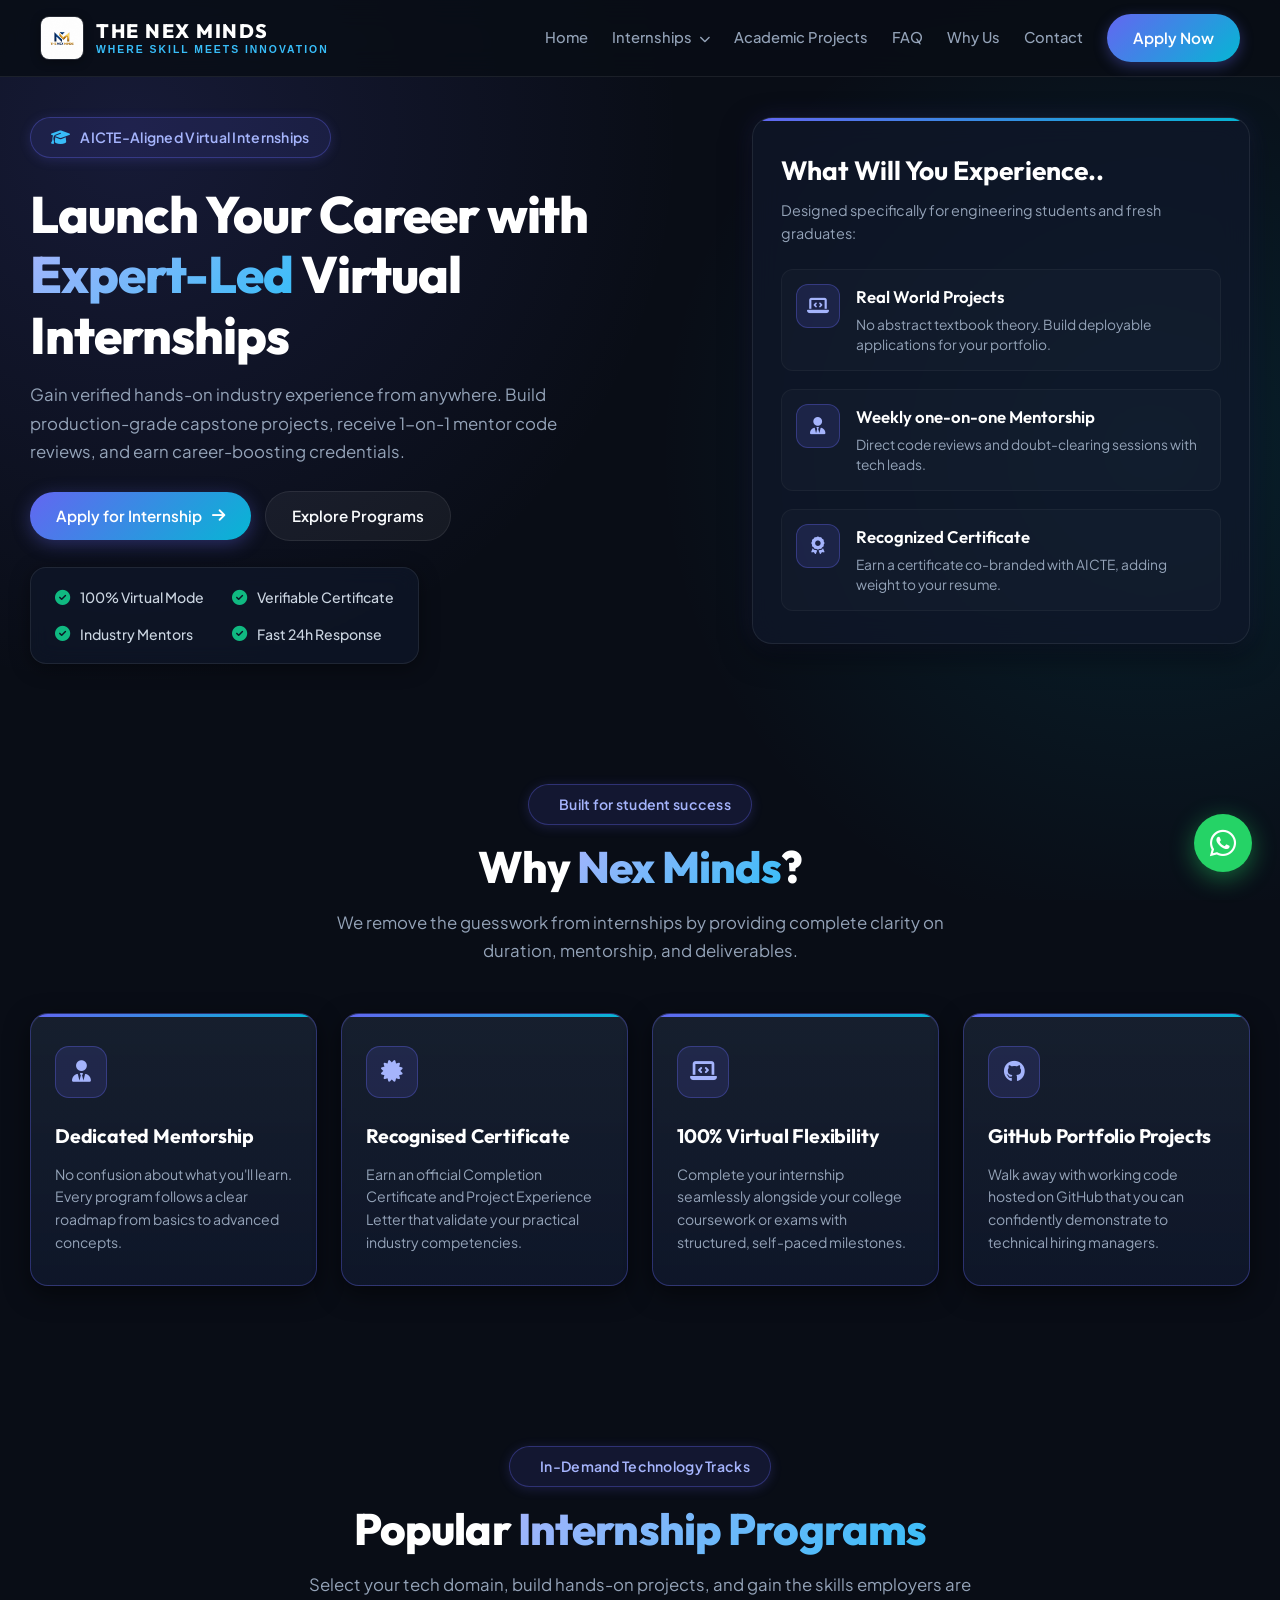
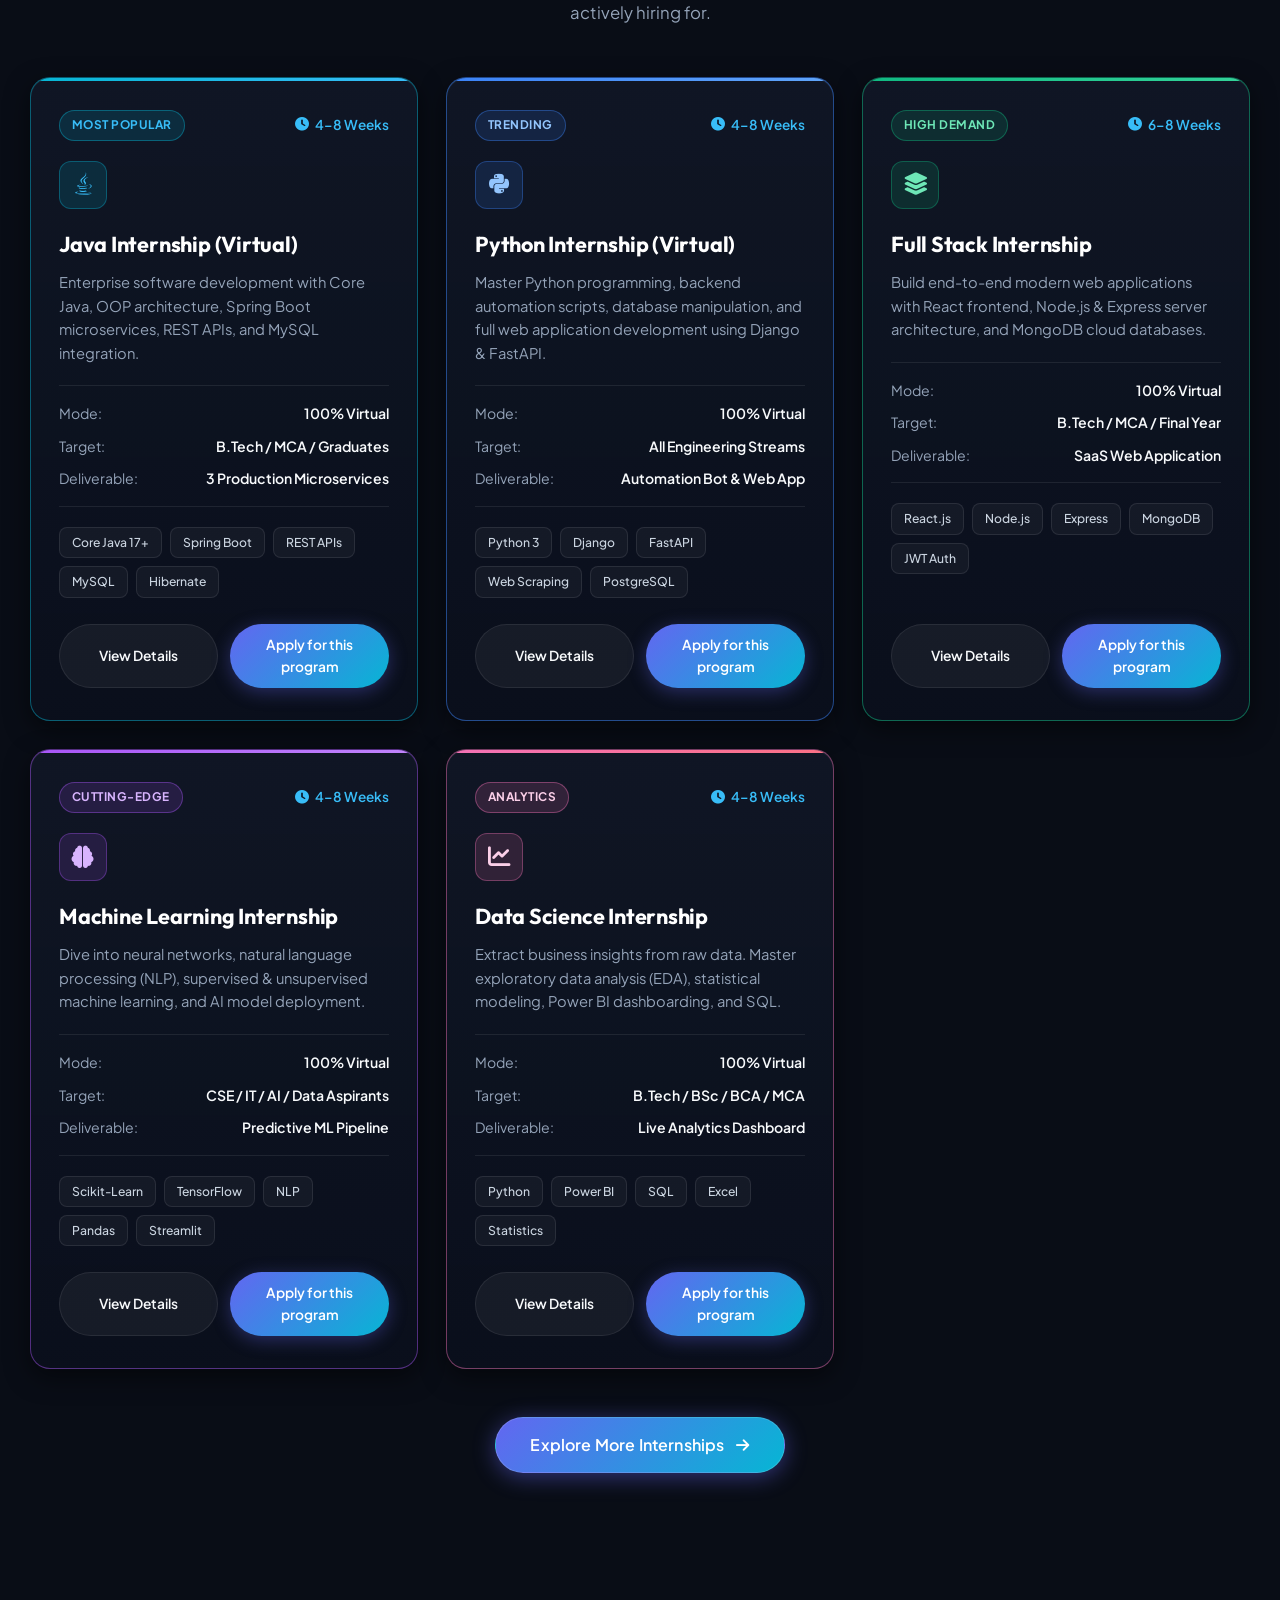
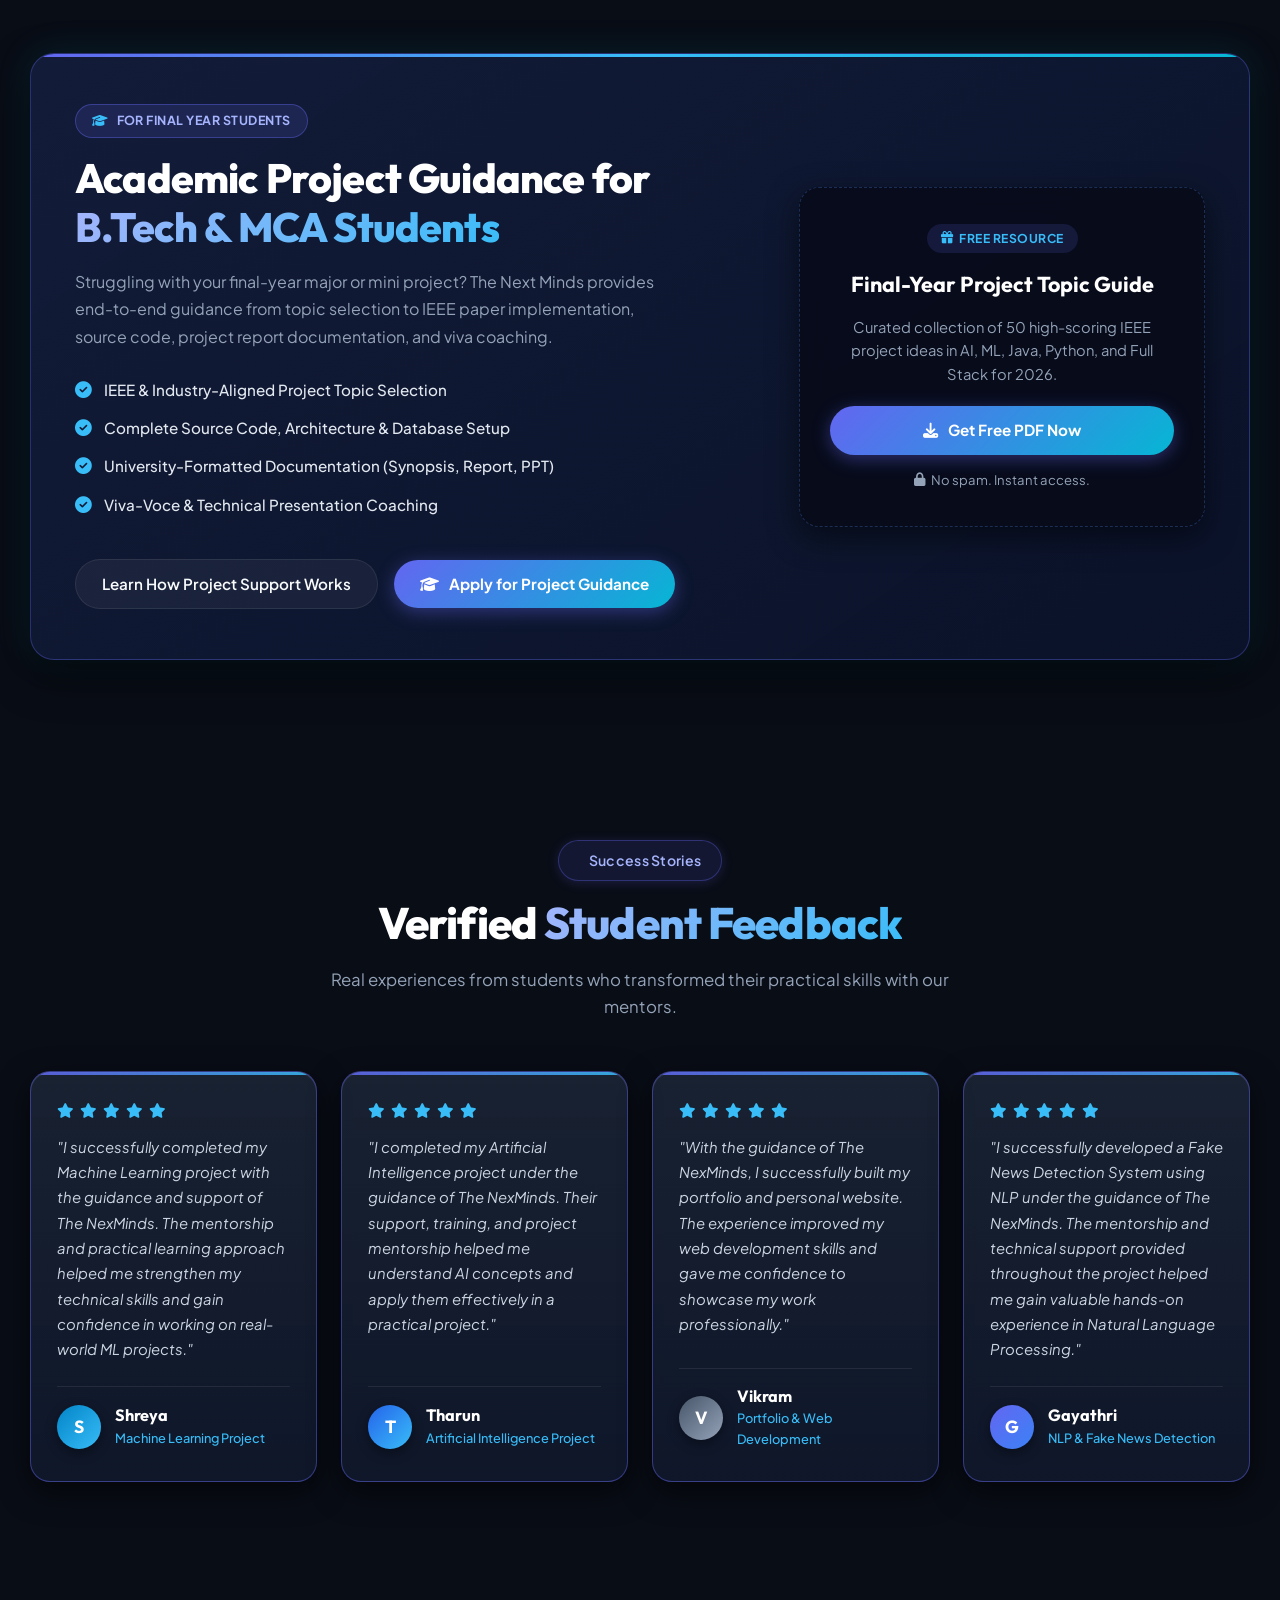
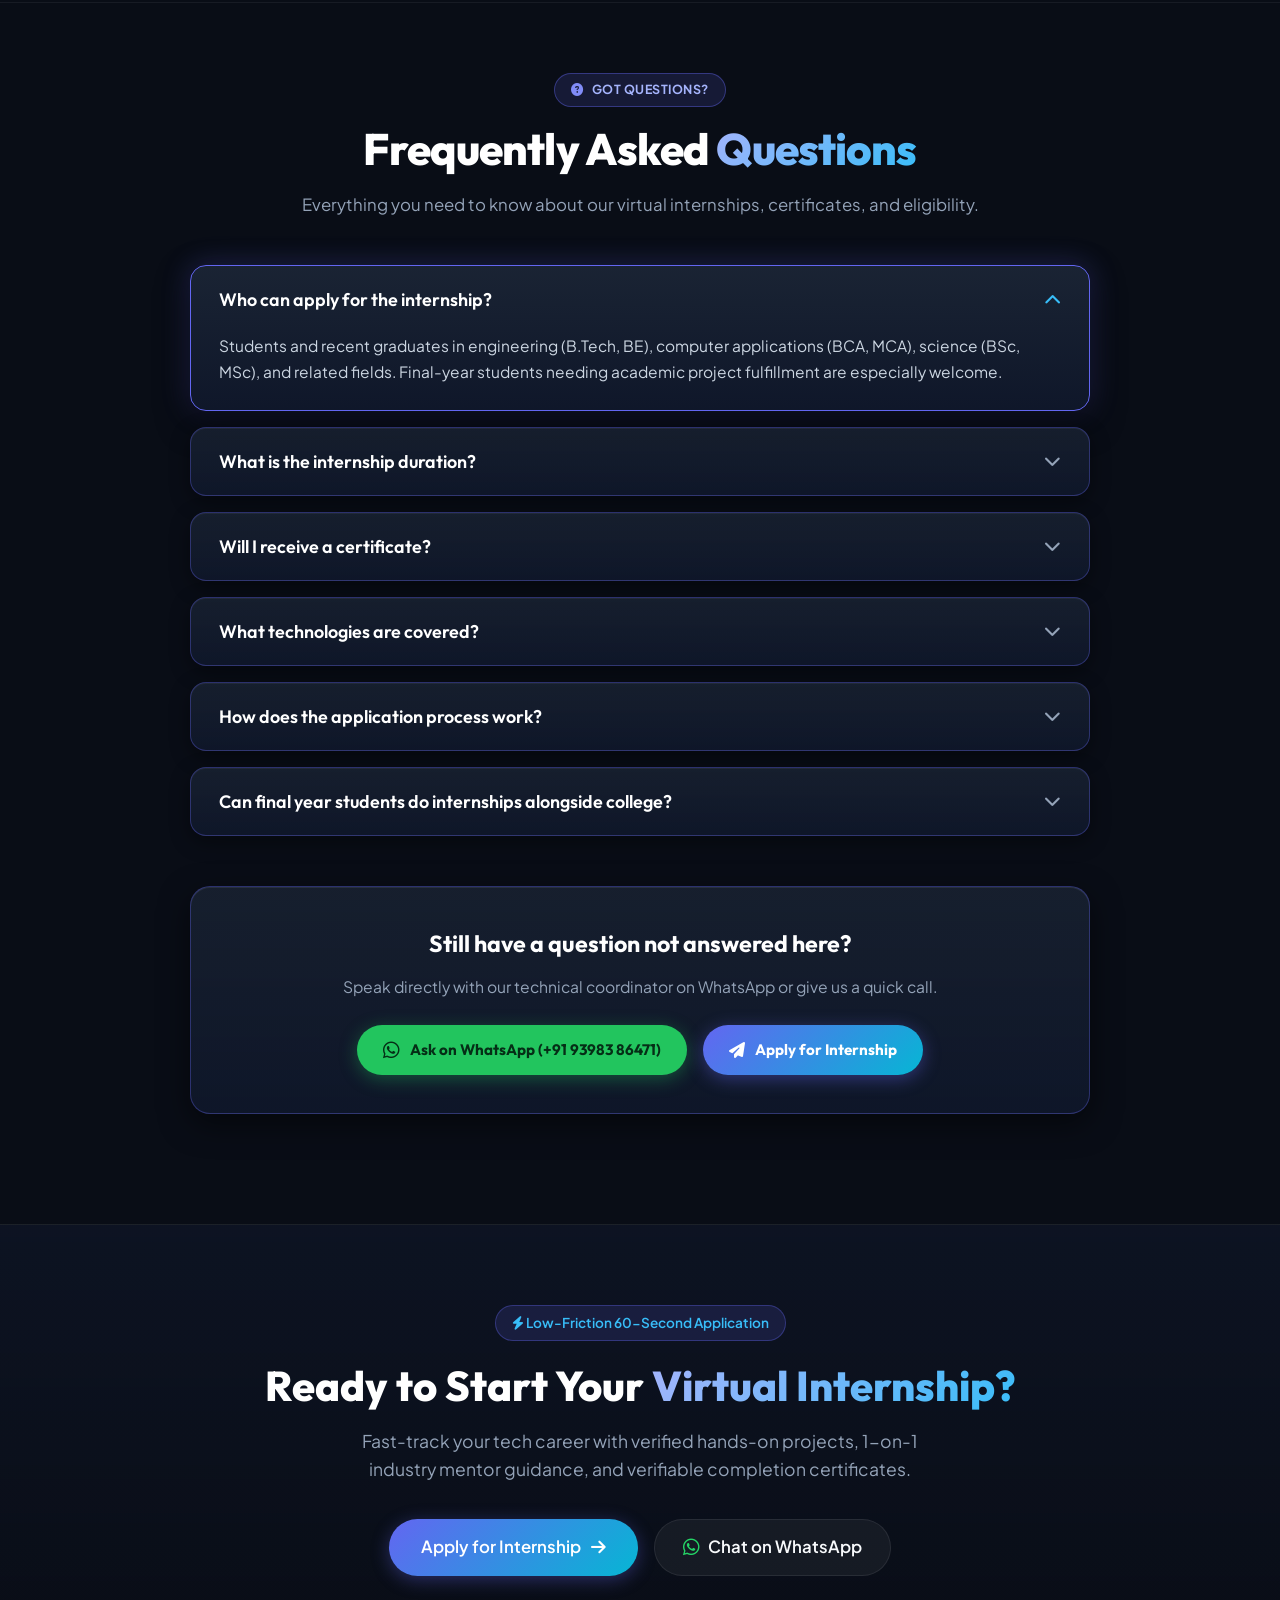
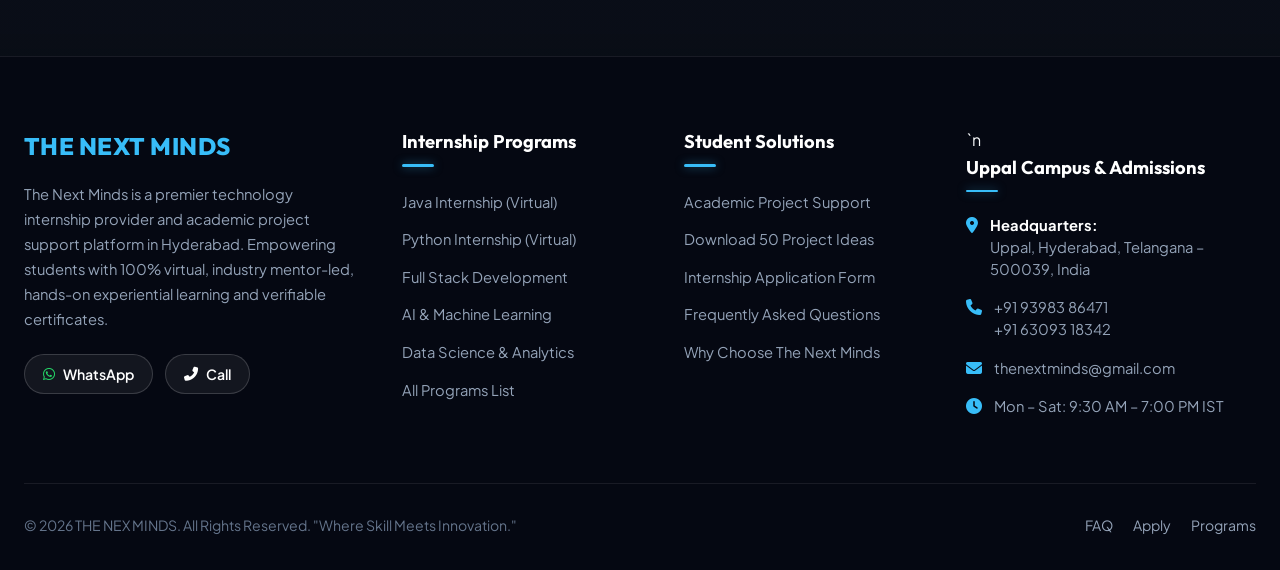
<file: index.html>
<!DOCTYPE html>
<html lang="en">

<head>
    <meta charset="UTF-8">
    <meta name="viewport" content="width=device-width, initial-scale=1.0">
    <title>The Nex Minds - Where Skills Meet Innovation</title>
    <!-- Google Fonts for modern typography -->
    <link rel="preconnect" href="https://fonts.googleapis.com">
    <link rel="preconnect" href="https://fonts.gstatic.com" crossorigin>
    <link
        href="https://fonts.googleapis.com/css2?family=Outfit:wght@400;500;600;700;800&family=Plus+Jakarta+Sans:wght@400;500;600;700&display=swap"
        rel="stylesheet">
    <!-- FontAwesome for icons -->
    <link rel="stylesheet" href="https://cdnjs.cloudflare.com/ajax/libs/font-awesome/6.5.1/css/all.min.css">
    <!-- Favicon -->
    <link rel="icon" type="image/jpeg" href="Nm.jpeg">
    <link rel="apple-touch-icon" href="Nm.jpeg">
    <!-- Cache buster query string ensures the latest CSS loads immediately -->
    <link rel="stylesheet" href="style.css?v=38.0">
</head>

<body class="main_body">
    <!-- Navbar -->
    <header class="navbar">
        <a href="#home" class="navbar-left">
            <img src="Nm.jpeg" alt="The Nex Minds Logo" class="logo">
            <div class="brand-text">
                <span class="brand-title">THE NEX MINDS</span>
                <span class="brand-subtitle">WHERE SKILL MEETS INNOVATION</span>
            </div>
        </a>

        <nav class="navbar-right">
            <a href="#home" class="box">Home</a>
            <div class="nav-dropdown">
                <a href="internships/" class="box">Internships <i class="fas fa-chevron-down nav-chevron-down"></i></a>
                <div class="nav-dropdown-menu">
                    <a href="internships/java/"><i class="fab fa-java icon-java-color"></i> Java Internship</a>
                    <a href="internships/python/"><i class="fab fa-python icon-python-color"></i> Python Internship</a>
                    <a href="internships/full-stack/"><i class="fas fa-layer-group icon-fullstack-color"></i> Full Stack Internship</a>
                    <a href="internships/ai-ml/"><i class="fas fa-brain icon-aiml-color"></i> AI & ML Internship</a>
                    <a href="internships/data-science/"><i class="fas fa-chart-line icon-datascience-color"></i> Data Science Internship</a>
                    <a href="internships/" class="dropdown-view-all">View All Programs &rarr;</a>
                </div>
            </div>
            <a href="academic-projects/" class="box">Academic Projects</a>
            <a href="faq/" class="box">FAQ</a>
            <a href="#why-us" class="box">Why Us</a>
            <a href="#contact" class="box">Contact</a>
            <a class="button btn-nav" href="apply/">Apply Now</a>
        </nav>
    </header>

    <!-- Hero / Main Body -->
    <main class="mainbody" id="home">
        <!-- Left Side: Hero content -->
        <div class="hero-left">
            <!-- 1. AICTE-Aligned Virtual Internships in a Box -->
            <div class="ex-box">
                <i class="fas fa-graduation-cap"></i>
                <span>AICTE-Aligned Virtual Internships</span>
            </div>

            <!-- 2. Subject, Description & Action Buttons -->
            <div class="subject">
                <h1>Launch Your Career with <span class="gradient-text">Expert-Led</span> Virtual Internships</h1>
                <p>Gain verified hands-on industry experience from anywhere. Build production-grade capstone projects,
                    receive 1-on-1 mentor code reviews, and earn career-boosting credentials.</p>
                <div class="btn-group">
                    <a href="apply/" class="button btn-primary"><span>Apply for Internship</span><i class="fas fa-arrow-right"></i></a><a href="internships/" class="button btn-secondary">Explore Programs</a>
                </div>
            </div>

            <!-- 3. Trust Strip in a Box -->
            <div class="hero-trust-box">
                <div class="trust-grid">
                    <div class="trust-item">
                        <i class="fas fa-check-circle"></i>
                        <span>100% Virtual Mode</span>
                    </div>
                    <div class="trust-item">
                        <i class="fas fa-check-circle"></i>
                        <span>Verifiable Certificate</span>
                    </div>
                    <div class="trust-item">
                        <i class="fas fa-check-circle"></i>
                        <span>Industry Mentors</span>
                    </div>
                    <div class="trust-item">
                        <i class="fas fa-check-circle"></i>
                        <span>Fast 24h Response</span>
                    </div>
                </div>
            </div>
        </div>

        <!-- Right Side: What Will You Experience Box -->
        <div class="experience-card">
            <h2>What Will You Experience..</h2>
            <h4>Designed specifically for engineering students and fresh graduates:</h4>

            <div class="experience-list">
                <div class="experience-item">
                    <div class="item-icon"><i class="fas fa-laptop-code"></i></div>
                    <div class="item-text">
                        <h3>Real World Projects</h3>
                        <p>No abstract textbook theory. Build deployable applications for your portfolio.</p>
                    </div>
                </div>

                <div class="experience-item">
                    <div class="item-icon"><i class="fas fa-user-tie"></i></div>
                    <div class="item-text">
                        <h3>Weekly one-on-one Mentorship</h3>
                        <p>Direct code reviews and doubt-clearing sessions with tech leads.</p>
                    </div>
                </div>

                <div class="experience-item">
                    <div class="item-icon"><i class="fas fa-award"></i></div>
                    <div class="item-text">
                        <h3>Recognized Certificate</h3>
                        <p>Earn a certificate co-branded with AICTE, adding weight to your resume.</p>
                    </div>
                </div>
            </div>
        </div>
    </main>

    <!-- Why Next Minds Section -->

    <section class="why-section" id="why-us">
        <div class="why-container">
            <center>
                <div class="why-header">
                    <div class="ex-box">
                        <i class="fas fa-sparkles"></i>
                        <span>Built for student success</span>
                    </div>
                    <h2 class="why-title">Why <span class="gradient-text">Nex Minds</span>?</h2>
                    <p class="why-subtitle">We remove the guesswork from internships by providing complete clarity on
                        duration, mentorship, and deliverables.</p>
                </div>
            </center>
            <div class="cards-grid">
                <div class="why-card">
                    <div class="cards-icon">
                        <i class="fas fa-user-tie"></i>
                    </div>
                    <h3>Dedicated Mentorship</h3>
                    <p>No confusion about what you'll learn. Every program follows a clear roadmap from basics to
                        advanced concepts.</p>
                </div>
                <div class="why-card">
                    <div class="cards-icon">
                        <i class="fas fa-certificate"></i>
                    </div>
                    <h3>Recognised Certificate</h3>
                    <p>Earn an official Completion Certificate and Project Experience Letter that validate your
                        practical industry competencies.</p>
                </div>

                <!-- Card 3 -->
                <div class="why-card">
                    <div class="cards-icon">
                        <i class="fas fa-laptop-code"></i>
                    </div>
                    <h3>100% Virtual Flexibility</h3>
                    <p>Complete your internship seamlessly alongside your college coursework or exams with structured,
                        self-paced milestones.</p>
                </div>

                <!-- Card 4 -->
                <div class="why-card">
                    <div class="cards-icon">
                        <i class="fab fa-github"></i>
                    </div>
                    <h3>GitHub Portfolio Projects</h3>
                    <p>Walk away with working code hosted on GitHub that you can confidently demonstrate to technical
                        hiring managers.</p>
                </div>
            </div>
        </div>
    </section>
    <!-- Popular Internship Programs Section -->
    <section class="internship-programs" id="internship">
        <div class="intern-container">
            <div class="internship-program-header">
                <div class="ex-box">
                    <i class="fas fa-sparkles"></i>
                    <span>In-Demand Technology Tracks</span>
                </div>
                <h2 class="internship_program-title">Popular <span class="gradient-text">Internship Programs</span></h2>
                <p class="internship_program-subtitle">Select your tech domain, build hands-on projects, and gain the
                    skills employers are actively hiring for.</p>
            </div>

            <div class="programs-grid">
                <!-- 1. Java Internship -->
                <div class="program-card">
                    <div class="program-top-meta">
                        <span class="program-badge badge-amber">Most Popular</span>
                        <span class="program-duration"><i class="fas fa-clock"></i> 4–8 Weeks</span>
                    </div>
                    <div class="program-icon icon-java"><i class="fab fa-java"></i></div>
                    <h3 class="program-title">Java Internship (Virtual)</h3>
                    <p class="program-desc">Enterprise software development with Core Java, OOP architecture, Spring
                        Boot microservices, REST APIs, and MySQL integration.</p>
                    <div class="program-specs">
                        <div class="spec-item"><span>Mode:</span> <strong>100% Virtual</strong></div>
                        <div class="spec-item"><span>Target:</span> <strong>B.Tech / MCA / Graduates</strong></div>
                        <div class="spec-item"><span>Deliverable:</span> <strong>3 Production Microservices</strong>
                        </div>
                    </div>
                    <div class="program-skills-tags">
                        <span class="skill-tag">Core Java 17+</span>
                        <span class="skill-tag">Spring Boot</span>
                        <span class="skill-tag">REST APIs</span>
                        <span class="skill-tag">MySQL</span>
                        <span class="skill-tag">Hibernate</span>
                    </div>
                    <div class="program-card-actions">
                        <a href="internships/java/" class="button btn-secondary btn-sm">View Details</a><a href="apply/?program=java" class="button btn-primary btn-sm">Apply for this program</a>
                    </div>
                </div>

                <!-- 2. Python Internship -->
                <div class="program-card">
                    <div class="program-top-meta">
                        <span class="program-badge badge-blue">Trending</span>
                        <span class="program-duration"><i class="fas fa-clock"></i> 4–8 Weeks</span>
                    </div>
                    <div class="program-icon icon-python"><i class="fab fa-python"></i></div>
                    <h3 class="program-title" id="details-python">Python Internship (Virtual)</h3>
                    <p class="program-desc">Master Python programming, backend automation scripts, database
                        manipulation, and full web application development using Django & FastAPI.</p>
                    <div class="program-specs">
                        <div class="spec-item"><span>Mode:</span> <strong>100% Virtual</strong></div>
                        <div class="spec-item"><span>Target:</span> <strong>All Engineering Streams</strong></div>
                        <div class="spec-item"><span>Deliverable:</span> <strong>Automation Bot & Web App</strong></div>
                    </div>
                    <div class="program-skills-tags">
                        <span class="skill-tag">Python 3</span>
                        <span class="skill-tag">Django</span>
                        <span class="skill-tag">FastAPI</span>
                        <span class="skill-tag">Web Scraping</span>
                        <span class="skill-tag">PostgreSQL</span>
                    </div>
                    <div class="program-card-actions">
                        <a href="internships/python/" class="button btn-secondary btn-sm">View Details</a><a href="apply/?program=python" class="button btn-primary btn-sm">Apply for this program</a>
                    </div>
                </div>

                <!-- 3. Full Stack Internship -->
                <div class="program-card">
                    <div class="program-top-meta">
                        <span class="program-badge badge-emerald">High Demand</span>
                        <span class="program-duration"><i class="fas fa-clock"></i> 6–8 Weeks</span>
                    </div>
                    <div class="program-icon icon-fullstack"><i class="fas fa-layer-group"></i></div>
                    <h3 class="program-title" id="details-fullstack">Full Stack Internship</h3>
                    <p class="program-desc">Build end-to-end modern web applications with React frontend, Node.js &
                        Express server architecture, and MongoDB cloud databases.</p>
                    <div class="program-specs">
                        <div class="spec-item"><span>Mode:</span> <strong>100% Virtual</strong></div>
                        <div class="spec-item"><span>Target:</span> <strong>B.Tech / MCA / Final Year</strong></div>
                        <div class="spec-item"><span>Deliverable:</span> <strong>SaaS Web Application</strong></div>
                    </div>
                    <div class="program-skills-tags">
                        <span class="skill-tag">React.js</span>
                        <span class="skill-tag">Node.js</span>
                        <span class="skill-tag">Express</span>
                        <span class="skill-tag">MongoDB</span>
                        <span class="skill-tag">JWT Auth</span>
                    </div>
                    <div class="program-card-actions">
                        <a href="internships/full-stack/" class="button btn-secondary btn-sm">View Details</a><a href="apply/?program=full-stack" class="button btn-primary btn-sm">Apply for this program</a>
                    </div>
                </div>
                <!-- 4. Machine Learning Internship -->
                <div class="program-card">
                    <div class="program-top-meta">
                        <span class="program-badge badge-purple">Cutting-Edge</span>
                        <span class="program-duration"><i class="fas fa-clock"></i> 4–8 Weeks</span>
                    </div>
                    <div class="program-icon icon-ml"><i class="fas fa-brain"></i></div>
                    <h3 class="program-title" id="details-ml">Machine Learning Internship</h3>
                    <p class="program-desc">Dive into neural networks, natural language processing (NLP), supervised &
                        unsupervised machine learning, and AI model deployment.</p>
                    <div class="program-specs">
                        <div class="spec-item"><span>Mode:</span> <strong>100% Virtual</strong></div>
                        <div class="spec-item"><span>Target:</span> <strong>CSE / IT / AI / Data Aspirants</strong>
                        </div>
                        <div class="spec-item"><span>Deliverable:</span> <strong>Predictive ML Pipeline</strong></div>
                    </div>
                    <div class="program-skills-tags">
                        <span class="skill-tag">Scikit-Learn</span>
                        <span class="skill-tag">TensorFlow</span>
                        <span class="skill-tag">NLP</span>
                        <span class="skill-tag">Pandas</span>
                        <span class="skill-tag">Streamlit</span>
                    </div>
                    <div class="program-card-actions">
                        <a href="internships/ai-ml/" class="button btn-secondary btn-sm">View Details</a><a href="apply/?program=ai-ml" class="button btn-primary btn-sm">Apply for this program</a>
                    </div>
                </div>

                <!-- 5. Data Science Internship -->
                <div class="program-card">
                    <div class="program-top-meta">
                        <span class="program-badge badge-pink">Analytics</span>
                        <span class="program-duration"><i class="fas fa-clock"></i> 4–8 Weeks</span>
                    </div>
                    <div class="program-icon icon-analytics"><i class="fas fa-chart-line"></i></div>
                    <h3 class="program-title" id="details-ds">Data Science Internship</h3>
                    <p class="program-desc">Extract business insights from raw data. Master exploratory data analysis
                        (EDA), statistical modeling, Power BI dashboarding, and SQL.</p>
                    <div class="program-specs">
                        <div class="spec-item"><span>Mode:</span> <strong>100% Virtual</strong></div>
                        <div class="spec-item"><span>Target:</span> <strong>B.Tech / BSc / BCA / MCA</strong></div>
                        <div class="spec-item"><span>Deliverable:</span> <strong>Live Analytics Dashboard</strong></div>
                    </div>
                    <div class="program-skills-tags">
                        <span class="skill-tag">Python</span>
                        <span class="skill-tag">Power BI</span>
                        <span class="skill-tag">SQL</span>
                        <span class="skill-tag">Excel</span>
                        <span class="skill-tag">Statistics</span>
                    </div>
                    <div class="program-card-actions">
                        <a href="internships/data-science/" class="button btn-secondary btn-sm">View Details</a><a href="apply/?program=data-science" class="button btn-primary btn-sm">Apply for this program</a>
                    </div>
                </div>
            </div>

            <!-- Centered Explore More CTA -->
            <div class="programs-explore-cta">
                <a href="internships/" class="button btn-primary btn-explore">
                    <span>Explore More Internships</span>
                    <i class="fas fa-arrow-right"></i>
                </a>
            </div>
        </div>
    </section>

    <!-- Academic Project Support Section -->
    <section class="academic-section" id="academic-projects">
        <div class="academic-container">
            <div class="academic-highlight-box">
                <!-- Left Details -->
                <div class="academic-left">
                    <div class="badge-gold">
                        <i class="fas fa-graduation-cap"></i>
                        <span>FOR FINAL YEAR STUDENTS</span>
                    </div>
                    <h2 class="academic-title">
                        Academic Project Guidance for <span class="gold-gradient-text">B.Tech & MCA Students</span>
                    </h2>
                    <p class="academic-desc">
                        Struggling with your final-year major or mini project? The Next Minds provides end-to-end
                        guidance
                        from topic selection to IEEE paper implementation, source code, project report documentation,
                        and viva coaching.
                    </p>

                    <ul class="academic-features-list">
                        <li><i class="fas fa-check-circle"></i> IEEE & Industry-Aligned Project Topic Selection</li>
                        <li><i class="fas fa-check-circle"></i> Complete Source Code, Architecture & Database Setup</li>
                        <li><i class="fas fa-check-circle"></i> University-Formatted Documentation (Synopsis, Report,
                            PPT)</li>
                        <li><i class="fas fa-check-circle"></i> Viva-Voce & Technical Presentation Coaching</li>
                    </ul>

                    <div class="academic-actions">
                        <a href="academic-projects/" class="button btn-secondary">Learn How Project Support Works</a><a href="apply/?program=academic-projects" class="button btn-gold"><i class="fas fa-graduation-cap"></i> Apply for Project Guidance</a>
                    </div>
                </div>

                <!-- Right Magnet Card -->
                <div class="magnet-card">
                    <span class="magnet-badge"><i class="fas fa-gift"></i> Free Resource</span>
                    <h3 class="magnet-title">Final-Year Project Topic Guide</h3>
                    <p class="magnet-desc">
                        Curated collection of 50 high-scoring IEEE project ideas in AI, ML, Java, Python, and Full Stack
                        for 2026.
                    </p>
                    <a href="#get-pdf" class="button btn-gold btn-full">
                        <i class="fas fa-download"></i> Get Free PDF Now
                    </a>
                    <div class="magnet-footer">
                        <i class="fas fa-lock"></i> No spam. Instant access.
                    </div>
                </div>
            </div>
        </div>
    </section>

    <!-- Verified Student Feedback / Success Stories Section -->
    <section class="success-stories" id="success-stories">
        <div class="stories-container">
            <div class="success-stories-header">
                <div class="ex-box">
                    <i class="fas fa-sparkles"></i>
                    <span>Success Stories</span>
                </div>
                <h2 class="success-stories-title">Verified <span class="gradient-text">Student Feedback</span></h2>
                <p class="success-stories-subtitle">Real experiences from students who transformed their practical
                    skills with our mentors.</p>
            </div>

            <div class="testimonial-grid">
                <!-- Card 1: Shreya -->
                <div class="testimonial-card">
                    <div>
                        <div class="testimonial-stars">
                            <i class="fas fa-star"></i><i class="fas fa-star"></i><i class="fas fa-star"></i><i
                                class="fas fa-star"></i><i class="fas fa-star"></i>
                        </div>
                        <p class="testimonial-text">
                            "I successfully completed my Machine Learning project with the guidance and support of The
                            NexMinds. The mentorship and practical learning approach helped me strengthen my technical
                            skills and gain confidence in working on real-world ML projects."
                        </p>
                    </div>
                    <div class="testimonial-author">
                        <div class="author-avatar avatar-gold">S</div>
                        <div class="author-info">
                            <h4>Shreya</h4>
                            <span>Machine Learning Project</span>
                        </div>
                    </div>
                </div>

                <!-- Card 2: Tharun -->
                <div class="testimonial-card">
                    <div>
                        <div class="testimonial-stars">
                            <i class="fas fa-star"></i><i class="fas fa-star"></i><i class="fas fa-star"></i><i
                                class="fas fa-star"></i><i class="fas fa-star"></i>
                        </div>
                        <p class="testimonial-text">
                            "I completed my Artificial Intelligence project under the guidance of The NexMinds. Their
                            support, training, and project mentorship helped me understand AI concepts and apply them
                            effectively in a practical project."
                        </p>
                    </div>
                    <div class="testimonial-author">
                        <div class="author-avatar avatar-blue">T</div>
                        <div class="author-info">
                            <h4>Tharun</h4>
                            <span>Artificial Intelligence Project</span>
                        </div>
                    </div>
                </div>

                <!-- Card 3: Vikram -->
                <div class="testimonial-card">
                    <div>
                        <div class="testimonial-stars">
                            <i class="fas fa-star"></i><i class="fas fa-star"></i><i class="fas fa-star"></i><i
                                class="fas fa-star"></i><i class="fas fa-star"></i>
                        </div>
                        <p class="testimonial-text">
                            "With the guidance of The NexMinds, I successfully built my portfolio and personal website.
                            The experience improved my web development skills and gave me confidence to showcase my work
                            professionally."
                        </p>
                    </div>
                    <div class="testimonial-author">
                        <div class="author-avatar avatar-slate">V</div>
                        <div class="author-info">
                            <h4>Vikram</h4>
                            <span>Portfolio & Web Development</span>
                        </div>
                    </div>
                </div>

                <!-- Card 4: Gayathri -->
                <div class="testimonial-card">
                    <div>
                        <div class="testimonial-stars">
                            <i class="fas fa-star"></i><i class="fas fa-star"></i><i class="fas fa-star"></i><i
                                class="fas fa-star"></i><i class="fas fa-star"></i>
                        </div>
                        <p class="testimonial-text">
                            "I successfully developed a Fake News Detection System using NLP under the guidance of The
                            NexMinds. The mentorship and technical support provided throughout the project helped me
                            gain valuable hands-on experience in Natural Language Processing."
                        </p>
                    </div>
                    <div class="testimonial-author">
                        <div class="author-avatar avatar-amber">G</div>
                        <div class="author-info">
                            <h4>Gayathri</h4>
                            <span>NLP & Fake News Detection</span>
                        </div>
                    </div>
                </div>
            </div>
        </div>
    </section>

    <!-- Frequently Asked Questions (FAQ) Section -->
    <section class="faq-section" id="faq">
        <div class="faq-container">
            <div class="faq-header">
                <div class="badge-faq">
                    <i class="fas fa-circle-question"></i>
                    <span>Got Questions?</span>
                </div>
                <h2 class="faq-title">Frequently Asked <span class="gradient-text">Questions</span></h2>
                <p class="faq-subtitle">Everything you need to know about our virtual internships, certificates, and
                    eligibility.</p>
            </div>

            <div class="faq-list">
                <!-- FAQ Item 1 (Active/Expanded by default) -->
                <div class="faq-item active">
                    <button class="faq-question" type="button">
                        <span>Who can apply for the internship?</span>
                        <i class="fas fa-chevron-down faq-icon"></i>
                    </button>
                    <div class="faq-answer">
                        <p>Students and recent graduates in engineering (B.Tech, BE), computer applications (BCA, MCA),
                            science (BSc, MSc), and related fields. Final-year students needing academic project
                            fulfillment are especially welcome.</p>
                    </div>
                </div>

                <!-- FAQ Item 2 -->
                <div class="faq-item">
                    <button class="faq-question" type="button">
                        <span>What is the internship duration?</span>
                        <i class="fas fa-chevron-down faq-icon"></i>
                    </button>
                    <div class="faq-answer">
                        <p>Programs typically run between 4 to 8 weeks depending on the selected track and depth of the
                            capstone project. Exact duration and module outlines are detailed on each individual program
                            page.</p>
                    </div>
                </div>

                <!-- FAQ Item 3 -->
                <div class="faq-item">
                    <button class="faq-question" type="button">
                        <span>Will I receive a certificate?</span>
                        <i class="fas fa-chevron-down faq-icon"></i>
                    </button>
                    <div class="faq-answer">
                        <p>Yes. Upon successful completion of tasks and your capstone project evaluation, you receive an
                            official, verifiable Internship Certificate and Project Completion Letter from The Next
                            Minds.</p>
                    </div>
                </div>

                <!-- FAQ Item 4 -->
                <div class="faq-item">
                    <button class="faq-question" type="button">
                        <span>What technologies are covered?</span>
                        <i class="fas fa-chevron-down faq-icon"></i>
                    </button>
                    <div class="faq-answer">
                        <p>We provide focused tracks in Java (Spring Boot, REST APIs), Python (Django, Automation), Full
                            Stack (MERN, React, Node.js), AI & Machine Learning, Data Science, Cybersecurity, Cloud, and
                            SAP. See our dedicated program pages for tools and curriculum.</p>
                    </div>
                </div>

                <!-- FAQ Item 5 -->
                <div class="faq-item">
                    <button class="faq-question" type="button">
                        <span>How does the application process work?</span>
                        <i class="fas fa-chevron-down faq-icon"></i>
                    </button>
                    <div class="faq-answer">
                        <p>Click "Apply for Internship", submit the quick application form with your details and chosen
                            track. Our admissions team will review your application and contact you within 24 hours via
                            phone or WhatsApp with onboarding details.</p>
                    </div>
                </div>

                <!-- FAQ Item 6 -->
                <div class="faq-item">
                    <button class="faq-question" type="button">
                        <span>Can final year students do internships alongside college?</span>
                        <i class="fas fa-chevron-down faq-icon"></i>
                    </button>
                    <div class="faq-answer">
                        <p>Yes, absolutely. The virtual mode is specifically structured to offer scheduling flexibility.
                            Many students combine our virtual internships with their final-year academic project
                            requirements.</p>
                    </div>
                </div>
            </div>

            <!-- FAQ Quick Action Box: Still Have Questions -->
            <div class="faq-footer-cta">
                <h3>Still have a question not answered here?</h3>
                <p>Speak directly with our technical coordinator on WhatsApp or give us a quick call.</p>
                <div class="faq-cta-actions">
                    <a href="https://wa.me/919398386471?text=Hi%20The%20Next%20Minds%2C%20I%20have%20a%20question%20regarding%20the%20internships."
                        class="btn-whatsapp-pill" target="_blank" rel="noopener">
                        <i class="fab fa-whatsapp"></i>
                        <span>Ask on WhatsApp (+91 93983 86471)</span>
                    </a>
                    <a href="apply/" class="btn-gold-pill">
                        <i class="fas fa-paper-plane"></i>
                        <span>Apply for Internship</span>
                    </a>
                </div>
            </div>
        </div>
    </section>

    <!-- JavaScript for Accordion Interactions -->
    <script>
        document.addEventListener('DOMContentLoaded', function () {
            const faqItems = document.querySelectorAll('.faq-item');
            faqItems.forEach(item => {
                const questionBtn = item.querySelector('.faq-question');
                if (questionBtn) {
                    questionBtn.addEventListener('click', () => {
                        const isActive = item.classList.contains('active');
                        // Close all items
                        faqItems.forEach(other => other.classList.remove('active'));
                        // Toggle clicked item
                        if (!isActive) {
                            item.classList.add('active');
                        }
                    });
                }
            });
        });
    </script>
    <!-- Final Conversion CTA Block (Section 7.2 of Report) -->
    <section class="final-cta-section">
        <div class="final-cta-container">
            <span class="badge final-cta-badge">
                <i class="fas fa-bolt"></i> Low-Friction 60-Second Application
            </span>
            <h2 class="final-cta-title">
                Ready to Start Your <span class="final-cta-title-highlight">Virtual Internship?</span>
            </h2>
            <p class="final-cta-desc">
                Fast-track your tech career with verified hands-on projects, 1-on-1 industry mentor guidance, and verifiable completion certificates.
            </p>
            <div class="final-cta-actions">
                <a href="apply/" class="button btn-primary final-cta-btn-apply">
                    <span>Apply for Internship</span>
                    <i class="fas fa-arrow-right"></i>
                </a>
                <a href="https://wa.me/919398386471?text=Hi%20The%20Next%20Minds%2C%20I%20am%20interested%20in%20the%20internship%20programs." target="_blank" rel="noopener" class="button btn-secondary final-cta-btn-whatsapp">
                    <i class="fab fa-whatsapp final-cta-whatsapp-icon"></i>
                    <span>Chat on WhatsApp</span>
                </a>
            </div>
        </div>
    </section>
    <!-- Footer / Contact Section -->
    <footer class="footer" id="contact">
        <div class="footer-container">
            <div class="footer-grid">
                <!-- Column 1: Brand & Overview -->
                <div class="footer-brand">
                    <div class="brand-heading">THE NEXT MINDS</div>
                    <p>
                        The Next Minds is a premier technology internship provider and academic project support platform
                        in Hyderabad.
                        Empowering students with 100% virtual, industry mentor-led, hands-on experiential learning and
                        verifiable certificates.
                    </p>
                    <div class="footer-brand-actions">
                        <a href="https://wa.me/919398386471" class="btn-footer-pill" target="_blank" rel="noopener">
                            <i class="fab fa-whatsapp" style="color: #25D366;"></i>
                            <span>WhatsApp</span>
                        </a>
                        <a href="tel:+919398386471" class="btn-footer-pill">
                            <i class="fas fa-phone-alt"></i>
                            <span>Call</span>
                        </a>
                    </div>
                </div>

                <!-- Column 2: Internship Programs -->
                <div class="footer-col">
                    <h4>Internship Programs</h4>
                    <ul class="footer-links">
                        <li><a href="internships/java/">Java Internship (Virtual)</a></li>
                        <li><a href="internships/python/">Python Internship (Virtual)</a></li>
                        <li><a href="internships/full-stack/">Full Stack Development</a></li>
                        <li><a href="internships/ai-ml/">AI & Machine Learning</a></li>
                        <li><a href="internships/data-science/">Data Science & Analytics</a></li>
                        <li><a href="internships/">All Programs List</a></li>
                    </ul>
                </div>

                <!-- Column 3: Student Solutions -->
                <div class="footer-col">
                    <h4>Student Solutions</h4>
                    <ul class="footer-links">
                        <li><a href="academic-projects/">Academic Project Support</a></li>
                        <li><a href="apply/?program=academic-projects">Download 50 Project Ideas</a></li>
                        <li><a href="apply/">Internship Application Form</a></li>
                        <li><a href="faq/">Frequently Asked Questions</a></li>
                        <li><a href="#why-us">Why Choose The Next Minds</a></li>
                    </ul>
                </div>

                <!-- Column 4: Uppal Campus & Admissions -->
                <div class="footer-col" id="apply">`n                    <h4>Uppal Campus & Admissions</h4>
                    <div class="footer-contact-item">
                        <i class="fas fa-map-marker-alt"></i>
                        <div>
                            <strong>Headquarters:</strong><br>
                            Uppal, Hyderabad, Telangana – 500039, India
                        </div>
                    </div>
                    <div class="footer-contact-item">
                        <i class="fas fa-phone"></i>
                        <div>
                            <a href="tel:+919398386471">+91 93983 86471</a><br>
                            <a href="tel:+916309318342">+91 63093 18342</a>
                        </div>
                    </div>
                    <div class="footer-contact-item">
                        <i class="fas fa-envelope"></i>
                        <div>
                            <a href="mailto:thenexminds@gmail.com">thenextminds@gmail.com</a>
                        </div>
                    </div>
                    <div class="footer-contact-item">
                        <i class="fas fa-clock"></i>
                        <div>
                            <span>Mon – Sat: 9:30 AM – 7:00 PM IST</span>
                        </div>
                    </div>
                </div>
            </div>

            <!-- Footer Bottom Strip -->
            <div class="footer-bottom">
                <div>
                    &copy; 2026 THE NEX MINDS. All Rights Reserved. "Where Skill Meets Innovation."
                </div>
                <div class="footer-bottom-links">
                    <a href="faq/">FAQ</a>
                    <a href="apply/">Apply</a>
                    <a href="internships/">Programs</a>
                </div>
            </div>
        </div>
    </footer>

    <!-- Floating WhatsApp Action Button -->
    <a href="https://wa.me/919398386471?text=Hi%20The%20NexMinds%2C%20I%20am%20interested%20in%20the%20internship%20programs."
        class="whatsapp-floating" target="_blank" rel="noopener noreferrer"
        aria-label="Chat with Admissions on WhatsApp">
        <i class="fab fa-whatsapp"></i>
    </a>
</body>

</html>
</file>
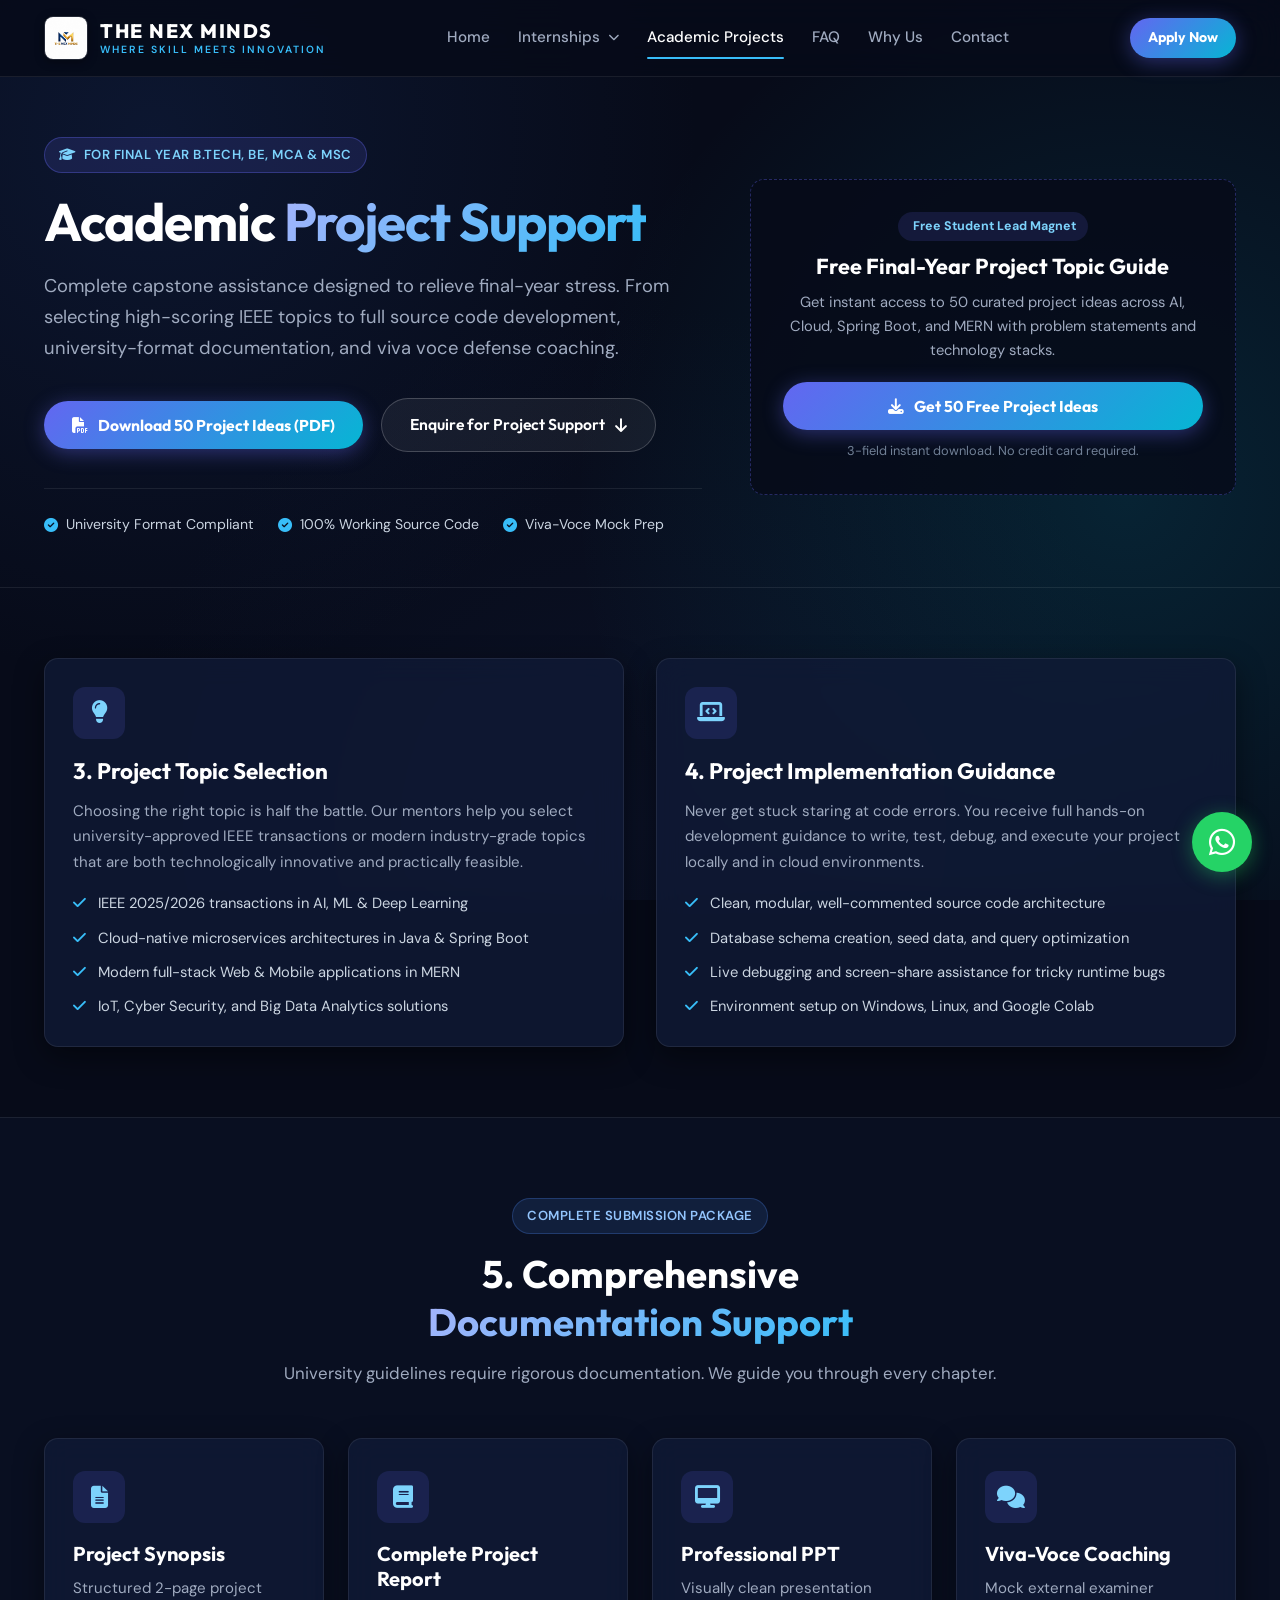
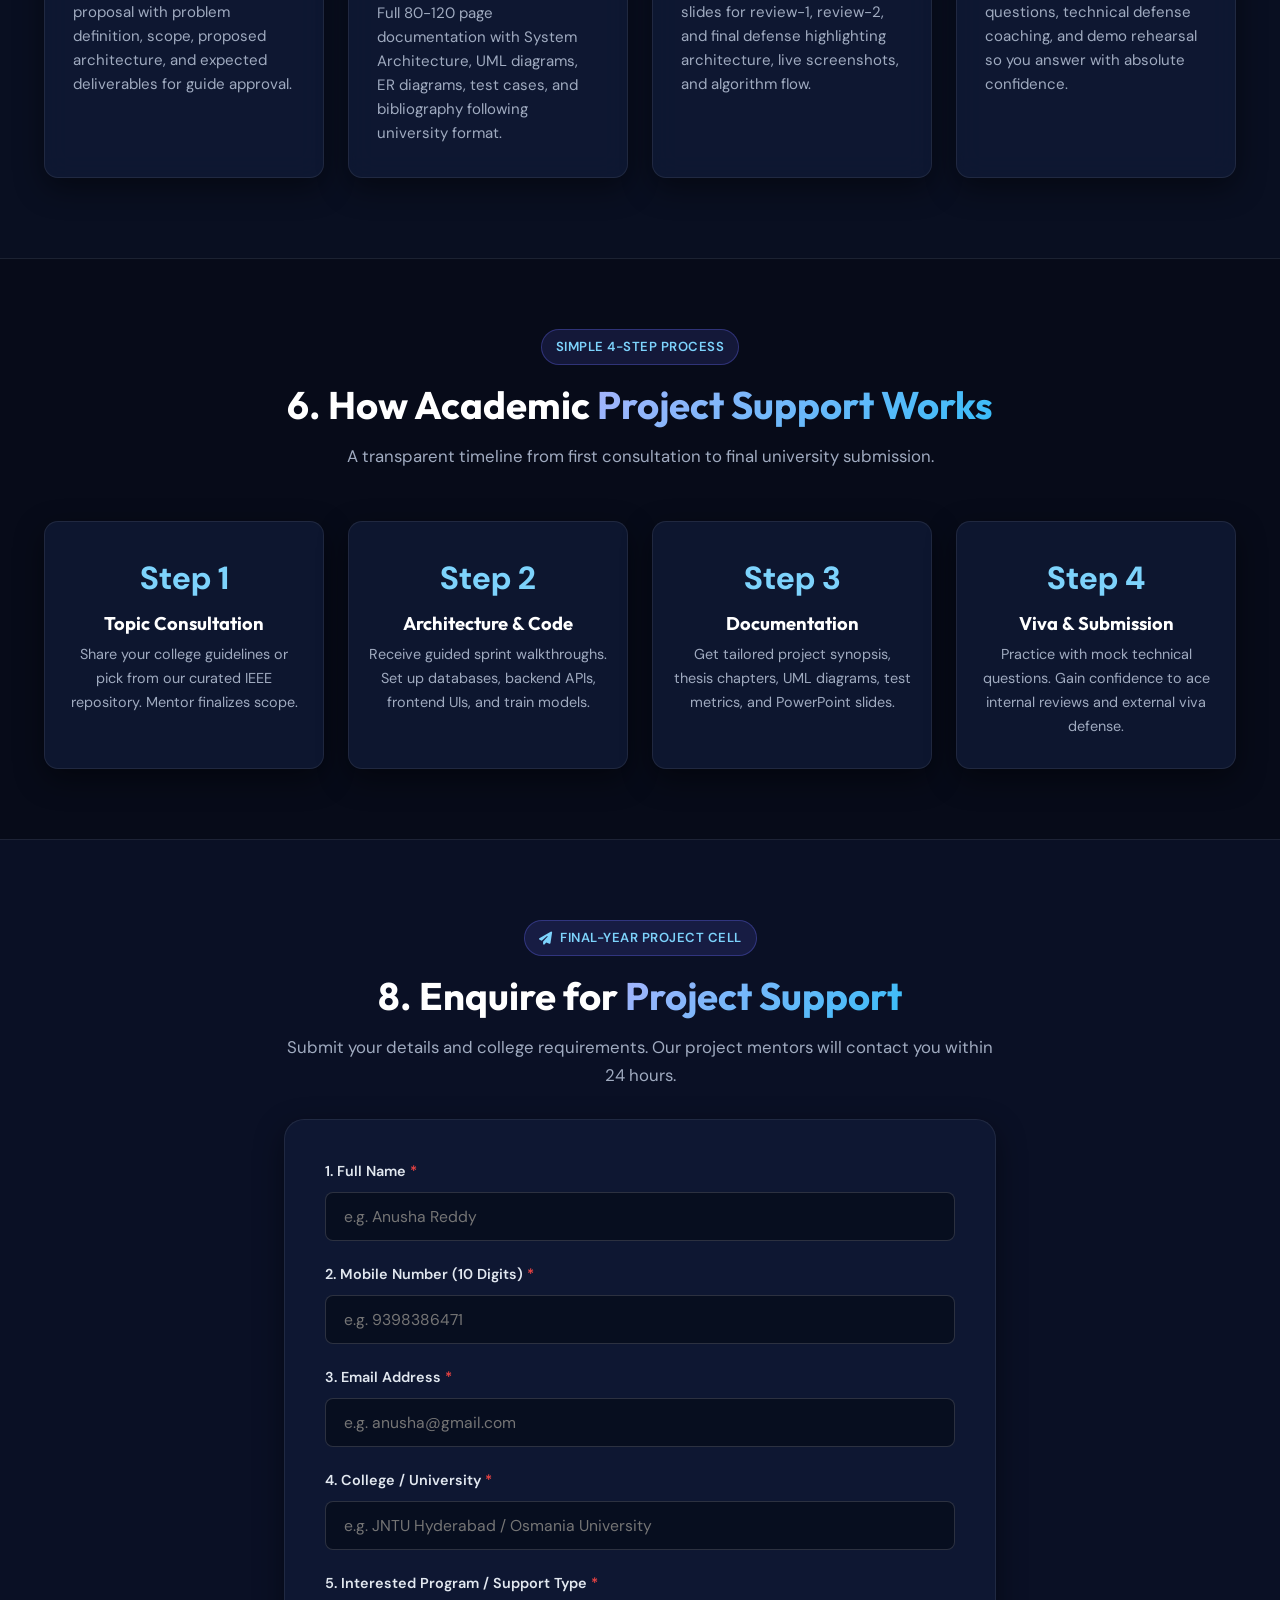
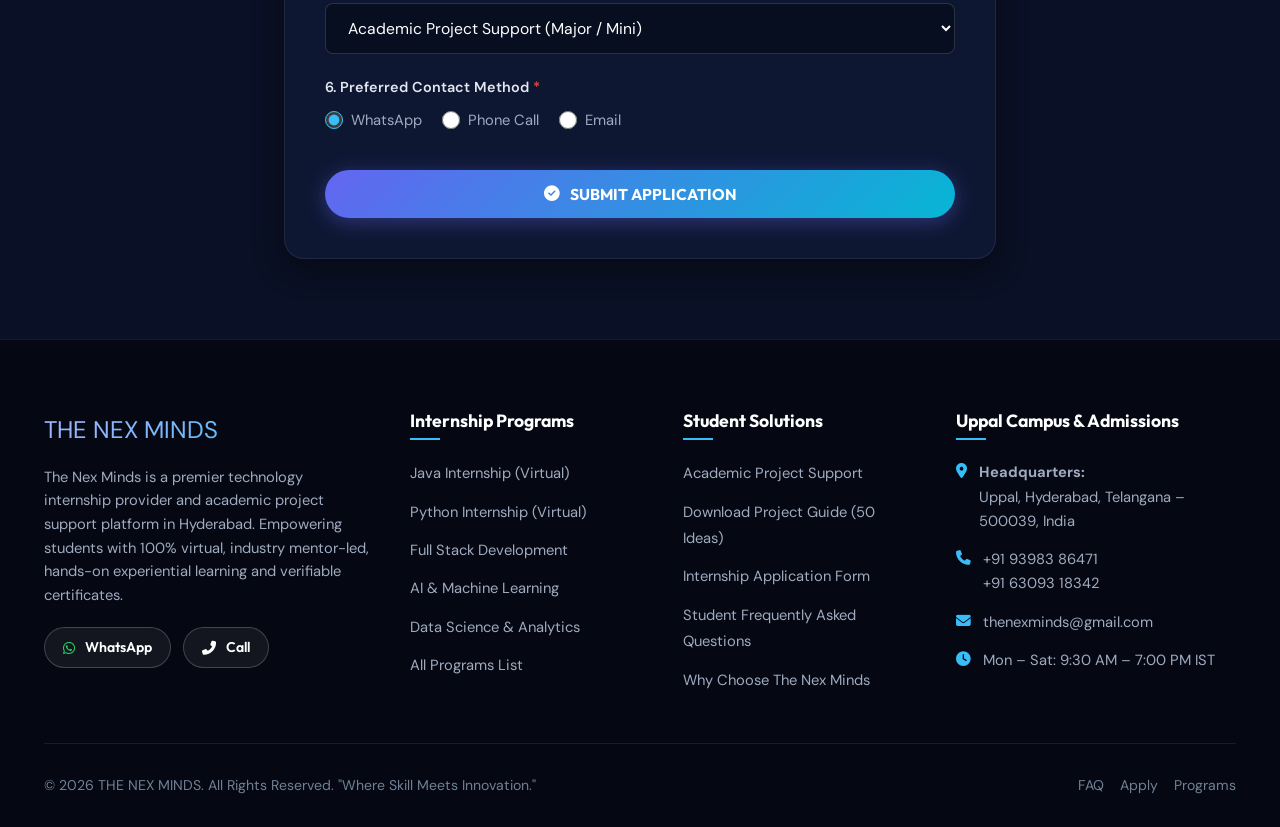
<file: academic-projects/index.html>
<!DOCTYPE html>
<html lang="en">
<head>
  <meta charset="UTF-8">
  <meta name="viewport" content="width=device-width, initial-scale=1.0">
  <title>Academic Project Support for B.Tech & MCA — The NexMinds Hyderabad</title>
  <meta name="description" content="End-to-end Academic Project Guidance for final-year engineering students. IEEE topics, implementation source code, thesis documentation, and viva coaching.">
  <meta name="keywords" content="Academic Project Support Hyderabad, Final Year Project Internship, B.Tech Final Year Projects, Project Topic Ideas, Major Project Support Uppal">
  <link rel="canonical" href="https://thenexminds.in/academic-projects/">

  <link rel="preconnect" href="https://fonts.googleapis.com">
  <link rel="preconnect" href="https://fonts.gstatic.com" crossorigin>
  <link href="https://fonts.googleapis.com/css2?family=DM+Sans:ital,opsz,wght@0,9..40,100..1000;1,9..40,100..1000&family=Outfit:wght@400;500;600;700;800&display=swap" rel="stylesheet">
  <link rel="stylesheet" href="https://cdnjs.cloudflare.com/ajax/libs/font-awesome/6.5.1/css/all.min.css">
  
  <!-- Favicon -->
  <link rel="icon" type="image/jpeg" href="../Nm.jpeg">
  <link rel="apple-touch-icon" href="../Nm.jpeg">
  <link rel="stylesheet" href="../css/style.css?v=3.0">
</head>
<body>

  
  <!-- Navigation Header -->
  <nav class="navbar" id="navbar">
    <div class="nav-container">
      <a href="../" class="logo-wrapper">
        <img src="../Nm.jpeg" alt="The Nex Minds Logo" class="logo">
        <div class="brand-text">
          <span class="brand-title">THE NEX MINDS</span>
          <span class="brand-subtitle">WHERE SKILL MEETS INNOVATION</span>
        </div>
      </a>

      <ul class="nav-links">
        <li><a href="../" class="">Home</a></li>
        <li class="nav-dropdown">
          <a href="../internships/" class="">Internships <i class="fas fa-chevron-down" style="font-size: 0.7rem; margin-left: 3px;"></i></a>
          <div class="nav-dropdown-menu">
            <a href="../internships/java/"><i class="fab fa-java" style="color:#38bdf8; margin-right:8px;"></i> Java Internship</a>
            <a href="../internships/python/"><i class="fab fa-python" style="color:#60A5FA; margin-right:8px;"></i> Python Internship</a>
            <a href="../internships/full-stack/"><i class="fas fa-layer-group" style="color:#10B981; margin-right:8px;"></i> Full Stack Internship</a>
            <a href="../internships/ai-ml/"><i class="fas fa-brain" style="color:#A78BFA; margin-right:8px;"></i> AI / ML Internship</a>
            <a href="../internships/data-science/"><i class="fas fa-chart-line" style="color:#F472B6; margin-right:8px;"></i> Data Science Internship</a>
            <a href="../internships/" style="border-top:1px solid rgba(255,255,255,0.08); font-weight:600; color:var(--gold-light) !important;">View All Programs &rarr;</a>
          </div>
        </li>
        <li><a href="../academic-projects/" class="active">Academic Projects</a></li>
        <li><a href="../faq/" class="">FAQ</a></li>
        <li><a href="../index.html#why-us">Why Us</a></li>
        <li><a href="../index.html#contact">Contact</a></li>
      </ul>

      <div class="nav-actions">
        <a href="../apply/" class="btn btn-primary btn-sm">Apply Now</a>
        <button class="mobile-nav-toggle" aria-label="Toggle Menu">
          <span></span>
          <span></span>
          <span></span>
        </button>
      </div>
    </div>
  </nav>

  <!-- Mobile Drawer -->
  <div class="mobile-menu-drawer">
    <a href="../">Home</a>
    <a href="../internships/">All Internship Programs</a>
    <a href="../internships/java/">&nbsp;&nbsp;• Java Internship (Virtual)</a>
    <a href="../internships/python/">&nbsp;&nbsp;• Python Internship (Virtual)</a>
    <a href="../internships/full-stack/">&nbsp;&nbsp;• Full Stack Internship (Virtual)</a>
    <a href="../internships/ai-ml/">&nbsp;&nbsp;• AI & ML Internship (Virtual)</a>
    <a href="../internships/data-science/">&nbsp;&nbsp;• Data Science Internship (Virtual)</a>
    <a href="../academic-projects/">Academic Project Support</a>
    <a href="../faq/">FAQ</a>
    <a href="../apply/" class="btn btn-primary" style="margin-top: 10px;">Apply for Internship</a>
  </div>


  <!-- 1. PAGE HEADING & 2. SHORT INTRODUCTION -->
  <section class="hero" style="padding: 60px 0 50px; border-bottom: 1px solid var(--border-glass);">
    <div class="container">
      <div class="hero-grid">
        <div>
          <span class="badge"><i class="fas fa-graduation-cap"></i> For Final Year B.Tech, BE, MCA & MSc</span>
          <h1 class="hero-title" style="margin-bottom: 16px;">
            Academic <span class="gradient-text">Project Support</span>
          </h1>
          <p class="hero-desc">
            Complete capstone assistance designed to relieve final-year stress. From selecting high-scoring IEEE topics to full source code development, university-format documentation, and viva voce defense coaching.
          </p>
          <div class="hero-actions">
            <button class="btn btn-primary" data-open-modal="guideModal">
              <i class="fas fa-file-pdf"></i> Download 50 Project Ideas (PDF)
            </button>
            <a href="#apply-now" class="btn btn-secondary">
              Enquire for Project Support <i class="fas fa-arrow-down"></i>
            </a>
          </div>
          <div class="hero-trust-strip">
            <div class="trust-item"><i class="fas fa-check-circle"></i> University Format Compliant</div>
            <div class="trust-item"><i class="fas fa-check-circle"></i> 100% Working Source Code</div>
            <div class="trust-item"><i class="fas fa-check-circle"></i> Viva-Voce Mock Prep</div>
          </div>
        </div>

        <div class="hero-card-visual">
          <div class="magnet-card" id="topic-guide">
            <span class="magnet-badge"><i class="fas fa-sparkles"></i> Free Student Lead Magnet</span>
            <h3 style="font-size: 1.35rem; margin-bottom: 10px;">Free Final-Year Project Topic Guide</h3>
            <p style="font-size: 0.92rem; margin-bottom: 20px;">
              Get instant access to 50 curated project ideas across AI, Cloud, Spring Boot, and MERN with problem statements and technology stacks.
            </p>
            <button class="btn btn-primary btn-full" data-open-modal="guideModal">
              <i class="fas fa-download"></i> Get 50 Free Project Ideas
            </button>
            <p style="font-size: 0.8rem; margin-top: 10px; color: var(--text-subtle);">
              3-field instant download. No credit card required.
            </p>
          </div>
        </div>
      </div>
    </div>
  </section>

  <!-- 3. PROJECT TOPIC SELECTION & 4. IMPLEMENTATION GUIDANCE -->
  <section style="padding: 70px 0;">
    <div class="container">
      <div class="grid-2">
        <div class="glass-card">
          <div class="why-icon"><i class="fas fa-lightbulb"></i></div>
          <h3 style="font-size: 1.4rem; margin-bottom: 14px;">3. Project Topic Selection</h3>
          <p style="font-size: 0.94rem; line-height: 1.7; margin-bottom: 16px;">
            Choosing the right topic is half the battle. Our mentors help you select university-approved IEEE transactions or modern industry-grade topics that are both technologically innovative and practically feasible.
          </p>
          <ul style="list-style: none; display: flex; flex-direction: column; gap: 10px; font-size: 0.92rem;">
            <li style="color:#CBD5E1;"><i class="fas fa-check" style="color:var(--gold-primary); margin-right:8px;"></i> IEEE 2025/2026 transactions in AI, ML & Deep Learning</li>
            <li style="color:#CBD5E1;"><i class="fas fa-check" style="color:var(--gold-primary); margin-right:8px;"></i> Cloud-native microservices architectures in Java & Spring Boot</li>
            <li style="color:#CBD5E1;"><i class="fas fa-check" style="color:var(--gold-primary); margin-right:8px;"></i> Modern full-stack Web & Mobile applications in MERN</li>
            <li style="color:#CBD5E1;"><i class="fas fa-check" style="color:var(--gold-primary); margin-right:8px;"></i> IoT, Cyber Security, and Big Data Analytics solutions</li>
          </ul>
        </div>

        <div class="glass-card">
          <div class="why-icon"><i class="fas fa-laptop-code"></i></div>
          <h3 style="font-size: 1.4rem; margin-bottom: 14px;">4. Project Implementation Guidance</h3>
          <p style="font-size: 0.94rem; line-height: 1.7; margin-bottom: 16px;">
            Never get stuck staring at code errors. You receive full hands-on development guidance to write, test, debug, and execute your project locally and in cloud environments.
          </p>
          <ul style="list-style: none; display: flex; flex-direction: column; gap: 10px; font-size: 0.92rem;">
            <li style="color:#CBD5E1;"><i class="fas fa-check" style="color:var(--gold-primary); margin-right:8px;"></i> Clean, modular, well-commented source code architecture</li>
            <li style="color:#CBD5E1;"><i class="fas fa-check" style="color:var(--gold-primary); margin-right:8px;"></i> Database schema creation, seed data, and query optimization</li>
            <li style="color:#CBD5E1;"><i class="fas fa-check" style="color:var(--gold-primary); margin-right:8px;"></i> Live debugging and screen-share assistance for tricky runtime bugs</li>
            <li style="color:#CBD5E1;"><i class="fas fa-check" style="color:var(--gold-primary); margin-right:8px;"></i> Environment setup on Windows, Linux, and Google Colab</li>
          </ul>
        </div>
      </div>
    </div>
  </section>

  <!-- 5. DOCUMENTATION SUPPORT -->
  <section style="background: rgba(13, 21, 45, 0.4); border-top: 1px solid var(--border-glass); border-bottom: 1px solid var(--border-glass);">
    <div class="container">
      <div class="section-header">
        <span class="badge badge-blue">Complete Submission Package</span>
        <h2 class="section-title">5. Comprehensive <span class="gradient-text">Documentation Support</span></h2>
        <p class="section-subtitle">University guidelines require rigorous documentation. We guide you through every chapter.</p>
      </div>

      <div class="grid-4">
        <div class="why-card glass-card">
          <div class="why-icon"><i class="fas fa-file-alt"></i></div>
          <h3 class="why-title">Project Synopsis</h3>
          <p class="why-desc">Structured 2-page project proposal with problem definition, scope, proposed architecture, and expected deliverables for guide approval.</p>
        </div>

        <div class="why-card glass-card">
          <div class="why-icon"><i class="fas fa-book"></i></div>
          <h3 class="why-title">Complete Project Report</h3>
          <p class="why-desc">Full 80-120 page documentation with System Architecture, UML diagrams, ER diagrams, test cases, and bibliography following university format.</p>
        </div>

        <div class="why-card glass-card">
          <div class="why-icon"><i class="fas fa-desktop"></i></div>
          <h3 class="why-title">Professional PPT</h3>
          <p class="why-desc">Visually clean presentation slides for review-1, review-2, and final defense highlighting architecture, live screenshots, and algorithm flow.</p>
        </div>

        <div class="why-card glass-card">
          <div class="why-icon"><i class="fas fa-comments"></i></div>
          <h3 class="why-title">Viva-Voce Coaching</h3>
          <p class="why-desc">Mock external examiner questions, technical defense coaching, and demo rehearsal so you answer with absolute confidence.</p>
        </div>
      </div>
    </div>
  </section>

  <!-- 6. HOW IT WORKS (4 STEPS) -->
  <section style="padding: 70px 0;">
    <div class="container">
      <div class="section-header">
        <span class="badge">Simple 4-Step Process</span>
        <h2 class="section-title">6. How Academic <span class="gradient-text">Project Support Works</span></h2>
        <p class="section-subtitle">A transparent timeline from first consultation to final university submission.</p>
      </div>

      <div class="grid-4" style="text-align: center;">
        <div class="glass-card" style="padding: 30px 20px;">
          <div style="font-size: 2rem; font-weight: 800; color: var(--gold-light); margin-bottom: 8px;">Step 1</div>
          <h4 style="font-size: 1.15rem; margin-bottom: 8px;">Topic Consultation</h4>
          <p style="font-size: 0.9rem;">Share your college guidelines or pick from our curated IEEE repository. Mentor finalizes scope.</p>
        </div>

        <div class="glass-card" style="padding: 30px 20px;">
          <div style="font-size: 2rem; font-weight: 800; color: var(--gold-light); margin-bottom: 8px;">Step 2</div>
          <h4 style="font-size: 1.15rem; margin-bottom: 8px;">Architecture & Code</h4>
          <p style="font-size: 0.9rem;">Receive guided sprint walkthroughs. Set up databases, backend APIs, frontend UIs, and train models.</p>
        </div>

        <div class="glass-card" style="padding: 30px 20px;">
          <div style="font-size: 2rem; font-weight: 800; color: var(--gold-light); margin-bottom: 8px;">Step 3</div>
          <h4 style="font-size: 1.15rem; margin-bottom: 8px;">Documentation</h4>
          <p style="font-size: 0.9rem;">Get tailored project synopsis, thesis chapters, UML diagrams, test metrics, and PowerPoint slides.</p>
        </div>

        <div class="glass-card" style="padding: 30px 20px;">
          <div style="font-size: 2rem; font-weight: 800; color: var(--gold-light); margin-bottom: 8px;">Step 4</div>
          <h4 style="font-size: 1.15rem; margin-bottom: 8px;">Viva & Submission</h4>
          <p style="font-size: 0.9rem;">Practice with mock technical questions. Gain confidence to ace internal reviews and external viva defense.</p>
        </div>
      </div>
    </div>
  </section>

  <!-- 8. ENQUIRE / APPLY CTA SECTION -->
  <section id="apply-now" style="background: rgba(13, 21, 45, 0.6); border-top: 1px solid var(--border-glass); padding: 80px 0;">
    <div class="container" style="max-width: 760px;">
      <div class="section-header" style="margin-bottom: 30px;">
        <span class="badge"><i class="fas fa-paper-plane"></i> Final-Year Project Cell</span>
        <h2 class="section-title">8. Enquire for <span class="gradient-text">Project Support</span></h2>
        <p class="section-subtitle">Submit your details and college requirements. Our project mentors will contact you within 24 hours.</p>
      </div>

      <div class="form-card" id="formWrapper">
        <form id="nexApplicationForm">
          <div class="form-group">
            <label class="form-label" for="fullName">1. Full Name <span class="req">*</span></label>
            <input type="text" id="fullName" name="fullName" class="form-input" placeholder="e.g. Anusha Reddy" required>
          </div>

          <div class="form-group">
            <label class="form-label" for="mobileNumber">2. Mobile Number (10 Digits) <span class="req">*</span></label>
            <input type="tel" id="mobileNumber" name="mobileNumber" class="form-input" placeholder="e.g. 9398386471" inputmode="numeric" pattern="[0-9]{10}" required>
          </div>

          <div class="form-group">
            <label class="form-label" for="email">3. Email Address <span class="req">*</span></label>
            <input type="email" id="email" name="email" class="form-input" placeholder="e.g. anusha@gmail.com" required>
          </div>

          <div class="form-group">
            <label class="form-label" for="college">4. College / University <span class="req">*</span></label>
            <input type="text" id="college" name="college" class="form-input" placeholder="e.g. JNTU Hyderabad / Osmania University" required>
          </div>

          <div class="form-group">
            <label class="form-label" for="interestedProgram">5. Interested Program / Support Type <span class="req">*</span></label>
            <select id="interestedProgram" name="interestedProgram" class="form-select" required>
              <option value="academic" selected>Academic Project Support (Major / Mini)</option>
              <option value="java">Java Internship + Project</option>
              <option value="python">Python Internship + Project</option>
              <option value="full-stack">Full Stack Internship + Project</option>
              <option value="ai-ml">AI & ML Internship + Project</option>
              <option value="data-science">Data Science Internship + Project</option>
              <option value="other">Other Query</option>
            </select>
          </div>

          <div class="form-group">
            <label class="form-label">6. Preferred Contact Method <span class="req">*</span></label>
            <div class="form-radio-group">
              <label class="radio-label">
                <input type="radio" name="preferredContact" value="WhatsApp" checked> WhatsApp
              </label>
              <label class="radio-label">
                <input type="radio" name="preferredContact" value="Call"> Phone Call
              </label>
              <label class="radio-label">
                <input type="radio" name="preferredContact" value="Email"> Email
              </label>
            </div>
          </div>

          <button type="submit" class="btn btn-primary btn-full" style="margin-top: 16px;">
            <i class="fas fa-check-circle"></i> SUBMIT APPLICATION
          </button>
        </form>
      </div>

      <!-- Thank you state -->
      <div class="thank-you-box" id="applicationThankYou">
        <div class="thank-you-icon"><i class="fas fa-check"></i></div>
        <h3 style="font-size: 1.5rem; margin-bottom: 10px;">Application Submitted Successfully!</h3>
        <p style="font-size: 1.05rem; color: #E2E8F0; margin-bottom: 24px;">
          Thank you for your enquiry. Our team will contact you within 24 hours.
        </p>
        <div style="background: rgba(7, 11, 25, 0.7); border: 1px solid var(--border-glass); border-radius: var(--radius-md); padding: 20px; margin-bottom: 24px;">
          <p style="font-size: 0.92rem; margin-bottom: 12px; color: var(--text-muted);">
            Need an urgent review of your synopsis or project topic proposal?
          </p>
          <a id="thankYouWhatsAppBtn" href="https://wa.me/919398386471?text=Hi%20The%20NexMinds%2C%20I%20enquired%20for%20Academic%20Project%20Support." 
             class="btn btn-whatsapp btn-full" target="_blank" rel="noopener">
            <i class="fab fa-whatsapp"></i> Chat with Project Head on WhatsApp (+91 93983 86471)
          </a>
        </div>
      </div>
    </div>
  </section>

  
  <!-- Footer -->
  <footer class="footer" id="contact">
    <div class="container">
      <div class="footer-grid">
        <div class="footer-brand">
          <div class="brand-text gradient-gold" style="font-size: 1.5rem; margin-bottom: 12px;">THE NEX MINDS</div>
          <p>
            The Nex Minds is a premier technology internship provider and academic project support platform in Hyderabad. 
            Empowering students with 100% virtual, industry mentor-led, hands-on experiential learning and verifiable certificates.
          </p>
          <div style="margin-top: 20px; display: flex; gap: 12px;">
            <a href="https://wa.me/919398386471" class="btn btn-secondary btn-sm" target="_blank" rel="noopener"><i class="fab fa-whatsapp" style="color:#25D366;"></i> WhatsApp</a>
            <a href="tel:+919398386471" class="btn btn-secondary btn-sm"><i class="fas fa-phone-alt"></i> Call</a>
          </div>
        </div>

        <div class="footer-col">
          <h4>Internship Programs</h4>
          <ul class="footer-links">
            <li><a href="../internships/java/">Java Internship (Virtual)</a></li>
            <li><a href="../internships/python/">Python Internship (Virtual)</a></li>
            <li><a href="../internships/full-stack/">Full Stack Development</a></li>
            <li><a href="../internships/ai-ml/">AI & Machine Learning</a></li>
            <li><a href="../internships/data-science/">Data Science & Analytics</a></li>
            <li><a href="../internships/">All Programs List</a></li>
          </ul>
        </div>

        <div class="footer-col">
          <h4>Student Solutions</h4>
          <ul class="footer-links">
            <li><a href="../academic-projects/">Academic Project Support</a></li>
            <li><a href="../academic-projects/#topic-guide">Download Project Guide (50 Ideas)</a></li>
            <li><a href="../apply/">Internship Application Form</a></li>
            <li><a href="../faq/">Student Frequently Asked Questions</a></li>
            <li><a href="../index.html#why-us">Why Choose The Nex Minds</a></li>
          </ul>
        </div>

        <div class="footer-col">
          <h4>Uppal Campus & Admissions</h4>
          <div class="footer-contact-item">
            <i class="fas fa-map-marker-alt"></i>
            <div>
              <strong>Headquarters:</strong><br>
              Uppal, Hyderabad, Telangana – 500039, India
            </div>
          </div>
          <div class="footer-contact-item">
            <i class="fas fa-phone"></i>
            <div>
              <a href="tel:+919398386471">+91 93983 86471</a><br>
              <a href="tel:+916309318342">+91 63093 18342</a>
            </div>
          </div>
          <div class="footer-contact-item">
            <i class="fas fa-envelope"></i>
            <div>
              <a href="mailto:thenexminds@gmail.com">thenexminds@gmail.com</a>
            </div>
          </div>
          <div class="footer-contact-item">
            <i class="fas fa-clock"></i>
            <div>
              <span>Mon – Sat: 9:30 AM – 7:00 PM IST</span>
            </div>
          </div>
        </div>
      </div>

      <div class="footer-bottom">
        <div>
          &copy; 2026 THE NEX MINDS. All Rights Reserved. "Where Skill Meets Innovation."
        </div>
        <div style="display:flex; gap:16px;">
          <a href="../faq/">FAQ</a>
          <a href="../apply/">Apply</a>
          <a href="../internships/">Programs</a>
        </div>
      </div>
    </div>
  </footer>

  <!-- Floating WhatsApp Button (Section 5.7 & 3.2) -->
  <a href="https://wa.me/919398386471?text=Hi%20The%20NexMinds%2C%20I%20am%20interested%20in%20the%20internship%20programs." 
     class="whatsapp-floating" 
     target="_blank" 
     rel="noopener noreferrer" 
     aria-label="Chat with Admissions on WhatsApp"
     data-source="floating_action_btn">
    <i class="fab fa-whatsapp"></i>
  </a>

  <!-- Lead Magnet Modal (Free Project Topic Guide - Section 3.1 & 7) -->
  <div class="modal-overlay" id="guideModal">
    <div class="modal-card">
      <button class="modal-close" aria-label="Close modal">&times;</button>
      <div id="guideFormContainer">
        <span class="magnet-badge"><i class="fas fa-file-download"></i> Instant PDF Download</span>
        <h3 style="font-size: 1.45rem; margin-bottom: 8px;">Download Free Project Topic Guide</h3>
        <p style="font-size: 0.92rem; margin-bottom: 22px;">Get curated 50 high-scoring IEEE and industry-ready final year project topic ideas across AI, Java, Python, and Full Stack.</p>
        
        <form id="guideDownloadForm">
          <div class="form-group">
            <label class="form-label" for="guideName">Full Name <span class="req">*</span></label>
            <input type="text" id="guideName" class="form-input" placeholder="e.g. Rahul Sharma" required>
          </div>
          <div class="form-group">
            <label class="form-label" for="guideEmail">Email Address <span class="req">*</span></label>
            <input type="email" id="guideEmail" class="form-input" placeholder="e.g. rahul@gmail.com" required>
          </div>
          <div class="form-group">
            <label class="form-label" for="guideCollege">College Name <span class="req">*</span></label>
            <input type="text" id="guideCollege" class="form-input" placeholder="e.g. JNTU Hyderabad / Osmania Univ" required>
          </div>
          <button type="submit" class="btn btn-primary btn-full" style="margin-top: 10px;">
            <i class="fas fa-download"></i> Get 50 Free Project Ideas
          </button>
        </form>
      </div>

      <div id="guideSuccessState" style="display: none; text-align: center; padding: 20px 10px;">
        <div class="thank-you-icon" style="margin: 0 auto 16px;"><i class="fas fa-check"></i></div>
        <h3 style="margin-bottom: 8px;">Guide Downloaded Successfully!</h3>
        <p style="font-size: 0.94rem; margin-bottom: 20px;">Your 50 Project Ideas guide has been initiated. Need help developing your chosen topic?</p>
        <a href="https://wa.me/919398386471?text=Hi%2C%20I%20downloaded%20the%2050%20Project%20Ideas%20guide%20and%20need%20mentorship%20support." 
           class="btn btn-whatsapp btn-full" target="_blank" rel="noopener">
          <i class="fab fa-whatsapp"></i> Chat with Project Mentor
        </a>
      </div>
    </div>
  </div>

  <!-- Scripts -->
  <script src="../js/analytics.js"></script>
  <script src="../js/main.js"></script>


</body>
</html>
</file>
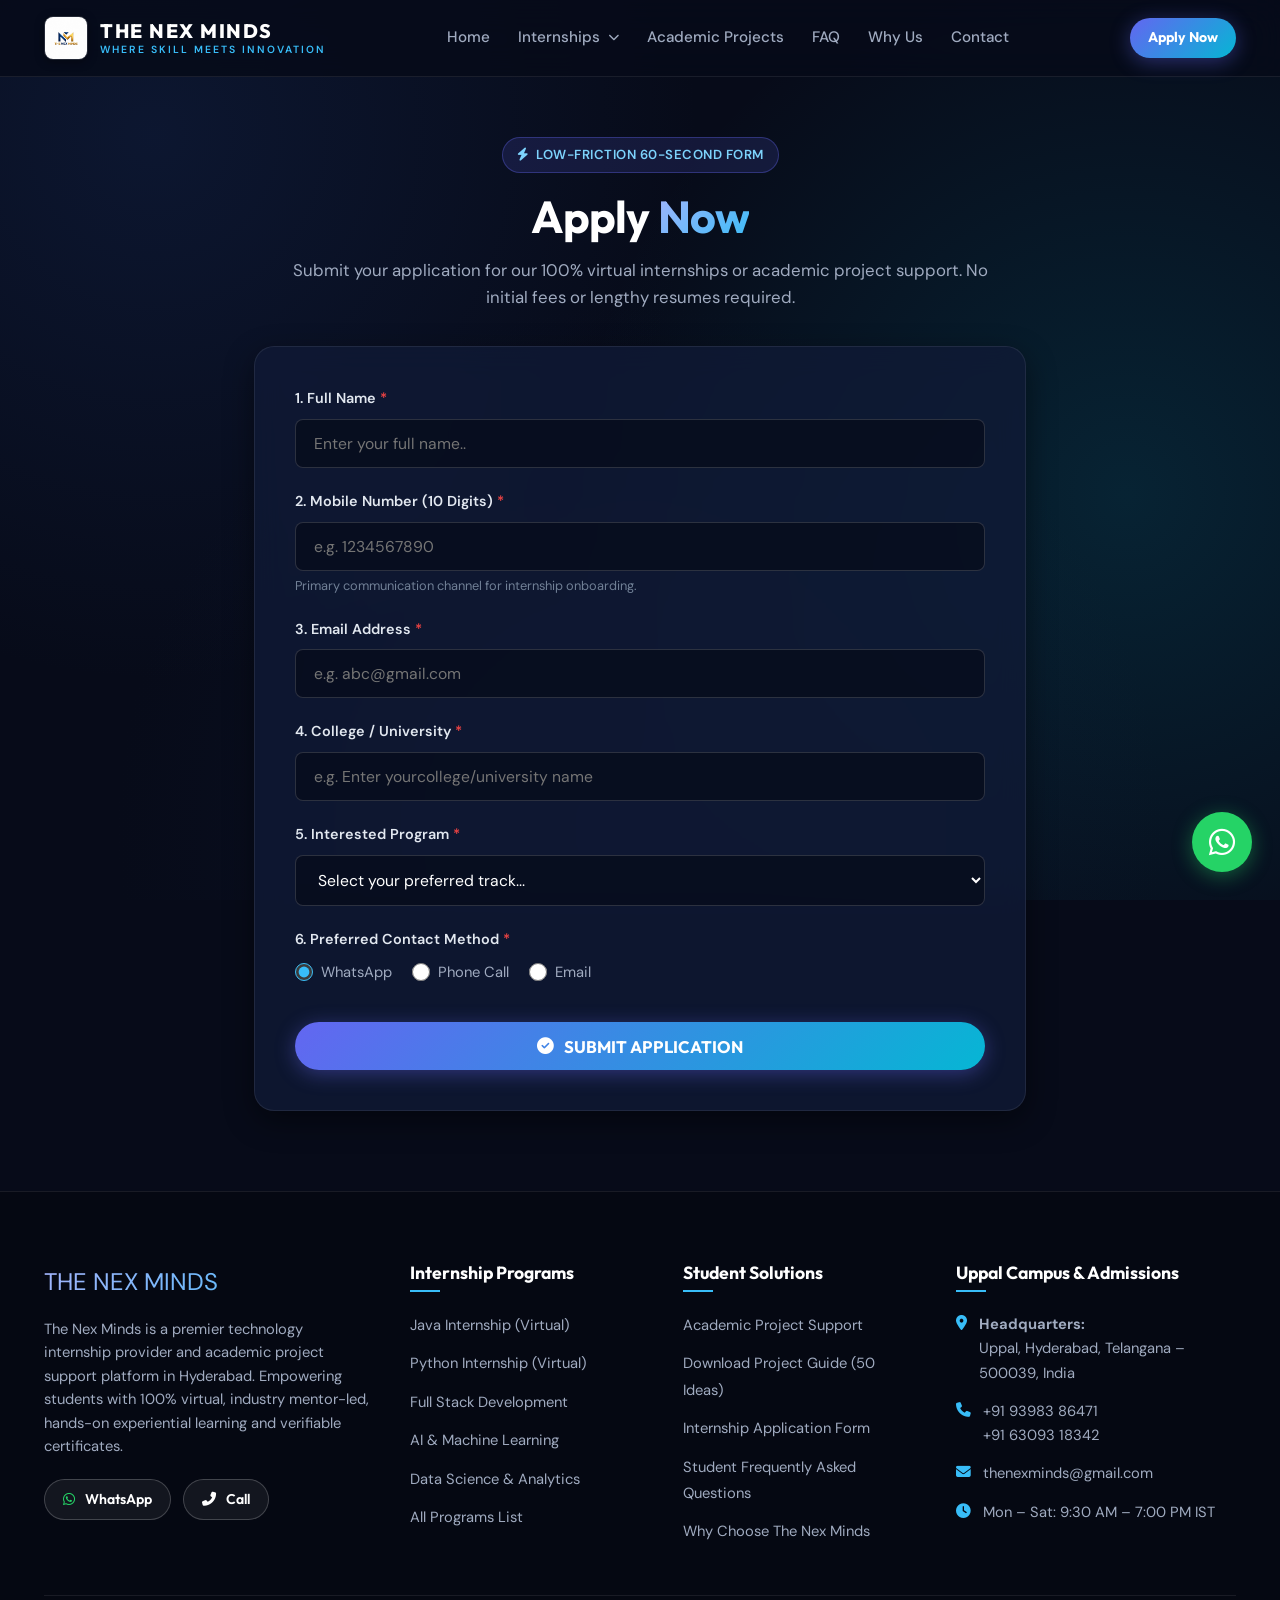
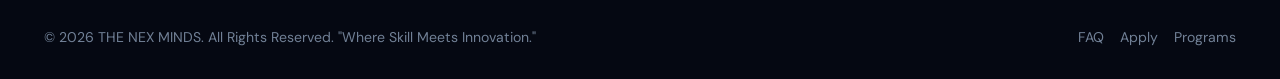
<file: apply/index.html>
<!DOCTYPE html>
<html lang="en">
<head>
  <meta charset="UTF-8">
  <meta name="viewport" content="width=device-width, initial-scale=1.0">
  <title>Apply for Virtual Internship — The NexMinds Admissions</title>
  <meta name="description" content="Apply for virtual internships in Java, Python, Full Stack, AI/ML, and Data Science. Fast 60-second application with 24-hour response guarantee.">
  <meta name="keywords" content="The NexMinds Apply, Virtual Internship Application, Online Internship Hyderabad, Apply Java Internship, Apply AI ML Internship">
  <link rel="canonical" href="https://thenexminds.in/apply/">

  <link rel="preconnect" href="https://fonts.googleapis.com">
  <link rel="preconnect" href="https://fonts.gstatic.com" crossorigin>
  <link href="https://fonts.googleapis.com/css2?family=DM+Sans:ital,opsz,wght@0,9..40,100..1000;1,9..40,100..1000&family=Outfit:wght@400;500;600;700;800&display=swap" rel="stylesheet">
  <link rel="stylesheet" href="https://cdnjs.cloudflare.com/ajax/libs/font-awesome/6.5.1/css/all.min.css">
  
  <!-- Favicon -->
  <link rel="icon" type="image/jpeg" href="../Nm.jpeg">
  <link rel="apple-touch-icon" href="../Nm.jpeg">
  <link rel="stylesheet" href="../css/style.css?v=3.0">
</head>
<body>

  
  <!-- Navigation Header -->
  <nav class="navbar" id="navbar">
    <div class="nav-container">
      <a href="../" class="logo-wrapper">
        <img src="../Nm.jpeg" alt="The Nex Minds Logo" class="logo">
        <div class="brand-text">
          <span class="brand-title">THE NEX MINDS</span>
          <span class="brand-subtitle">WHERE SKILL MEETS INNOVATION</span>
        </div>
      </a>

      <ul class="nav-links">
        <li><a href="../" class="">Home</a></li>
        <li class="nav-dropdown">
          <a href="../internships/" class="">Internships <i class="fas fa-chevron-down" style="font-size: 0.7rem; margin-left: 3px;"></i></a>
          <div class="nav-dropdown-menu">
            <a href="../internships/java/"><i class="fab fa-java" style="color:#38bdf8; margin-right:8px;"></i> Java Internship</a>
            <a href="../internships/python/"><i class="fab fa-python" style="color:#60A5FA; margin-right:8px;"></i> Python Internship</a>
            <a href="../internships/full-stack/"><i class="fas fa-layer-group" style="color:#10B981; margin-right:8px;"></i> Full Stack Internship</a>
            <a href="../internships/ai-ml/"><i class="fas fa-brain" style="color:#A78BFA; margin-right:8px;"></i> AI / ML Internship</a>
            <a href="../internships/data-science/"><i class="fas fa-chart-line" style="color:#F472B6; margin-right:8px;"></i> Data Science Internship</a>
            <a href="../internships/" style="border-top:1px solid rgba(255,255,255,0.08); font-weight:600; color:var(--gold-light) !important;">View All Programs &rarr;</a>
          </div>
        </li>
        <li><a href="../academic-projects/" class="">Academic Projects</a></li>
        <li><a href="../faq/" class="">FAQ</a></li>
        <li><a href="../index.html#why-us">Why Us</a></li>
        <li><a href="../index.html#contact">Contact</a></li>
      </ul>

      <div class="nav-actions">
        <a href="../apply/" class="btn btn-primary btn-sm">Apply Now</a>
        <button class="mobile-nav-toggle" aria-label="Toggle Menu">
          <span></span>
          <span></span>
          <span></span>
        </button>
      </div>
    </div>
  </nav>

  <!-- Mobile Drawer -->
  <div class="mobile-menu-drawer">
    <a href="../">Home</a>
    <a href="../internships/">All Internship Programs</a>
    <a href="../internships/java/">&nbsp;&nbsp;• Java Internship (Virtual)</a>
    <a href="../internships/python/">&nbsp;&nbsp;• Python Internship (Virtual)</a>
    <a href="../internships/full-stack/">&nbsp;&nbsp;• Full Stack Internship (Virtual)</a>
    <a href="../internships/ai-ml/">&nbsp;&nbsp;• AI & ML Internship (Virtual)</a>
    <a href="../internships/data-science/">&nbsp;&nbsp;• Data Science Internship (Virtual)</a>
    <a href="../academic-projects/">Academic Project Support</a>
    <a href="../faq/">FAQ</a>
    <a href="../apply/" class="btn btn-primary" style="margin-top: 10px;">Apply for Internship</a>
  </div>


  <!-- 1. PAGE HEADING & APPLICATION SECTION -->
  <section class="hero" style="padding: 60px 0 80px;">
    <div class="container" style="max-width: 820px;">
      <div class="section-header" style="margin-bottom: 34px;">
        <span class="badge"><i class="fas fa-bolt"></i> Low-Friction 60-Second Form</span>
        <h1 class="hero-title" style="font-size: 2.8rem; margin-bottom: 12px;">
          Apply <span class="gradient-text">Now</span>
        </h1>
        <p class="section-subtitle">
          Submit your application for our 100% virtual internships or academic project support. No initial fees or lengthy resumes required.
        </p>
      </div>

      <!-- Frictionless 6-Field Application Form -->
      <div class="form-card" id="formWrapper">
        <form id="nexApplicationForm">
          <div class="form-group">
            <label class="form-label" for="fullName">1. Full Name <span class="req">*</span></label>
            <input type="text" id="fullName" name="fullName" class="form-input" placeholder="Enter your full name.." required>
          </div>

          <div class="form-group">
            <label class="form-label" for="mobileNumber">2. Mobile Number (10 Digits) <span class="req">*</span></label>
            <input type="tel" id="mobileNumber" name="mobileNumber" class="form-input" placeholder="e.g. 1234567890" inputmode="numeric" pattern="[0-9]{10}" required>
            <div style="font-size: 0.8rem; color: var(--text-subtle); margin-top: 4px;">Primary communication channel for internship onboarding.</div>
          </div>

          <div class="form-group">
            <label class="form-label" for="email">3. Email Address <span class="req">*</span></label>
            <input type="email" id="email" name="email" class="form-input" placeholder="e.g. abc@gmail.com" required>
          </div>

          <div class="form-group">
            <label class="form-label" for="college">4. College / University <span class="req">*</span></label>
            <input type="text" id="college" name="college" class="form-input" placeholder="e.g. Enter yourcollege/university name" required>
          </div>

          <div class="form-group">
            <label class="form-label" for="interestedProgram">5. Interested Program <span class="req">*</span></label>
            <select id="interestedProgram" name="interestedProgram" class="form-select" required>
              <option value="" disabled selected>Select your preferred track...</option>
              <option value="java">Java Internship (Virtual)</option>
              <option value="python">Python Internship (Virtual)</option>
              <option value="full-stack">Full Stack Internship (Virtual)</option>
              <option value="ai-ml">AI & ML Internship (Virtual)</option>
              <option value="data-science">Data Science Internship (Virtual)</option>
              <option value="academic">Academic Project Support</option>
              <option value="other">Other Track</option>
            </select>
          </div>

          <div class="form-group">
            <label class="form-label">6. Preferred Contact Method <span class="req">*</span></label>
            <div class="form-radio-group">
              <label class="radio-label">
                <input type="radio" name="preferredContact" value="WhatsApp" checked> WhatsApp
              </label>
              <label class="radio-label">
                <input type="radio" name="preferredContact" value="Call"> Phone Call
              </label>
              <label class="radio-label">
                <input type="radio" name="preferredContact" value="Email"> Email
              </label>
            </div>
          </div>

          <!-- 8. SUBMIT APPLICATION -->
          <button type="submit" class="btn btn-primary btn-full" style="margin-top: 16px; font-size: 1.05rem;">
            <i class="fas fa-check-circle"></i> SUBMIT APPLICATION
          </button>
        </form>
      </div>

      <!-- 9. THANK-YOU MESSAGE & 10. WHATSAPP CONTACT OPTION -->
      <div class="thank-you-box" id="applicationThankYou">
        <div class="thank-you-icon"><i class="fas fa-check"></i></div>
        <h2 style="font-size: 1.7rem; margin-bottom: 12px;">Application Submitted Successfully!</h2>
        <p style="font-size: 1.15rem; color: #E2E8F0; margin-bottom: 24px; font-weight: 500;">
          "Thank you for your enquiry. Our team will contact you within 24 hours."
        </p>

        <div style="background: rgba(7, 11, 25, 0.8); border: 1px solid var(--border-gold); border-radius: var(--radius-md); padding: 24px; margin-bottom: 24px; text-align: left;">
          <h4 style="color: var(--gold-light); margin-bottom: 10px; font-size: 1.1rem;">
            <i class="fab fa-whatsapp" style="color:#25D366; margin-right: 6px;"></i> Prefer instant communication?
          </h4>
          <p style="font-size: 0.94rem; color: var(--text-muted); margin-bottom: 16px;">
            Skip the 24-hour waiting queue! Connect with our admissions counselor directly on WhatsApp to verify batch timings, syllabus details, or offer letter issuance.
          </p>
          <a id="thankYouWhatsAppBtn" href="https://wa.me/919398386471?text=Hi%20The%20NexMinds%2C%20I%20just%20submitted%20my%20application." 
             class="btn btn-whatsapp btn-full" target="_blank" rel="noopener">
            <i class="fab fa-whatsapp"></i> Chat with Admissions (+91 93983 86471)
          </a>
        </div>

        <div style="display: flex; gap: 16px; justify-content: center; flex-wrap: wrap;">
          <a href="../internships/" class="btn btn-secondary btn-sm">Explore Other Programs</a>
          <a href="../" class="btn btn-secondary btn-sm">Return to Home</a>
        </div>
      </div>
    </div>
  </section>

  
  <!-- Footer -->
  <footer class="footer" id="contact">
    <div class="container">
      <div class="footer-grid">
        <div class="footer-brand">
          <div class="brand-text gradient-gold" style="font-size: 1.5rem; margin-bottom: 12px;">THE NEX MINDS</div>
          <p>
            The Nex Minds is a premier technology internship provider and academic project support platform in Hyderabad. 
            Empowering students with 100% virtual, industry mentor-led, hands-on experiential learning and verifiable certificates.
          </p>
          <div style="margin-top: 20px; display: flex; gap: 12px;">
            <a href="https://wa.me/919398386471" class="btn btn-secondary btn-sm" target="_blank" rel="noopener"><i class="fab fa-whatsapp" style="color:#25D366;"></i> WhatsApp</a>
            <a href="tel:+919398386471" class="btn btn-secondary btn-sm"><i class="fas fa-phone-alt"></i> Call</a>
          </div>
        </div>

        <div class="footer-col">
          <h4>Internship Programs</h4>
          <ul class="footer-links">
            <li><a href="../internships/java/">Java Internship (Virtual)</a></li>
            <li><a href="../internships/python/">Python Internship (Virtual)</a></li>
            <li><a href="../internships/full-stack/">Full Stack Development</a></li>
            <li><a href="../internships/ai-ml/">AI & Machine Learning</a></li>
            <li><a href="../internships/data-science/">Data Science & Analytics</a></li>
            <li><a href="../internships/">All Programs List</a></li>
          </ul>
        </div>

        <div class="footer-col">
          <h4>Student Solutions</h4>
          <ul class="footer-links">
            <li><a href="../academic-projects/">Academic Project Support</a></li>
            <li><a href="../academic-projects/#topic-guide">Download Project Guide (50 Ideas)</a></li>
            <li><a href="../apply/">Internship Application Form</a></li>
            <li><a href="../faq/">Student Frequently Asked Questions</a></li>
            <li><a href="../index.html#why-us">Why Choose The Nex Minds</a></li>
          </ul>
        </div>

        <div class="footer-col">
          <h4>Uppal Campus & Admissions</h4>
          <div class="footer-contact-item">
            <i class="fas fa-map-marker-alt"></i>
            <div>
              <strong>Headquarters:</strong><br>
              Uppal, Hyderabad, Telangana – 500039, India
            </div>
          </div>
          <div class="footer-contact-item">
            <i class="fas fa-phone"></i>
            <div>
              <a href="tel:+919398386471">+91 93983 86471</a><br>
              <a href="tel:+916309318342">+91 63093 18342</a>
            </div>
          </div>
          <div class="footer-contact-item">
            <i class="fas fa-envelope"></i>
            <div>
              <a href="mailto:thenexminds@gmail.com">thenexminds@gmail.com</a>
            </div>
          </div>
          <div class="footer-contact-item">
            <i class="fas fa-clock"></i>
            <div>
              <span>Mon – Sat: 9:30 AM – 7:00 PM IST</span>
            </div>
          </div>
        </div>
      </div>

      <div class="footer-bottom">
        <div>
          &copy; 2026 THE NEX MINDS. All Rights Reserved. "Where Skill Meets Innovation."
        </div>
        <div style="display:flex; gap:16px;">
          <a href="../faq/">FAQ</a>
          <a href="../apply/">Apply</a>
          <a href="../internships/">Programs</a>
        </div>
      </div>
    </div>
  </footer>

  <!-- Floating WhatsApp Button (Section 5.7 & 3.2) -->
  <a href="https://wa.me/919398386471?text=Hi%20The%20NexMinds%2C%20I%20am%20interested%20in%20the%20internship%20programs." 
     class="whatsapp-floating" 
     target="_blank" 
     rel="noopener noreferrer" 
     aria-label="Chat with Admissions on WhatsApp"
     data-source="floating_action_btn">
    <i class="fab fa-whatsapp"></i>
  </a>

  <!-- Lead Magnet Modal (Free Project Topic Guide - Section 3.1 & 7) -->
  <div class="modal-overlay" id="guideModal">
    <div class="modal-card">
      <button class="modal-close" aria-label="Close modal">&times;</button>
      <div id="guideFormContainer">
        <span class="magnet-badge"><i class="fas fa-file-download"></i> Instant PDF Download</span>
        <h3 style="font-size: 1.45rem; margin-bottom: 8px;">Download Free Project Topic Guide</h3>
        <p style="font-size: 0.92rem; margin-bottom: 22px;">Get curated 50 high-scoring IEEE and industry-ready final year project topic ideas across AI, Java, Python, and Full Stack.</p>
        
        <form id="guideDownloadForm">
          <div class="form-group">
            <label class="form-label" for="guideName">Full Name <span class="req">*</span></label>
            <input type="text" id="guideName" class="form-input" placeholder="e.g. Enter name " required>
          </div>
          <div class="form-group">
            <label class="form-label" for="guideEmail">Email Address <span class="req">*</span></label>
            <input type="email" id="guideEmail" class="form-input" placeholder="e.g. enter mail id" required>
          </div>
          <div class="form-group">
            <label class="form-label" for="guideCollege">College Name <span class="req">*</span></label>
            <input type="text" id="guideCollege" class="form-input" placeholder="e.g. Enter college" required>
          </div>
          <button type="submit" class="btn btn-primary btn-full" style="margin-top: 10px;">
            <i class="fas fa-download"></i> Get 50 Free Project Ideas
          </button>
        </form>
      </div>

      <div id="guideSuccessState" style="display: none; text-align: center; padding: 20px 10px;">
        <div class="thank-you-icon" style="margin: 0 auto 16px;"><i class="fas fa-check"></i></div>
        <h3 style="margin-bottom: 8px;">Guide Downloaded Successfully!</h3>
        <p style="font-size: 0.94rem; margin-bottom: 20px;">Your 50 Project Ideas guide has been initiated. Need help developing your chosen topic?</p>
        <a href="https://wa.me/919398386471?text=Hi%2C%20I%20downloaded%20the%2050%20Project%20Ideas%20guide%20and%20need%20mentorship%20support." 
           class="btn btn-whatsapp btn-full" target="_blank" rel="noopener">
          <i class="fab fa-whatsapp"></i> Chat with Project Mentor
        </a>
      </div>
    </div>
  </div>

  <!-- Scripts -->
  <script src="../js/analytics.js"></script>
  <script src="../js/main.js"></script>


</body>
</html>
</file>
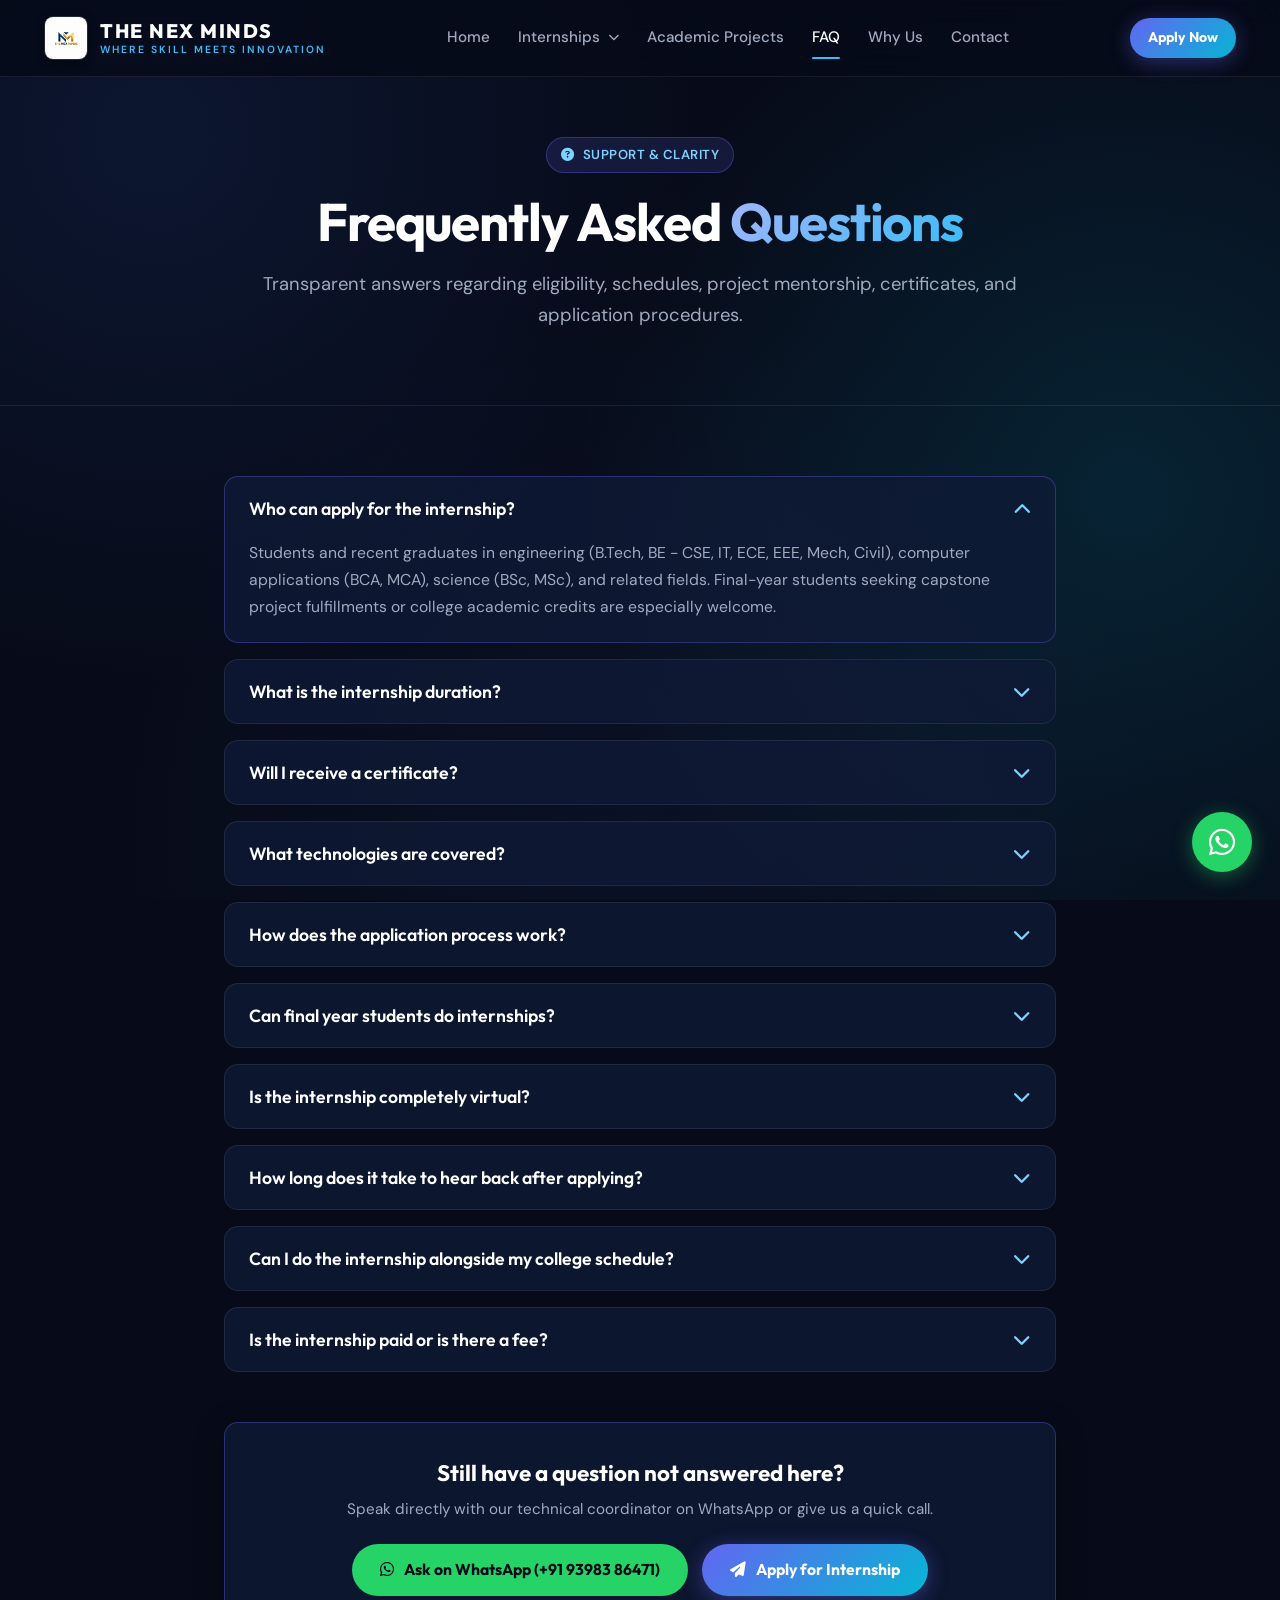
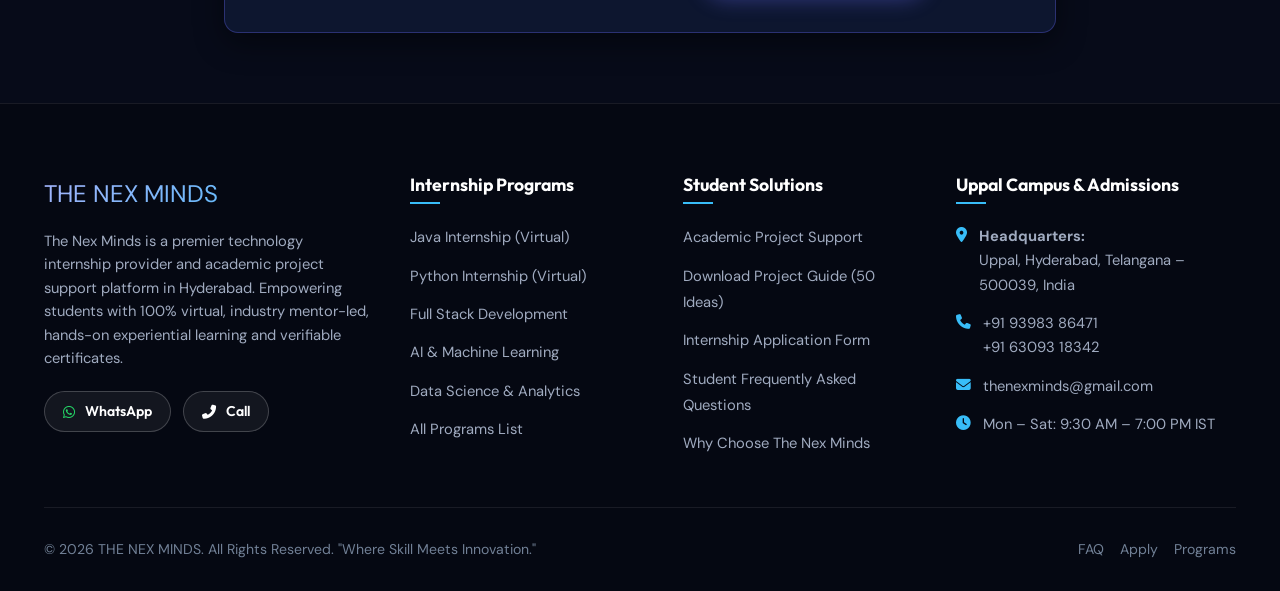
<file: faq/index.html>
<!DOCTYPE html>
<html lang="en">
<head>
  <meta charset="UTF-8">
  <meta name="viewport" content="width=device-width, initial-scale=1.0">
  <title>Frequently Asked Questions (FAQ) — The NexMinds Internships</title>
  <meta name="description" content="Answers to common questions regarding The NexMinds virtual internships, certificates, duration, eligibility, fees, and academic project support.">
  <meta name="keywords" content="The NexMinds FAQ, Virtual Internship Questions, Internship Certificate Validity, Internship Duration Hyderabad">
  <link rel="canonical" href="https://thenexminds.in/faq/">

  <link rel="preconnect" href="https://fonts.googleapis.com">
  <link rel="preconnect" href="https://fonts.gstatic.com" crossorigin>
  <link href="https://fonts.googleapis.com/css2?family=DM+Sans:ital,opsz,wght@0,9..40,100..1000;1,9..40,100..1000&family=Outfit:wght@400;500;600;700;800&display=swap" rel="stylesheet">
  <link rel="stylesheet" href="https://cdnjs.cloudflare.com/ajax/libs/font-awesome/6.5.1/css/all.min.css">
  
  <!-- Favicon -->
  <link rel="icon" type="image/jpeg" href="../Nm.jpeg">
  <link rel="apple-touch-icon" href="../Nm.jpeg">
  <link rel="stylesheet" href="../css/style.css?v=3.0">

  <script type="application/ld+json">
  {
    "@context": "https://schema.org",
    "@type": "FAQPage",
    "mainEntity": [
      {
        "@type": "Question",
        "name": "Who can apply for the internship?",
        "acceptedAnswer": {
          "@type": "Answer",
          "text": "Students and recent graduates in engineering (B.Tech, BE), computer applications (BCA, MCA), science (BSc, MSc), and related fields. Final-year students needing academic project fulfillment are especially welcome."
        }
      },
      {
        "@type": "Question",
        "name": "What is the internship duration?",
        "acceptedAnswer": {
          "@type": "Answer",
          "text": "Typically 4 to 8 weeks depending on the selected domain and capstone project depth. The schedule is flexible to accommodate college classes."
        }
      },
      {
        "@type": "Question",
        "name": "Will I receive a certificate?",
        "acceptedAnswer": {
          "@type": "Answer",
          "text": "Yes. On successful completion of all assigned tasks and your capstone project, you receive a verifiable Certificate of Completion and Project Experience Letter from The NexMinds."
        }
      },
      {
        "@type": "Question",
        "name": "What technologies are covered?",
        "acceptedAnswer": {
          "@type": "Answer",
          "text": "We provide tracks in Java (Spring Boot, Hibernate), Python (Django, Automation), Full Stack (React, Node.js, MongoDB), AI & Machine Learning, Data Science & Power BI, Cybersecurity, and Cloud."
        }
      },
      {
        "@type": "Question",
        "name": "How does the application process work?",
        "acceptedAnswer": {
          "@type": "Answer",
          "text": "Click Apply for Internship, submit the 6-field form, and our admissions team will contact you within 24 hours via phone or WhatsApp to finalize your onboarding."
        }
      },
      {
        "@type": "Question",
        "name": "Can final year students do internships?",
        "acceptedAnswer": {
          "@type": "Answer",
          "text": "Yes. Many students combine virtual internships with final-year academic projects. We offer dedicated Academic Project Support tailored to university requirements."
        }
      }
    ]
  }
  </script>
</head>
<body>

  
  <!-- Navigation Header -->
  <nav class="navbar" id="navbar">
    <div class="nav-container">
      <a href="../" class="logo-wrapper">
        <img src="../Nm.jpeg" alt="The Nex Minds Logo" class="logo">
        <div class="brand-text">
          <span class="brand-title">THE NEX MINDS</span>
          <span class="brand-subtitle">WHERE SKILL MEETS INNOVATION</span>
        </div>
      </a>

      <ul class="nav-links">
        <li><a href="../" class="">Home</a></li>
        <li class="nav-dropdown">
          <a href="../internships/" class="">Internships <i class="fas fa-chevron-down" style="font-size: 0.7rem; margin-left: 3px;"></i></a>
          <div class="nav-dropdown-menu">
            <a href="../internships/java/"><i class="fab fa-java" style="color:#38bdf8; margin-right:8px;"></i> Java Internship</a>
            <a href="../internships/python/"><i class="fab fa-python" style="color:#60A5FA; margin-right:8px;"></i> Python Internship</a>
            <a href="../internships/full-stack/"><i class="fas fa-layer-group" style="color:#10B981; margin-right:8px;"></i> Full Stack Internship</a>
            <a href="../internships/ai-ml/"><i class="fas fa-brain" style="color:#A78BFA; margin-right:8px;"></i> AI / ML Internship</a>
            <a href="../internships/data-science/"><i class="fas fa-chart-line" style="color:#F472B6; margin-right:8px;"></i> Data Science Internship</a>
            <a href="../internships/" style="border-top:1px solid rgba(255,255,255,0.08); font-weight:600; color:var(--gold-light) !important;">View All Programs &rarr;</a>
          </div>
        </li>
        <li><a href="../academic-projects/" class="">Academic Projects</a></li>
        <li><a href="../faq/" class="active">FAQ</a></li>
        <li><a href="../index.html#why-us">Why Us</a></li>
        <li><a href="../index.html#contact">Contact</a></li>
      </ul>

      <div class="nav-actions">
        <a href="../apply/" class="btn btn-primary btn-sm">Apply Now</a>
        <button class="mobile-nav-toggle" aria-label="Toggle Menu">
          <span></span>
          <span></span>
          <span></span>
        </button>
      </div>
    </div>
  </nav>

  <!-- Mobile Drawer -->
  <div class="mobile-menu-drawer">
    <a href="../">Home</a>
    <a href="../internships/">All Internship Programs</a>
    <a href="../internships/java/">&nbsp;&nbsp;• Java Internship (Virtual)</a>
    <a href="../internships/python/">&nbsp;&nbsp;• Python Internship (Virtual)</a>
    <a href="../internships/full-stack/">&nbsp;&nbsp;• Full Stack Internship (Virtual)</a>
    <a href="../internships/ai-ml/">&nbsp;&nbsp;• AI & ML Internship (Virtual)</a>
    <a href="../internships/data-science/">&nbsp;&nbsp;• Data Science Internship (Virtual)</a>
    <a href="../academic-projects/">Academic Project Support</a>
    <a href="../faq/">FAQ</a>
    <a href="../apply/" class="btn btn-primary" style="margin-top: 10px;">Apply for Internship</a>
  </div>


  <section class="hero" style="padding: 60px 0 40px; text-align: center; border-bottom: 1px solid var(--border-glass);">
    <div class="container" style="max-width: 820px;">
      <span class="badge"><i class="fas fa-question-circle"></i> Support & Clarity</span>
      <h1 class="hero-title" style="margin-bottom: 14px;">
        Frequently Asked <span class="gradient-text">Questions</span>
      </h1>
      <p class="hero-desc">
        Transparent answers regarding eligibility, schedules, project mentorship, certificates, and application procedures.
      </p>
    </div>
  </section>

  <!-- Categorized FAQ List -->
  <section style="padding: 70px 0;">
    <div class="container" style="max-width: 880px;">
      <div class="faq-list">
        
        <!-- Q1 -->
        <div class="faq-item active">
          <button class="faq-question">
            <span>Who can apply for the internship?</span>
            <i class="fas fa-chevron-down faq-icon"></i>
          </button>
          <div class="faq-answer">
            <p>Students and recent graduates in engineering (B.Tech, BE - CSE, IT, ECE, EEE, Mech, Civil), computer applications (BCA, MCA), science (BSc, MSc), and related fields. Final-year students seeking capstone project fulfillments or college academic credits are especially welcome.</p>
          </div>
        </div>

        <!-- Q2 -->
        <div class="faq-item">
          <button class="faq-question">
            <span>What is the internship duration?</span>
            <i class="fas fa-chevron-down faq-icon"></i>
          </button>
          <div class="faq-answer">
            <p>Typically 4 to 8 weeks depending on the program. The exact duration for each specialization is listed on its respective program page. The workload is structured around 6 to 8 hours per week, allowing you to learn without disrupting college academics.</p>
          </div>
        </div>

        <!-- Q3 -->
        <div class="faq-item">
          <button class="faq-question">
            <span>Will I receive a certificate?</span>
            <i class="fas fa-chevron-down faq-icon"></i>
          </button>
          <div class="faq-answer">
            <p>Yes. On successful completion of all assigned sprint tasks and code review evaluation, you receive an official Certificate of Completion and Project Experience Letter from The NexMinds with verifiable credentials accepted for university submissions and job placements.</p>
          </div>
        </div>

        <!-- Q4 -->
        <div class="faq-item">
          <button class="faq-question">
            <span>What technologies are covered?</span>
            <i class="fas fa-chevron-down faq-icon"></i>
          </button>
          <div class="faq-answer">
            <p>We provide in-depth tracks in <a href="../internships/java/" style="color:var(--gold-light); text-decoration:underline;">Java & Spring Boot</a>, <a href="../internships/python/" style="color:var(--gold-light); text-decoration:underline;">Python Programming</a>, <a href="../internships/full-stack/" style="color:var(--gold-light); text-decoration:underline;">Full Stack Web (MERN)</a>, <a href="../internships/ai-ml/" style="color:var(--gold-light); text-decoration:underline;">AI & Machine Learning</a>, <a href="../internships/data-science/" style="color:var(--gold-light); text-decoration:underline;">Data Science & Analytics</a>, Cybersecurity, and Cloud Computing.</p>
          </div>
        </div>

        <!-- Q5 -->
        <div class="faq-item">
          <button class="faq-question">
            <span>How does the application process work?</span>
            <i class="fas fa-chevron-down faq-icon"></i>
          </button>
          <div class="faq-answer">
            <p>Simply click Apply for Internship, submit the short 6-field form with your contact details, and our admissions team will contact you within 24 hours via phone or WhatsApp with complete batch schedule and onboarding details.</p>
          </div>
        </div>

        <!-- Q6 -->
        <div class="faq-item">
          <button class="faq-question">
            <span>Can final year students do internships?</span>
            <i class="fas fa-chevron-down faq-icon"></i>
          </button>
          <div class="faq-answer">
            <p>Yes, absolutely. Many students combine virtual internships with final-year projects. We also offer dedicated <a href="../academic-projects/" style="color:var(--gold-light); text-decoration:underline;">Academic Project Support</a> covering IEEE topic selection, source code architecture, project report documentation, PPT design, and viva defense coaching.</p>
          </div>
        </div>

        <!-- Q7 -->
        <div class="faq-item">
          <button class="faq-question">
            <span>Is the internship completely virtual?</span>
            <i class="fas fa-chevron-down faq-icon"></i>
          </button>
          <div class="faq-answer">
            <p>Yes, all programs described are offered in 100% virtual mode. Students can participate from any location across India with access to online mentor sessions, project repositories, and recorded tutorials.</p>
          </div>
        </div>

        <!-- Q8 -->
        <div class="faq-item">
          <button class="faq-question">
            <span>How long does it take to hear back after applying?</span>
            <i class="fas fa-chevron-down faq-icon"></i>
          </button>
          <div class="faq-answer">
            <p>Our team aims to contact every applicant within 24 hours during working days via your preferred contact method (WhatsApp, phone call, or email).</p>
          </div>
        </div>

        <!-- Q9 -->
        <div class="faq-item">
          <button class="faq-question">
            <span>Can I do the internship alongside my college schedule?</span>
            <i class="fas fa-chevron-down faq-icon"></i>
          </button>
          <div class="faq-answer">
            <p>Yes. The virtual curriculum is designed for maximum flexibility. You can complete tasks during evenings or weekends, and mentor check-ins are scheduled to avoid college lecture hours.</p>
          </div>
        </div>

        <!-- Q10 -->
        <div class="faq-item">
          <button class="faq-question">
            <span>Is the internship paid or is there a fee?</span>
            <i class="fas fa-chevron-down faq-icon"></i>
          </button>
          <div class="faq-answer">
            <p>Our virtual internship programs include dedicated industry mentorship, live code reviews, verifiable certification infrastructure, and cloud project hosting. Nominal program fees may apply depending on the domain and depth of mentorship, which are confirmed transparently during your onboarding consultation.</p>
          </div>
        </div>

      </div>

      <!-- Quick Action Box -->
      <div class="glass-card" style="margin-top: 50px; text-align: center; border: 1px solid var(--border-gold); padding: 36px 24px;">
        <h3 style="font-size: 1.4rem; margin-bottom: 10px;">Still have a question not answered here?</h3>
        <p style="font-size: 0.95rem; margin-bottom: 22px;">Speak directly with our technical coordinator on WhatsApp or give us a quick call.</p>
        <div style="display: flex; gap: 14px; justify-content: center; flex-wrap: wrap;">
          <a href="https://wa.me/919398386471?text=Hi%20The%20NexMinds%2C%20I%20have%20a%20question%20regarding%20the%20internships." 
             class="btn btn-whatsapp" target="_blank" rel="noopener">
            <i class="fab fa-whatsapp"></i> Ask on WhatsApp (+91 93983 86471)
          </a>
          <a href="../apply/" class="btn btn-primary">
            <i class="fas fa-paper-plane"></i> Apply for Internship
          </a>
        </div>
      </div>
    </div>
  </section>

  
  <!-- Footer -->
  <footer class="footer" id="contact">
    <div class="container">
      <div class="footer-grid">
        <div class="footer-brand">
          <div class="brand-text gradient-gold" style="font-size: 1.5rem; margin-bottom: 12px;">THE NEX MINDS</div>
          <p>
            The Nex Minds is a premier technology internship provider and academic project support platform in Hyderabad. 
            Empowering students with 100% virtual, industry mentor-led, hands-on experiential learning and verifiable certificates.
          </p>
          <div style="margin-top: 20px; display: flex; gap: 12px;">
            <a href="https://wa.me/919398386471" class="btn btn-secondary btn-sm" target="_blank" rel="noopener"><i class="fab fa-whatsapp" style="color:#25D366;"></i> WhatsApp</a>
            <a href="tel:+919398386471" class="btn btn-secondary btn-sm"><i class="fas fa-phone-alt"></i> Call</a>
          </div>
        </div>

        <div class="footer-col">
          <h4>Internship Programs</h4>
          <ul class="footer-links">
            <li><a href="../internships/java/">Java Internship (Virtual)</a></li>
            <li><a href="../internships/python/">Python Internship (Virtual)</a></li>
            <li><a href="../internships/full-stack/">Full Stack Development</a></li>
            <li><a href="../internships/ai-ml/">AI & Machine Learning</a></li>
            <li><a href="../internships/data-science/">Data Science & Analytics</a></li>
            <li><a href="../internships/">All Programs List</a></li>
          </ul>
        </div>

        <div class="footer-col">
          <h4>Student Solutions</h4>
          <ul class="footer-links">
            <li><a href="../academic-projects/">Academic Project Support</a></li>
            <li><a href="../academic-projects/#topic-guide">Download Project Guide (50 Ideas)</a></li>
            <li><a href="../apply/">Internship Application Form</a></li>
            <li><a href="../faq/">Student Frequently Asked Questions</a></li>
            <li><a href="../index.html#why-us">Why Choose The Nex Minds</a></li>
          </ul>
        </div>

        <div class="footer-col">
          <h4>Uppal Campus & Admissions</h4>
          <div class="footer-contact-item">
            <i class="fas fa-map-marker-alt"></i>
            <div>
              <strong>Headquarters:</strong><br>
              Uppal, Hyderabad, Telangana – 500039, India
            </div>
          </div>
          <div class="footer-contact-item">
            <i class="fas fa-phone"></i>
            <div>
              <a href="tel:+919398386471">+91 93983 86471</a><br>
              <a href="tel:+916309318342">+91 63093 18342</a>
            </div>
          </div>
          <div class="footer-contact-item">
            <i class="fas fa-envelope"></i>
            <div>
              <a href="mailto:thenexminds@gmail.com">thenexminds@gmail.com</a>
            </div>
          </div>
          <div class="footer-contact-item">
            <i class="fas fa-clock"></i>
            <div>
              <span>Mon – Sat: 9:30 AM – 7:00 PM IST</span>
            </div>
          </div>
        </div>
      </div>

      <div class="footer-bottom">
        <div>
          &copy; 2026 THE NEX MINDS. All Rights Reserved. "Where Skill Meets Innovation."
        </div>
        <div style="display:flex; gap:16px;">
          <a href="../faq/">FAQ</a>
          <a href="../apply/">Apply</a>
          <a href="../internships/">Programs</a>
        </div>
      </div>
    </div>
  </footer>

  <!-- Floating WhatsApp Button (Section 5.7 & 3.2) -->
  <a href="https://wa.me/919398386471?text=Hi%20The%20NexMinds%2C%20I%20am%20interested%20in%20the%20internship%20programs." 
     class="whatsapp-floating" 
     target="_blank" 
     rel="noopener noreferrer" 
     aria-label="Chat with Admissions on WhatsApp"
     data-source="floating_action_btn">
    <i class="fab fa-whatsapp"></i>
  </a>

  <!-- Lead Magnet Modal (Free Project Topic Guide - Section 3.1 & 7) -->
  <div class="modal-overlay" id="guideModal">
    <div class="modal-card">
      <button class="modal-close" aria-label="Close modal">&times;</button>
      <div id="guideFormContainer">
        <span class="magnet-badge"><i class="fas fa-file-download"></i> Instant PDF Download</span>
        <h3 style="font-size: 1.45rem; margin-bottom: 8px;">Download Free Project Topic Guide</h3>
        <p style="font-size: 0.92rem; margin-bottom: 22px;">Get curated 50 high-scoring IEEE and industry-ready final year project topic ideas across AI, Java, Python, and Full Stack.</p>
        
        <form id="guideDownloadForm">
          <div class="form-group">
            <label class="form-label" for="guideName">Full Name <span class="req">*</span></label>
            <input type="text" id="guideName" class="form-input" placeholder="e.g. Rahul Sharma" required>
          </div>
          <div class="form-group">
            <label class="form-label" for="guideEmail">Email Address <span class="req">*</span></label>
            <input type="email" id="guideEmail" class="form-input" placeholder="e.g. rahul@gmail.com" required>
          </div>
          <div class="form-group">
            <label class="form-label" for="guideCollege">College Name <span class="req">*</span></label>
            <input type="text" id="guideCollege" class="form-input" placeholder="e.g. JNTU Hyderabad / Osmania Univ" required>
          </div>
          <button type="submit" class="btn btn-primary btn-full" style="margin-top: 10px;">
            <i class="fas fa-download"></i> Get 50 Free Project Ideas
          </button>
        </form>
      </div>

      <div id="guideSuccessState" style="display: none; text-align: center; padding: 20px 10px;">
        <div class="thank-you-icon" style="margin: 0 auto 16px;"><i class="fas fa-check"></i></div>
        <h3 style="margin-bottom: 8px;">Guide Downloaded Successfully!</h3>
        <p style="font-size: 0.94rem; margin-bottom: 20px;">Your 50 Project Ideas guide has been initiated. Need help developing your chosen topic?</p>
        <a href="https://wa.me/919398386471?text=Hi%2C%20I%20downloaded%20the%2050%20Project%20Ideas%20guide%20and%20need%20mentorship%20support." 
           class="btn btn-whatsapp btn-full" target="_blank" rel="noopener">
          <i class="fab fa-whatsapp"></i> Chat with Project Mentor
        </a>
      </div>
    </div>
  </div>

  <!-- Scripts -->
  <script src="../js/analytics.js"></script>
  <script src="../js/main.js"></script>


</body>
</html>
</file>
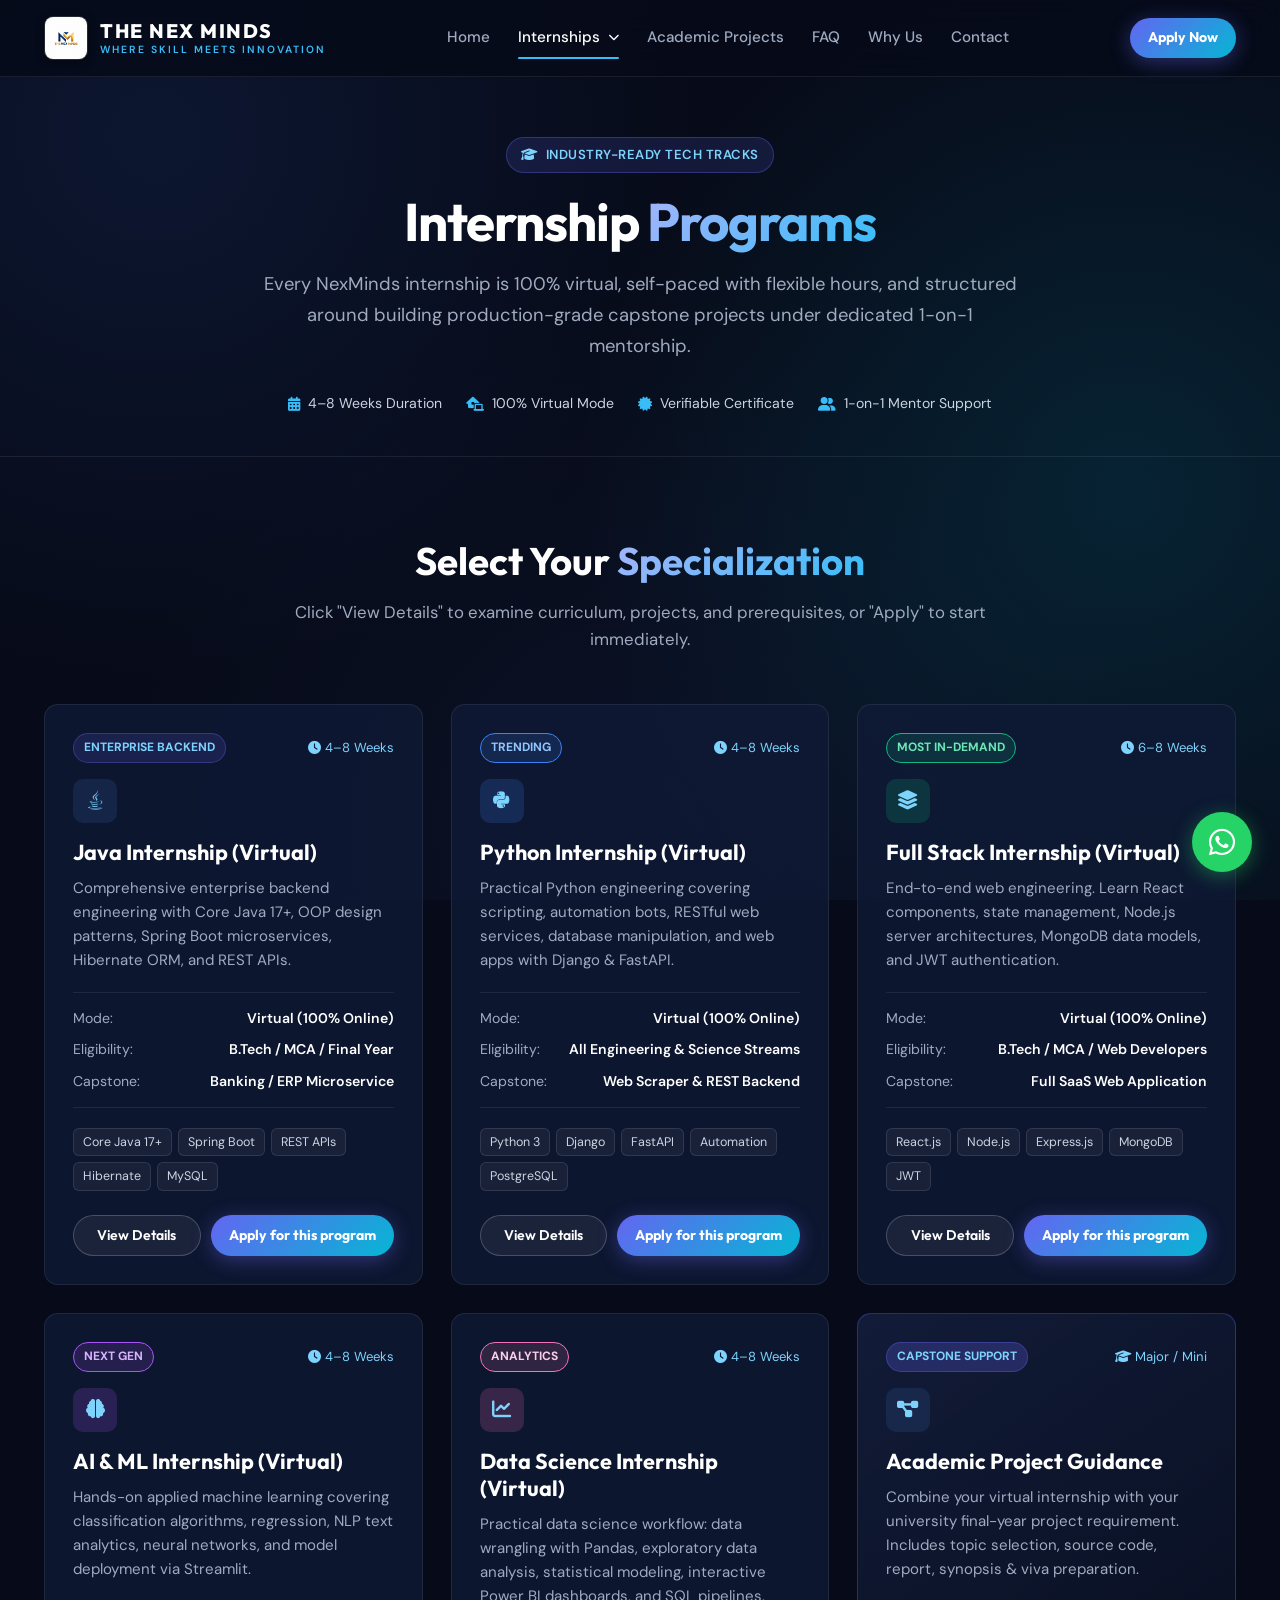
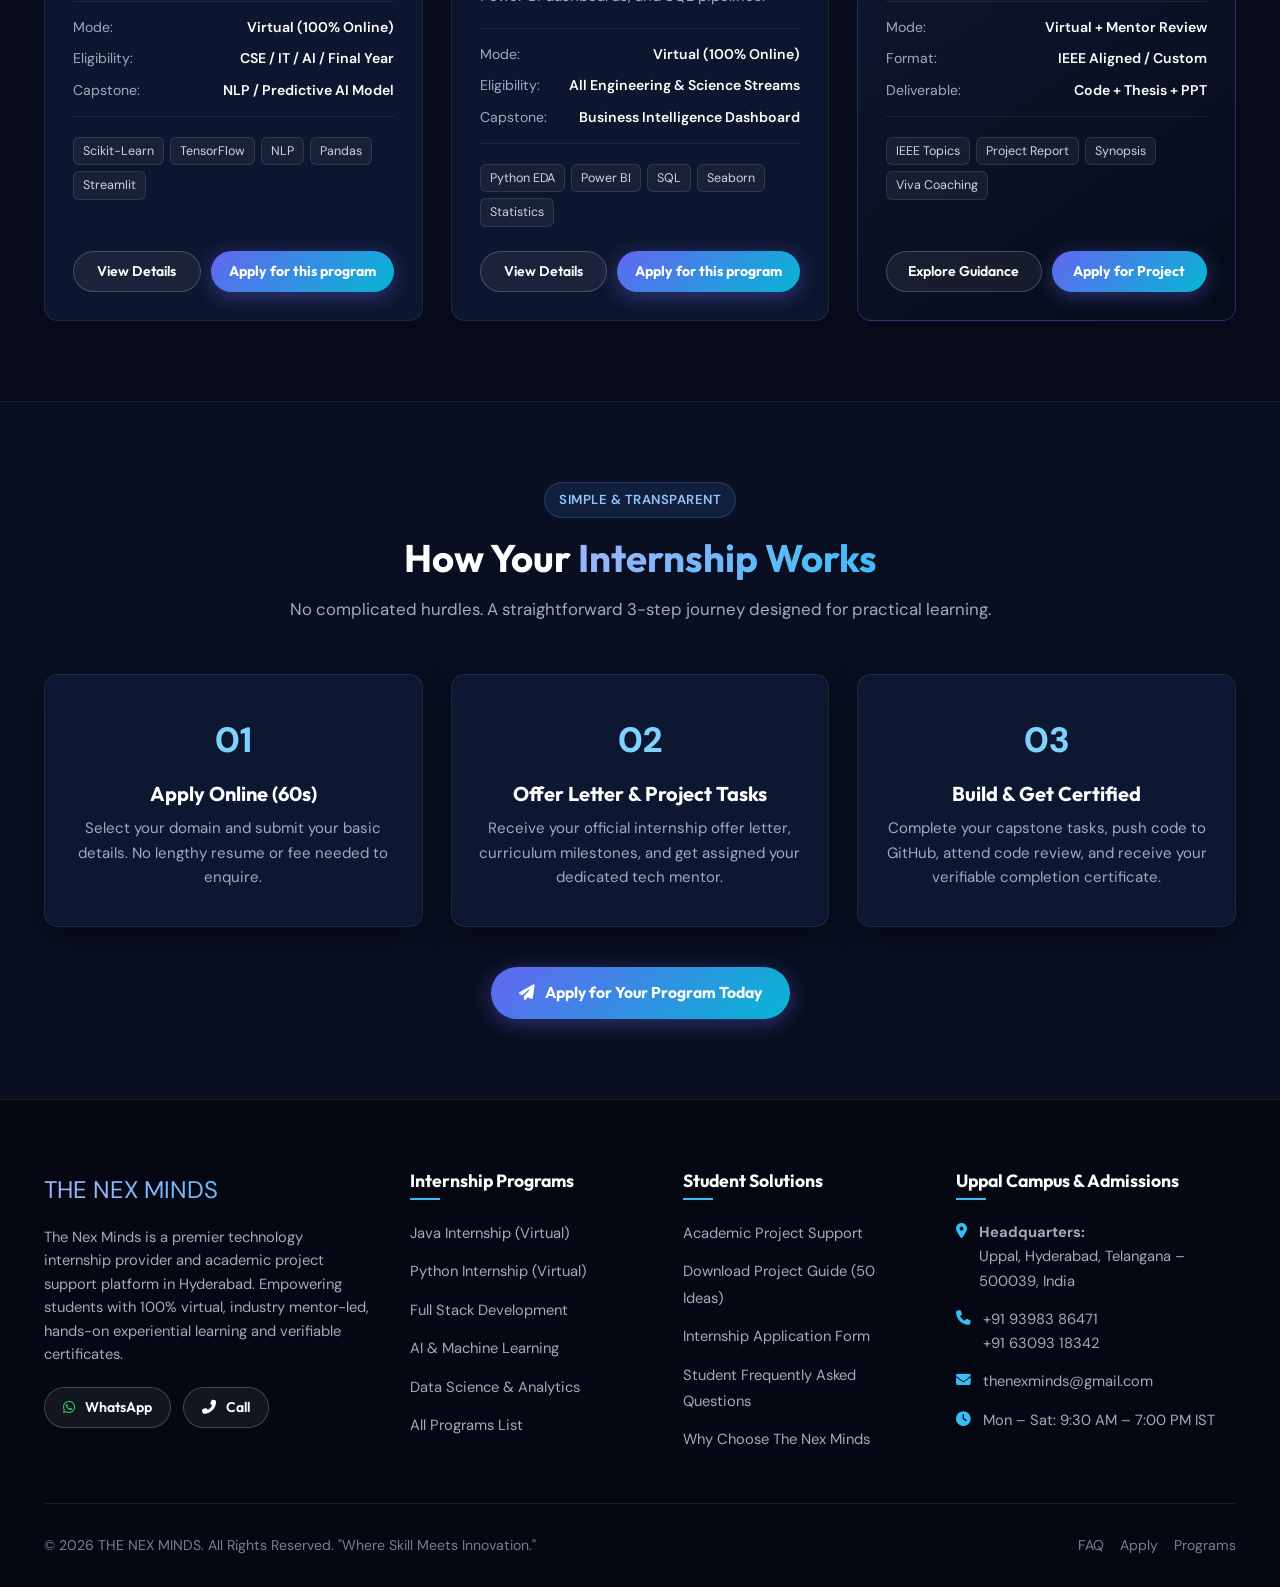
<file: internships/index.html>
<!DOCTYPE html>
<html lang="en">
<head>
  <meta charset="UTF-8">
  <meta name="viewport" content="width=device-width, initial-scale=1.0">
  <title>Virtual Internship Programs — The NexMinds | Java, Python, Full Stack, AI & Data Science</title>
  <meta name="description" content="Explore AICTE-aligned virtual internships at The NexMinds. Learn Java, Python, Full Stack Web Development, AI/ML, and Data Science with 1-on-1 industry mentorship and certificates.">
  <meta name="keywords" content="Virtual Internship Programs Hyderabad, Java Internship, Python Virtual Internship, Full Stack Internship, AI ML Internship, Data Science Training">
  <link rel="canonical" href="https://thenexminds.in/internships/">

  <link rel="preconnect" href="https://fonts.googleapis.com">
  <link rel="preconnect" href="https://fonts.gstatic.com" crossorigin>
  <link href="https://fonts.googleapis.com/css2?family=DM+Sans:ital,opsz,wght@0,9..40,100..1000;1,9..40,100..1000&family=Outfit:wght@400;500;600;700;800&display=swap" rel="stylesheet">
  <link rel="stylesheet" href="https://cdnjs.cloudflare.com/ajax/libs/font-awesome/6.5.1/css/all.min.css">
  
  <!-- Favicon -->
  <link rel="icon" type="image/jpeg" href="../Nm.jpeg">
  <link rel="apple-touch-icon" href="../Nm.jpeg">
  <link rel="stylesheet" href="../css/style.css?v=3.0">
</head>
<body>

  
  <!-- Navigation Header -->
  <nav class="navbar" id="navbar">
    <div class="nav-container">
      <a href="../" class="logo-wrapper">
        <img src="../Nm.jpeg" alt="The Nex Minds Logo" class="logo">
        <div class="brand-text">
          <span class="brand-title">THE NEX MINDS</span>
          <span class="brand-subtitle">WHERE SKILL MEETS INNOVATION</span>
        </div>
      </a>

      <ul class="nav-links">
        <li><a href="../" class="">Home</a></li>
        <li class="nav-dropdown">
          <a href="../internships/" class="active">Internships <i class="fas fa-chevron-down" style="font-size: 0.7rem; margin-left: 3px;"></i></a>
          <div class="nav-dropdown-menu">
            <a href="java/"><i class="fab fa-java" style="color:#38bdf8; margin-right:8px;"></i> Java Internship</a>
            <a href="python/"><i class="fab fa-python" style="color:#60A5FA; margin-right:8px;"></i> Python Internship</a>
            <a href="full-stack/"><i class="fas fa-layer-group" style="color:#10B981; margin-right:8px;"></i> Full Stack Internship</a>
            <a href="ai-ml/"><i class="fas fa-brain" style="color:#A78BFA; margin-right:8px;"></i> AI / ML Internship</a>
            <a href="data-science/"><i class="fas fa-chart-line" style="color:#F472B6; margin-right:8px;"></i> Data Science Internship</a>
            <a href="../internships/" style="border-top:1px solid rgba(255,255,255,0.08); font-weight:600; color:var(--gold-light) !important;">View All Programs &rarr;</a>
          </div>
        </li>
        <li><a href="../academic-projects/" class="">Academic Projects</a></li>
        <li><a href="../faq/" class="">FAQ</a></li>
        <li><a href="../index.html#why-us">Why Us</a></li>
        <li><a href="../index.html#contact">Contact</a></li>
      </ul>

      <div class="nav-actions">
        <a href="../apply/" class="btn btn-primary btn-sm">Apply Now</a>
        <button class="mobile-nav-toggle" aria-label="Toggle Menu">
          <span></span>
          <span></span>
          <span></span>
        </button>
      </div>
    </div>
  </nav>

  <!-- Mobile Drawer -->
  <div class="mobile-menu-drawer">
    <a href="../">Home</a>
    <a href="../internships/">All Internship Programs</a>
    <a href="java/">&nbsp;&nbsp;• Java Internship (Virtual)</a>
    <a href="python/">&nbsp;&nbsp;• Python Internship (Virtual)</a>
    <a href="full-stack/">&nbsp;&nbsp;• Full Stack Internship (Virtual)</a>
    <a href="ai-ml/">&nbsp;&nbsp;• AI & ML Internship (Virtual)</a>
    <a href="data-science/">&nbsp;&nbsp;• Data Science Internship (Virtual)</a>
    <a href="../academic-projects/">Academic Project Support</a>
    <a href="../faq/">FAQ</a>
    <a href="../apply/" class="btn btn-primary" style="margin-top: 10px;">Apply for Internship</a>
  </div>


  <!-- Program Hub Header -->
  <section class="hero" style="padding: 60px 0 40px; text-align: center; border-bottom: 1px solid var(--border-glass);">
    <div class="container">
      <span class="badge"><i class="fas fa-graduation-cap"></i> Industry-Ready Tech Tracks</span>
      <h1 class="hero-title" style="margin-bottom: 14px;">
        Internship <span class="gradient-text">Programs</span>
      </h1>
      <p class="hero-desc" style="max-width: 760px; margin: 0 auto 30px;">
        Every NexMinds internship is 100% virtual, self-paced with flexible hours, and structured around building production-grade capstone projects under dedicated 1-on-1 mentorship.
      </p>

      <div class="hero-trust-strip" style="justify-content: center; border: none; padding-top: 0;">
        <div class="trust-item"><i class="fas fa-calendar-alt"></i> 4–8 Weeks Duration</div>
        <div class="trust-item"><i class="fas fa-laptop-house"></i> 100% Virtual Mode</div>
        <div class="trust-item"><i class="fas fa-certificate"></i> Verifiable Certificate</div>
        <div class="trust-item"><i class="fas fa-user-friends"></i> 1-on-1 Mentor Support</div>
      </div>
    </div>
  </section>

  <!-- Programs Grid -->
  <section id="program-list">
    <div class="container">
      <div class="section-header">
        <h2 class="section-title">Select Your <span class="gradient-text">Specialization</span></h2>
        <p class="section-subtitle">Click "View Details" to examine curriculum, projects, and prerequisites, or "Apply" to start immediately.</p>
      </div>

      <div class="grid-3">
        <!-- 1. Java -->
        <div class="program-card">
          <div>
            <div class="program-top-meta">
              <span class="program-badge">Enterprise Backend</span>
              <span style="font-size: 0.82rem; color: var(--gold-light);"><i class="fas fa-clock"></i> 4–8 Weeks</span>
            </div>
            <div class="program-icon"><i class="fab fa-java"></i></div>
            <h3 class="program-title">Java Internship (Virtual)</h3>
            <p class="program-desc">Comprehensive enterprise backend engineering with Core Java 17+, OOP design patterns, Spring Boot microservices, Hibernate ORM, and REST APIs.</p>
            <div class="program-specs">
              <div class="spec-item"><span>Mode:</span> <strong>Virtual (100% Online)</strong></div>
              <div class="spec-item"><span>Eligibility:</span> <strong>B.Tech / MCA / Final Year</strong></div>
              <div class="spec-item"><span>Capstone:</span> <strong>Banking / ERP Microservice</strong></div>
            </div>
            <div class="program-skills-tags">
              <span class="skill-tag">Core Java 17+</span>
              <span class="skill-tag">Spring Boot</span>
              <span class="skill-tag">REST APIs</span>
              <span class="skill-tag">Hibernate</span>
              <span class="skill-tag">MySQL</span>
            </div>
          </div>
          <div class="program-card-actions">
            <a href="java/" class="btn btn-secondary btn-sm">View Details</a>
            <a href="../apply/?program=java" class="btn btn-primary btn-sm">Apply for this program</a>
          </div>
        </div>

        <!-- 2. Python -->
        <div class="program-card">
          <div>
            <div class="program-top-meta">
              <span class="program-badge" style="background: rgba(59,130,246,0.15); color: #93C5FD; border-color: #3B82F6;">Trending</span>
              <span style="font-size: 0.82rem; color: var(--gold-light);"><i class="fas fa-clock"></i> 4–8 Weeks</span>
            </div>
            <div class="program-icon" style="background: rgba(59,130,246,0.18);"><i class="fab fa-python"></i></div>
            <h3 class="program-title">Python Internship (Virtual)</h3>
            <p class="program-desc">Practical Python engineering covering scripting, automation bots, RESTful web services, database manipulation, and web apps with Django & FastAPI.</p>
            <div class="program-specs">
              <div class="spec-item"><span>Mode:</span> <strong>Virtual (100% Online)</strong></div>
              <div class="spec-item"><span>Eligibility:</span> <strong>All Engineering & Science Streams</strong></div>
              <div class="spec-item"><span>Capstone:</span> <strong>Web Scraper & REST Backend</strong></div>
            </div>
            <div class="program-skills-tags">
              <span class="skill-tag">Python 3</span>
              <span class="skill-tag">Django</span>
              <span class="skill-tag">FastAPI</span>
              <span class="skill-tag">Automation</span>
              <span class="skill-tag">PostgreSQL</span>
            </div>
          </div>
          <div class="program-card-actions">
            <a href="python/" class="btn btn-secondary btn-sm">View Details</a>
            <a href="../apply/?program=python" class="btn btn-primary btn-sm">Apply for this program</a>
          </div>
        </div>

        <!-- 3. Full Stack -->
        <div class="program-card">
          <div>
            <div class="program-top-meta">
              <span class="program-badge" style="background: rgba(16,185,129,0.15); color: #6EE7B7; border-color: #10B981;">Most In-Demand</span>
              <span style="font-size: 0.82rem; color: var(--gold-light);"><i class="fas fa-clock"></i> 6–8 Weeks</span>
            </div>
            <div class="program-icon" style="background: rgba(16,185,129,0.18);"><i class="fas fa-layer-group"></i></div>
            <h3 class="program-title">Full Stack Internship (Virtual)</h3>
            <p class="program-desc">End-to-end web engineering. Learn React components, state management, Node.js server architectures, MongoDB data models, and JWT authentication.</p>
            <div class="program-specs">
              <div class="spec-item"><span>Mode:</span> <strong>Virtual (100% Online)</strong></div>
              <div class="spec-item"><span>Eligibility:</span> <strong>B.Tech / MCA / Web Developers</strong></div>
              <div class="spec-item"><span>Capstone:</span> <strong>Full SaaS Web Application</strong></div>
            </div>
            <div class="program-skills-tags">
              <span class="skill-tag">React.js</span>
              <span class="skill-tag">Node.js</span>
              <span class="skill-tag">Express.js</span>
              <span class="skill-tag">MongoDB</span>
              <span class="skill-tag">JWT</span>
            </div>
          </div>
          <div class="program-card-actions">
            <a href="full-stack/" class="btn btn-secondary btn-sm">View Details</a>
            <a href="../apply/?program=full-stack" class="btn btn-primary btn-sm">Apply for this program</a>
          </div>
        </div>

        <!-- 4. AI & ML -->
        <div class="program-card">
          <div>
            <div class="program-top-meta">
              <span class="program-badge" style="background: rgba(168,85,247,0.15); color: #D8B4FE; border-color: #A855F7;">Next Gen</span>
              <span style="font-size: 0.82rem; color: var(--gold-light);"><i class="fas fa-clock"></i> 4–8 Weeks</span>
            </div>
            <div class="program-icon" style="background: rgba(168,85,247,0.18);"><i class="fas fa-brain"></i></div>
            <h3 class="program-title">AI & ML Internship (Virtual)</h3>
            <p class="program-desc">Hands-on applied machine learning covering classification algorithms, regression, NLP text analytics, neural networks, and model deployment via Streamlit.</p>
            <div class="program-specs">
              <div class="spec-item"><span>Mode:</span> <strong>Virtual (100% Online)</strong></div>
              <div class="spec-item"><span>Eligibility:</span> <strong>CSE / IT / AI / Final Year</strong></div>
              <div class="spec-item"><span>Capstone:</span> <strong>NLP / Predictive AI Model</strong></div>
            </div>
            <div class="program-skills-tags">
              <span class="skill-tag">Scikit-Learn</span>
              <span class="skill-tag">TensorFlow</span>
              <span class="skill-tag">NLP</span>
              <span class="skill-tag">Pandas</span>
              <span class="skill-tag">Streamlit</span>
            </div>
          </div>
          <div class="program-card-actions">
            <a href="ai-ml/" class="btn btn-secondary btn-sm">View Details</a>
            <a href="../apply/?program=ai-ml" class="btn btn-primary btn-sm">Apply for this program</a>
          </div>
        </div>

        <!-- 5. Data Science -->
        <div class="program-card">
          <div>
            <div class="program-top-meta">
              <span class="program-badge" style="background: rgba(244,114,182,0.15); color: #FBCFE8; border-color: #F472B6;">Analytics</span>
              <span style="font-size: 0.82rem; color: var(--gold-light);"><i class="fas fa-clock"></i> 4–8 Weeks</span>
            </div>
            <div class="program-icon" style="background: rgba(244,114,182,0.18);"><i class="fas fa-chart-line"></i></div>
            <h3 class="program-title">Data Science Internship (Virtual)</h3>
            <p class="program-desc">Practical data science workflow: data wrangling with Pandas, exploratory data analysis, statistical modeling, interactive Power BI dashboards, and SQL pipelines.</p>
            <div class="program-specs">
              <div class="spec-item"><span>Mode:</span> <strong>Virtual (100% Online)</strong></div>
              <div class="spec-item"><span>Eligibility:</span> <strong>All Engineering & Science Streams</strong></div>
              <div class="spec-item"><span>Capstone:</span> <strong>Business Intelligence Dashboard</strong></div>
            </div>
            <div class="program-skills-tags">
              <span class="skill-tag">Python EDA</span>
              <span class="skill-tag">Power BI</span>
              <span class="skill-tag">SQL</span>
              <span class="skill-tag">Seaborn</span>
              <span class="skill-tag">Statistics</span>
            </div>
          </div>
          <div class="program-card-actions">
            <a href="data-science/" class="btn btn-secondary btn-sm">View Details</a>
            <a href="../apply/?program=data-science" class="btn btn-primary btn-sm">Apply for this program</a>
          </div>
        </div>

        <!-- 6. Academic Projects Integration -->
        <div class="program-card" style="border: 1px solid var(--border-gold); background: linear-gradient(145deg, rgba(20,31,62,0.85), rgba(7,11,25,0.9));">
          <div>
            <div class="program-top-meta">
              <span class="program-badge" style="background: rgba(99,102,241,0.25); color: var(--gold-light);">Capstone Support</span>
              <span style="font-size: 0.82rem; color: var(--gold-light);"><i class="fas fa-graduation-cap"></i> Major / Mini</span>
            </div>
            <div class="program-icon"><i class="fas fa-project-diagram"></i></div>
            <h3 class="program-title">Academic Project Guidance</h3>
            <p class="program-desc">Combine your virtual internship with your university final-year project requirement. Includes topic selection, source code, report, synopsis & viva preparation.</p>
            <div class="program-specs">
              <div class="spec-item"><span>Mode:</span> <strong>Virtual + Mentor Review</strong></div>
              <div class="spec-item"><span>Format:</span> <strong>IEEE Aligned / Custom</strong></div>
              <div class="spec-item"><span>Deliverable:</span> <strong>Code + Thesis + PPT</strong></div>
            </div>
            <div class="program-skills-tags">
              <span class="skill-tag">IEEE Topics</span>
              <span class="skill-tag">Project Report</span>
              <span class="skill-tag">Synopsis</span>
              <span class="skill-tag">Viva Coaching</span>
            </div>
          </div>
          <div class="program-card-actions">
            <a href="../academic-projects/" class="btn btn-secondary btn-sm">Explore Guidance</a>
            <a href="../apply/?program=academic-projects" class="btn btn-primary btn-sm">Apply for Project</a>
          </div>
        </div>
      </div>
    </div>
  </section>

  <!-- Process Steps (Transparent 3-Step Journey per Section 16.2) -->
  <section style="background: rgba(13, 21, 45, 0.4); border-top: 1px solid var(--border-glass);">
    <div class="container">
      <div class="section-header">
        <span class="badge badge-blue">Simple & Transparent</span>
        <h2 class="section-title">How Your <span class="gradient-text">Internship Works</span></h2>
        <p class="section-subtitle">No complicated hurdles. A straightforward 3-step journey designed for practical learning.</p>
      </div>

      <div class="grid-3" style="text-align: center;">
        <div class="glass-card" style="padding: 36px 24px;">
          <div style="font-size: 2.2rem; font-weight: 800; color: var(--gold-light); margin-bottom: 12px;">01</div>
          <h3 style="font-size: 1.25rem; margin-bottom: 10px;">Apply Online (60s)</h3>
          <p style="font-size: 0.94rem;">Select your domain and submit your basic details. No lengthy resume or fee needed to enquire.</p>
        </div>

        <div class="glass-card" style="padding: 36px 24px;">
          <div style="font-size: 2.2rem; font-weight: 800; color: var(--gold-light); margin-bottom: 12px;">02</div>
          <h3 style="font-size: 1.25rem; margin-bottom: 10px;">Offer Letter & Project Tasks</h3>
          <p style="font-size: 0.94rem;">Receive your official internship offer letter, curriculum milestones, and get assigned your dedicated tech mentor.</p>
        </div>

        <div class="glass-card" style="padding: 36px 24px;">
          <div style="font-size: 2.2rem; font-weight: 800; color: var(--gold-light); margin-bottom: 12px;">03</div>
          <h3 style="font-size: 1.25rem; margin-bottom: 10px;">Build & Get Certified</h3>
          <p style="font-size: 0.94rem;">Complete your capstone tasks, push code to GitHub, attend code review, and receive your verifiable completion certificate.</p>
        </div>
      </div>

      <div style="text-align: center; margin-top: 40px;">
        <a href="../apply/" class="btn btn-primary">
          <i class="fas fa-paper-plane"></i> Apply for Your Program Today
        </a>
      </div>
    </div>
  </section>

  
  <!-- Footer -->
  <footer class="footer" id="contact">
    <div class="container">
      <div class="footer-grid">
        <div class="footer-brand">
          <div class="brand-text gradient-gold" style="font-size: 1.5rem; margin-bottom: 12px;">THE NEX MINDS</div>
          <p>
            The Nex Minds is a premier technology internship provider and academic project support platform in Hyderabad. 
            Empowering students with 100% virtual, industry mentor-led, hands-on experiential learning and verifiable certificates.
          </p>
          <div style="margin-top: 20px; display: flex; gap: 12px;">
            <a href="https://wa.me/919398386471" class="btn btn-secondary btn-sm" target="_blank" rel="noopener"><i class="fab fa-whatsapp" style="color:#25D366;"></i> WhatsApp</a>
            <a href="tel:+919398386471" class="btn btn-secondary btn-sm"><i class="fas fa-phone-alt"></i> Call</a>
          </div>
        </div>

        <div class="footer-col">
          <h4>Internship Programs</h4>
          <ul class="footer-links">
            <li><a href="java/">Java Internship (Virtual)</a></li>
            <li><a href="python/">Python Internship (Virtual)</a></li>
            <li><a href="full-stack/">Full Stack Development</a></li>
            <li><a href="ai-ml/">AI & Machine Learning</a></li>
            <li><a href="data-science/">Data Science & Analytics</a></li>
            <li><a href="../internships/">All Programs List</a></li>
          </ul>
        </div>

        <div class="footer-col">
          <h4>Student Solutions</h4>
          <ul class="footer-links">
            <li><a href="../academic-projects/">Academic Project Support</a></li>
            <li><a href="../academic-projects/#topic-guide">Download Project Guide (50 Ideas)</a></li>
            <li><a href="../apply/">Internship Application Form</a></li>
            <li><a href="../faq/">Student Frequently Asked Questions</a></li>
            <li><a href="../index.html#why-us">Why Choose The Nex Minds</a></li>
          </ul>
        </div>

        <div class="footer-col">
          <h4>Uppal Campus & Admissions</h4>
          <div class="footer-contact-item">
            <i class="fas fa-map-marker-alt"></i>
            <div>
              <strong>Headquarters:</strong><br>
              Uppal, Hyderabad, Telangana – 500039, India
            </div>
          </div>
          <div class="footer-contact-item">
            <i class="fas fa-phone"></i>
            <div>
              <a href="tel:+919398386471">+91 93983 86471</a><br>
              <a href="tel:+916309318342">+91 63093 18342</a>
            </div>
          </div>
          <div class="footer-contact-item">
            <i class="fas fa-envelope"></i>
            <div>
              <a href="mailto:thenexminds@gmail.com">thenexminds@gmail.com</a>
            </div>
          </div>
          <div class="footer-contact-item">
            <i class="fas fa-clock"></i>
            <div>
              <span>Mon – Sat: 9:30 AM – 7:00 PM IST</span>
            </div>
          </div>
        </div>
      </div>

      <div class="footer-bottom">
        <div>
          &copy; 2026 THE NEX MINDS. All Rights Reserved. "Where Skill Meets Innovation."
        </div>
        <div style="display:flex; gap:16px;">
          <a href="../faq/">FAQ</a>
          <a href="../apply/">Apply</a>
          <a href="../internships/">Programs</a>
        </div>
      </div>
    </div>
  </footer>

  <!-- Floating WhatsApp Button (Section 5.7 & 3.2) -->
  <a href="https://wa.me/919398386471?text=Hi%20The%20NexMinds%2C%20I%20am%20interested%20in%20the%20internship%20programs." 
     class="whatsapp-floating" 
     target="_blank" 
     rel="noopener noreferrer" 
     aria-label="Chat with Admissions on WhatsApp"
     data-source="floating_action_btn">
    <i class="fab fa-whatsapp"></i>
  </a>

  <!-- Lead Magnet Modal (Free Project Topic Guide - Section 3.1 & 7) -->
  <div class="modal-overlay" id="guideModal">
    <div class="modal-card">
      <button class="modal-close" aria-label="Close modal">&times;</button>
      <div id="guideFormContainer">
        <span class="magnet-badge"><i class="fas fa-file-download"></i> Instant PDF Download</span>
        <h3 style="font-size: 1.45rem; margin-bottom: 8px;">Download Free Project Topic Guide</h3>
        <p style="font-size: 0.92rem; margin-bottom: 22px;">Get curated 50 high-scoring IEEE and industry-ready final year project topic ideas across AI, Java, Python, and Full Stack.</p>
        
        <form id="guideDownloadForm">
          <div class="form-group">
            <label class="form-label" for="guideName">Full Name <span class="req">*</span></label>
            <input type="text" id="guideName" class="form-input" placeholder="e.g. Rahul Sharma" required>
          </div>
          <div class="form-group">
            <label class="form-label" for="guideEmail">Email Address <span class="req">*</span></label>
            <input type="email" id="guideEmail" class="form-input" placeholder="e.g. rahul@gmail.com" required>
          </div>
          <div class="form-group">
            <label class="form-label" for="guideCollege">College Name <span class="req">*</span></label>
            <input type="text" id="guideCollege" class="form-input" placeholder="e.g. JNTU Hyderabad / Osmania Univ" required>
          </div>
          <button type="submit" class="btn btn-primary btn-full" style="margin-top: 10px;">
            <i class="fas fa-download"></i> Get 50 Free Project Ideas
          </button>
        </form>
      </div>

      <div id="guideSuccessState" style="display: none; text-align: center; padding: 20px 10px;">
        <div class="thank-you-icon" style="margin: 0 auto 16px;"><i class="fas fa-check"></i></div>
        <h3 style="margin-bottom: 8px;">Guide Downloaded Successfully!</h3>
        <p style="font-size: 0.94rem; margin-bottom: 20px;">Your 50 Project Ideas guide has been initiated. Need help developing your chosen topic?</p>
        <a href="https://wa.me/919398386471?text=Hi%2C%20I%20downloaded%20the%2050%20Project%20Ideas%20guide%20and%20need%20mentorship%20support." 
           class="btn btn-whatsapp btn-full" target="_blank" rel="noopener">
          <i class="fab fa-whatsapp"></i> Chat with Project Mentor
        </a>
      </div>
    </div>
  </div>

  <!-- Scripts -->
  <script src="../js/analytics.js"></script>
  <script src="../js/main.js"></script>


</body>
</html>
</file>
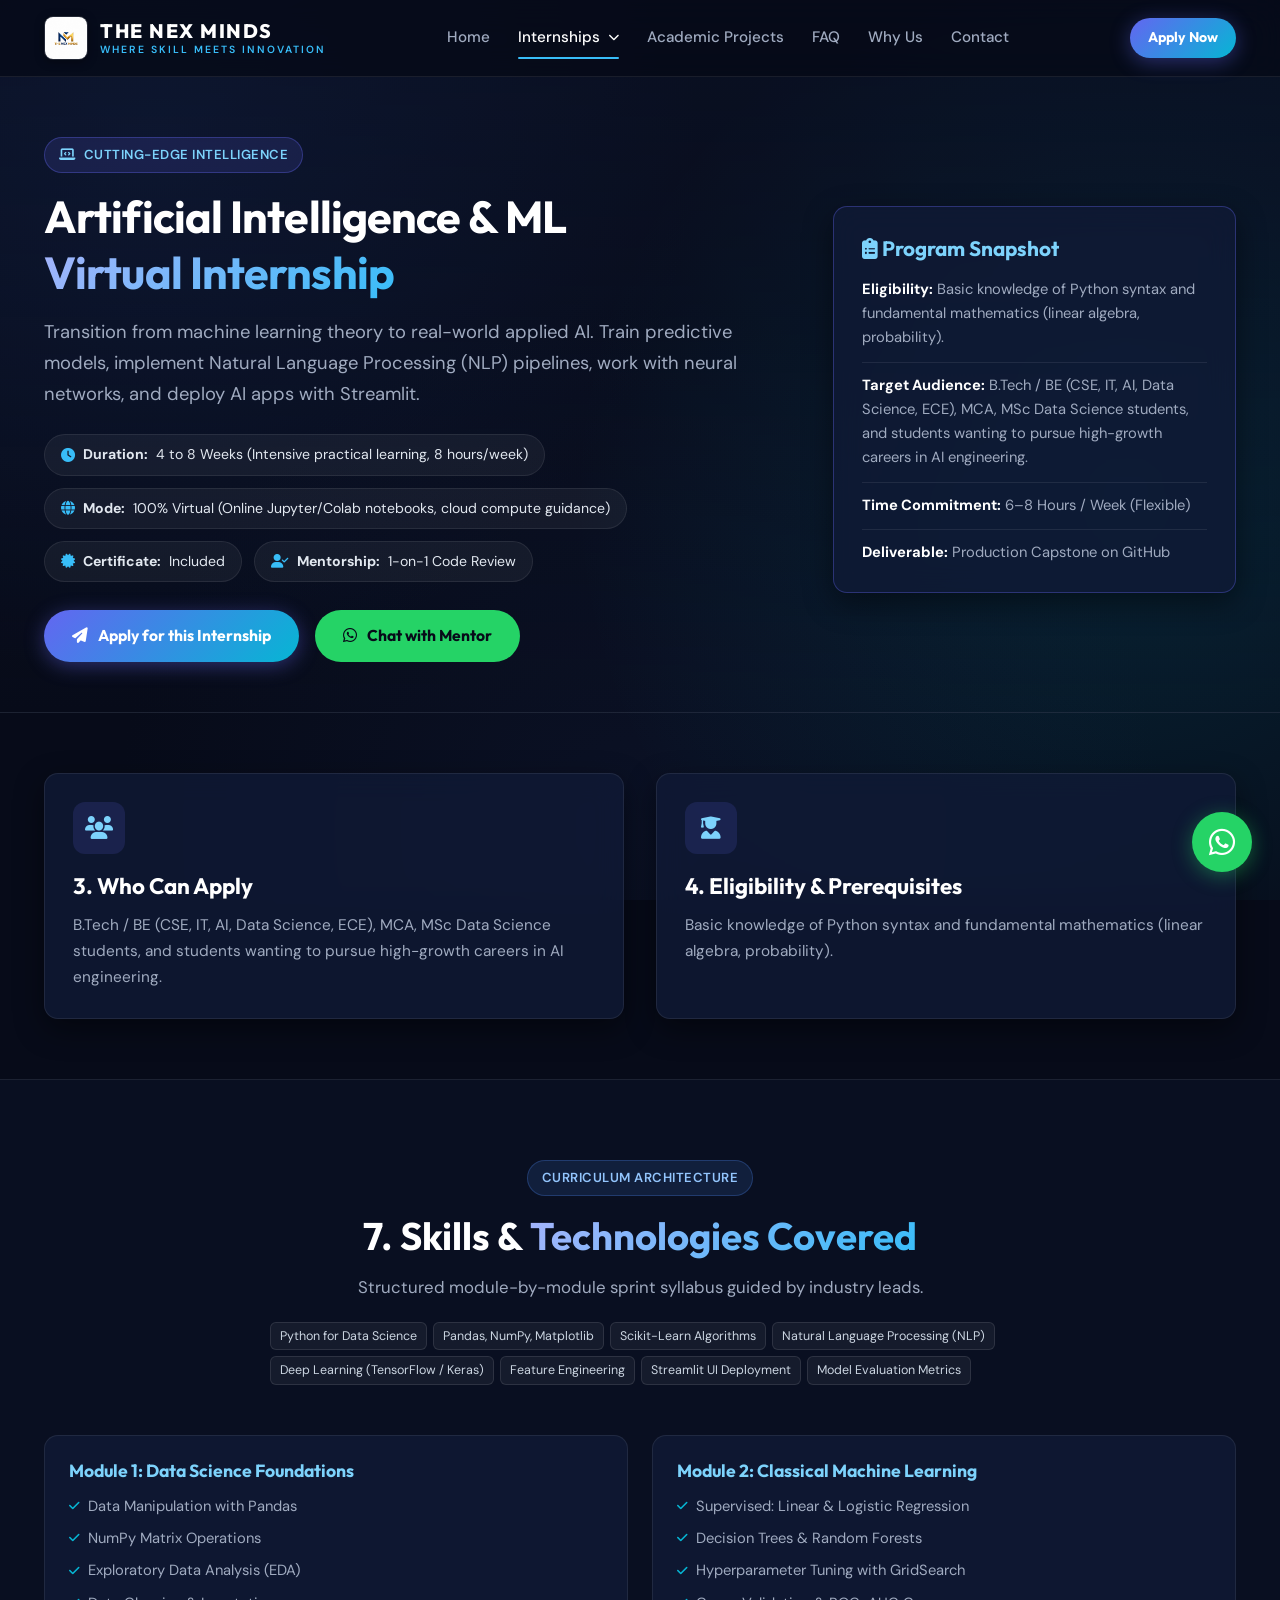
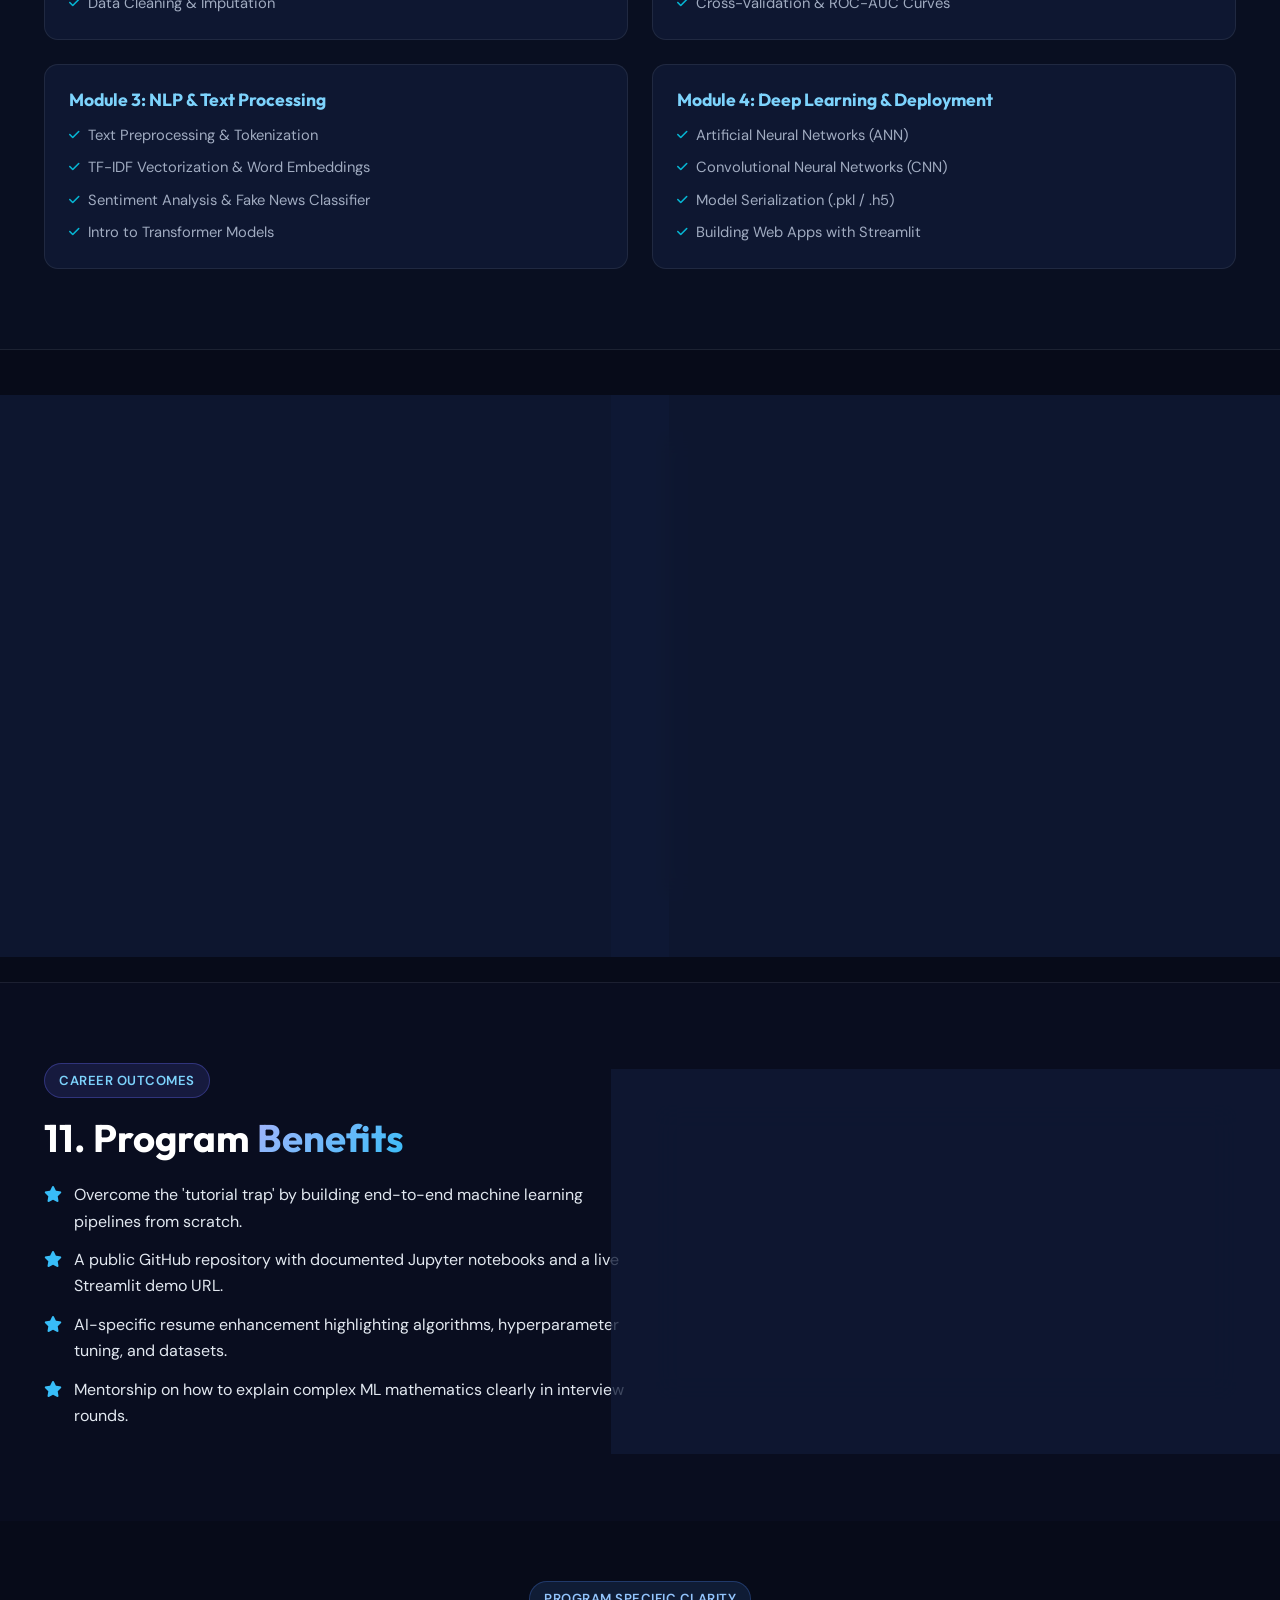
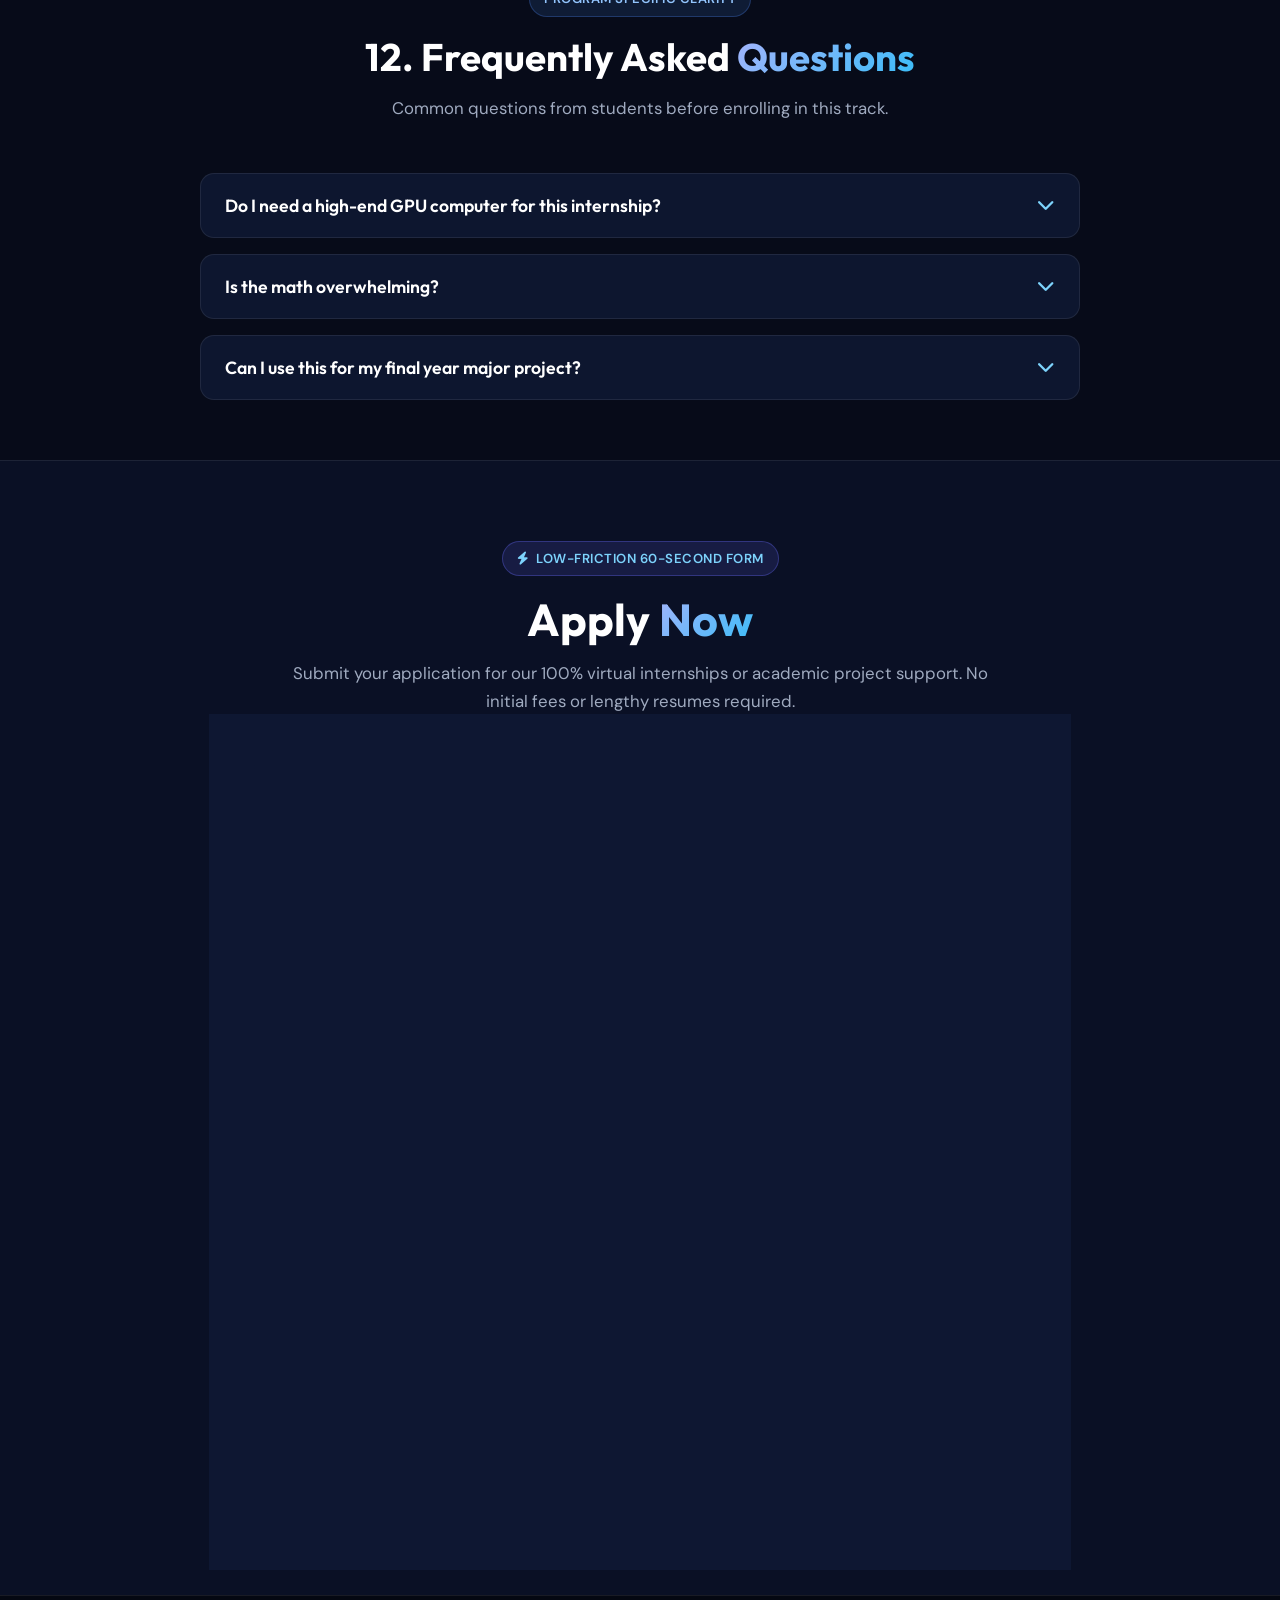
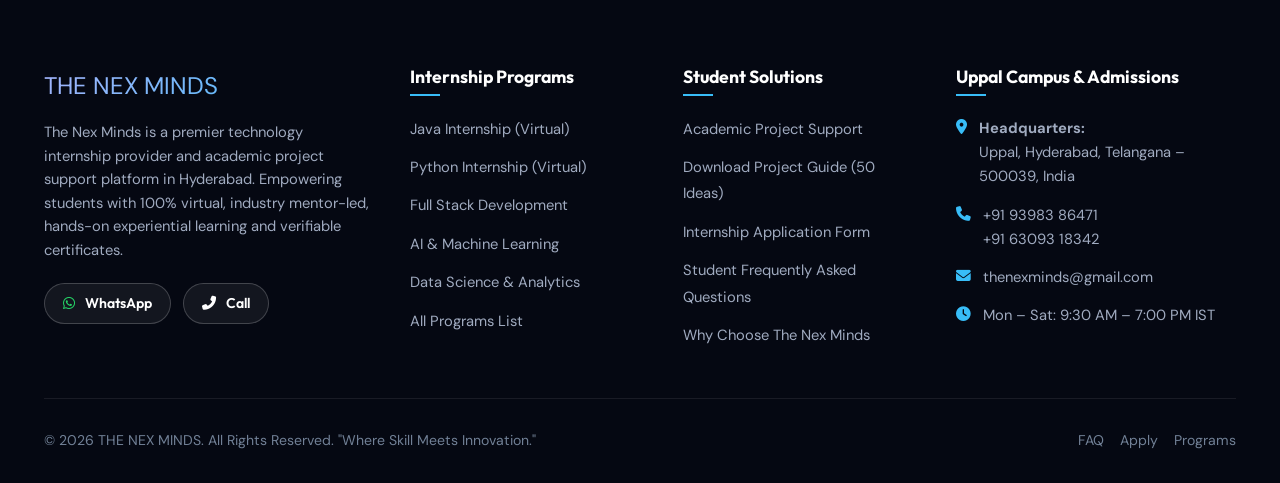
<file: internships/ai-ml/index.html>
<!DOCTYPE html>
<html lang="en">
<head>
  <meta charset="UTF-8">
  <meta name="viewport" content="width=device-width, initial-scale=1.0">
  <title>AI & Machine Learning Internship Hyderabad — The NexMinds</title>
  <meta name="description" content="Hands-on AI & Machine Learning Virtual Internship at The NexMinds. Learn Data Preprocessing, Scikit-Learn, TensorFlow, NLP & Model Deployment with mentors.">
  <meta name="keywords" content="AI ML Internship Hyderabad, Machine Learning Virtual Internship, Artificial Intelligence Internship with Certificate, Python AI Internship, Deep Learning Internship">
  <link rel="canonical" href="https://thenexminds.in/internships/ai-ml">

  <link rel="preconnect" href="https://fonts.googleapis.com">
  <link rel="preconnect" href="https://fonts.gstatic.com" crossorigin>
  <link href="https://fonts.googleapis.com/css2?family=DM+Sans:ital,opsz,wght@0,9..40,100..1000;1,9..40,100..1000&family=Outfit:wght@400;500;600;700;800&display=swap" rel="stylesheet">
  <link rel="stylesheet" href="https://cdnjs.cloudflare.com/ajax/libs/font-awesome/6.5.1/css/all.min.css">
  
  <!-- Favicon -->
  <link rel="icon" type="image/jpeg" href="../../Nm.jpeg">
  <link rel="apple-touch-icon" href="../../Nm.jpeg">
  <link rel="stylesheet" href="../../css/style.css?v=3.0">

  <script type="application/ld+json">
  {
    "@context": "https://schema.org",
    "@type": "Course",
    "name": "AI & ML Internship (Virtual)",
    "description": "Hands-on AI & Machine Learning Virtual Internship at The NexMinds. Learn Data Preprocessing, Scikit-Learn, TensorFlow, NLP & Model Deployment with mentors.",
    "provider": {
      "@type": "Organization",
      "name": "The NexMinds",
      "sameAs": "https://thenexminds.in"
    },
    "educationalCredentialAwarded": "Verified Internship Certificate",
    "occupationalCategory": "Software Engineering / IT"
  }
  </script>
</head>
<body>

  
  <!-- Navigation Header -->
  <nav class="navbar" id="navbar">
    <div class="nav-container">
      <a href="../../index.html" class="logo-wrapper">
        <img src="../../Nm.jpeg" alt="The Nex Minds Logo" class="logo">
        <div class="brand-text">
          <span class="brand-title">THE NEX MINDS</span>
          <span class="brand-subtitle">WHERE SKILL MEETS INNOVATION</span>
        </div>
      </a>

      <ul class="nav-links">
        <li><a href="../../index.html" class="">Home</a></li>
        <li class="nav-dropdown">
          <a href="../../internships/" class="active">Internships <i class="fas fa-chevron-down" style="font-size: 0.7rem; margin-left: 3px;"></i></a>
          <div class="nav-dropdown-menu">
            <a href="../java/"><i class="fab fa-java" style="color:#38bdf8; margin-right:8px;"></i> Java Internship</a>
            <a href="../python/"><i class="fab fa-python" style="color:#60A5FA; margin-right:8px;"></i> Python Internship</a>
            <a href="../full-stack/"><i class="fas fa-layer-group" style="color:#10B981; margin-right:8px;"></i> Full Stack Internship</a>
            <a href="../ai-ml/"><i class="fas fa-brain" style="color:#A78BFA; margin-right:8px;"></i> AI / ML Internship</a>
            <a href="../data-science/"><i class="fas fa-chart-line" style="color:#F472B6; margin-right:8px;"></i> Data Science Internship</a>
            <a href="../../internships/" style="border-top:1px solid rgba(255,255,255,0.08); font-weight:600; color:var(--gold-light) !important;">View All Programs &rarr;</a>
          </div>
        </li>
        <li><a href="../../academic-projects/" class="">Academic Projects</a></li>
        <li><a href="../../faq/" class="">FAQ</a></li>
        <li><a href="../../index.html#why-us">Why Us</a></li>
        <li><a href="../../index.html#contact">Contact</a></li>
      </ul>

      <div class="nav-actions">
        <a href="../../apply/" class="btn btn-primary btn-sm">Apply Now</a>
        <button class="mobile-nav-toggle" aria-label="Toggle Menu">
          <span></span>
          <span></span>
          <span></span>
        </button>
      </div>
    </div>
  </nav>

  <!-- Mobile Drawer -->
  <div class="mobile-menu-drawer">
    <a href="../../index.html">Home</a>
    <a href="../../internships/">All Internship Programs</a>
    <a href="../java/">&nbsp;&nbsp;• Java Internship (Virtual)</a>
    <a href="../python/">&nbsp;&nbsp;• Python Internship (Virtual)</a>
    <a href="../full-stack/">&nbsp;&nbsp;• Full Stack Internship (Virtual)</a>
    <a href="../ai-ml/">&nbsp;&nbsp;• AI & ML Internship (Virtual)</a>
    <a href="../data-science/">&nbsp;&nbsp;• Data Science Internship (Virtual)</a>
    <a href="../../academic-projects/">Academic Project Support</a>
    <a href="../../faq/">FAQ</a>
    <a href="../../apply/" class="btn btn-primary" style="margin-top: 10px;">Apply for Internship</a>
  </div>


  <!-- 1. PROGRAM TITLE & HERO -->
  <section class="program-hero">
    <div class="container">
      <div class="program-header-grid">
        <div>
          <span class="badge"><i class="fas fa-laptop-code"></i> Cutting-Edge Intelligence</span>
          <h1 class="hero-title" style="font-size: 2.8rem; margin-bottom: 16px;">
            Artificial Intelligence & ML <span class='gradient-text'>Virtual Internship</span>
          </h1>
          <!-- 2. SHORT DESCRIPTION -->
          <p class="hero-desc" style="margin-bottom: 24px;">
            Transition from machine learning theory to real-world applied AI. Train predictive models, implement Natural Language Processing (NLP) pipelines, work with neural networks, and deploy AI apps with Streamlit.
          </p>

          <div class="quick-meta-pillbox">
            <div class="quick-meta-pill"><i class="fas fa-clock"></i> <strong>Duration:</strong> 4 to 8 Weeks (Intensive practical learning, 8 hours/week)</div>
            <div class="quick-meta-pill"><i class="fas fa-globe"></i> <strong>Mode:</strong> 100% Virtual (Online Jupyter/Colab notebooks, cloud compute guidance)</div>
            <div class="quick-meta-pill"><i class="fas fa-certificate"></i> <strong>Certificate:</strong> Included</div>
            <div class="quick-meta-pill"><i class="fas fa-user-check"></i> <strong>Mentorship:</strong> 1-on-1 Code Review</div>
          </div>

          <!-- 14. PRIMARY CTA -->
          <div style="display: flex; gap: 16px; flex-wrap: wrap;">
            <a href="#apply-now" class="btn btn-primary">
              <i class="fas fa-paper-plane"></i> Apply for this Internship
            </a>
            <a href="https://wa.me/919398386471?text=Hi%20The%20NexMinds%2C%20I%20have%20questions%20about%20the%20AI & ML Internship (Virtual)." 
               class="btn btn-whatsapp" target="_blank" rel="noopener">
              <i class="fab fa-whatsapp"></i> Chat with Mentor
            </a>
          </div>
        </div>

        <div>
          <div class="glass-card" style="border: 1px solid var(--border-gold);">
            <h3 style="font-size: 1.3rem; margin-bottom: 16px; color: var(--gold-light);">
              <i class="fas fa-clipboard-list"></i> Program Snapshot
            </h3>
            <div style="display:flex; flex-direction:column; gap:12px; font-size:0.92rem;">
              <div><strong style="color:#fff;">Eligibility:</strong> <span style="color:var(--text-muted);">Basic knowledge of Python syntax and fundamental mathematics (linear algebra, probability).</span></div>
              <div style="border-top:1px solid var(--border-glass); padding-top:10px;"><strong style="color:#fff;">Target Audience:</strong> <span style="color:var(--text-muted);">B.Tech / BE (CSE, IT, AI, Data Science, ECE), MCA, MSc Data Science students, and students wanting to pursue high-growth careers in AI engineering.</span></div>
              <div style="border-top:1px solid var(--border-glass); padding-top:10px;"><strong style="color:#fff;">Time Commitment:</strong> <span style="color:var(--text-muted);">6–8 Hours / Week (Flexible)</span></div>
              <div style="border-top:1px solid var(--border-glass); padding-top:10px;"><strong style="color:#fff;">Deliverable:</strong> <span style="color:var(--text-muted);">Production Capstone on GitHub</span></div>
            </div>
          </div>
        </div>
      </div>
    </div>
  </section>

  <!-- 3. WHO CAN APPLY & 4. ELIGIBILITY -->
  <section style="padding: 60px 0;">
    <div class="container">
      <div class="grid-2">
        <div class="glass-card">
          <div class="why-icon"><i class="fas fa-users"></i></div>
          <h3 style="font-size: 1.4rem; margin-bottom: 12px;">3. Who Can Apply</h3>
          <p style="font-size: 0.96rem; line-height: 1.7;">
            B.Tech / BE (CSE, IT, AI, Data Science, ECE), MCA, MSc Data Science students, and students wanting to pursue high-growth careers in AI engineering.
          </p>
        </div>

        <div class="glass-card">
          <div class="why-icon"><i class="fas fa-user-graduate"></i></div>
          <h3 style="font-size: 1.4rem; margin-bottom: 12px;">4. Eligibility & Prerequisites</h3>
          <p style="font-size: 0.96rem; line-height: 1.7;">
            Basic knowledge of Python syntax and fundamental mathematics (linear algebra, probability).
          </p>
        </div>
      </div>
    </div>
  </section>

  <!-- 7. SKILLS / TECHNOLOGIES & SYLLABUS -->
  <section style="background: rgba(13, 21, 45, 0.4); border-top: 1px solid var(--border-glass); border-bottom: 1px solid var(--border-glass);">
    <div class="container">
      <div class="section-header">
        <span class="badge badge-blue">Curriculum Architecture</span>
        <h2 class="section-title">7. Skills & <span class="gradient-text">Technologies Covered</span></h2>
        <p class="section-subtitle">Structured module-by-module sprint syllabus guided by industry leads.</p>
        <div style="margin-top: 20px;" class="program-skills-tags">
          <span class='skill-tag'>Python for Data Science</span><span class='skill-tag'>Pandas, NumPy, Matplotlib</span><span class='skill-tag'>Scikit-Learn Algorithms</span><span class='skill-tag'>Natural Language Processing (NLP)</span><span class='skill-tag'>Deep Learning (TensorFlow / Keras)</span><span class='skill-tag'>Feature Engineering</span><span class='skill-tag'>Streamlit UI Deployment</span><span class='skill-tag'>Model Evaluation Metrics</span>
        </div>
      </div>

      <div class="syllabus-grid">
        
        <div class="syllabus-module">
          <h4>Module 1: Data Science Foundations</h4>
          <ul><li><i class='fas fa-check'></i> Data Manipulation with Pandas</li><li><i class='fas fa-check'></i> NumPy Matrix Operations</li><li><i class='fas fa-check'></i> Exploratory Data Analysis (EDA)</li><li><i class='fas fa-check'></i> Data Cleaning & Imputation</li></ul>
        </div>
        
        <div class="syllabus-module">
          <h4>Module 2: Classical Machine Learning</h4>
          <ul><li><i class='fas fa-check'></i> Supervised: Linear & Logistic Regression</li><li><i class='fas fa-check'></i> Decision Trees & Random Forests</li><li><i class='fas fa-check'></i> Hyperparameter Tuning with GridSearch</li><li><i class='fas fa-check'></i> Cross-Validation & ROC-AUC Curves</li></ul>
        </div>
        
        <div class="syllabus-module">
          <h4>Module 3: NLP & Text Processing</h4>
          <ul><li><i class='fas fa-check'></i> Text Preprocessing & Tokenization</li><li><i class='fas fa-check'></i> TF-IDF Vectorization & Word Embeddings</li><li><i class='fas fa-check'></i> Sentiment Analysis & Fake News Classifier</li><li><i class='fas fa-check'></i> Intro to Transformer Models</li></ul>
        </div>
        
        <div class="syllabus-module">
          <h4>Module 4: Deep Learning & Deployment</h4>
          <ul><li><i class='fas fa-check'></i> Artificial Neural Networks (ANN)</li><li><i class='fas fa-check'></i> Convolutional Neural Networks (CNN)</li><li><i class='fas fa-check'></i> Model Serialization (.pkl / .h5)</li><li><i class='fas fa-check'></i> Building Web Apps with Streamlit</li></ul>
        </div>
        
      </div>
    </div>
  </section>

  <!-- 8. ACTIVITIES / PROJECTS & 9. MENTOR SUPPORT -->
  <section>
    <div class="container">
      <div class="grid-2">
        <!-- 8. Activities / Projects -->
        <div class="glass-card">
          <div class="why-icon"><i class="fas fa-tasks"></i></div>
          <h3 style="font-size: 1.4rem; margin-bottom: 14px;">8. Practical Activities & Projects</h3>
          <p style="font-size: 0.92rem; margin-bottom: 18px;">Every participant completes graded sprint tasks and a final capstone project:</p>
          <ul style="list-style: none;">
            <li style='display:flex; gap:12px; margin-bottom:12px; color:#E2E8F0;'><i class='fas fa-code-branch' style='color:var(--gold-primary); margin-top:4px;'></i> <span>Sprint 1: Perform comprehensive Exploratory Data Analysis and statistical feature selection on real customer datasets.</span></li><li style='display:flex; gap:12px; margin-bottom:12px; color:#E2E8F0;'><i class='fas fa-code-branch' style='color:var(--gold-primary); margin-top:4px;'></i> <span>Sprint 2: Train and evaluate multiple supervised machine learning models to predict customer churn.</span></li><li style='display:flex; gap:12px; margin-bottom:12px; color:#E2E8F0;'><i class='fas fa-code-branch' style='color:var(--gold-primary); margin-top:4px;'></i> <span>Sprint 3: Build an NLP-based Text Classification system (e.g. sentiment analyzer or spam classifier).</span></li><li style='display:flex; gap:12px; margin-bottom:12px; color:#E2E8F0;'><i class='fas fa-code-branch' style='color:var(--gold-primary); margin-top:4px;'></i> <span>Capstone: Deploy an interactive AI Web Application on Streamlit Cloud that performs real-time machine learning predictions.</span></li>
          </ul>
        </div>

        <!-- 9. Mentor Support & 10. Certificate Information -->
        <div class="glass-card">
          <div class="why-icon"><i class="fas fa-award"></i></div>
          <h3 style="font-size: 1.4rem; margin-bottom: 14px;">9. Mentor Support & 10. Certificate</h3>
          <div style="margin-bottom: 20px;">
            <h4 style="color: var(--gold-light); margin-bottom: 6px;"><i class="fas fa-chalkboard-teacher"></i> 1-on-1 Guidance</h4>
            <p style="font-size: 0.92rem; line-height: 1.6;">Mentors with real industry AI/ML experience provide direct feedback on model metrics, overfitting prevention, and feature engineering strategies.</p>
          </div>
          <div style="border-top: 1px solid var(--border-glass); padding-top: 16px;">
            <h4 style="color: var(--gold-light); margin-bottom: 6px;"><i class="fas fa-stamp"></i> Verifiable Certificate</h4>
            <p style="font-size: 0.92rem; line-height: 1.6;">Awarded a verified AI & Machine Learning Internship Certificate with details of algorithms and deep learning libraries implemented.</p>
          </div>
        </div>
      </div>
    </div>
  </section>

  <!-- 11. BENEFITS & 13. TESTIMONIAL -->
  <section style="background: rgba(10, 16, 36, 0.6); border-top: 1px solid var(--border-glass);">
    <div class="container">
      <div class="grid-2" style="align-items: center;">
        <div>
          <span class="badge">Career Outcomes</span>
          <h2 class="section-title" style="text-align: left; margin-bottom: 20px;">
            11. Program <span class="gradient-text">Benefits</span>
          </h2>
          <ul style="list-style: none;">
            <li style='display:flex; gap:12px; margin-bottom:12px; color:#E2E8F0;'><i class='fas fa-star' style='color:var(--gold-primary); margin-top:4px;'></i> <span>Overcome the 'tutorial trap' by building end-to-end machine learning pipelines from scratch.</span></li><li style='display:flex; gap:12px; margin-bottom:12px; color:#E2E8F0;'><i class='fas fa-star' style='color:var(--gold-primary); margin-top:4px;'></i> <span>A public GitHub repository with documented Jupyter notebooks and a live Streamlit demo URL.</span></li><li style='display:flex; gap:12px; margin-bottom:12px; color:#E2E8F0;'><i class='fas fa-star' style='color:var(--gold-primary); margin-top:4px;'></i> <span>AI-specific resume enhancement highlighting algorithms, hyperparameter tuning, and datasets.</span></li><li style='display:flex; gap:12px; margin-bottom:12px; color:#E2E8F0;'><i class='fas fa-star' style='color:var(--gold-primary); margin-top:4px;'></i> <span>Mentorship on how to explain complex ML mathematics clearly in interview rounds.</span></li>
          </ul>
        </div>

        <!-- 13. Testimonial -->
        <div>
          <div class="testimonial-card glass-card" style="border: 1px solid var(--border-gold);">
            <div>
              <div class="testimonial-stars"><i class="fas fa-star"></i><i class="fas fa-star"></i><i class="fas fa-star"></i><i class="fas fa-star"></i><i class="fas fa-star"></i></div>
              <h4 style="font-size: 1.15rem; margin-bottom: 10px; color: var(--gold-light);">13. Student Experience</h4>
              <p class="testimonial-text">
                "I completed my Machine Learning project with the guidance of The NexMinds. The mentorship and practical learning helped me understand model tuning and real-world ML deployment."
              </p>
            </div>
            <div class="testimonial-author">
              <div class="author-avatar">S</div>
              <div class="author-info">
                <h4>Shreya</h4>
                <span>Machine Learning Intern</span>
              </div>
            </div>
          </div>
        </div>
      </div>
    </div>
  </section>

  <!-- 12. PROGRAM FAQS -->
  <section style="padding: 60px 0;">
    <div class="container">
      <div class="section-header">
        <span class="badge badge-blue">Program Specific Clarity</span>
        <h2 class="section-title">12. Frequently Asked <span class="gradient-text">Questions</span></h2>
        <p class="section-subtitle">Common questions from students before enrolling in this track.</p>
      </div>

      <div class="faq-list">
        
        <div class="faq-item">
          <button class="faq-question">
            <span>Do I need a high-end GPU computer for this internship?</span>
            <i class="fas fa-chevron-down faq-icon"></i>
          </button>
          <div class="faq-answer">
            <p>No. We guide you on using free cloud GPU environments such as Google Colab and Kaggle Notebooks.</p>
          </div>
        </div>
        
        <div class="faq-item">
          <button class="faq-question">
            <span>Is the math overwhelming?</span>
            <i class="fas fa-chevron-down faq-icon"></i>
          </button>
          <div class="faq-answer">
            <p>We focus primarily on practical implementation and intuition, showing how each algorithm works with code and visualizations.</p>
          </div>
        </div>
        
        <div class="faq-item">
          <button class="faq-question">
            <span>Can I use this for my final year major project?</span>
            <i class="fas fa-chevron-down faq-icon"></i>
          </button>
          <div class="faq-answer">
            <p>Yes! Many students use our AI/ML capstone projects as the foundation for their final year university thesis.</p>
          </div>
        </div>
        
      </div>
    </div>
  </section>

    <!-- APPLICATION FORM SECTION -->
  <section id="apply-now" style="background: rgba(13, 21, 45, 0.6); border-top: 1px solid var(--border-glass); padding: 80px 0;">
    <div class="container" style="max-width: 820px;">
      <div class="section-header" style="margin-bottom: 34px; text-align: center;">
        <span class="badge"><i class="fas fa-bolt"></i> Low-Friction 60-Second Form</span>
        <h2 class="section-title" style="font-size: 2.8rem; margin-bottom: 12px;">
          Apply <span class="gradient-text">Now</span>
        </h2>
        <p class="section-subtitle">
          Submit your application for our 100% virtual internships or academic project support. No initial fees or lengthy resumes required.
        </p>
      </div>

      <!-- Frictionless 6-Field Application Form -->
      <div class="form-card" id="formWrapper">
        <form id="nexApplicationForm">
          <div class="form-group">
            <label class="form-label" for="fullName">1. Full Name <span class="req">*</span></label>
            <input type="text" id="fullName" name="fullName" class="form-input" placeholder="Enter your full name (e.g. Sravan Kumar)" required>
          </div>

          <div class="form-group">
            <label class="form-label" for="mobileNumber">2. Mobile Number (10 Digits) <span class="req">*</span></label>
            <input type="tel" id="mobileNumber" name="mobileNumber" class="form-input" placeholder="e.g. 9398386471" inputmode="numeric" pattern="[0-9]{10}" required>
            <div style="font-size: 0.8rem; color: var(--text-subtle); margin-top: 4px;">Primary communication channel for internship onboarding.</div>
          </div>

          <div class="form-group">
            <label class="form-label" for="email">3. Email Address <span class="req">*</span></label>
            <input type="email" id="email" name="email" class="form-input" placeholder="e.g. sravan@gmail.com" required>
          </div>

          <div class="form-group">
            <label class="form-label" for="college">4. College / University <span class="req">*</span></label>
            <input type="text" id="college" name="college" class="form-input" placeholder="e.g. JNTU Hyderabad / CBIT / Osmania University" required>
          </div>

          <div class="form-group">
            <label class="form-label" for="interestedProgram">5. Interested Program <span class="req">*</span></label>
            <select id="interestedProgram" name="interestedProgram" class="form-select" required>
              <option value="java">Java Internship (Virtual)</option>
              <option value="python">Python Internship (Virtual)</option>
              <option value="full-stack">Full Stack Internship (Virtual)</option>
              <option value="ai-ml" selected>AI & ML Internship (Virtual)</option>
              <option value="data-science">Data Science Internship (Virtual)</option>
              <option value="academic">Academic Project Support</option>
              <option value="other">Other Track</option>
            </select>
          </div>

          <div class="form-group">
            <label class="form-label">6. Preferred Contact Method <span class="req">*</span></label>
            <div class="form-radio-group">
              <label class="radio-label">
                <input type="radio" name="preferredContact" value="WhatsApp" checked> WhatsApp
              </label>
              <label class="radio-label">
                <input type="radio" name="preferredContact" value="Call"> Phone Call
              </label>
              <label class="radio-label">
                <input type="radio" name="preferredContact" value="Email"> Email
              </label>
            </div>
          </div>

          <button type="submit" class="btn btn-primary btn-full" style="margin-top: 16px; font-size: 1.05rem;">
            <i class="fas fa-check-circle"></i> SUBMIT APPLICATION
          </button>
        </form>
      </div>

      <!-- Thank You State -->
      <div class="thank-you-box" id="applicationThankYou">
        <div class="thank-you-icon"><i class="fas fa-check"></i></div>
        <h3 style="font-size: 1.7rem; margin-bottom: 12px;">Application Submitted Successfully!</h3>
        <p style="font-size: 1.15rem; color: #E2E8F0; margin-bottom: 24px; font-weight: 500;">
          "Thank you for your enquiry. Our team will contact you within 24 hours."
        </p>

        <div style="background: rgba(7, 11, 25, 0.8); border: 1px solid var(--border-gold); border-radius: var(--radius-md); padding: 24px; margin-bottom: 24px; text-align: left;">
          <h4 style="color: var(--gold-light); margin-bottom: 10px; font-size: 1.1rem;">
            <i class="fab fa-whatsapp" style="color:#25D366; margin-right: 6px;"></i> Prefer instant communication?
          </h4>
          <p style="font-size: 0.94rem; color: var(--text-muted); margin-bottom: 16px;">
            Skip the 24-hour waiting queue! Connect with our admissions counselor directly on WhatsApp to verify batch timings, syllabus details, or offer letter issuance.
          </p>
          <a id="thankYouWhatsAppBtn" href="https://wa.me/919398386471?text=Hi%20The%20NexMinds%2C%20I%20just%20submitted%20my%20application%20for%20the%20AI & ML Internship (Virtual)." 
             class="btn btn-whatsapp btn-full" target="_blank" rel="noopener">
            <i class="fab fa-whatsapp"></i> Chat with Admissions (+91 93983 86471)
          </a>
        </div>
      </div>
    </div>
  </section>

  
  <!-- Footer -->
  <footer class="footer" id="contact">
    <div class="container">
      <div class="footer-grid">
        <div class="footer-brand">
          <div class="brand-text gradient-gold" style="font-size: 1.5rem; margin-bottom: 12px;">THE NEX MINDS</div>
          <p>
            The Nex Minds is a premier technology internship provider and academic project support platform in Hyderabad. 
            Empowering students with 100% virtual, industry mentor-led, hands-on experiential learning and verifiable certificates.
          </p>
          <div style="margin-top: 20px; display: flex; gap: 12px;">
            <a href="https://wa.me/919398386471" class="btn btn-secondary btn-sm" target="_blank" rel="noopener"><i class="fab fa-whatsapp" style="color:#25D366;"></i> WhatsApp</a>
            <a href="tel:+919398386471" class="btn btn-secondary btn-sm"><i class="fas fa-phone-alt"></i> Call</a>
          </div>
        </div>

        <div class="footer-col">
          <h4>Internship Programs</h4>
          <ul class="footer-links">
            <li><a href="../java/">Java Internship (Virtual)</a></li>
            <li><a href="../python/">Python Internship (Virtual)</a></li>
            <li><a href="../full-stack/">Full Stack Development</a></li>
            <li><a href="../ai-ml/">AI & Machine Learning</a></li>
            <li><a href="../data-science/">Data Science & Analytics</a></li>
            <li><a href="../../internships/">All Programs List</a></li>
          </ul>
        </div>

        <div class="footer-col">
          <h4>Student Solutions</h4>
          <ul class="footer-links">
            <li><a href="../../academic-projects/">Academic Project Support</a></li>
            <li><a href="../../academic-projects/#topic-guide">Download Project Guide (50 Ideas)</a></li>
            <li><a href="../../apply/">Internship Application Form</a></li>
            <li><a href="../../faq/">Student Frequently Asked Questions</a></li>
            <li><a href="../../index.html#why-us">Why Choose The Nex Minds</a></li>
          </ul>
        </div>

        <div class="footer-col">
          <h4>Uppal Campus & Admissions</h4>
          <div class="footer-contact-item">
            <i class="fas fa-map-marker-alt"></i>
            <div>
              <strong>Headquarters:</strong><br>
              Uppal, Hyderabad, Telangana – 500039, India
            </div>
          </div>
          <div class="footer-contact-item">
            <i class="fas fa-phone"></i>
            <div>
              <a href="tel:+919398386471">+91 93983 86471</a><br>
              <a href="tel:+916309318342">+91 63093 18342</a>
            </div>
          </div>
          <div class="footer-contact-item">
            <i class="fas fa-envelope"></i>
            <div>
              <a href="mailto:thenexminds@gmail.com">thenexminds@gmail.com</a>
            </div>
          </div>
          <div class="footer-contact-item">
            <i class="fas fa-clock"></i>
            <div>
              <span>Mon – Sat: 9:30 AM – 7:00 PM IST</span>
            </div>
          </div>
        </div>
      </div>

      <div class="footer-bottom">
        <div>
          &copy; 2026 THE NEX MINDS. All Rights Reserved. "Where Skill Meets Innovation."
        </div>
        <div style="display:flex; gap:16px;">
          <a href="../../faq/">FAQ</a>
          <a href="../../apply/">Apply</a>
          <a href="../../internships/">Programs</a>
        </div>
      </div>
    </div>
  </footer>

  <!-- Floating WhatsApp Button (Section 5.7 & 3.2) -->
  <a href="https://wa.me/919398386471?text=Hi%20The%20NexMinds%2C%20I%20am%20interested%20in%20the%20internship%20programs." 
     class="whatsapp-floating" 
     target="_blank" 
     rel="noopener noreferrer" 
     aria-label="Chat with Admissions on WhatsApp"
     data-source="floating_action_btn">
    <i class="fab fa-whatsapp"></i>
  </a>

  <!-- Lead Magnet Modal (Free Project Topic Guide - Section 3.1 & 7) -->
  <div class="modal-overlay" id="guideModal">
    <div class="modal-card">
      <button class="modal-close" aria-label="Close modal">&times;</button>
      <div id="guideFormContainer">
        <span class="magnet-badge"><i class="fas fa-file-download"></i> Instant PDF Download</span>
        <h3 style="font-size: 1.45rem; margin-bottom: 8px;">Download Free Project Topic Guide</h3>
        <p style="font-size: 0.92rem; margin-bottom: 22px;">Get curated 50 high-scoring IEEE and industry-ready final year project topic ideas across AI, Java, Python, and Full Stack.</p>
        
        <form id="guideDownloadForm">
          <div class="form-group">
            <label class="form-label" for="guideName">Full Name <span class="req">*</span></label>
            <input type="text" id="guideName" class="form-input" placeholder="e.g. Rahul Sharma" required>
          </div>
          <div class="form-group">
            <label class="form-label" for="guideEmail">Email Address <span class="req">*</span></label>
            <input type="email" id="guideEmail" class="form-input" placeholder="e.g. rahul@gmail.com" required>
          </div>
          <div class="form-group">
            <label class="form-label" for="guideCollege">College Name <span class="req">*</span></label>
            <input type="text" id="guideCollege" class="form-input" placeholder="e.g. JNTU Hyderabad / Osmania Univ" required>
          </div>
          <button type="submit" class="btn btn-primary btn-full" style="margin-top: 10px;">
            <i class="fas fa-download"></i> Get 50 Free Project Ideas
          </button>
        </form>
      </div>

      <div id="guideSuccessState" style="display: none; text-align: center; padding: 20px 10px;">
        <div class="thank-you-icon" style="margin: 0 auto 16px;"><i class="fas fa-check"></i></div>
        <h3 style="margin-bottom: 8px;">Guide Downloaded Successfully!</h3>
        <p style="font-size: 0.94rem; margin-bottom: 20px;">Your 50 Project Ideas guide has been initiated. Need help developing your chosen topic?</p>
        <a href="https://wa.me/919398386471?text=Hi%2C%20I%20downloaded%20the%2050%20Project%20Ideas%20guide%20and%20need%20mentorship%20support." 
           class="btn btn-whatsapp btn-full" target="_blank" rel="noopener">
          <i class="fab fa-whatsapp"></i> Chat with Project Mentor
        </a>
      </div>
    </div>
  </div>

  <!-- Scripts -->
  <script src="../../js/analytics.js"></script>
  <script src="../../js/main.js"></script>


</body>
</html>
</file>
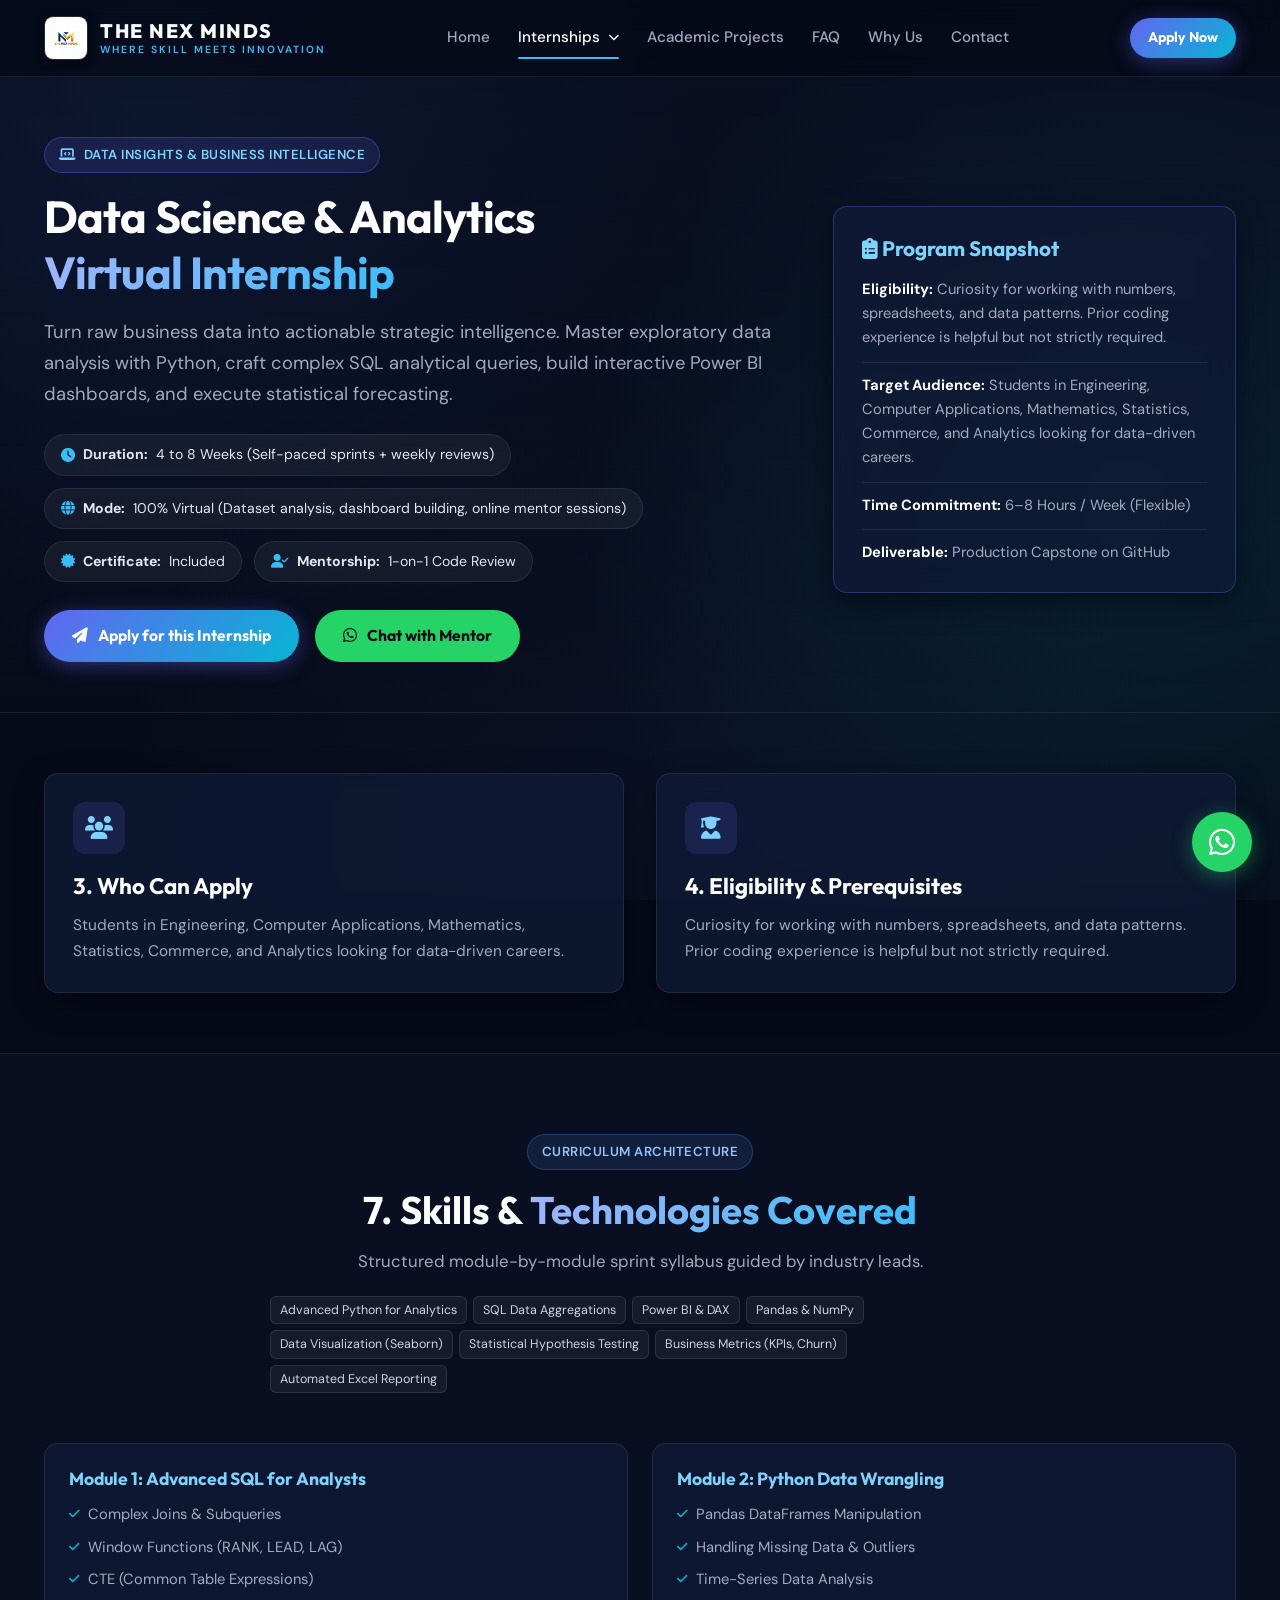
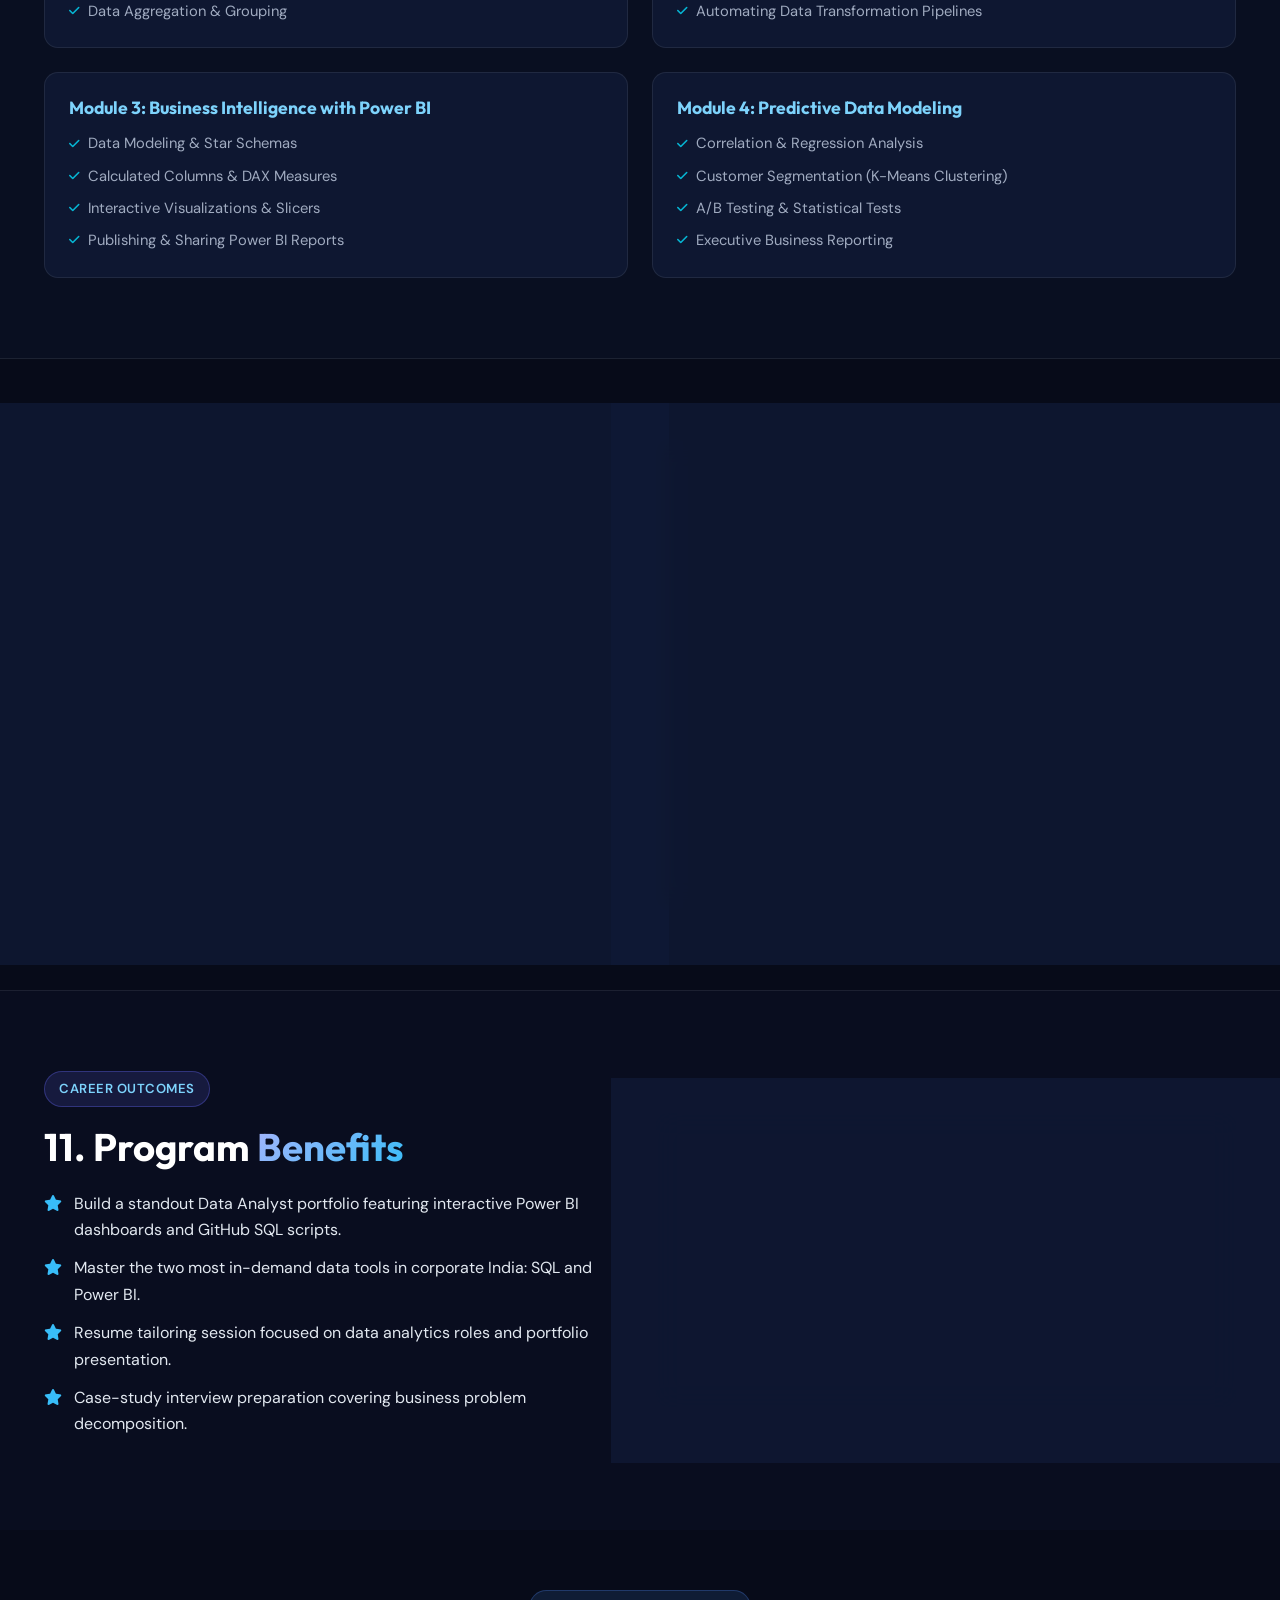
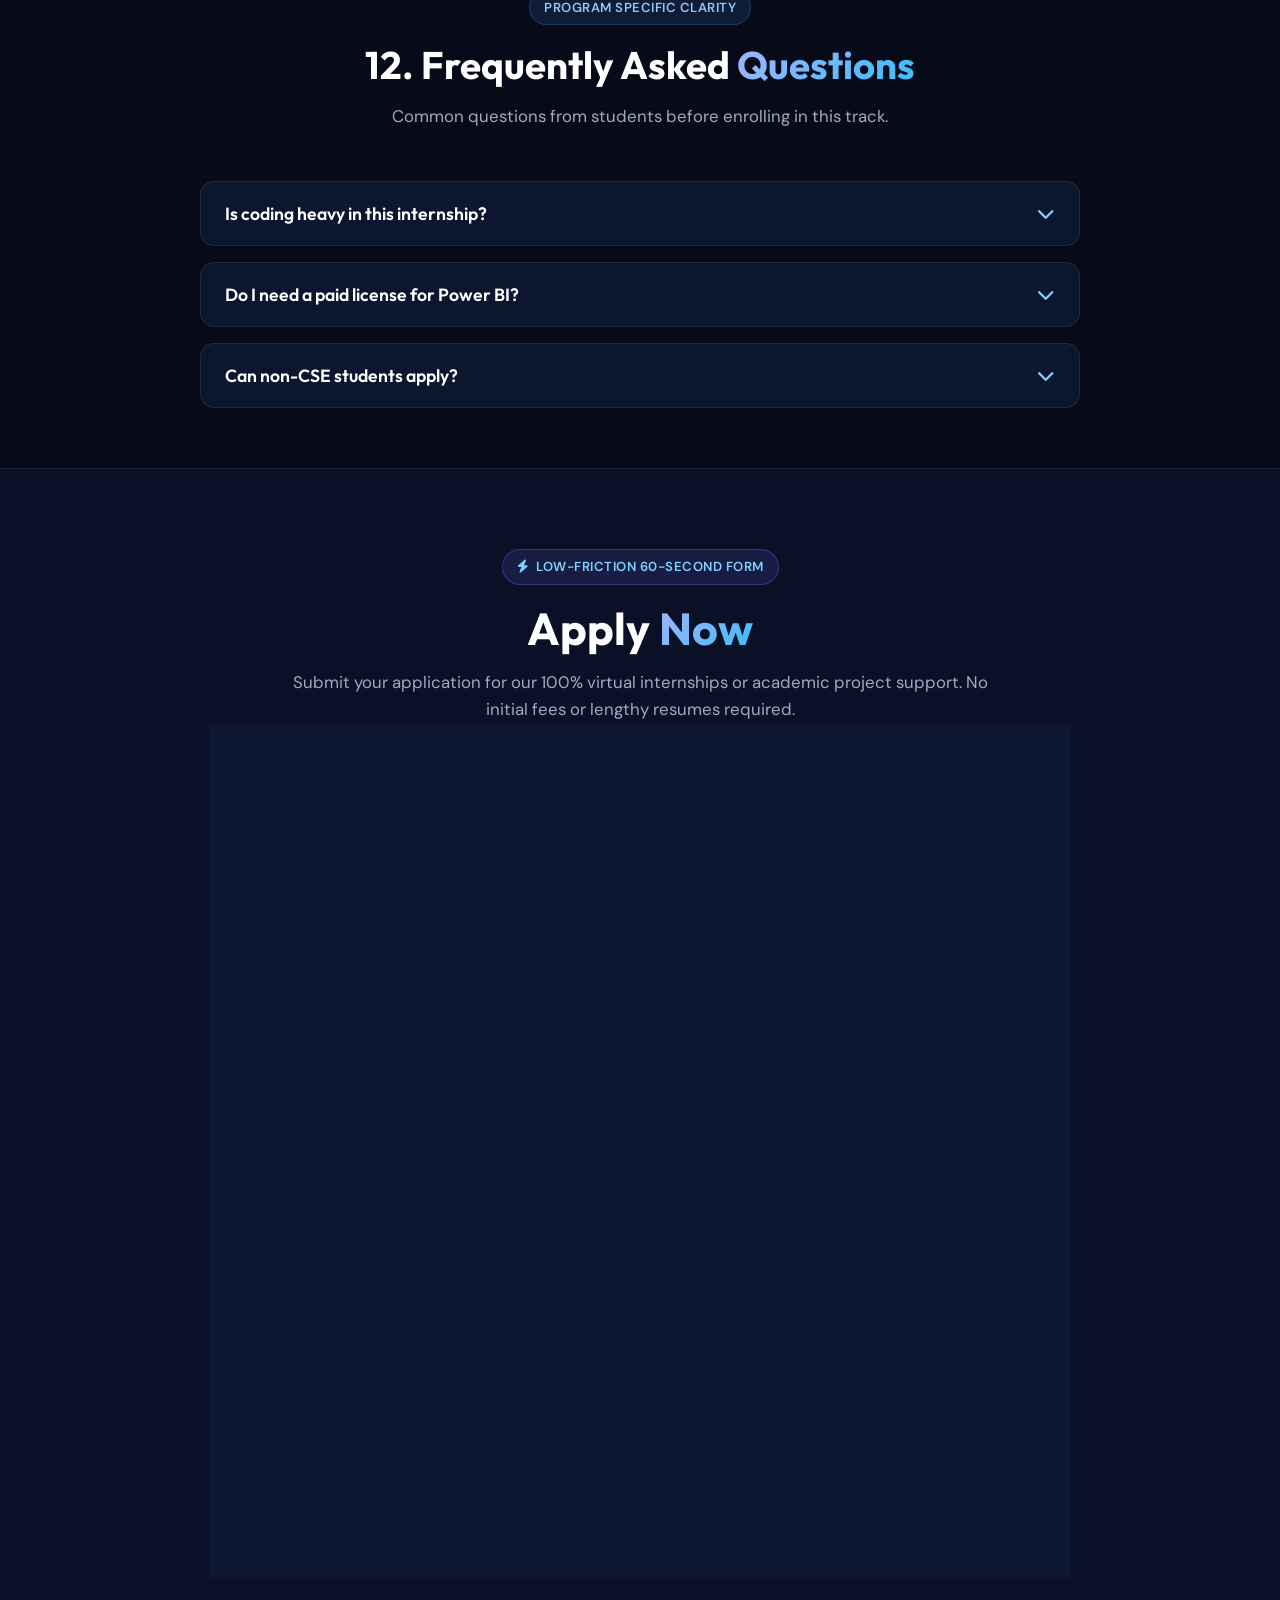
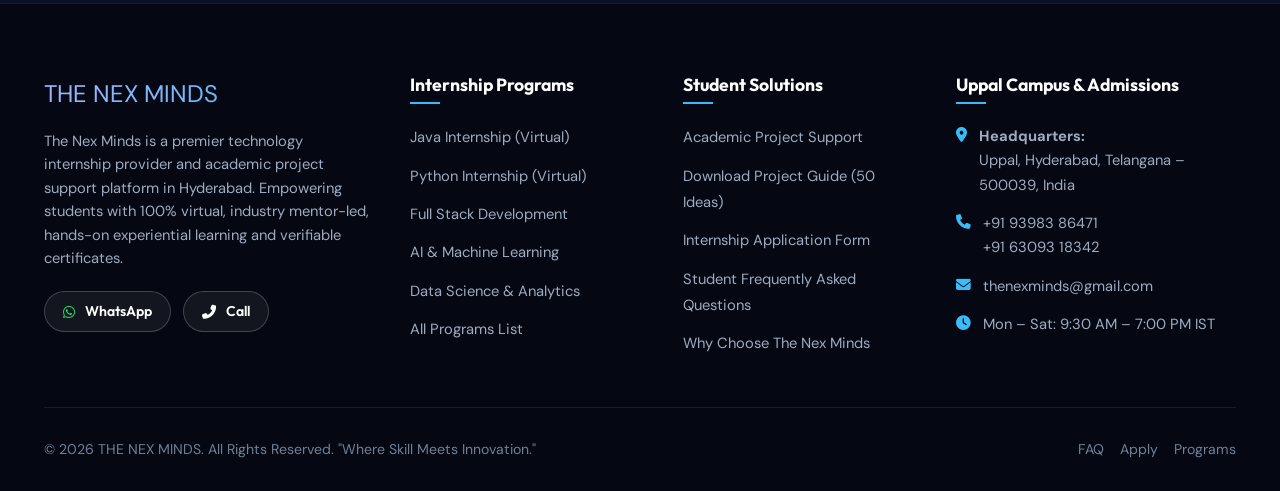
<file: internships/data-science/index.html>
<!DOCTYPE html>
<html lang="en">
<head>
  <meta charset="UTF-8">
  <meta name="viewport" content="width=device-width, initial-scale=1.0">
  <title>Data Science Internship Virtual Hyderabad — The NexMinds</title>
  <meta name="description" content="Apply for Data Science Internship at The NexMinds. Learn Data Analysis, Python EDA, SQL Pipelines, Power BI Dashboards, and Predictive Modeling with mentors.">
  <meta name="keywords" content="Data Science Internship, Data Science Internship Hyderabad, Python Data Analytics Internship, Virtual Data Science Internship, Power BI Internship">
  <link rel="canonical" href="https://thenexminds.in/internships/data-science">

  <link rel="preconnect" href="https://fonts.googleapis.com">
  <link rel="preconnect" href="https://fonts.gstatic.com" crossorigin>
  <link href="https://fonts.googleapis.com/css2?family=DM+Sans:ital,opsz,wght@0,9..40,100..1000;1,9..40,100..1000&family=Outfit:wght@400;500;600;700;800&display=swap" rel="stylesheet">
  <link rel="stylesheet" href="https://cdnjs.cloudflare.com/ajax/libs/font-awesome/6.5.1/css/all.min.css">
  
  <!-- Favicon -->
  <link rel="icon" type="image/jpeg" href="../../Nm.jpeg">
  <link rel="apple-touch-icon" href="../../Nm.jpeg">
  <link rel="stylesheet" href="../../css/style.css?v=3.0">

  <script type="application/ld+json">
  {
    "@context": "https://schema.org",
    "@type": "Course",
    "name": "Data Science Internship (Virtual)",
    "description": "Apply for Data Science Internship at The NexMinds. Learn Data Analysis, Python EDA, SQL Pipelines, Power BI Dashboards, and Predictive Modeling with mentors.",
    "provider": {
      "@type": "Organization",
      "name": "The NexMinds",
      "sameAs": "https://thenexminds.in"
    },
    "educationalCredentialAwarded": "Verified Internship Certificate",
    "occupationalCategory": "Software Engineering / IT"
  }
  </script>
</head>
<body>

  
  <!-- Navigation Header -->
  <nav class="navbar" id="navbar">
    <div class="nav-container">
      <a href="../../index.html" class="logo-wrapper">
        <img src="../../Nm.jpeg" alt="The Nex Minds Logo" class="logo">
        <div class="brand-text">
          <span class="brand-title">THE NEX MINDS</span>
          <span class="brand-subtitle">WHERE SKILL MEETS INNOVATION</span>
        </div>
      </a>

      <ul class="nav-links">
        <li><a href="../../index.html" class="">Home</a></li>
        <li class="nav-dropdown">
          <a href="../../internships/" class="active">Internships <i class="fas fa-chevron-down" style="font-size: 0.7rem; margin-left: 3px;"></i></a>
          <div class="nav-dropdown-menu">
            <a href="../java/"><i class="fab fa-java" style="color:#38bdf8; margin-right:8px;"></i> Java Internship</a>
            <a href="../python/"><i class="fab fa-python" style="color:#60A5FA; margin-right:8px;"></i> Python Internship</a>
            <a href="../full-stack/"><i class="fas fa-layer-group" style="color:#10B981; margin-right:8px;"></i> Full Stack Internship</a>
            <a href="../ai-ml/"><i class="fas fa-brain" style="color:#A78BFA; margin-right:8px;"></i> AI / ML Internship</a>
            <a href="../data-science/"><i class="fas fa-chart-line" style="color:#F472B6; margin-right:8px;"></i> Data Science Internship</a>
            <a href="../../internships/" style="border-top:1px solid rgba(255,255,255,0.08); font-weight:600; color:var(--gold-light) !important;">View All Programs &rarr;</a>
          </div>
        </li>
        <li><a href="../../academic-projects/" class="">Academic Projects</a></li>
        <li><a href="../../faq/" class="">FAQ</a></li>
        <li><a href="../../index.html#why-us">Why Us</a></li>
        <li><a href="../../index.html#contact">Contact</a></li>
      </ul>

      <div class="nav-actions">
        <a href="../../apply/" class="btn btn-primary btn-sm">Apply Now</a>
        <button class="mobile-nav-toggle" aria-label="Toggle Menu">
          <span></span>
          <span></span>
          <span></span>
        </button>
      </div>
    </div>
  </nav>

  <!-- Mobile Drawer -->
  <div class="mobile-menu-drawer">
    <a href="../../index.html">Home</a>
    <a href="../../internships/">All Internship Programs</a>
    <a href="../java/">&nbsp;&nbsp;• Java Internship (Virtual)</a>
    <a href="../python/">&nbsp;&nbsp;• Python Internship (Virtual)</a>
    <a href="../full-stack/">&nbsp;&nbsp;• Full Stack Internship (Virtual)</a>
    <a href="../ai-ml/">&nbsp;&nbsp;• AI & ML Internship (Virtual)</a>
    <a href="../data-science/">&nbsp;&nbsp;• Data Science Internship (Virtual)</a>
    <a href="../../academic-projects/">Academic Project Support</a>
    <a href="../../faq/">FAQ</a>
    <a href="../../apply/" class="btn btn-primary" style="margin-top: 10px;">Apply for Internship</a>
  </div>


  <!-- 1. PROGRAM TITLE & HERO -->
  <section class="program-hero">
    <div class="container">
      <div class="program-header-grid">
        <div>
          <span class="badge"><i class="fas fa-laptop-code"></i> Data Insights & Business Intelligence</span>
          <h1 class="hero-title" style="font-size: 2.8rem; margin-bottom: 16px;">
            Data Science & Analytics <span class='gradient-text'>Virtual Internship</span>
          </h1>
          <!-- 2. SHORT DESCRIPTION -->
          <p class="hero-desc" style="margin-bottom: 24px;">
            Turn raw business data into actionable strategic intelligence. Master exploratory data analysis with Python, craft complex SQL analytical queries, build interactive Power BI dashboards, and execute statistical forecasting.
          </p>

          <div class="quick-meta-pillbox">
            <div class="quick-meta-pill"><i class="fas fa-clock"></i> <strong>Duration:</strong> 4 to 8 Weeks (Self-paced sprints + weekly reviews)</div>
            <div class="quick-meta-pill"><i class="fas fa-globe"></i> <strong>Mode:</strong> 100% Virtual (Dataset analysis, dashboard building, online mentor sessions)</div>
            <div class="quick-meta-pill"><i class="fas fa-certificate"></i> <strong>Certificate:</strong> Included</div>
            <div class="quick-meta-pill"><i class="fas fa-user-check"></i> <strong>Mentorship:</strong> 1-on-1 Code Review</div>
          </div>

          <!-- 14. PRIMARY CTA -->
          <div style="display: flex; gap: 16px; flex-wrap: wrap;">
            <a href="#apply-now" class="btn btn-primary">
              <i class="fas fa-paper-plane"></i> Apply for this Internship
            </a>
            <a href="https://wa.me/919398386471?text=Hi%20The%20NexMinds%2C%20I%20have%20questions%20about%20the%20Data Science Internship (Virtual)." 
               class="btn btn-whatsapp" target="_blank" rel="noopener">
              <i class="fab fa-whatsapp"></i> Chat with Mentor
            </a>
          </div>
        </div>

        <div>
          <div class="glass-card" style="border: 1px solid var(--border-gold);">
            <h3 style="font-size: 1.3rem; margin-bottom: 16px; color: var(--gold-light);">
              <i class="fas fa-clipboard-list"></i> Program Snapshot
            </h3>
            <div style="display:flex; flex-direction:column; gap:12px; font-size:0.92rem;">
              <div><strong style="color:#fff;">Eligibility:</strong> <span style="color:var(--text-muted);">Curiosity for working with numbers, spreadsheets, and data patterns. Prior coding experience is helpful but not strictly required.</span></div>
              <div style="border-top:1px solid var(--border-glass); padding-top:10px;"><strong style="color:#fff;">Target Audience:</strong> <span style="color:var(--text-muted);">Students in Engineering, Computer Applications, Mathematics, Statistics, Commerce, and Analytics looking for data-driven careers.</span></div>
              <div style="border-top:1px solid var(--border-glass); padding-top:10px;"><strong style="color:#fff;">Time Commitment:</strong> <span style="color:var(--text-muted);">6–8 Hours / Week (Flexible)</span></div>
              <div style="border-top:1px solid var(--border-glass); padding-top:10px;"><strong style="color:#fff;">Deliverable:</strong> <span style="color:var(--text-muted);">Production Capstone on GitHub</span></div>
            </div>
          </div>
        </div>
      </div>
    </div>
  </section>

  <!-- 3. WHO CAN APPLY & 4. ELIGIBILITY -->
  <section style="padding: 60px 0;">
    <div class="container">
      <div class="grid-2">
        <div class="glass-card">
          <div class="why-icon"><i class="fas fa-users"></i></div>
          <h3 style="font-size: 1.4rem; margin-bottom: 12px;">3. Who Can Apply</h3>
          <p style="font-size: 0.96rem; line-height: 1.7;">
            Students in Engineering, Computer Applications, Mathematics, Statistics, Commerce, and Analytics looking for data-driven careers.
          </p>
        </div>

        <div class="glass-card">
          <div class="why-icon"><i class="fas fa-user-graduate"></i></div>
          <h3 style="font-size: 1.4rem; margin-bottom: 12px;">4. Eligibility & Prerequisites</h3>
          <p style="font-size: 0.96rem; line-height: 1.7;">
            Curiosity for working with numbers, spreadsheets, and data patterns. Prior coding experience is helpful but not strictly required.
          </p>
        </div>
      </div>
    </div>
  </section>

  <!-- 7. SKILLS / TECHNOLOGIES & SYLLABUS -->
  <section style="background: rgba(13, 21, 45, 0.4); border-top: 1px solid var(--border-glass); border-bottom: 1px solid var(--border-glass);">
    <div class="container">
      <div class="section-header">
        <span class="badge badge-blue">Curriculum Architecture</span>
        <h2 class="section-title">7. Skills & <span class="gradient-text">Technologies Covered</span></h2>
        <p class="section-subtitle">Structured module-by-module sprint syllabus guided by industry leads.</p>
        <div style="margin-top: 20px;" class="program-skills-tags">
          <span class='skill-tag'>Advanced Python for Analytics</span><span class='skill-tag'>SQL Data Aggregations</span><span class='skill-tag'>Power BI & DAX</span><span class='skill-tag'>Pandas & NumPy</span><span class='skill-tag'>Data Visualization (Seaborn)</span><span class='skill-tag'>Statistical Hypothesis Testing</span><span class='skill-tag'>Business Metrics (KPIs, Churn)</span><span class='skill-tag'>Automated Excel Reporting</span>
        </div>
      </div>

      <div class="syllabus-grid">
        
        <div class="syllabus-module">
          <h4>Module 1: Advanced SQL for Analysts</h4>
          <ul><li><i class='fas fa-check'></i> Complex Joins & Subqueries</li><li><i class='fas fa-check'></i> Window Functions (RANK, LEAD, LAG)</li><li><i class='fas fa-check'></i> CTE (Common Table Expressions)</li><li><i class='fas fa-check'></i> Data Aggregation & Grouping</li></ul>
        </div>
        
        <div class="syllabus-module">
          <h4>Module 2: Python Data Wrangling</h4>
          <ul><li><i class='fas fa-check'></i> Pandas DataFrames Manipulation</li><li><i class='fas fa-check'></i> Handling Missing Data & Outliers</li><li><i class='fas fa-check'></i> Time-Series Data Analysis</li><li><i class='fas fa-check'></i> Automating Data Transformation Pipelines</li></ul>
        </div>
        
        <div class="syllabus-module">
          <h4>Module 3: Business Intelligence with Power BI</h4>
          <ul><li><i class='fas fa-check'></i> Data Modeling & Star Schemas</li><li><i class='fas fa-check'></i> Calculated Columns & DAX Measures</li><li><i class='fas fa-check'></i> Interactive Visualizations & Slicers</li><li><i class='fas fa-check'></i> Publishing & Sharing Power BI Reports</li></ul>
        </div>
        
        <div class="syllabus-module">
          <h4>Module 4: Predictive Data Modeling</h4>
          <ul><li><i class='fas fa-check'></i> Correlation & Regression Analysis</li><li><i class='fas fa-check'></i> Customer Segmentation (K-Means Clustering)</li><li><i class='fas fa-check'></i> A/B Testing & Statistical Tests</li><li><i class='fas fa-check'></i> Executive Business Reporting</li></ul>
        </div>
        
      </div>
    </div>
  </section>

  <!-- 8. ACTIVITIES / PROJECTS & 9. MENTOR SUPPORT -->
  <section>
    <div class="container">
      <div class="grid-2">
        <!-- 8. Activities / Projects -->
        <div class="glass-card">
          <div class="why-icon"><i class="fas fa-tasks"></i></div>
          <h3 style="font-size: 1.4rem; margin-bottom: 14px;">8. Practical Activities & Projects</h3>
          <p style="font-size: 0.92rem; margin-bottom: 18px;">Every participant completes graded sprint tasks and a final capstone project:</p>
          <ul style="list-style: none;">
            <li style='display:flex; gap:12px; margin-bottom:12px; color:#E2E8F0;'><i class='fas fa-code-branch' style='color:var(--gold-primary); margin-top:4px;'></i> <span>Sprint 1: Query and analyze a multi-table relational sales database using advanced SQL window functions.</span></li><li style='display:flex; gap:12px; margin-bottom:12px; color:#E2E8F0;'><i class='fas fa-code-branch' style='color:var(--gold-primary); margin-top:4px;'></i> <span>Sprint 2: Perform comprehensive Exploratory Data Analysis (EDA) on a 100,000+ row dataset using Pandas and Seaborn.</span></li><li style='display:flex; gap:12px; margin-bottom:12px; color:#E2E8F0;'><i class='fas fa-code-branch' style='color:var(--gold-primary); margin-top:4px;'></i> <span>Sprint 3: Build an enterprise-grade interactive Business Intelligence Dashboard in Power BI with KPI cards and drill-through filters.</span></li><li style='display:flex; gap:12px; margin-bottom:12px; color:#E2E8F0;'><i class='fas fa-code-branch' style='color:var(--gold-primary); margin-top:4px;'></i> <span>Capstone: Deliver a complete Customer Segmentation & Lifetime Value predictive analysis report with business recommendations.</span></li>
          </ul>
        </div>

        <!-- 9. Mentor Support & 10. Certificate Information -->
        <div class="glass-card">
          <div class="why-icon"><i class="fas fa-award"></i></div>
          <h3 style="font-size: 1.4rem; margin-bottom: 14px;">9. Mentor Support & 10. Certificate</h3>
          <div style="margin-bottom: 20px;">
            <h4 style="color: var(--gold-light); margin-bottom: 6px;"><i class="fas fa-chalkboard-teacher"></i> 1-on-1 Guidance</h4>
            <p style="font-size: 0.92rem; line-height: 1.6;">Guidance from professional data analysts. Learn how real business stakeholders evaluate metrics, KPI formulation, and data storytelling.</p>
          </div>
          <div style="border-top: 1px solid var(--border-glass); padding-top: 16px;">
            <h4 style="color: var(--gold-light); margin-bottom: 6px;"><i class="fas fa-stamp"></i> Verifiable Certificate</h4>
            <p style="font-size: 0.92rem; line-height: 1.6;">Receive an official Data Science & Analytics Internship Certificate detailing your mastery of Python, SQL, and Power BI visualization.</p>
          </div>
        </div>
      </div>
    </div>
  </section>

  <!-- 11. BENEFITS & 13. TESTIMONIAL -->
  <section style="background: rgba(10, 16, 36, 0.6); border-top: 1px solid var(--border-glass);">
    <div class="container">
      <div class="grid-2" style="align-items: center;">
        <div>
          <span class="badge">Career Outcomes</span>
          <h2 class="section-title" style="text-align: left; margin-bottom: 20px;">
            11. Program <span class="gradient-text">Benefits</span>
          </h2>
          <ul style="list-style: none;">
            <li style='display:flex; gap:12px; margin-bottom:12px; color:#E2E8F0;'><i class='fas fa-star' style='color:var(--gold-primary); margin-top:4px;'></i> <span>Build a standout Data Analyst portfolio featuring interactive Power BI dashboards and GitHub SQL scripts.</span></li><li style='display:flex; gap:12px; margin-bottom:12px; color:#E2E8F0;'><i class='fas fa-star' style='color:var(--gold-primary); margin-top:4px;'></i> <span>Master the two most in-demand data tools in corporate India: SQL and Power BI.</span></li><li style='display:flex; gap:12px; margin-bottom:12px; color:#E2E8F0;'><i class='fas fa-star' style='color:var(--gold-primary); margin-top:4px;'></i> <span>Resume tailoring session focused on data analytics roles and portfolio presentation.</span></li><li style='display:flex; gap:12px; margin-bottom:12px; color:#E2E8F0;'><i class='fas fa-star' style='color:var(--gold-primary); margin-top:4px;'></i> <span>Case-study interview preparation covering business problem decomposition.</span></li>
          </ul>
        </div>

        <!-- 13. Testimonial -->
        <div>
          <div class="testimonial-card glass-card" style="border: 1px solid var(--border-gold);">
            <div>
              <div class="testimonial-stars"><i class="fas fa-star"></i><i class="fas fa-star"></i><i class="fas fa-star"></i><i class="fas fa-star"></i><i class="fas fa-star"></i></div>
              <h4 style="font-size: 1.15rem; margin-bottom: 10px; color: var(--gold-light);">13. Student Experience</h4>
              <p class="testimonial-text">
                "The hands-on data cleaning and Power BI dashboard assignments gave me real practical skills. The mentors taught us how to tell stories with data rather than just drawing charts."
              </p>
            </div>
            <div class="testimonial-author">
              <div class="author-avatar">T</div>
              <div class="author-info">
                <h4>Tharun</h4>
                <span>Data & AI Trainee</span>
              </div>
            </div>
          </div>
        </div>
      </div>
    </div>
  </section>

  <!-- 12. PROGRAM FAQS -->
  <section style="padding: 60px 0;">
    <div class="container">
      <div class="section-header">
        <span class="badge badge-blue">Program Specific Clarity</span>
        <h2 class="section-title">12. Frequently Asked <span class="gradient-text">Questions</span></h2>
        <p class="section-subtitle">Common questions from students before enrolling in this track.</p>
      </div>

      <div class="faq-list">
        
        <div class="faq-item">
          <button class="faq-question">
            <span>Is coding heavy in this internship?</span>
            <i class="fas fa-chevron-down faq-icon"></i>
          </button>
          <div class="faq-answer">
            <p>Data Science balances SQL, Python scripting, and visual tools like Power BI. It is much more focused on data problem-solving than complex software algorithms.</p>
          </div>
        </div>
        
        <div class="faq-item">
          <button class="faq-question">
            <span>Do I need a paid license for Power BI?</span>
            <i class="fas fa-chevron-down faq-icon"></i>
          </button>
          <div class="faq-answer">
            <p>No. Power BI Desktop is completely free to download and use for learning and building portfolio projects.</p>
          </div>
        </div>
        
        <div class="faq-item">
          <button class="faq-question">
            <span>Can non-CSE students apply?</span>
            <i class="fas fa-chevron-down faq-icon"></i>
          </button>
          <div class="faq-answer">
            <p>Yes! Data Analytics is open to students from all engineering branches, BCA, BSc, and commerce streams.</p>
          </div>
        </div>
        
      </div>
    </div>
  </section>

    <!-- APPLICATION FORM SECTION -->
  <section id="apply-now" style="background: rgba(13, 21, 45, 0.6); border-top: 1px solid var(--border-glass); padding: 80px 0;">
    <div class="container" style="max-width: 820px;">
      <div class="section-header" style="margin-bottom: 34px; text-align: center;">
        <span class="badge"><i class="fas fa-bolt"></i> Low-Friction 60-Second Form</span>
        <h2 class="section-title" style="font-size: 2.8rem; margin-bottom: 12px;">
          Apply <span class="gradient-text">Now</span>
        </h2>
        <p class="section-subtitle">
          Submit your application for our 100% virtual internships or academic project support. No initial fees or lengthy resumes required.
        </p>
      </div>

      <!-- Frictionless 6-Field Application Form -->
      <div class="form-card" id="formWrapper">
        <form id="nexApplicationForm">
          <div class="form-group">
            <label class="form-label" for="fullName">1. Full Name <span class="req">*</span></label>
            <input type="text" id="fullName" name="fullName" class="form-input" placeholder="Enter your full name (e.g. Sravan Kumar)" required>
          </div>

          <div class="form-group">
            <label class="form-label" for="mobileNumber">2. Mobile Number (10 Digits) <span class="req">*</span></label>
            <input type="tel" id="mobileNumber" name="mobileNumber" class="form-input" placeholder="e.g. 9398386471" inputmode="numeric" pattern="[0-9]{10}" required>
            <div style="font-size: 0.8rem; color: var(--text-subtle); margin-top: 4px;">Primary communication channel for internship onboarding.</div>
          </div>

          <div class="form-group">
            <label class="form-label" for="email">3. Email Address <span class="req">*</span></label>
            <input type="email" id="email" name="email" class="form-input" placeholder="e.g. sravan@gmail.com" required>
          </div>

          <div class="form-group">
            <label class="form-label" for="college">4. College / University <span class="req">*</span></label>
            <input type="text" id="college" name="college" class="form-input" placeholder="e.g. JNTU Hyderabad / CBIT / Osmania University" required>
          </div>

          <div class="form-group">
            <label class="form-label" for="interestedProgram">5. Interested Program <span class="req">*</span></label>
            <select id="interestedProgram" name="interestedProgram" class="form-select" required>
              <option value="java">Java Internship (Virtual)</option>
              <option value="python">Python Internship (Virtual)</option>
              <option value="full-stack">Full Stack Internship (Virtual)</option>
              <option value="ai-ml">AI & ML Internship (Virtual)</option>
              <option value="data-science" selected>Data Science Internship (Virtual)</option>
              <option value="academic">Academic Project Support</option>
              <option value="other">Other Track</option>
            </select>
          </div>

          <div class="form-group">
            <label class="form-label">6. Preferred Contact Method <span class="req">*</span></label>
            <div class="form-radio-group">
              <label class="radio-label">
                <input type="radio" name="preferredContact" value="WhatsApp" checked> WhatsApp
              </label>
              <label class="radio-label">
                <input type="radio" name="preferredContact" value="Call"> Phone Call
              </label>
              <label class="radio-label">
                <input type="radio" name="preferredContact" value="Email"> Email
              </label>
            </div>
          </div>

          <button type="submit" class="btn btn-primary btn-full" style="margin-top: 16px; font-size: 1.05rem;">
            <i class="fas fa-check-circle"></i> SUBMIT APPLICATION
          </button>
        </form>
      </div>

      <!-- Thank You State -->
      <div class="thank-you-box" id="applicationThankYou">
        <div class="thank-you-icon"><i class="fas fa-check"></i></div>
        <h3 style="font-size: 1.7rem; margin-bottom: 12px;">Application Submitted Successfully!</h3>
        <p style="font-size: 1.15rem; color: #E2E8F0; margin-bottom: 24px; font-weight: 500;">
          "Thank you for your enquiry. Our team will contact you within 24 hours."
        </p>

        <div style="background: rgba(7, 11, 25, 0.8); border: 1px solid var(--border-gold); border-radius: var(--radius-md); padding: 24px; margin-bottom: 24px; text-align: left;">
          <h4 style="color: var(--gold-light); margin-bottom: 10px; font-size: 1.1rem;">
            <i class="fab fa-whatsapp" style="color:#25D366; margin-right: 6px;"></i> Prefer instant communication?
          </h4>
          <p style="font-size: 0.94rem; color: var(--text-muted); margin-bottom: 16px;">
            Skip the 24-hour waiting queue! Connect with our admissions counselor directly on WhatsApp to verify batch timings, syllabus details, or offer letter issuance.
          </p>
          <a id="thankYouWhatsAppBtn" href="https://wa.me/919398386471?text=Hi%20The%20NexMinds%2C%20I%20just%20submitted%20my%20application%20for%20the%20Data Science Internship (Virtual)." 
             class="btn btn-whatsapp btn-full" target="_blank" rel="noopener">
            <i class="fab fa-whatsapp"></i> Chat with Admissions (+91 93983 86471)
          </a>
        </div>
      </div>
    </div>
  </section>

  
  <!-- Footer -->
  <footer class="footer" id="contact">
    <div class="container">
      <div class="footer-grid">
        <div class="footer-brand">
          <div class="brand-text gradient-gold" style="font-size: 1.5rem; margin-bottom: 12px;">THE NEX MINDS</div>
          <p>
            The Nex Minds is a premier technology internship provider and academic project support platform in Hyderabad. 
            Empowering students with 100% virtual, industry mentor-led, hands-on experiential learning and verifiable certificates.
          </p>
          <div style="margin-top: 20px; display: flex; gap: 12px;">
            <a href="https://wa.me/919398386471" class="btn btn-secondary btn-sm" target="_blank" rel="noopener"><i class="fab fa-whatsapp" style="color:#25D366;"></i> WhatsApp</a>
            <a href="tel:+919398386471" class="btn btn-secondary btn-sm"><i class="fas fa-phone-alt"></i> Call</a>
          </div>
        </div>

        <div class="footer-col">
          <h4>Internship Programs</h4>
          <ul class="footer-links">
            <li><a href="../java/">Java Internship (Virtual)</a></li>
            <li><a href="../python/">Python Internship (Virtual)</a></li>
            <li><a href="../full-stack/">Full Stack Development</a></li>
            <li><a href="../ai-ml/">AI & Machine Learning</a></li>
            <li><a href="../data-science/">Data Science & Analytics</a></li>
            <li><a href="../../internships/">All Programs List</a></li>
          </ul>
        </div>

        <div class="footer-col">
          <h4>Student Solutions</h4>
          <ul class="footer-links">
            <li><a href="../../academic-projects/">Academic Project Support</a></li>
            <li><a href="../../academic-projects/#topic-guide">Download Project Guide (50 Ideas)</a></li>
            <li><a href="../../apply/">Internship Application Form</a></li>
            <li><a href="../../faq/">Student Frequently Asked Questions</a></li>
            <li><a href="../../index.html#why-us">Why Choose The Nex Minds</a></li>
          </ul>
        </div>

        <div class="footer-col">
          <h4>Uppal Campus & Admissions</h4>
          <div class="footer-contact-item">
            <i class="fas fa-map-marker-alt"></i>
            <div>
              <strong>Headquarters:</strong><br>
              Uppal, Hyderabad, Telangana – 500039, India
            </div>
          </div>
          <div class="footer-contact-item">
            <i class="fas fa-phone"></i>
            <div>
              <a href="tel:+919398386471">+91 93983 86471</a><br>
              <a href="tel:+916309318342">+91 63093 18342</a>
            </div>
          </div>
          <div class="footer-contact-item">
            <i class="fas fa-envelope"></i>
            <div>
              <a href="mailto:thenexminds@gmail.com">thenexminds@gmail.com</a>
            </div>
          </div>
          <div class="footer-contact-item">
            <i class="fas fa-clock"></i>
            <div>
              <span>Mon – Sat: 9:30 AM – 7:00 PM IST</span>
            </div>
          </div>
        </div>
      </div>

      <div class="footer-bottom">
        <div>
          &copy; 2026 THE NEX MINDS. All Rights Reserved. "Where Skill Meets Innovation."
        </div>
        <div style="display:flex; gap:16px;">
          <a href="../../faq/">FAQ</a>
          <a href="../../apply/">Apply</a>
          <a href="../../internships/">Programs</a>
        </div>
      </div>
    </div>
  </footer>

  <!-- Floating WhatsApp Button (Section 5.7 & 3.2) -->
  <a href="https://wa.me/919398386471?text=Hi%20The%20NexMinds%2C%20I%20am%20interested%20in%20the%20internship%20programs." 
     class="whatsapp-floating" 
     target="_blank" 
     rel="noopener noreferrer" 
     aria-label="Chat with Admissions on WhatsApp"
     data-source="floating_action_btn">
    <i class="fab fa-whatsapp"></i>
  </a>

  <!-- Lead Magnet Modal (Free Project Topic Guide - Section 3.1 & 7) -->
  <div class="modal-overlay" id="guideModal">
    <div class="modal-card">
      <button class="modal-close" aria-label="Close modal">&times;</button>
      <div id="guideFormContainer">
        <span class="magnet-badge"><i class="fas fa-file-download"></i> Instant PDF Download</span>
        <h3 style="font-size: 1.45rem; margin-bottom: 8px;">Download Free Project Topic Guide</h3>
        <p style="font-size: 0.92rem; margin-bottom: 22px;">Get curated 50 high-scoring IEEE and industry-ready final year project topic ideas across AI, Java, Python, and Full Stack.</p>
        
        <form id="guideDownloadForm">
          <div class="form-group">
            <label class="form-label" for="guideName">Full Name <span class="req">*</span></label>
            <input type="text" id="guideName" class="form-input" placeholder="e.g. Rahul Sharma" required>
          </div>
          <div class="form-group">
            <label class="form-label" for="guideEmail">Email Address <span class="req">*</span></label>
            <input type="email" id="guideEmail" class="form-input" placeholder="e.g. rahul@gmail.com" required>
          </div>
          <div class="form-group">
            <label class="form-label" for="guideCollege">College Name <span class="req">*</span></label>
            <input type="text" id="guideCollege" class="form-input" placeholder="e.g. JNTU Hyderabad / Osmania Univ" required>
          </div>
          <button type="submit" class="btn btn-primary btn-full" style="margin-top: 10px;">
            <i class="fas fa-download"></i> Get 50 Free Project Ideas
          </button>
        </form>
      </div>

      <div id="guideSuccessState" style="display: none; text-align: center; padding: 20px 10px;">
        <div class="thank-you-icon" style="margin: 0 auto 16px;"><i class="fas fa-check"></i></div>
        <h3 style="margin-bottom: 8px;">Guide Downloaded Successfully!</h3>
        <p style="font-size: 0.94rem; margin-bottom: 20px;">Your 50 Project Ideas guide has been initiated. Need help developing your chosen topic?</p>
        <a href="https://wa.me/919398386471?text=Hi%2C%20I%20downloaded%20the%2050%20Project%20Ideas%20guide%20and%20need%20mentorship%20support." 
           class="btn btn-whatsapp btn-full" target="_blank" rel="noopener">
          <i class="fab fa-whatsapp"></i> Chat with Project Mentor
        </a>
      </div>
    </div>
  </div>

  <!-- Scripts -->
  <script src="../../js/analytics.js"></script>
  <script src="../../js/main.js"></script>


</body>
</html>
</file>
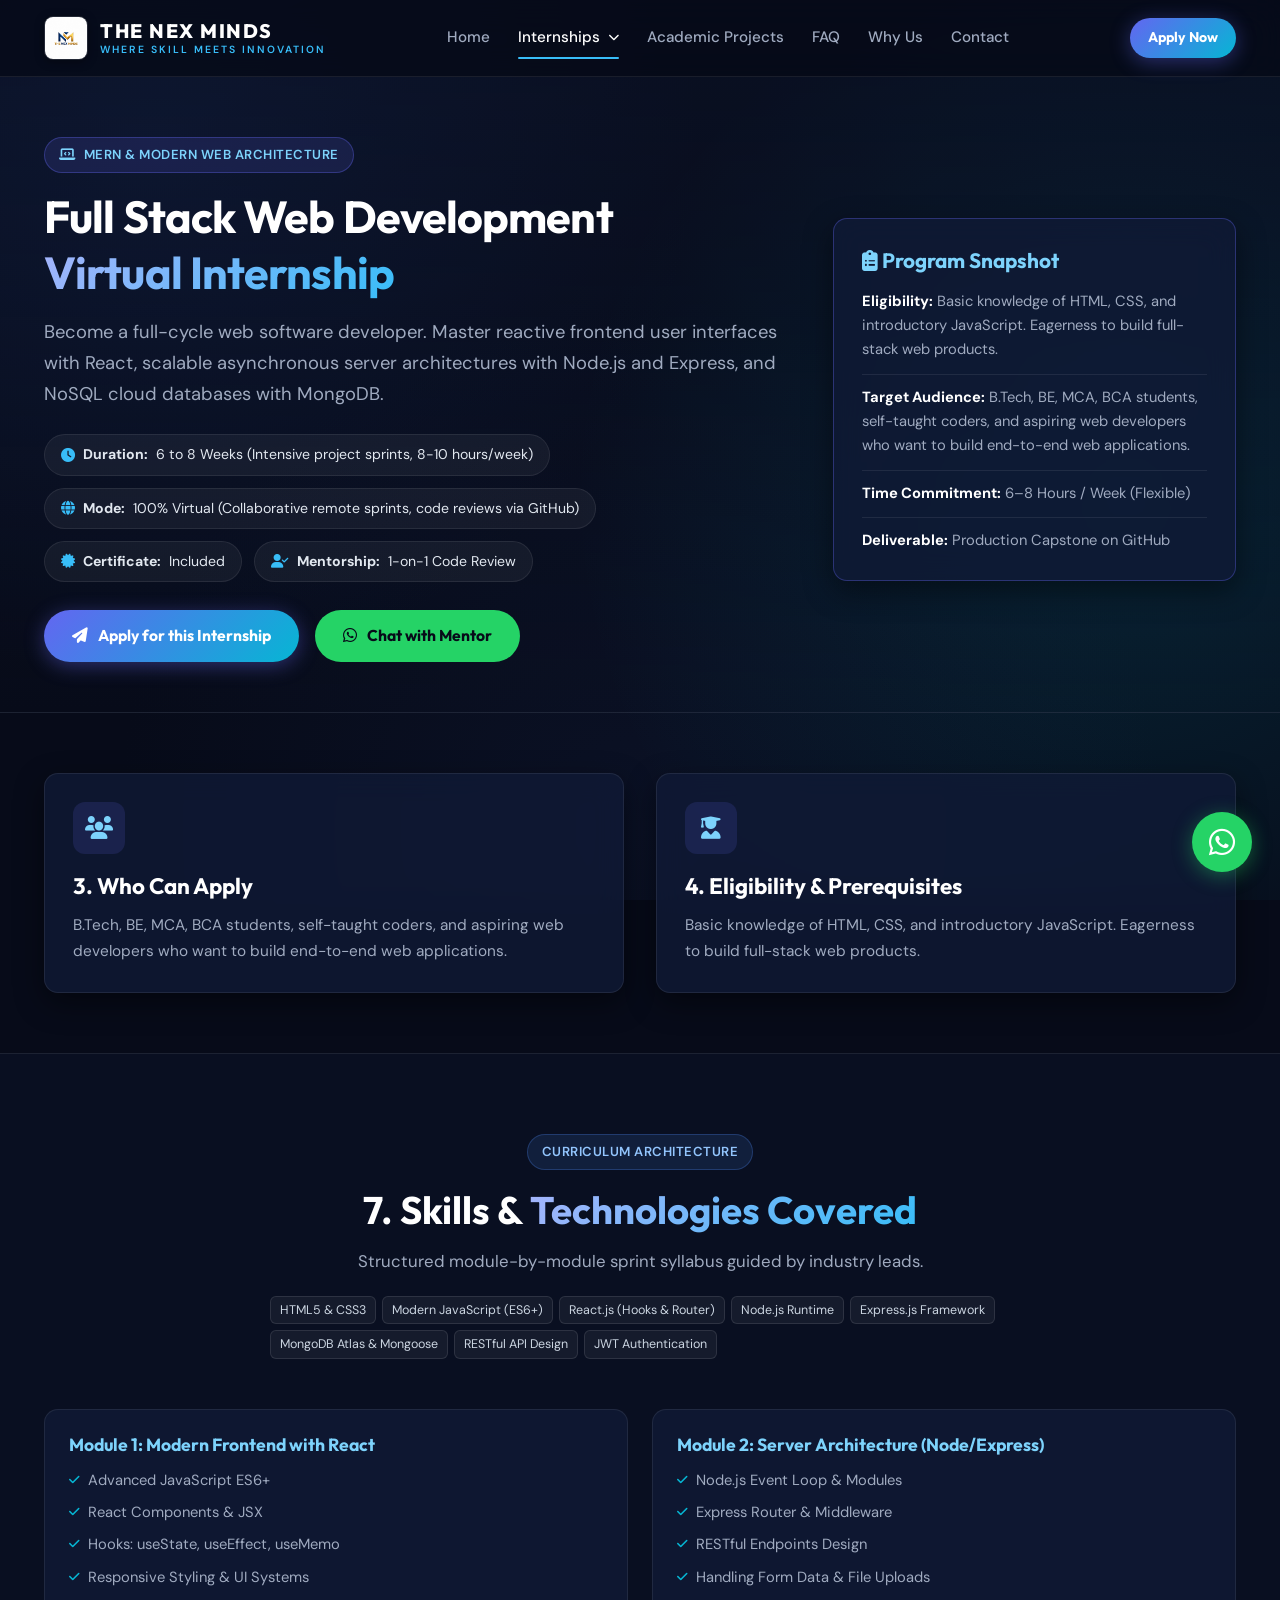
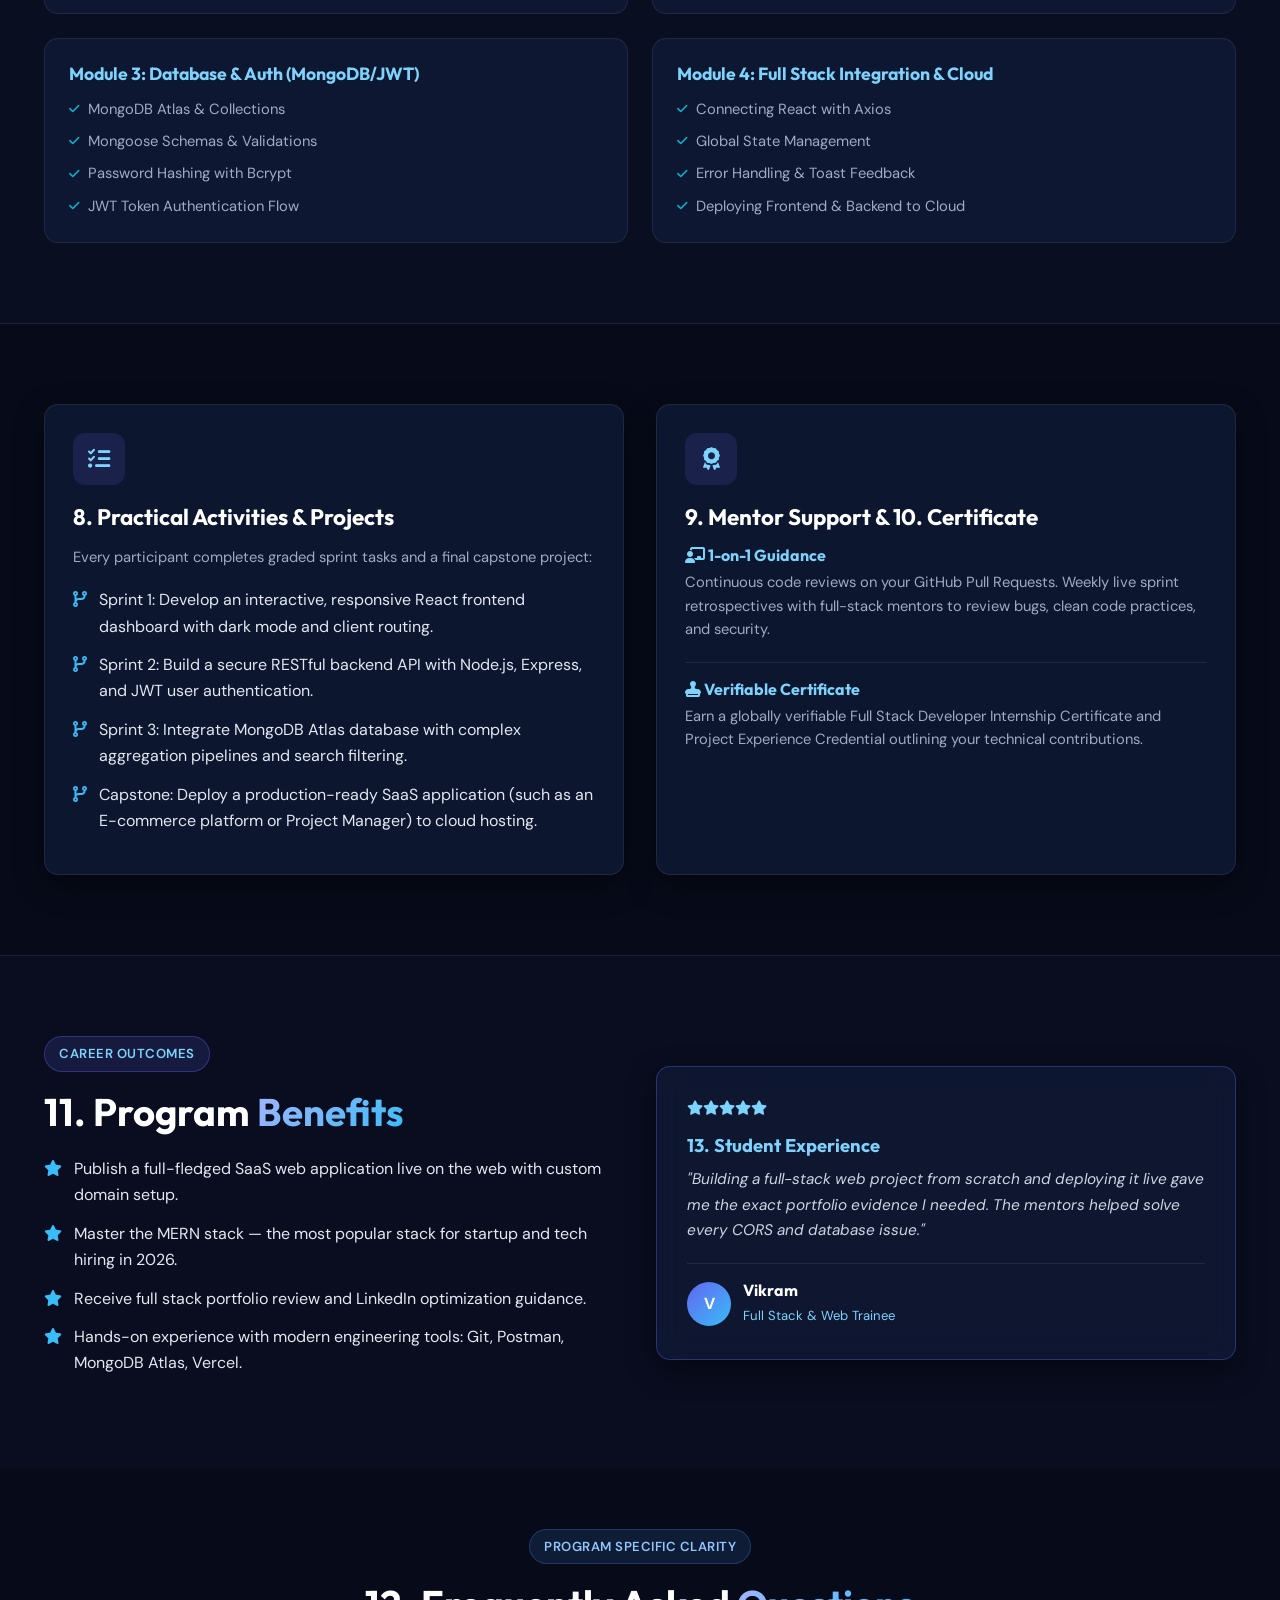
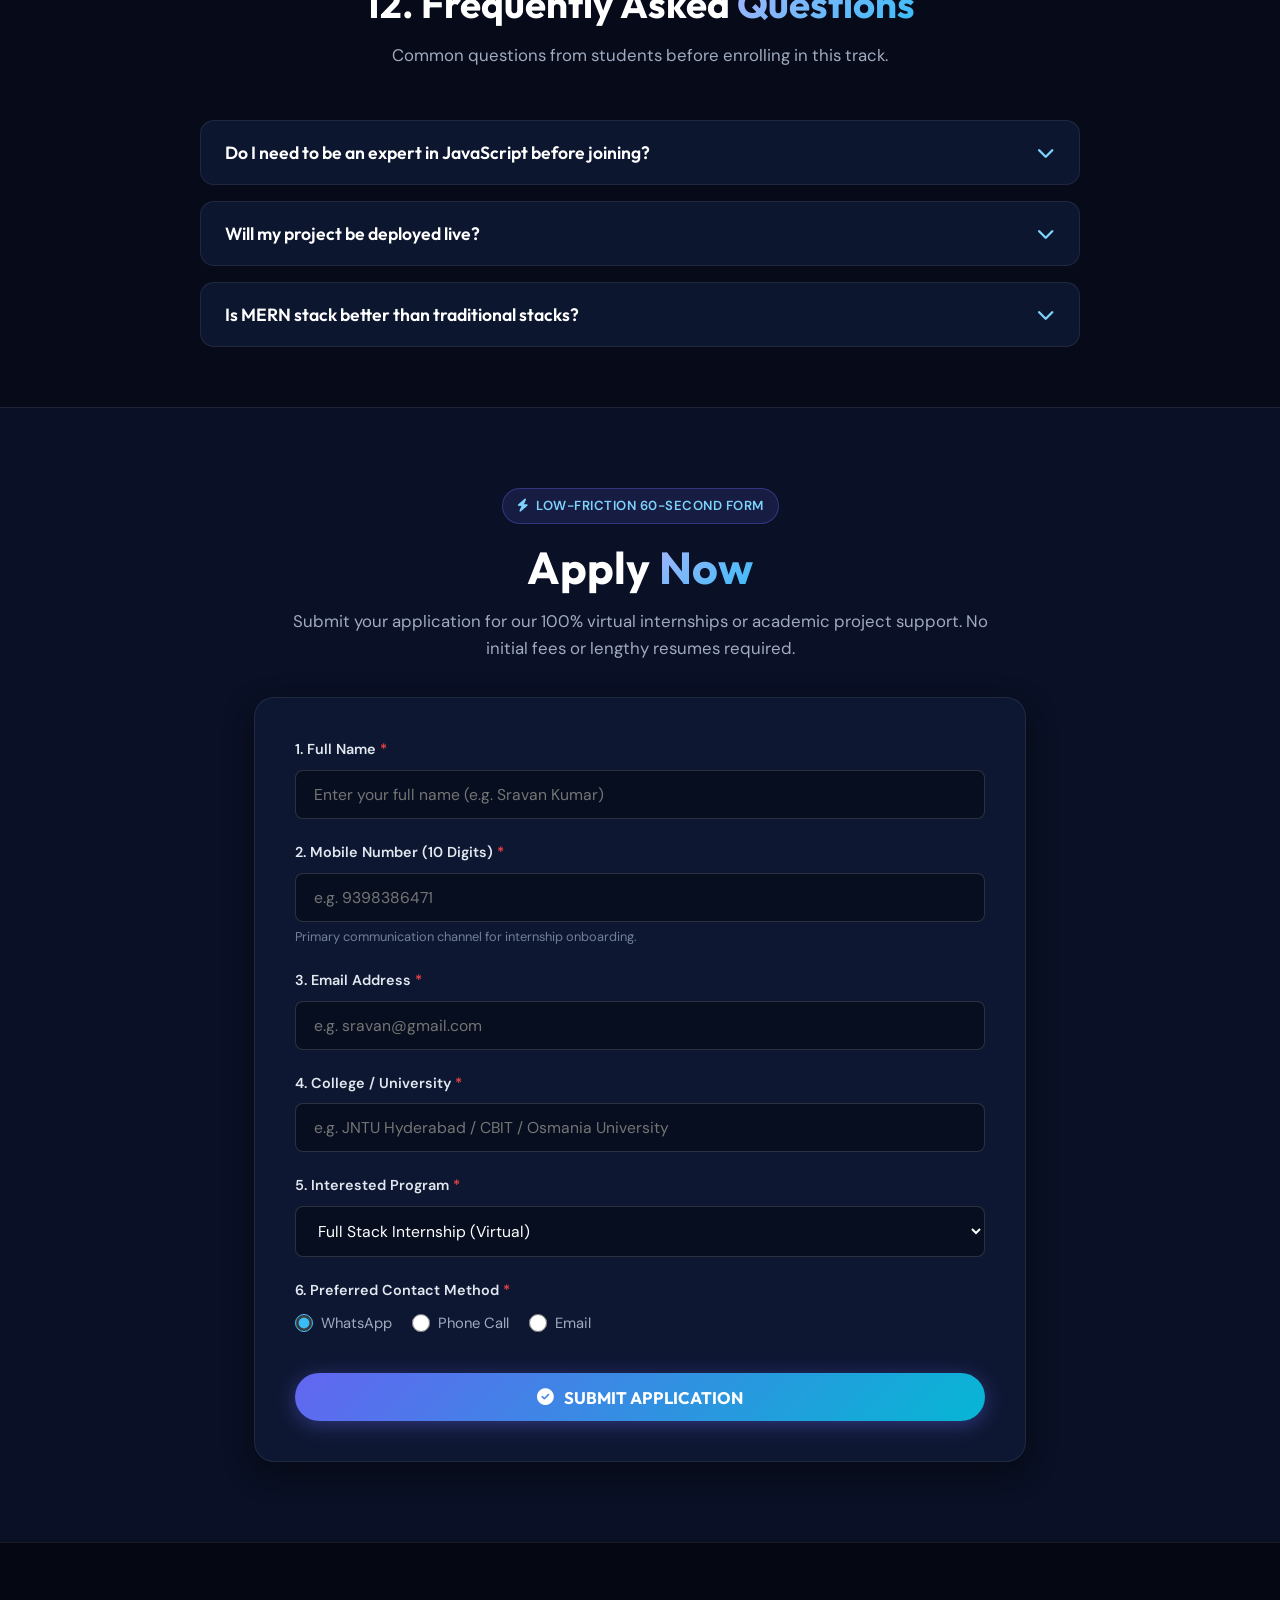
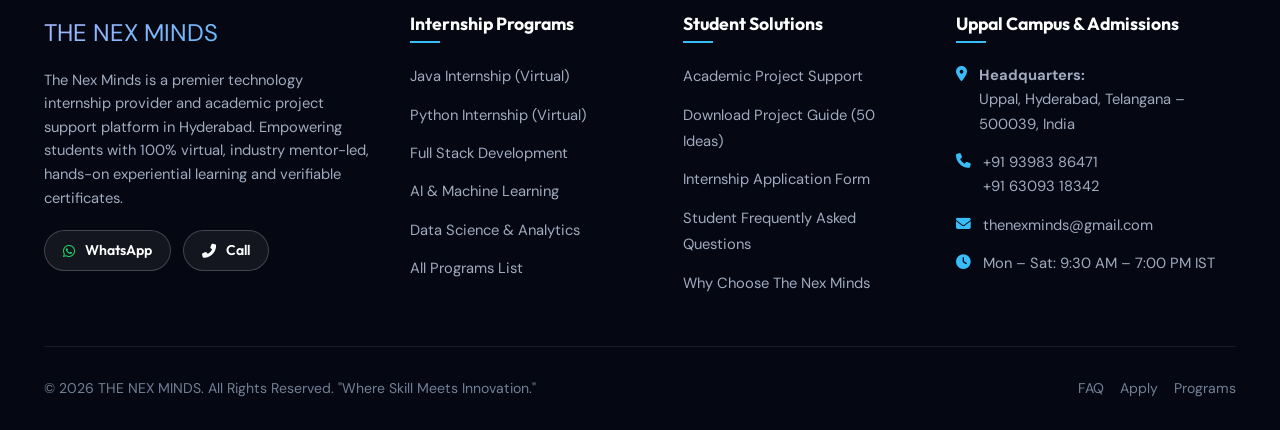
<file: internships/full-stack/index.html>
<!DOCTYPE html>
<html lang="en">
<head>
  <meta charset="UTF-8">
  <meta name="viewport" content="width=device-width, initial-scale=1.0">
  <title>Full Stack Developer Internship (Virtual) — The NexMinds</title>
  <meta name="description" content="Become a Full Stack Web Developer with The NexMinds. Learn React, Node.js, Express, MongoDB, and REST APIs with live projects and mentor guidance.">
  <meta name="keywords" content="Full Stack Internship, MERN Stack Virtual Internship, Web Development Internship Hyderabad, React Node JS Internship, Full Stack Developer Internship">
  <link rel="canonical" href="https://thenexminds.in/internships/full-stack">

  <link rel="preconnect" href="https://fonts.googleapis.com">
  <link rel="preconnect" href="https://fonts.gstatic.com" crossorigin>
  <link href="https://fonts.googleapis.com/css2?family=DM+Sans:ital,opsz,wght@0,9..40,100..1000;1,9..40,100..1000&family=Outfit:wght@400;500;600;700;800&display=swap" rel="stylesheet">
  <link rel="stylesheet" href="https://cdnjs.cloudflare.com/ajax/libs/font-awesome/6.5.1/css/all.min.css">
  
  <!-- Favicon -->
  <link rel="icon" type="image/jpeg" href="../../Nm.jpeg">
  <link rel="apple-touch-icon" href="../../Nm.jpeg">
  <link rel="stylesheet" href="../../css/style.css?v=3.0">

  <script type="application/ld+json">
  {
    "@context": "https://schema.org",
    "@type": "Course",
    "name": "Full Stack Internship (Virtual)",
    "description": "Become a Full Stack Web Developer with The NexMinds. Learn React, Node.js, Express, MongoDB, and REST APIs with live projects and mentor guidance.",
    "provider": {
      "@type": "Organization",
      "name": "The NexMinds",
      "sameAs": "https://thenexminds.in"
    },
    "educationalCredentialAwarded": "Verified Internship Certificate",
    "occupationalCategory": "Software Engineering / IT"
  }
  </script>
</head>
<body>

  
  <!-- Navigation Header -->
  <nav class="navbar" id="navbar">
    <div class="nav-container">
      <a href="../../index.html" class="logo-wrapper">
        <img src="../../Nm.jpeg" alt="The Nex Minds Logo" class="logo">
        <div class="brand-text">
          <span class="brand-title">THE NEX MINDS</span>
          <span class="brand-subtitle">WHERE SKILL MEETS INNOVATION</span>
        </div>
      </a>

      <ul class="nav-links">
        <li><a href="../../index.html" class="">Home</a></li>
        <li class="nav-dropdown">
          <a href="../../internships/" class="active">Internships <i class="fas fa-chevron-down" style="font-size: 0.7rem; margin-left: 3px;"></i></a>
          <div class="nav-dropdown-menu">
            <a href="../java/"><i class="fab fa-java" style="color:#38bdf8; margin-right:8px;"></i> Java Internship</a>
            <a href="../python/"><i class="fab fa-python" style="color:#60A5FA; margin-right:8px;"></i> Python Internship</a>
            <a href="../full-stack/"><i class="fas fa-layer-group" style="color:#10B981; margin-right:8px;"></i> Full Stack Internship</a>
            <a href="../ai-ml/"><i class="fas fa-brain" style="color:#A78BFA; margin-right:8px;"></i> AI / ML Internship</a>
            <a href="../data-science/"><i class="fas fa-chart-line" style="color:#F472B6; margin-right:8px;"></i> Data Science Internship</a>
            <a href="../../internships/" style="border-top:1px solid rgba(255,255,255,0.08); font-weight:600; color:var(--gold-light) !important;">View All Programs &rarr;</a>
          </div>
        </li>
        <li><a href="../../academic-projects/" class="">Academic Projects</a></li>
        <li><a href="../../faq/" class="">FAQ</a></li>
        <li><a href="../../index.html#why-us">Why Us</a></li>
        <li><a href="../../index.html#contact">Contact</a></li>
      </ul>

      <div class="nav-actions">
        <a href="../../apply/" class="btn btn-primary btn-sm">Apply Now</a>
        <button class="mobile-nav-toggle" aria-label="Toggle Menu">
          <span></span>
          <span></span>
          <span></span>
        </button>
      </div>
    </div>
  </nav>

  <!-- Mobile Drawer -->
  <div class="mobile-menu-drawer">
    <a href="../../index.html">Home</a>
    <a href="../../internships/">All Internship Programs</a>
    <a href="../java/">&nbsp;&nbsp;• Java Internship (Virtual)</a>
    <a href="../python/">&nbsp;&nbsp;• Python Internship (Virtual)</a>
    <a href="../full-stack/">&nbsp;&nbsp;• Full Stack Internship (Virtual)</a>
    <a href="../ai-ml/">&nbsp;&nbsp;• AI & ML Internship (Virtual)</a>
    <a href="../data-science/">&nbsp;&nbsp;• Data Science Internship (Virtual)</a>
    <a href="../../academic-projects/">Academic Project Support</a>
    <a href="../../faq/">FAQ</a>
    <a href="../../apply/" class="btn btn-primary" style="margin-top: 10px;">Apply for Internship</a>
  </div>


  <!-- 1. PROGRAM TITLE & HERO -->
  <section class="program-hero">
    <div class="container">
      <div class="program-header-grid">
        <div>
          <span class="badge"><i class="fas fa-laptop-code"></i> MERN & Modern Web Architecture</span>
          <h1 class="hero-title" style="font-size: 2.8rem; margin-bottom: 16px;">
            Full Stack Web Development <span class='gradient-text'>Virtual Internship</span>
          </h1>
          <!-- 2. SHORT DESCRIPTION -->
          <p class="hero-desc" style="margin-bottom: 24px;">
            Become a full-cycle web software developer. Master reactive frontend user interfaces with React, scalable asynchronous server architectures with Node.js and Express, and NoSQL cloud databases with MongoDB.
          </p>

          <div class="quick-meta-pillbox">
            <div class="quick-meta-pill"><i class="fas fa-clock"></i> <strong>Duration:</strong> 6 to 8 Weeks (Intensive project sprints, 8-10 hours/week)</div>
            <div class="quick-meta-pill"><i class="fas fa-globe"></i> <strong>Mode:</strong> 100% Virtual (Collaborative remote sprints, code reviews via GitHub)</div>
            <div class="quick-meta-pill"><i class="fas fa-certificate"></i> <strong>Certificate:</strong> Included</div>
            <div class="quick-meta-pill"><i class="fas fa-user-check"></i> <strong>Mentorship:</strong> 1-on-1 Code Review</div>
          </div>

          <!-- 14. PRIMARY CTA -->
          <div style="display: flex; gap: 16px; flex-wrap: wrap;">
            <a href="#apply-now" class="btn btn-primary">
              <i class="fas fa-paper-plane"></i> Apply for this Internship
            </a>
            <a href="https://wa.me/919398386471?text=Hi%20The%20NexMinds%2C%20I%20have%20questions%20about%20the%20Full Stack Internship (Virtual)." 
               class="btn btn-whatsapp" target="_blank" rel="noopener">
              <i class="fab fa-whatsapp"></i> Chat with Mentor
            </a>
          </div>
        </div>

        <div>
          <div class="glass-card" style="border: 1px solid var(--border-gold);">
            <h3 style="font-size: 1.3rem; margin-bottom: 16px; color: var(--gold-light);">
              <i class="fas fa-clipboard-list"></i> Program Snapshot
            </h3>
            <div style="display:flex; flex-direction:column; gap:12px; font-size:0.92rem;">
              <div><strong style="color:#fff;">Eligibility:</strong> <span style="color:var(--text-muted);">Basic knowledge of HTML, CSS, and introductory JavaScript. Eagerness to build full-stack web products.</span></div>
              <div style="border-top:1px solid var(--border-glass); padding-top:10px;"><strong style="color:#fff;">Target Audience:</strong> <span style="color:var(--text-muted);">B.Tech, BE, MCA, BCA students, self-taught coders, and aspiring web developers who want to build end-to-end web applications.</span></div>
              <div style="border-top:1px solid var(--border-glass); padding-top:10px;"><strong style="color:#fff;">Time Commitment:</strong> <span style="color:var(--text-muted);">6–8 Hours / Week (Flexible)</span></div>
              <div style="border-top:1px solid var(--border-glass); padding-top:10px;"><strong style="color:#fff;">Deliverable:</strong> <span style="color:var(--text-muted);">Production Capstone on GitHub</span></div>
            </div>
          </div>
        </div>
      </div>
    </div>
  </section>

  <!-- 3. WHO CAN APPLY & 4. ELIGIBILITY -->
  <section style="padding: 60px 0;">
    <div class="container">
      <div class="grid-2">
        <div class="glass-card">
          <div class="why-icon"><i class="fas fa-users"></i></div>
          <h3 style="font-size: 1.4rem; margin-bottom: 12px;">3. Who Can Apply</h3>
          <p style="font-size: 0.96rem; line-height: 1.7;">
            B.Tech, BE, MCA, BCA students, self-taught coders, and aspiring web developers who want to build end-to-end web applications.
          </p>
        </div>

        <div class="glass-card">
          <div class="why-icon"><i class="fas fa-user-graduate"></i></div>
          <h3 style="font-size: 1.4rem; margin-bottom: 12px;">4. Eligibility & Prerequisites</h3>
          <p style="font-size: 0.96rem; line-height: 1.7;">
            Basic knowledge of HTML, CSS, and introductory JavaScript. Eagerness to build full-stack web products.
          </p>
        </div>
      </div>
    </div>
  </section>

  <!-- 7. SKILLS / TECHNOLOGIES & SYLLABUS -->
  <section style="background: rgba(13, 21, 45, 0.4); border-top: 1px solid var(--border-glass); border-bottom: 1px solid var(--border-glass);">
    <div class="container">
      <div class="section-header">
        <span class="badge badge-blue">Curriculum Architecture</span>
        <h2 class="section-title">7. Skills & <span class="gradient-text">Technologies Covered</span></h2>
        <p class="section-subtitle">Structured module-by-module sprint syllabus guided by industry leads.</p>
        <div style="margin-top: 20px;" class="program-skills-tags">
          <span class='skill-tag'>HTML5 & CSS3</span><span class='skill-tag'>Modern JavaScript (ES6+)</span><span class='skill-tag'>React.js (Hooks & Router)</span><span class='skill-tag'>Node.js Runtime</span><span class='skill-tag'>Express.js Framework</span><span class='skill-tag'>MongoDB Atlas & Mongoose</span><span class='skill-tag'>RESTful API Design</span><span class='skill-tag'>JWT Authentication</span>
        </div>
      </div>

      <div class="syllabus-grid">
        
        <div class="syllabus-module">
          <h4>Module 1: Modern Frontend with React</h4>
          <ul><li><i class='fas fa-check'></i> Advanced JavaScript ES6+</li><li><i class='fas fa-check'></i> React Components & JSX</li><li><i class='fas fa-check'></i> Hooks: useState, useEffect, useMemo</li><li><i class='fas fa-check'></i> Responsive Styling & UI Systems</li></ul>
        </div>
        
        <div class="syllabus-module">
          <h4>Module 2: Server Architecture (Node/Express)</h4>
          <ul><li><i class='fas fa-check'></i> Node.js Event Loop & Modules</li><li><i class='fas fa-check'></i> Express Router & Middleware</li><li><i class='fas fa-check'></i> RESTful Endpoints Design</li><li><i class='fas fa-check'></i> Handling Form Data & File Uploads</li></ul>
        </div>
        
        <div class="syllabus-module">
          <h4>Module 3: Database & Auth (MongoDB/JWT)</h4>
          <ul><li><i class='fas fa-check'></i> MongoDB Atlas & Collections</li><li><i class='fas fa-check'></i> Mongoose Schemas & Validations</li><li><i class='fas fa-check'></i> Password Hashing with Bcrypt</li><li><i class='fas fa-check'></i> JWT Token Authentication Flow</li></ul>
        </div>
        
        <div class="syllabus-module">
          <h4>Module 4: Full Stack Integration & Cloud</h4>
          <ul><li><i class='fas fa-check'></i> Connecting React with Axios</li><li><i class='fas fa-check'></i> Global State Management</li><li><i class='fas fa-check'></i> Error Handling & Toast Feedback</li><li><i class='fas fa-check'></i> Deploying Frontend & Backend to Cloud</li></ul>
        </div>
        
      </div>
    </div>
  </section>

  <!-- 8. ACTIVITIES / PROJECTS & 9. MENTOR SUPPORT -->
  <section>
    <div class="container">
      <div class="grid-2">
        <!-- 8. Activities / Projects -->
        <div class="glass-card">
          <div class="why-icon"><i class="fas fa-tasks"></i></div>
          <h3 style="font-size: 1.4rem; margin-bottom: 14px;">8. Practical Activities & Projects</h3>
          <p style="font-size: 0.92rem; margin-bottom: 18px;">Every participant completes graded sprint tasks and a final capstone project:</p>
          <ul style="list-style: none;">
            <li style='display:flex; gap:12px; margin-bottom:12px; color:#E2E8F0;'><i class='fas fa-code-branch' style='color:var(--gold-primary); margin-top:4px;'></i> <span>Sprint 1: Develop an interactive, responsive React frontend dashboard with dark mode and client routing.</span></li><li style='display:flex; gap:12px; margin-bottom:12px; color:#E2E8F0;'><i class='fas fa-code-branch' style='color:var(--gold-primary); margin-top:4px;'></i> <span>Sprint 2: Build a secure RESTful backend API with Node.js, Express, and JWT user authentication.</span></li><li style='display:flex; gap:12px; margin-bottom:12px; color:#E2E8F0;'><i class='fas fa-code-branch' style='color:var(--gold-primary); margin-top:4px;'></i> <span>Sprint 3: Integrate MongoDB Atlas database with complex aggregation pipelines and search filtering.</span></li><li style='display:flex; gap:12px; margin-bottom:12px; color:#E2E8F0;'><i class='fas fa-code-branch' style='color:var(--gold-primary); margin-top:4px;'></i> <span>Capstone: Deploy a production-ready SaaS application (such as an E-commerce platform or Project Manager) to cloud hosting.</span></li>
          </ul>
        </div>

        <!-- 9. Mentor Support & 10. Certificate Information -->
        <div class="glass-card">
          <div class="why-icon"><i class="fas fa-award"></i></div>
          <h3 style="font-size: 1.4rem; margin-bottom: 14px;">9. Mentor Support & 10. Certificate</h3>
          <div style="margin-bottom: 20px;">
            <h4 style="color: var(--gold-light); margin-bottom: 6px;"><i class="fas fa-chalkboard-teacher"></i> 1-on-1 Guidance</h4>
            <p style="font-size: 0.92rem; line-height: 1.6;">Continuous code reviews on your GitHub Pull Requests. Weekly live sprint retrospectives with full-stack mentors to review bugs, clean code practices, and security.</p>
          </div>
          <div style="border-top: 1px solid var(--border-glass); padding-top: 16px;">
            <h4 style="color: var(--gold-light); margin-bottom: 6px;"><i class="fas fa-stamp"></i> Verifiable Certificate</h4>
            <p style="font-size: 0.92rem; line-height: 1.6;">Earn a globally verifiable Full Stack Developer Internship Certificate and Project Experience Credential outlining your technical contributions.</p>
          </div>
        </div>
      </div>
    </div>
  </section>

  <!-- 11. BENEFITS & 13. TESTIMONIAL -->
  <section style="background: rgba(10, 16, 36, 0.6); border-top: 1px solid var(--border-glass);">
    <div class="container">
      <div class="grid-2" style="align-items: center;">
        <div>
          <span class="badge">Career Outcomes</span>
          <h2 class="section-title" style="text-align: left; margin-bottom: 20px;">
            11. Program <span class="gradient-text">Benefits</span>
          </h2>
          <ul style="list-style: none;">
            <li style='display:flex; gap:12px; margin-bottom:12px; color:#E2E8F0;'><i class='fas fa-star' style='color:var(--gold-primary); margin-top:4px;'></i> <span>Publish a full-fledged SaaS web application live on the web with custom domain setup.</span></li><li style='display:flex; gap:12px; margin-bottom:12px; color:#E2E8F0;'><i class='fas fa-star' style='color:var(--gold-primary); margin-top:4px;'></i> <span>Master the MERN stack — the most popular stack for startup and tech hiring in 2026.</span></li><li style='display:flex; gap:12px; margin-bottom:12px; color:#E2E8F0;'><i class='fas fa-star' style='color:var(--gold-primary); margin-top:4px;'></i> <span>Receive full stack portfolio review and LinkedIn optimization guidance.</span></li><li style='display:flex; gap:12px; margin-bottom:12px; color:#E2E8F0;'><i class='fas fa-star' style='color:var(--gold-primary); margin-top:4px;'></i> <span>Hands-on experience with modern engineering tools: Git, Postman, MongoDB Atlas, Vercel.</span></li>
          </ul>
        </div>

        <!-- 13. Testimonial -->
        <div>
          <div class="testimonial-card glass-card" style="border: 1px solid var(--border-gold);">
            <div>
              <div class="testimonial-stars"><i class="fas fa-star"></i><i class="fas fa-star"></i><i class="fas fa-star"></i><i class="fas fa-star"></i><i class="fas fa-star"></i></div>
              <h4 style="font-size: 1.15rem; margin-bottom: 10px; color: var(--gold-light);">13. Student Experience</h4>
              <p class="testimonial-text">
                "Building a full-stack web project from scratch and deploying it live gave me the exact portfolio evidence I needed. The mentors helped solve every CORS and database issue."
              </p>
            </div>
            <div class="testimonial-author">
              <div class="author-avatar">V</div>
              <div class="author-info">
                <h4>Vikram</h4>
                <span>Full Stack & Web Trainee</span>
              </div>
            </div>
          </div>
        </div>
      </div>
    </div>
  </section>

  <!-- 12. PROGRAM FAQS -->
  <section style="padding: 60px 0;">
    <div class="container">
      <div class="section-header">
        <span class="badge badge-blue">Program Specific Clarity</span>
        <h2 class="section-title">12. Frequently Asked <span class="gradient-text">Questions</span></h2>
        <p class="section-subtitle">Common questions from students before enrolling in this track.</p>
      </div>

      <div class="faq-list">
        
        <div class="faq-item">
          <button class="faq-question">
            <span>Do I need to be an expert in JavaScript before joining?</span>
            <i class="fas fa-chevron-down faq-icon"></i>
          </button>
          <div class="faq-answer">
            <p>You need basic JavaScript understanding. We cover modern ES6+ concepts and React hooks in depth during the first module.</p>
          </div>
        </div>
        
        <div class="faq-item">
          <button class="faq-question">
            <span>Will my project be deployed live?</span>
            <i class="fas fa-chevron-down faq-icon"></i>
          </button>
          <div class="faq-answer">
            <p>Yes! Every full stack intern deploys their capstone project to a live public URL so recruiters can test it directly.</p>
          </div>
        </div>
        
        <div class="faq-item">
          <button class="faq-question">
            <span>Is MERN stack better than traditional stacks?</span>
            <i class="fas fa-chevron-down faq-icon"></i>
          </button>
          <div class="faq-answer">
            <p>MERN uses JavaScript across both frontend and backend, which drastically speeds up development and matches modern tech company demands.</p>
          </div>
        </div>
        
      </div>
    </div>
  </section>

    <!-- APPLICATION FORM SECTION -->
  <section id="apply-now" style="background: rgba(13, 21, 45, 0.6); border-top: 1px solid var(--border-glass); padding: 80px 0;">
    <div class="container" style="max-width: 820px;">
      <div class="section-header" style="margin-bottom: 34px; text-align: center;">
        <span class="badge"><i class="fas fa-bolt"></i> Low-Friction 60-Second Form</span>
        <h2 class="section-title" style="font-size: 2.8rem; margin-bottom: 12px;">
          Apply <span class="gradient-text">Now</span>
        </h2>
        <p class="section-subtitle">
          Submit your application for our 100% virtual internships or academic project support. No initial fees or lengthy resumes required.
        </p>
      </div>

      <!-- Frictionless 6-Field Application Form -->
      <div class="form-card" id="formWrapper">
        <form id="nexApplicationForm">
          <div class="form-group">
            <label class="form-label" for="fullName">1. Full Name <span class="req">*</span></label>
            <input type="text" id="fullName" name="fullName" class="form-input" placeholder="Enter your full name (e.g. Sravan Kumar)" required>
          </div>

          <div class="form-group">
            <label class="form-label" for="mobileNumber">2. Mobile Number (10 Digits) <span class="req">*</span></label>
            <input type="tel" id="mobileNumber" name="mobileNumber" class="form-input" placeholder="e.g. 9398386471" inputmode="numeric" pattern="[0-9]{10}" required>
            <div style="font-size: 0.8rem; color: var(--text-subtle); margin-top: 4px;">Primary communication channel for internship onboarding.</div>
          </div>

          <div class="form-group">
            <label class="form-label" for="email">3. Email Address <span class="req">*</span></label>
            <input type="email" id="email" name="email" class="form-input" placeholder="e.g. sravan@gmail.com" required>
          </div>

          <div class="form-group">
            <label class="form-label" for="college">4. College / University <span class="req">*</span></label>
            <input type="text" id="college" name="college" class="form-input" placeholder="e.g. JNTU Hyderabad / CBIT / Osmania University" required>
          </div>

          <div class="form-group">
            <label class="form-label" for="interestedProgram">5. Interested Program <span class="req">*</span></label>
            <select id="interestedProgram" name="interestedProgram" class="form-select" required>
              <option value="java">Java Internship (Virtual)</option>
              <option value="python">Python Internship (Virtual)</option>
              <option value="full-stack" selected>Full Stack Internship (Virtual)</option>
              <option value="ai-ml">AI & ML Internship (Virtual)</option>
              <option value="data-science">Data Science Internship (Virtual)</option>
              <option value="academic">Academic Project Support</option>
              <option value="other">Other Track</option>
            </select>
          </div>

          <div class="form-group">
            <label class="form-label">6. Preferred Contact Method <span class="req">*</span></label>
            <div class="form-radio-group">
              <label class="radio-label">
                <input type="radio" name="preferredContact" value="WhatsApp" checked> WhatsApp
              </label>
              <label class="radio-label">
                <input type="radio" name="preferredContact" value="Call"> Phone Call
              </label>
              <label class="radio-label">
                <input type="radio" name="preferredContact" value="Email"> Email
              </label>
            </div>
          </div>

          <button type="submit" class="btn btn-primary btn-full" style="margin-top: 16px; font-size: 1.05rem;">
            <i class="fas fa-check-circle"></i> SUBMIT APPLICATION
          </button>
        </form>
      </div>

      <!-- Thank You State -->
      <div class="thank-you-box" id="applicationThankYou">
        <div class="thank-you-icon"><i class="fas fa-check"></i></div>
        <h3 style="font-size: 1.7rem; margin-bottom: 12px;">Application Submitted Successfully!</h3>
        <p style="font-size: 1.15rem; color: #E2E8F0; margin-bottom: 24px; font-weight: 500;">
          "Thank you for your enquiry. Our team will contact you within 24 hours."
        </p>

        <div style="background: rgba(7, 11, 25, 0.8); border: 1px solid var(--border-gold); border-radius: var(--radius-md); padding: 24px; margin-bottom: 24px; text-align: left;">
          <h4 style="color: var(--gold-light); margin-bottom: 10px; font-size: 1.1rem;">
            <i class="fab fa-whatsapp" style="color:#25D366; margin-right: 6px;"></i> Prefer instant communication?
          </h4>
          <p style="font-size: 0.94rem; color: var(--text-muted); margin-bottom: 16px;">
            Skip the 24-hour waiting queue! Connect with our admissions counselor directly on WhatsApp to verify batch timings, syllabus details, or offer letter issuance.
          </p>
          <a id="thankYouWhatsAppBtn" href="https://wa.me/919398386471?text=Hi%20The%20NexMinds%2C%20I%20just%20submitted%20my%20application%20for%20the%20Full Stack Internship (Virtual)." 
             class="btn btn-whatsapp btn-full" target="_blank" rel="noopener">
            <i class="fab fa-whatsapp"></i> Chat with Admissions (+91 93983 86471)
          </a>
        </div>
      </div>
    </div>
  </section>

  
  <!-- Footer -->
  <footer class="footer" id="contact">
    <div class="container">
      <div class="footer-grid">
        <div class="footer-brand">
          <div class="brand-text gradient-gold" style="font-size: 1.5rem; margin-bottom: 12px;">THE NEX MINDS</div>
          <p>
            The Nex Minds is a premier technology internship provider and academic project support platform in Hyderabad. 
            Empowering students with 100% virtual, industry mentor-led, hands-on experiential learning and verifiable certificates.
          </p>
          <div style="margin-top: 20px; display: flex; gap: 12px;">
            <a href="https://wa.me/919398386471" class="btn btn-secondary btn-sm" target="_blank" rel="noopener"><i class="fab fa-whatsapp" style="color:#25D366;"></i> WhatsApp</a>
            <a href="tel:+919398386471" class="btn btn-secondary btn-sm"><i class="fas fa-phone-alt"></i> Call</a>
          </div>
        </div>

        <div class="footer-col">
          <h4>Internship Programs</h4>
          <ul class="footer-links">
            <li><a href="../java/">Java Internship (Virtual)</a></li>
            <li><a href="../python/">Python Internship (Virtual)</a></li>
            <li><a href="../full-stack/">Full Stack Development</a></li>
            <li><a href="../ai-ml/">AI & Machine Learning</a></li>
            <li><a href="../data-science/">Data Science & Analytics</a></li>
            <li><a href="../../internships/">All Programs List</a></li>
          </ul>
        </div>

        <div class="footer-col">
          <h4>Student Solutions</h4>
          <ul class="footer-links">
            <li><a href="../../academic-projects/">Academic Project Support</a></li>
            <li><a href="../../academic-projects/#topic-guide">Download Project Guide (50 Ideas)</a></li>
            <li><a href="../../apply/">Internship Application Form</a></li>
            <li><a href="../../faq/">Student Frequently Asked Questions</a></li>
            <li><a href="../../index.html#why-us">Why Choose The Nex Minds</a></li>
          </ul>
        </div>

        <div class="footer-col">
          <h4>Uppal Campus & Admissions</h4>
          <div class="footer-contact-item">
            <i class="fas fa-map-marker-alt"></i>
            <div>
              <strong>Headquarters:</strong><br>
              Uppal, Hyderabad, Telangana – 500039, India
            </div>
          </div>
          <div class="footer-contact-item">
            <i class="fas fa-phone"></i>
            <div>
              <a href="tel:+919398386471">+91 93983 86471</a><br>
              <a href="tel:+916309318342">+91 63093 18342</a>
            </div>
          </div>
          <div class="footer-contact-item">
            <i class="fas fa-envelope"></i>
            <div>
              <a href="mailto:thenexminds@gmail.com">thenexminds@gmail.com</a>
            </div>
          </div>
          <div class="footer-contact-item">
            <i class="fas fa-clock"></i>
            <div>
              <span>Mon – Sat: 9:30 AM – 7:00 PM IST</span>
            </div>
          </div>
        </div>
      </div>

      <div class="footer-bottom">
        <div>
          &copy; 2026 THE NEX MINDS. All Rights Reserved. "Where Skill Meets Innovation."
        </div>
        <div style="display:flex; gap:16px;">
          <a href="../../faq/">FAQ</a>
          <a href="../../apply/">Apply</a>
          <a href="../../internships/">Programs</a>
        </div>
      </div>
    </div>
  </footer>

  <!-- Floating WhatsApp Button (Section 5.7 & 3.2) -->
  <a href="https://wa.me/919398386471?text=Hi%20The%20NexMinds%2C%20I%20am%20interested%20in%20the%20internship%20programs." 
     class="whatsapp-floating" 
     target="_blank" 
     rel="noopener noreferrer" 
     aria-label="Chat with Admissions on WhatsApp"
     data-source="floating_action_btn">
    <i class="fab fa-whatsapp"></i>
  </a>

  <!-- Lead Magnet Modal (Free Project Topic Guide - Section 3.1 & 7) -->
  <div class="modal-overlay" id="guideModal">
    <div class="modal-card">
      <button class="modal-close" aria-label="Close modal">&times;</button>
      <div id="guideFormContainer">
        <span class="magnet-badge"><i class="fas fa-file-download"></i> Instant PDF Download</span>
        <h3 style="font-size: 1.45rem; margin-bottom: 8px;">Download Free Project Topic Guide</h3>
        <p style="font-size: 0.92rem; margin-bottom: 22px;">Get curated 50 high-scoring IEEE and industry-ready final year project topic ideas across AI, Java, Python, and Full Stack.</p>
        
        <form id="guideDownloadForm">
          <div class="form-group">
            <label class="form-label" for="guideName">Full Name <span class="req">*</span></label>
            <input type="text" id="guideName" class="form-input" placeholder="e.g. Rahul Sharma" required>
          </div>
          <div class="form-group">
            <label class="form-label" for="guideEmail">Email Address <span class="req">*</span></label>
            <input type="email" id="guideEmail" class="form-input" placeholder="e.g. rahul@gmail.com" required>
          </div>
          <div class="form-group">
            <label class="form-label" for="guideCollege">College Name <span class="req">*</span></label>
            <input type="text" id="guideCollege" class="form-input" placeholder="e.g. JNTU Hyderabad / Osmania Univ" required>
          </div>
          <button type="submit" class="btn btn-primary btn-full" style="margin-top: 10px;">
            <i class="fas fa-download"></i> Get 50 Free Project Ideas
          </button>
        </form>
      </div>

      <div id="guideSuccessState" style="display: none; text-align: center; padding: 20px 10px;">
        <div class="thank-you-icon" style="margin: 0 auto 16px;"><i class="fas fa-check"></i></div>
        <h3 style="margin-bottom: 8px;">Guide Downloaded Successfully!</h3>
        <p style="font-size: 0.94rem; margin-bottom: 20px;">Your 50 Project Ideas guide has been initiated. Need help developing your chosen topic?</p>
        <a href="https://wa.me/919398386471?text=Hi%2C%20I%20downloaded%20the%2050%20Project%20Ideas%20guide%20and%20need%20mentorship%20support." 
           class="btn btn-whatsapp btn-full" target="_blank" rel="noopener">
          <i class="fab fa-whatsapp"></i> Chat with Project Mentor
        </a>
      </div>
    </div>
  </div>

  <!-- Scripts -->
  <script src="../../js/analytics.js"></script>
  <script src="../../js/main.js"></script>


</body>
</html>
</file>
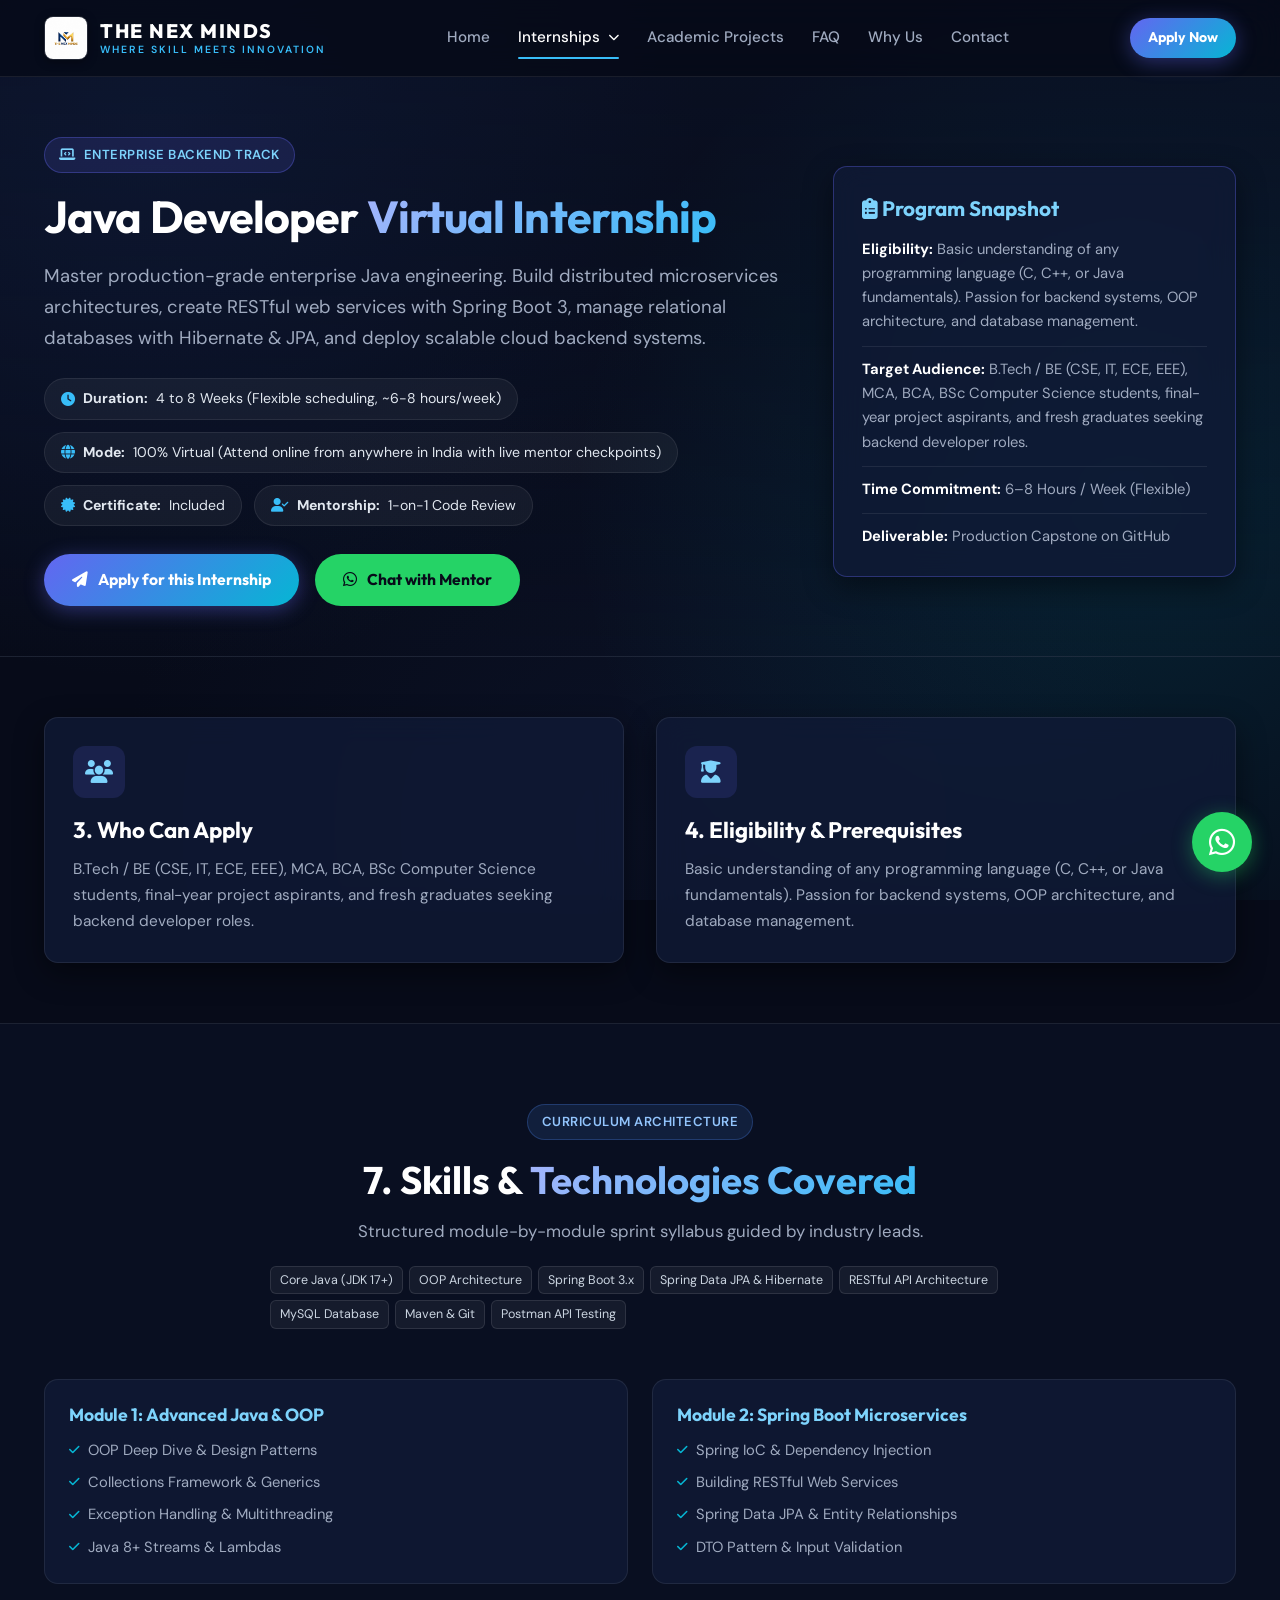
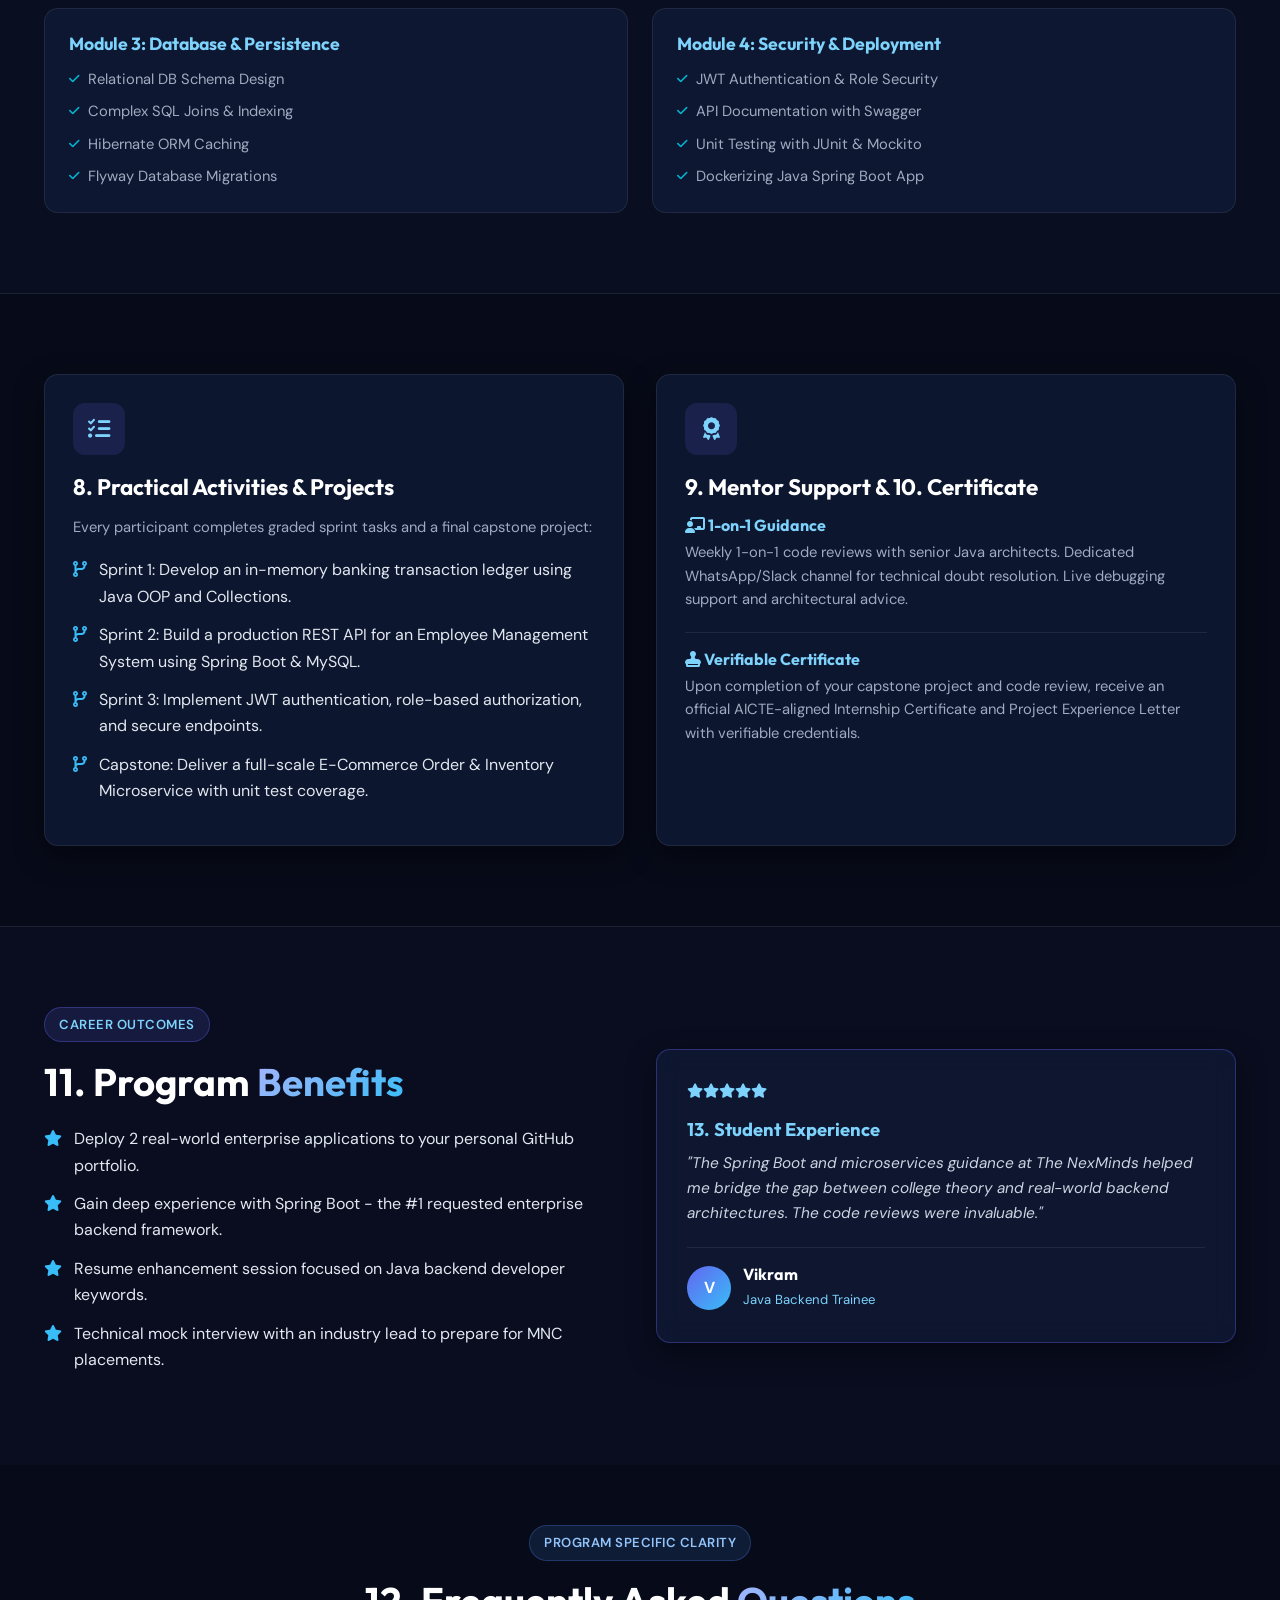
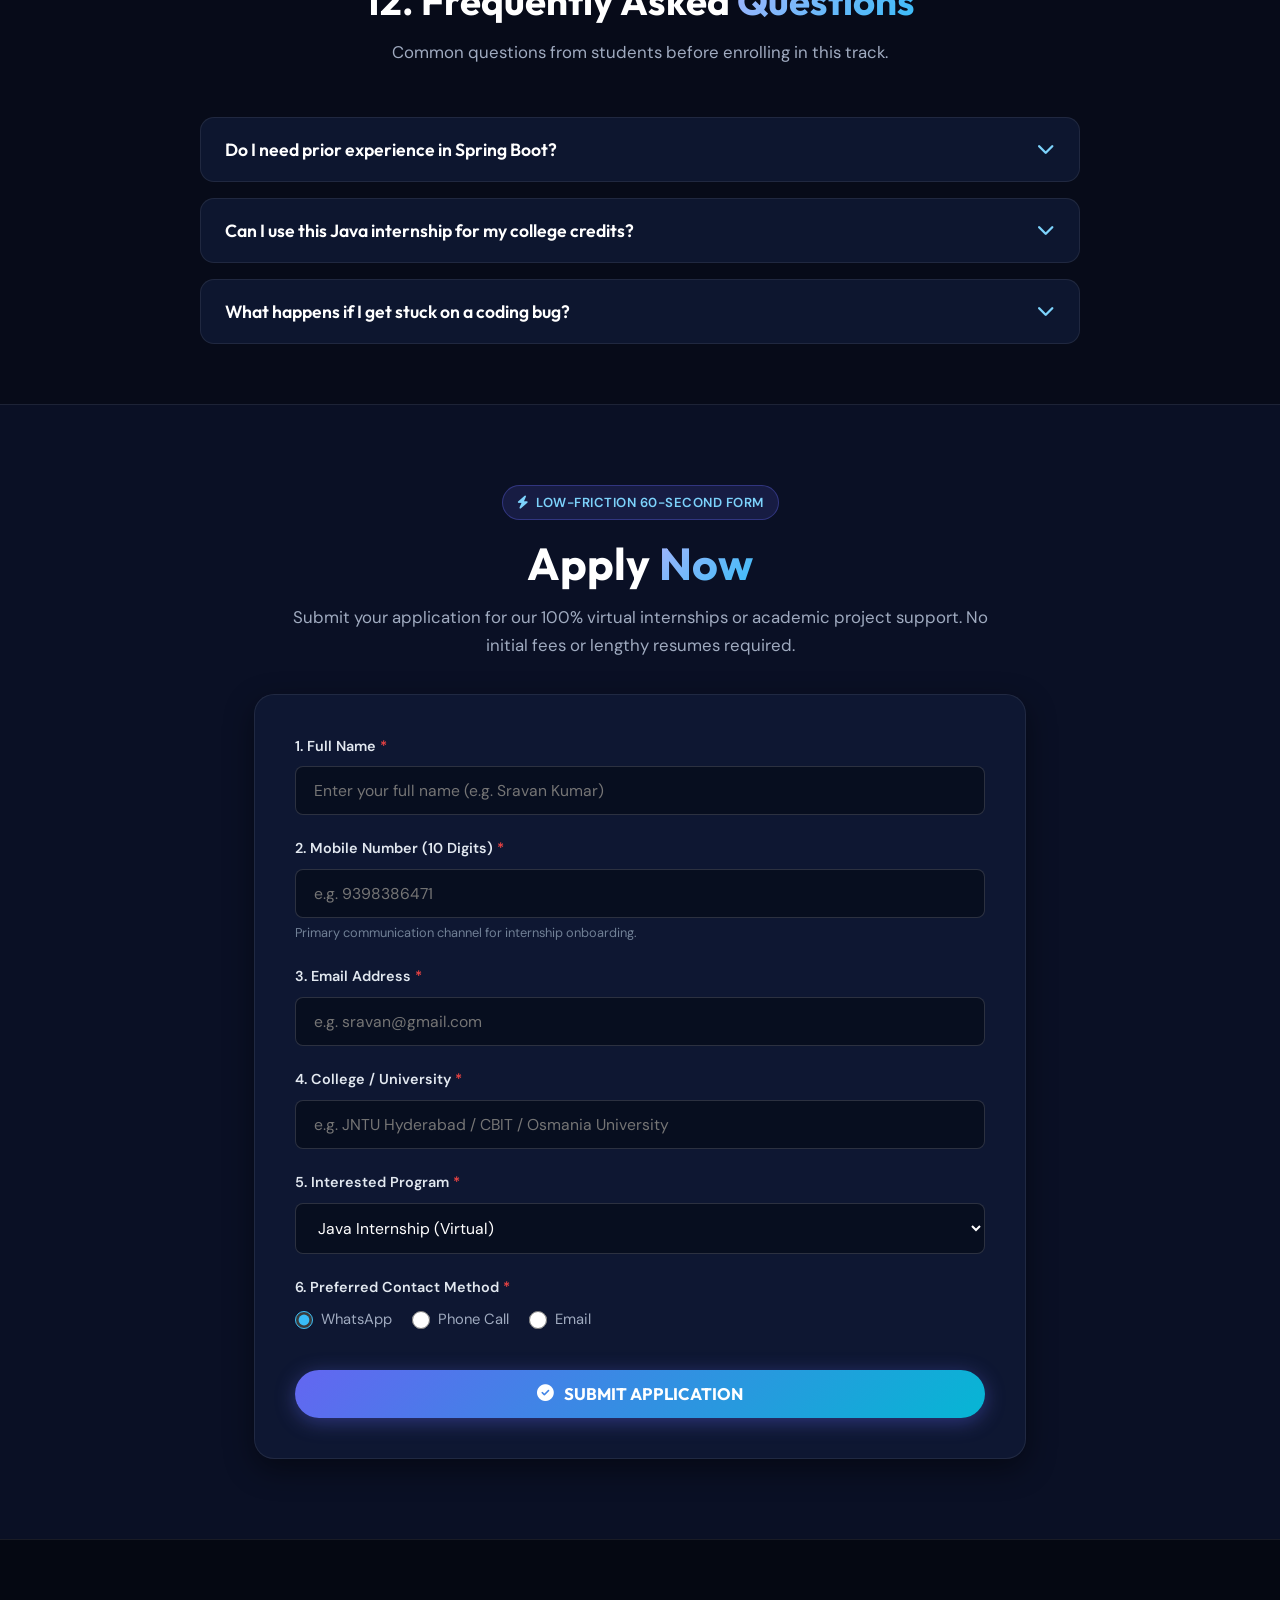
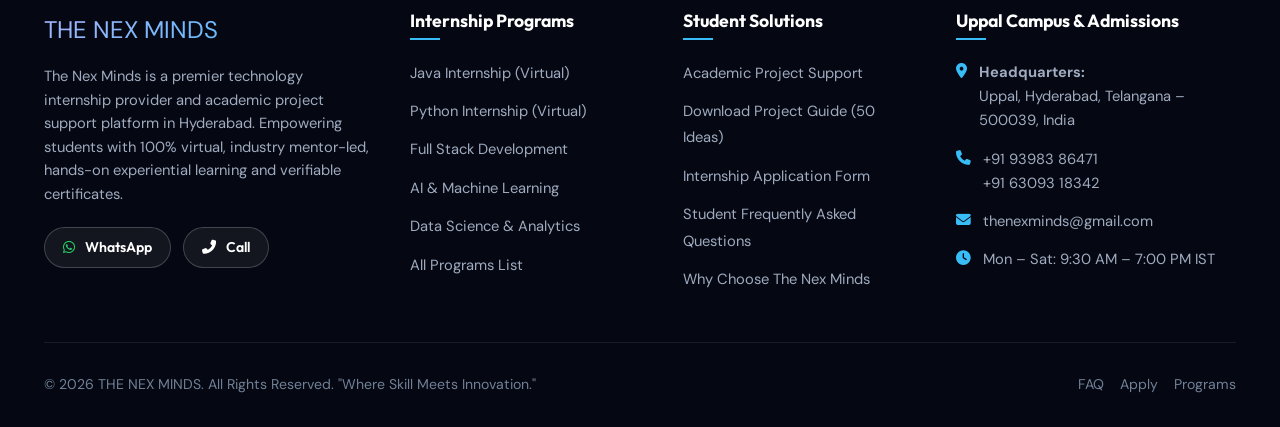
<file: internships/java/index.html>
<!DOCTYPE html>
<html lang="en">
<head>
  <meta charset="UTF-8">
  <meta name="viewport" content="width=device-width, initial-scale=1.0">
  <title>Java Internship in Hyderabad (Virtual) — The NexMinds</title>
  <meta name="description" content="Apply for Java Internship (Virtual) at The NexMinds. Learn Core Java, Spring Boot, Microservices, Hibernate & MySQL with 1-on-1 industry mentorship and certificates.">
  <meta name="keywords" content="Java Internship, Java Internship Hyderabad, Core Java Spring Boot Internship, Virtual Java Internship, Java Developer Internship for Freshers">
  <link rel="canonical" href="https://thenexminds.in/internships/java">

  <link rel="preconnect" href="https://fonts.googleapis.com">
  <link rel="preconnect" href="https://fonts.gstatic.com" crossorigin>
  <link href="https://fonts.googleapis.com/css2?family=DM+Sans:ital,opsz,wght@0,9..40,100..1000;1,9..40,100..1000&family=Outfit:wght@400;500;600;700;800&display=swap" rel="stylesheet">
  <link rel="stylesheet" href="https://cdnjs.cloudflare.com/ajax/libs/font-awesome/6.5.1/css/all.min.css">
  
  <!-- Favicon -->
  <link rel="icon" type="image/jpeg" href="../../Nm.jpeg">
  <link rel="apple-touch-icon" href="../../Nm.jpeg">
  <link rel="stylesheet" href="../../css/style.css?v=3.0">

  <script type="application/ld+json">
  {
    "@context": "https://schema.org",
    "@type": "Course",
    "name": "Java Internship (Virtual)",
    "description": "Apply for Java Internship (Virtual) at The NexMinds. Learn Core Java, Spring Boot, Microservices, Hibernate & MySQL with 1-on-1 industry mentorship and certificates.",
    "provider": {
      "@type": "Organization",
      "name": "The NexMinds",
      "sameAs": "https://thenexminds.in"
    },
    "educationalCredentialAwarded": "Verified Internship Certificate",
    "occupationalCategory": "Software Engineering / IT"
  }
  </script>
</head>
<body>

  
  <!-- Navigation Header -->
  <nav class="navbar" id="navbar">
    <div class="nav-container">
      <a href="../../index.html" class="logo-wrapper">
        <img src="../../Nm.jpeg" alt="The Nex Minds Logo" class="logo">
        <div class="brand-text">
          <span class="brand-title">THE NEX MINDS</span>
          <span class="brand-subtitle">WHERE SKILL MEETS INNOVATION</span>
        </div>
      </a>

      <ul class="nav-links">
        <li><a href="../../index.html" class="">Home</a></li>
        <li class="nav-dropdown">
          <a href="../../internships/" class="active">Internships <i class="fas fa-chevron-down" style="font-size: 0.7rem; margin-left: 3px;"></i></a>
          <div class="nav-dropdown-menu">
            <a href="../java/"><i class="fab fa-java" style="color:#38bdf8; margin-right:8px;"></i> Java Internship</a>
            <a href="../python/"><i class="fab fa-python" style="color:#60A5FA; margin-right:8px;"></i> Python Internship</a>
            <a href="../full-stack/"><i class="fas fa-layer-group" style="color:#10B981; margin-right:8px;"></i> Full Stack Internship</a>
            <a href="../ai-ml/"><i class="fas fa-brain" style="color:#A78BFA; margin-right:8px;"></i> AI / ML Internship</a>
            <a href="../data-science/"><i class="fas fa-chart-line" style="color:#F472B6; margin-right:8px;"></i> Data Science Internship</a>
            <a href="../../internships/" style="border-top:1px solid rgba(255,255,255,0.08); font-weight:600; color:var(--gold-light) !important;">View All Programs &rarr;</a>
          </div>
        </li>
        <li><a href="../../academic-projects/" class="">Academic Projects</a></li>
        <li><a href="../../faq/" class="">FAQ</a></li>
        <li><a href="../../index.html#why-us">Why Us</a></li>
        <li><a href="../../index.html#contact">Contact</a></li>
      </ul>

      <div class="nav-actions">
        <a href="../../apply/" class="btn btn-primary btn-sm">Apply Now</a>
        <button class="mobile-nav-toggle" aria-label="Toggle Menu">
          <span></span>
          <span></span>
          <span></span>
        </button>
      </div>
    </div>
  </nav>

  <!-- Mobile Drawer -->
  <div class="mobile-menu-drawer">
    <a href="../../index.html">Home</a>
    <a href="../../internships/">All Internship Programs</a>
    <a href="../java/">&nbsp;&nbsp;• Java Internship (Virtual)</a>
    <a href="../python/">&nbsp;&nbsp;• Python Internship (Virtual)</a>
    <a href="../full-stack/">&nbsp;&nbsp;• Full Stack Internship (Virtual)</a>
    <a href="../ai-ml/">&nbsp;&nbsp;• AI & ML Internship (Virtual)</a>
    <a href="../data-science/">&nbsp;&nbsp;• Data Science Internship (Virtual)</a>
    <a href="../../academic-projects/">Academic Project Support</a>
    <a href="../../faq/">FAQ</a>
    <a href="../../apply/" class="btn btn-primary" style="margin-top: 10px;">Apply for Internship</a>
  </div>


  <!-- 1. PROGRAM TITLE & HERO -->
  <section class="program-hero">
    <div class="container">
      <div class="program-header-grid">
        <div>
          <span class="badge"><i class="fas fa-laptop-code"></i> Enterprise Backend Track</span>
          <h1 class="hero-title" style="font-size: 2.8rem; margin-bottom: 16px;">
            Java Developer <span class='gradient-text'>Virtual Internship</span>
          </h1>
          <!-- 2. SHORT DESCRIPTION -->
          <p class="hero-desc" style="margin-bottom: 24px;">
            Master production-grade enterprise Java engineering. Build distributed microservices architectures, create RESTful web services with Spring Boot 3, manage relational databases with Hibernate & JPA, and deploy scalable cloud backend systems.
          </p>

          <div class="quick-meta-pillbox">
            <div class="quick-meta-pill"><i class="fas fa-clock"></i> <strong>Duration:</strong> 4 to 8 Weeks (Flexible scheduling, ~6-8 hours/week)</div>
            <div class="quick-meta-pill"><i class="fas fa-globe"></i> <strong>Mode:</strong> 100% Virtual (Attend online from anywhere in India with live mentor checkpoints)</div>
            <div class="quick-meta-pill"><i class="fas fa-certificate"></i> <strong>Certificate:</strong> Included</div>
            <div class="quick-meta-pill"><i class="fas fa-user-check"></i> <strong>Mentorship:</strong> 1-on-1 Code Review</div>
          </div>

          <!-- 14. PRIMARY CTA -->
          <div style="display: flex; gap: 16px; flex-wrap: wrap;">
            <a href="#apply-now" class="btn btn-primary">
              <i class="fas fa-paper-plane"></i> Apply for this Internship
            </a>
            <a href="https://wa.me/919398386471?text=Hi%20The%20NexMinds%2C%20I%20have%20questions%20about%20the%20Java Internship (Virtual)." 
               class="btn btn-whatsapp" target="_blank" rel="noopener">
              <i class="fab fa-whatsapp"></i> Chat with Mentor
            </a>
          </div>
        </div>

        <div>
          <div class="glass-card" style="border: 1px solid var(--border-gold);">
            <h3 style="font-size: 1.3rem; margin-bottom: 16px; color: var(--gold-light);">
              <i class="fas fa-clipboard-list"></i> Program Snapshot
            </h3>
            <div style="display:flex; flex-direction:column; gap:12px; font-size:0.92rem;">
              <div><strong style="color:#fff;">Eligibility:</strong> <span style="color:var(--text-muted);">Basic understanding of any programming language (C, C++, or Java fundamentals). Passion for backend systems, OOP architecture, and database management.</span></div>
              <div style="border-top:1px solid var(--border-glass); padding-top:10px;"><strong style="color:#fff;">Target Audience:</strong> <span style="color:var(--text-muted);">B.Tech / BE (CSE, IT, ECE, EEE), MCA, BCA, BSc Computer Science students, final-year project aspirants, and fresh graduates seeking backend developer roles.</span></div>
              <div style="border-top:1px solid var(--border-glass); padding-top:10px;"><strong style="color:#fff;">Time Commitment:</strong> <span style="color:var(--text-muted);">6–8 Hours / Week (Flexible)</span></div>
              <div style="border-top:1px solid var(--border-glass); padding-top:10px;"><strong style="color:#fff;">Deliverable:</strong> <span style="color:var(--text-muted);">Production Capstone on GitHub</span></div>
            </div>
          </div>
        </div>
      </div>
    </div>
  </section>

  <!-- 3. WHO CAN APPLY & 4. ELIGIBILITY -->
  <section style="padding: 60px 0;">
    <div class="container">
      <div class="grid-2">
        <div class="glass-card">
          <div class="why-icon"><i class="fas fa-users"></i></div>
          <h3 style="font-size: 1.4rem; margin-bottom: 12px;">3. Who Can Apply</h3>
          <p style="font-size: 0.96rem; line-height: 1.7;">
            B.Tech / BE (CSE, IT, ECE, EEE), MCA, BCA, BSc Computer Science students, final-year project aspirants, and fresh graduates seeking backend developer roles.
          </p>
        </div>

        <div class="glass-card">
          <div class="why-icon"><i class="fas fa-user-graduate"></i></div>
          <h3 style="font-size: 1.4rem; margin-bottom: 12px;">4. Eligibility & Prerequisites</h3>
          <p style="font-size: 0.96rem; line-height: 1.7;">
            Basic understanding of any programming language (C, C++, or Java fundamentals). Passion for backend systems, OOP architecture, and database management.
          </p>
        </div>
      </div>
    </div>
  </section>

  <!-- 7. SKILLS / TECHNOLOGIES & SYLLABUS -->
  <section style="background: rgba(13, 21, 45, 0.4); border-top: 1px solid var(--border-glass); border-bottom: 1px solid var(--border-glass);">
    <div class="container">
      <div class="section-header">
        <span class="badge badge-blue">Curriculum Architecture</span>
        <h2 class="section-title">7. Skills & <span class="gradient-text">Technologies Covered</span></h2>
        <p class="section-subtitle">Structured module-by-module sprint syllabus guided by industry leads.</p>
        <div style="margin-top: 20px;" class="program-skills-tags">
          <span class='skill-tag'>Core Java (JDK 17+)</span><span class='skill-tag'>OOP Architecture</span><span class='skill-tag'>Spring Boot 3.x</span><span class='skill-tag'>Spring Data JPA & Hibernate</span><span class='skill-tag'>RESTful API Architecture</span><span class='skill-tag'>MySQL Database</span><span class='skill-tag'>Maven & Git</span><span class='skill-tag'>Postman API Testing</span>
        </div>
      </div>

      <div class="syllabus-grid">
        
        <div class="syllabus-module">
          <h4>Module 1: Advanced Java & OOP</h4>
          <ul><li><i class='fas fa-check'></i> OOP Deep Dive & Design Patterns</li><li><i class='fas fa-check'></i> Collections Framework & Generics</li><li><i class='fas fa-check'></i> Exception Handling & Multithreading</li><li><i class='fas fa-check'></i> Java 8+ Streams & Lambdas</li></ul>
        </div>
        
        <div class="syllabus-module">
          <h4>Module 2: Spring Boot Microservices</h4>
          <ul><li><i class='fas fa-check'></i> Spring IoC & Dependency Injection</li><li><i class='fas fa-check'></i> Building RESTful Web Services</li><li><i class='fas fa-check'></i> Spring Data JPA & Entity Relationships</li><li><i class='fas fa-check'></i> DTO Pattern & Input Validation</li></ul>
        </div>
        
        <div class="syllabus-module">
          <h4>Module 3: Database & Persistence</h4>
          <ul><li><i class='fas fa-check'></i> Relational DB Schema Design</li><li><i class='fas fa-check'></i> Complex SQL Joins & Indexing</li><li><i class='fas fa-check'></i> Hibernate ORM Caching</li><li><i class='fas fa-check'></i> Flyway Database Migrations</li></ul>
        </div>
        
        <div class="syllabus-module">
          <h4>Module 4: Security & Deployment</h4>
          <ul><li><i class='fas fa-check'></i> JWT Authentication & Role Security</li><li><i class='fas fa-check'></i> API Documentation with Swagger</li><li><i class='fas fa-check'></i> Unit Testing with JUnit & Mockito</li><li><i class='fas fa-check'></i> Dockerizing Java Spring Boot App</li></ul>
        </div>
        
      </div>
    </div>
  </section>

  <!-- 8. ACTIVITIES / PROJECTS & 9. MENTOR SUPPORT -->
  <section>
    <div class="container">
      <div class="grid-2">
        <!-- 8. Activities / Projects -->
        <div class="glass-card">
          <div class="why-icon"><i class="fas fa-tasks"></i></div>
          <h3 style="font-size: 1.4rem; margin-bottom: 14px;">8. Practical Activities & Projects</h3>
          <p style="font-size: 0.92rem; margin-bottom: 18px;">Every participant completes graded sprint tasks and a final capstone project:</p>
          <ul style="list-style: none;">
            <li style='display:flex; gap:12px; margin-bottom:12px; color:#E2E8F0;'><i class='fas fa-code-branch' style='color:var(--gold-primary); margin-top:4px;'></i> <span>Sprint 1: Develop an in-memory banking transaction ledger using Java OOP and Collections.</span></li><li style='display:flex; gap:12px; margin-bottom:12px; color:#E2E8F0;'><i class='fas fa-code-branch' style='color:var(--gold-primary); margin-top:4px;'></i> <span>Sprint 2: Build a production REST API for an Employee Management System using Spring Boot & MySQL.</span></li><li style='display:flex; gap:12px; margin-bottom:12px; color:#E2E8F0;'><i class='fas fa-code-branch' style='color:var(--gold-primary); margin-top:4px;'></i> <span>Sprint 3: Implement JWT authentication, role-based authorization, and secure endpoints.</span></li><li style='display:flex; gap:12px; margin-bottom:12px; color:#E2E8F0;'><i class='fas fa-code-branch' style='color:var(--gold-primary); margin-top:4px;'></i> <span>Capstone: Deliver a full-scale E-Commerce Order & Inventory Microservice with unit test coverage.</span></li>
          </ul>
        </div>

        <!-- 9. Mentor Support & 10. Certificate Information -->
        <div class="glass-card">
          <div class="why-icon"><i class="fas fa-award"></i></div>
          <h3 style="font-size: 1.4rem; margin-bottom: 14px;">9. Mentor Support & 10. Certificate</h3>
          <div style="margin-bottom: 20px;">
            <h4 style="color: var(--gold-light); margin-bottom: 6px;"><i class="fas fa-chalkboard-teacher"></i> 1-on-1 Guidance</h4>
            <p style="font-size: 0.92rem; line-height: 1.6;">Weekly 1-on-1 code reviews with senior Java architects. Dedicated WhatsApp/Slack channel for technical doubt resolution. Live debugging support and architectural advice.</p>
          </div>
          <div style="border-top: 1px solid var(--border-glass); padding-top: 16px;">
            <h4 style="color: var(--gold-light); margin-bottom: 6px;"><i class="fas fa-stamp"></i> Verifiable Certificate</h4>
            <p style="font-size: 0.92rem; line-height: 1.6;">Upon completion of your capstone project and code review, receive an official AICTE-aligned Internship Certificate and Project Experience Letter with verifiable credentials.</p>
          </div>
        </div>
      </div>
    </div>
  </section>

  <!-- 11. BENEFITS & 13. TESTIMONIAL -->
  <section style="background: rgba(10, 16, 36, 0.6); border-top: 1px solid var(--border-glass);">
    <div class="container">
      <div class="grid-2" style="align-items: center;">
        <div>
          <span class="badge">Career Outcomes</span>
          <h2 class="section-title" style="text-align: left; margin-bottom: 20px;">
            11. Program <span class="gradient-text">Benefits</span>
          </h2>
          <ul style="list-style: none;">
            <li style='display:flex; gap:12px; margin-bottom:12px; color:#E2E8F0;'><i class='fas fa-star' style='color:var(--gold-primary); margin-top:4px;'></i> <span>Deploy 2 real-world enterprise applications to your personal GitHub portfolio.</span></li><li style='display:flex; gap:12px; margin-bottom:12px; color:#E2E8F0;'><i class='fas fa-star' style='color:var(--gold-primary); margin-top:4px;'></i> <span>Gain deep experience with Spring Boot - the #1 requested enterprise backend framework.</span></li><li style='display:flex; gap:12px; margin-bottom:12px; color:#E2E8F0;'><i class='fas fa-star' style='color:var(--gold-primary); margin-top:4px;'></i> <span>Resume enhancement session focused on Java backend developer keywords.</span></li><li style='display:flex; gap:12px; margin-bottom:12px; color:#E2E8F0;'><i class='fas fa-star' style='color:var(--gold-primary); margin-top:4px;'></i> <span>Technical mock interview with an industry lead to prepare for MNC placements.</span></li>
          </ul>
        </div>

        <!-- 13. Testimonial -->
        <div>
          <div class="testimonial-card glass-card" style="border: 1px solid var(--border-gold);">
            <div>
              <div class="testimonial-stars"><i class="fas fa-star"></i><i class="fas fa-star"></i><i class="fas fa-star"></i><i class="fas fa-star"></i><i class="fas fa-star"></i></div>
              <h4 style="font-size: 1.15rem; margin-bottom: 10px; color: var(--gold-light);">13. Student Experience</h4>
              <p class="testimonial-text">
                "The Spring Boot and microservices guidance at The NexMinds helped me bridge the gap between college theory and real-world backend architectures. The code reviews were invaluable."
              </p>
            </div>
            <div class="testimonial-author">
              <div class="author-avatar">V</div>
              <div class="author-info">
                <h4>Vikram</h4>
                <span>Java Backend Trainee</span>
              </div>
            </div>
          </div>
        </div>
      </div>
    </div>
  </section>

  <!-- 12. PROGRAM FAQS -->
  <section style="padding: 60px 0;">
    <div class="container">
      <div class="section-header">
        <span class="badge badge-blue">Program Specific Clarity</span>
        <h2 class="section-title">12. Frequently Asked <span class="gradient-text">Questions</span></h2>
        <p class="section-subtitle">Common questions from students before enrolling in this track.</p>
      </div>

      <div class="faq-list">
        
        <div class="faq-item">
          <button class="faq-question">
            <span>Do I need prior experience in Spring Boot?</span>
            <i class="fas fa-chevron-down faq-icon"></i>
          </button>
          <div class="faq-answer">
            <p>No. The program starts from Core Java fundamentals and OOP principles before advancing to Spring Boot microservices.</p>
          </div>
        </div>
        
        <div class="faq-item">
          <button class="faq-question">
            <span>Can I use this Java internship for my college credits?</span>
            <i class="fas fa-chevron-down faq-icon"></i>
          </button>
          <div class="faq-answer">
            <p>Yes. Our virtual internship certificates and offer letters are aligned with university academic internship requirements across India.</p>
          </div>
        </div>
        
        <div class="faq-item">
          <button class="faq-question">
            <span>What happens if I get stuck on a coding bug?</span>
            <i class="fas fa-chevron-down faq-icon"></i>
          </button>
          <div class="faq-answer">
            <p>You have direct access to our technical mentors via chat and scheduled screen-share debugging sessions.</p>
          </div>
        </div>
        
      </div>
    </div>
  </section>

    <!-- APPLICATION FORM SECTION -->
  <section id="apply-now" style="background: rgba(13, 21, 45, 0.6); border-top: 1px solid var(--border-glass); padding: 80px 0;">
    <div class="container" style="max-width: 820px;">
      <div class="section-header" style="margin-bottom: 34px; text-align: center;">
        <span class="badge"><i class="fas fa-bolt"></i> Low-Friction 60-Second Form</span>
        <h2 class="section-title" style="font-size: 2.8rem; margin-bottom: 12px;">
          Apply <span class="gradient-text">Now</span>
        </h2>
        <p class="section-subtitle">
          Submit your application for our 100% virtual internships or academic project support. No initial fees or lengthy resumes required.
        </p>
      </div>

      <!-- Frictionless 6-Field Application Form -->
      <div class="form-card" id="formWrapper">
        <form id="nexApplicationForm">
          <div class="form-group">
            <label class="form-label" for="fullName">1. Full Name <span class="req">*</span></label>
            <input type="text" id="fullName" name="fullName" class="form-input" placeholder="Enter your full name (e.g. Sravan Kumar)" required>
          </div>

          <div class="form-group">
            <label class="form-label" for="mobileNumber">2. Mobile Number (10 Digits) <span class="req">*</span></label>
            <input type="tel" id="mobileNumber" name="mobileNumber" class="form-input" placeholder="e.g. 9398386471" inputmode="numeric" pattern="[0-9]{10}" required>
            <div style="font-size: 0.8rem; color: var(--text-subtle); margin-top: 4px;">Primary communication channel for internship onboarding.</div>
          </div>

          <div class="form-group">
            <label class="form-label" for="email">3. Email Address <span class="req">*</span></label>
            <input type="email" id="email" name="email" class="form-input" placeholder="e.g. sravan@gmail.com" required>
          </div>

          <div class="form-group">
            <label class="form-label" for="college">4. College / University <span class="req">*</span></label>
            <input type="text" id="college" name="college" class="form-input" placeholder="e.g. JNTU Hyderabad / CBIT / Osmania University" required>
          </div>

          <div class="form-group">
            <label class="form-label" for="interestedProgram">5. Interested Program <span class="req">*</span></label>
            <select id="interestedProgram" name="interestedProgram" class="form-select" required>
              <option value="java" selected>Java Internship (Virtual)</option>
              <option value="python">Python Internship (Virtual)</option>
              <option value="full-stack">Full Stack Internship (Virtual)</option>
              <option value="ai-ml">AI & ML Internship (Virtual)</option>
              <option value="data-science">Data Science Internship (Virtual)</option>
              <option value="academic">Academic Project Support</option>
              <option value="other">Other Track</option>
            </select>
          </div>

          <div class="form-group">
            <label class="form-label">6. Preferred Contact Method <span class="req">*</span></label>
            <div class="form-radio-group">
              <label class="radio-label">
                <input type="radio" name="preferredContact" value="WhatsApp" checked> WhatsApp
              </label>
              <label class="radio-label">
                <input type="radio" name="preferredContact" value="Call"> Phone Call
              </label>
              <label class="radio-label">
                <input type="radio" name="preferredContact" value="Email"> Email
              </label>
            </div>
          </div>

          <button type="submit" class="btn btn-primary btn-full" style="margin-top: 16px; font-size: 1.05rem;">
            <i class="fas fa-check-circle"></i> SUBMIT APPLICATION
          </button>
        </form>
      </div>

      <!-- Thank You State -->
      <div class="thank-you-box" id="applicationThankYou">
        <div class="thank-you-icon"><i class="fas fa-check"></i></div>
        <h3 style="font-size: 1.7rem; margin-bottom: 12px;">Application Submitted Successfully!</h3>
        <p style="font-size: 1.15rem; color: #E2E8F0; margin-bottom: 24px; font-weight: 500;">
          "Thank you for your enquiry. Our team will contact you within 24 hours."
        </p>

        <div style="background: rgba(7, 11, 25, 0.8); border: 1px solid var(--border-gold); border-radius: var(--radius-md); padding: 24px; margin-bottom: 24px; text-align: left;">
          <h4 style="color: var(--gold-light); margin-bottom: 10px; font-size: 1.1rem;">
            <i class="fab fa-whatsapp" style="color:#25D366; margin-right: 6px;"></i> Prefer instant communication?
          </h4>
          <p style="font-size: 0.94rem; color: var(--text-muted); margin-bottom: 16px;">
            Skip the 24-hour waiting queue! Connect with our admissions counselor directly on WhatsApp to verify batch timings, syllabus details, or offer letter issuance.
          </p>
          <a id="thankYouWhatsAppBtn" href="https://wa.me/919398386471?text=Hi%20The%20NexMinds%2C%20I%20just%20submitted%20my%20application%20for%20the%20Java Internship (Virtual)." 
             class="btn btn-whatsapp btn-full" target="_blank" rel="noopener">
            <i class="fab fa-whatsapp"></i> Chat with Admissions (+91 93983 86471)
          </a>
        </div>
      </div>
    </div>
  </section>

  
  <!-- Footer -->
  <footer class="footer" id="contact">
    <div class="container">
      <div class="footer-grid">
        <div class="footer-brand">
          <div class="brand-text gradient-gold" style="font-size: 1.5rem; margin-bottom: 12px;">THE NEX MINDS</div>
          <p>
            The Nex Minds is a premier technology internship provider and academic project support platform in Hyderabad. 
            Empowering students with 100% virtual, industry mentor-led, hands-on experiential learning and verifiable certificates.
          </p>
          <div style="margin-top: 20px; display: flex; gap: 12px;">
            <a href="https://wa.me/919398386471" class="btn btn-secondary btn-sm" target="_blank" rel="noopener"><i class="fab fa-whatsapp" style="color:#25D366;"></i> WhatsApp</a>
            <a href="tel:+919398386471" class="btn btn-secondary btn-sm"><i class="fas fa-phone-alt"></i> Call</a>
          </div>
        </div>

        <div class="footer-col">
          <h4>Internship Programs</h4>
          <ul class="footer-links">
            <li><a href="../java/">Java Internship (Virtual)</a></li>
            <li><a href="../python/">Python Internship (Virtual)</a></li>
            <li><a href="../full-stack/">Full Stack Development</a></li>
            <li><a href="../ai-ml/">AI & Machine Learning</a></li>
            <li><a href="../data-science/">Data Science & Analytics</a></li>
            <li><a href="../../internships/">All Programs List</a></li>
          </ul>
        </div>

        <div class="footer-col">
          <h4>Student Solutions</h4>
          <ul class="footer-links">
            <li><a href="../../academic-projects/">Academic Project Support</a></li>
            <li><a href="../../academic-projects/#topic-guide">Download Project Guide (50 Ideas)</a></li>
            <li><a href="../../apply/">Internship Application Form</a></li>
            <li><a href="../../faq/">Student Frequently Asked Questions</a></li>
            <li><a href="../../index.html#why-us">Why Choose The Nex Minds</a></li>
          </ul>
        </div>

        <div class="footer-col">
          <h4>Uppal Campus & Admissions</h4>
          <div class="footer-contact-item">
            <i class="fas fa-map-marker-alt"></i>
            <div>
              <strong>Headquarters:</strong><br>
              Uppal, Hyderabad, Telangana – 500039, India
            </div>
          </div>
          <div class="footer-contact-item">
            <i class="fas fa-phone"></i>
            <div>
              <a href="tel:+919398386471">+91 93983 86471</a><br>
              <a href="tel:+916309318342">+91 63093 18342</a>
            </div>
          </div>
          <div class="footer-contact-item">
            <i class="fas fa-envelope"></i>
            <div>
              <a href="mailto:thenexminds@gmail.com">thenexminds@gmail.com</a>
            </div>
          </div>
          <div class="footer-contact-item">
            <i class="fas fa-clock"></i>
            <div>
              <span>Mon – Sat: 9:30 AM – 7:00 PM IST</span>
            </div>
          </div>
        </div>
      </div>

      <div class="footer-bottom">
        <div>
          &copy; 2026 THE NEX MINDS. All Rights Reserved. "Where Skill Meets Innovation."
        </div>
        <div style="display:flex; gap:16px;">
          <a href="../../faq/">FAQ</a>
          <a href="../../apply/">Apply</a>
          <a href="../../internships/">Programs</a>
        </div>
      </div>
    </div>
  </footer>

  <!-- Floating WhatsApp Button (Section 5.7 & 3.2) -->
  <a href="https://wa.me/919398386471?text=Hi%20The%20NexMinds%2C%20I%20am%20interested%20in%20the%20internship%20programs." 
     class="whatsapp-floating" 
     target="_blank" 
     rel="noopener noreferrer" 
     aria-label="Chat with Admissions on WhatsApp"
     data-source="floating_action_btn">
    <i class="fab fa-whatsapp"></i>
  </a>

  <!-- Lead Magnet Modal (Free Project Topic Guide - Section 3.1 & 7) -->
  <div class="modal-overlay" id="guideModal">
    <div class="modal-card">
      <button class="modal-close" aria-label="Close modal">&times;</button>
      <div id="guideFormContainer">
        <span class="magnet-badge"><i class="fas fa-file-download"></i> Instant PDF Download</span>
        <h3 style="font-size: 1.45rem; margin-bottom: 8px;">Download Free Project Topic Guide</h3>
        <p style="font-size: 0.92rem; margin-bottom: 22px;">Get curated 50 high-scoring IEEE and industry-ready final year project topic ideas across AI, Java, Python, and Full Stack.</p>
        
        <form id="guideDownloadForm">
          <div class="form-group">
            <label class="form-label" for="guideName">Full Name <span class="req">*</span></label>
            <input type="text" id="guideName" class="form-input" placeholder="e.g. Rahul Sharma" required>
          </div>
          <div class="form-group">
            <label class="form-label" for="guideEmail">Email Address <span class="req">*</span></label>
            <input type="email" id="guideEmail" class="form-input" placeholder="e.g. rahul@gmail.com" required>
          </div>
          <div class="form-group">
            <label class="form-label" for="guideCollege">College Name <span class="req">*</span></label>
            <input type="text" id="guideCollege" class="form-input" placeholder="e.g. JNTU Hyderabad / Osmania Univ" required>
          </div>
          <button type="submit" class="btn btn-primary btn-full" style="margin-top: 10px;">
            <i class="fas fa-download"></i> Get 50 Free Project Ideas
          </button>
        </form>
      </div>

      <div id="guideSuccessState" style="display: none; text-align: center; padding: 20px 10px;">
        <div class="thank-you-icon" style="margin: 0 auto 16px;"><i class="fas fa-check"></i></div>
        <h3 style="margin-bottom: 8px;">Guide Downloaded Successfully!</h3>
        <p style="font-size: 0.94rem; margin-bottom: 20px;">Your 50 Project Ideas guide has been initiated. Need help developing your chosen topic?</p>
        <a href="https://wa.me/919398386471?text=Hi%2C%20I%20downloaded%20the%2050%20Project%20Ideas%20guide%20and%20need%20mentorship%20support." 
           class="btn btn-whatsapp btn-full" target="_blank" rel="noopener">
          <i class="fab fa-whatsapp"></i> Chat with Project Mentor
        </a>
      </div>
    </div>
  </div>

  <!-- Scripts -->
  <script src="../../js/analytics.js"></script>
  <script src="../../js/main.js"></script>


</body>
</html>
</file>
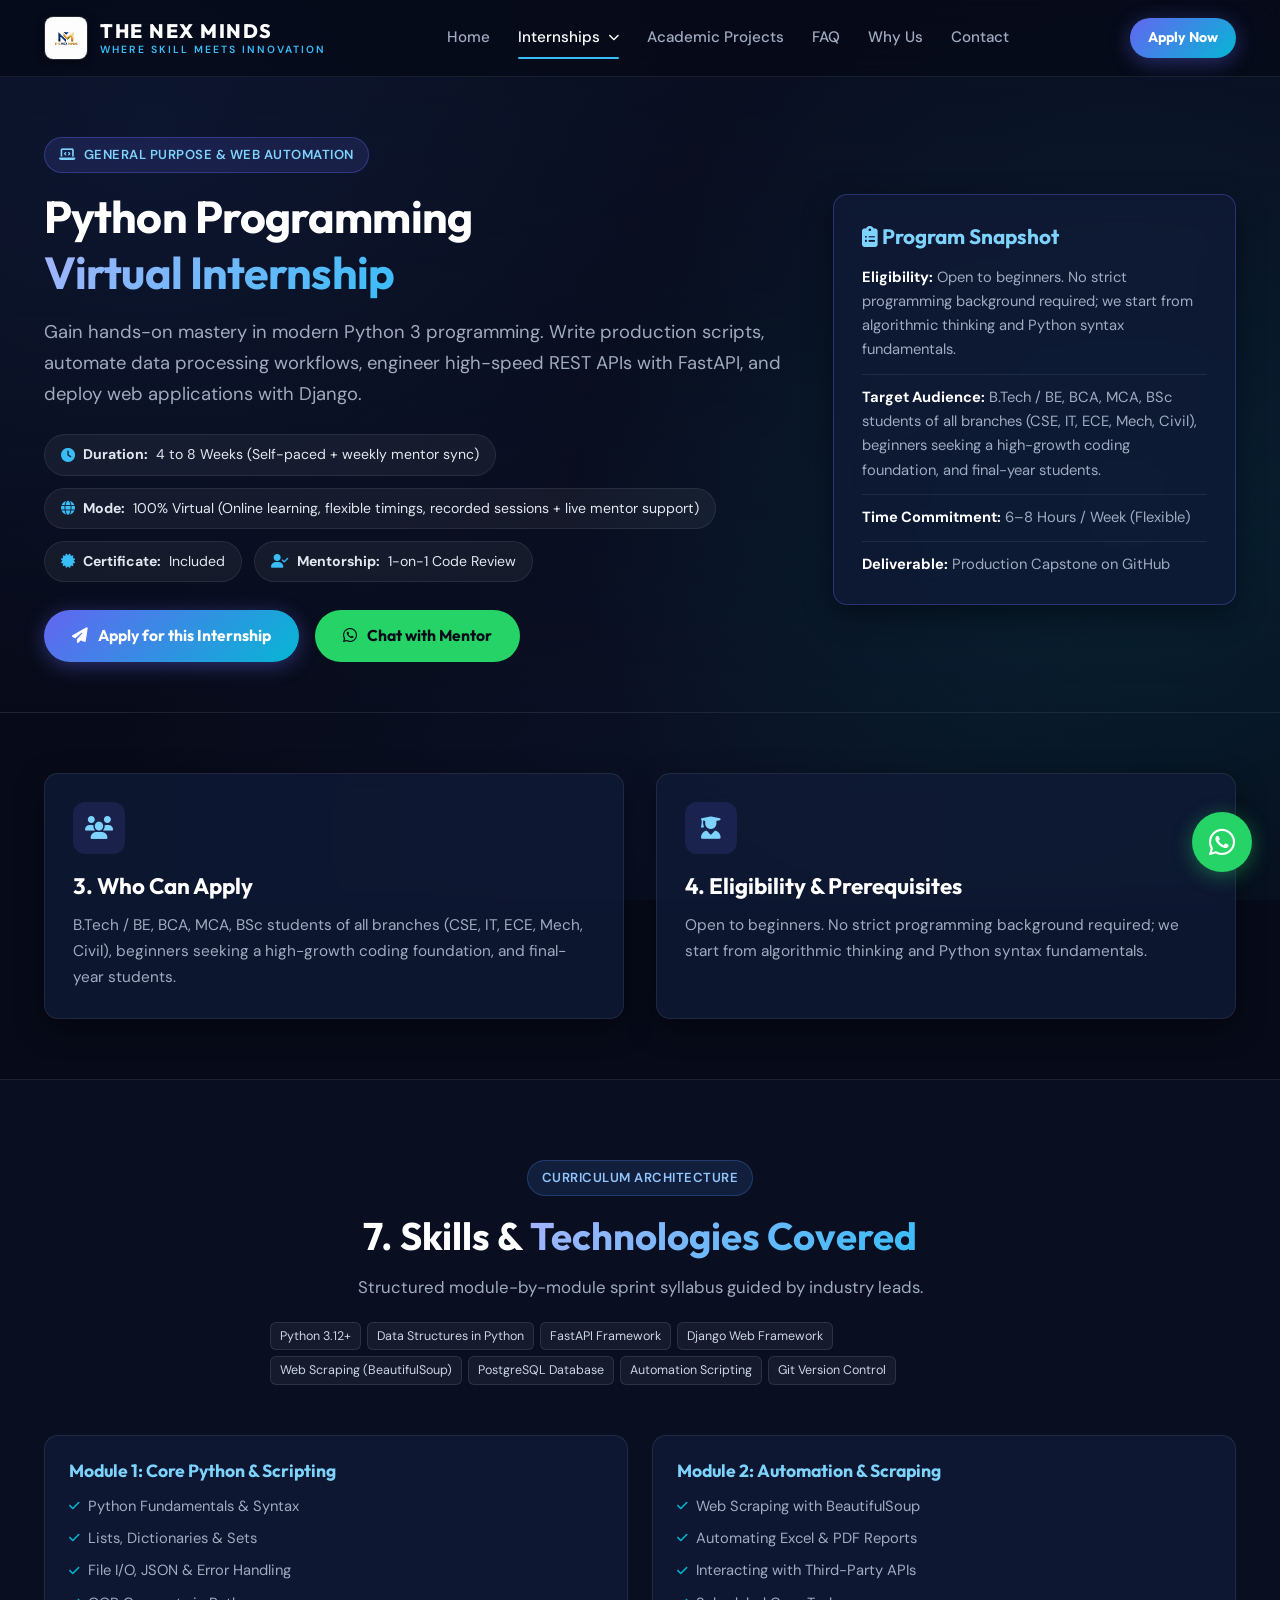
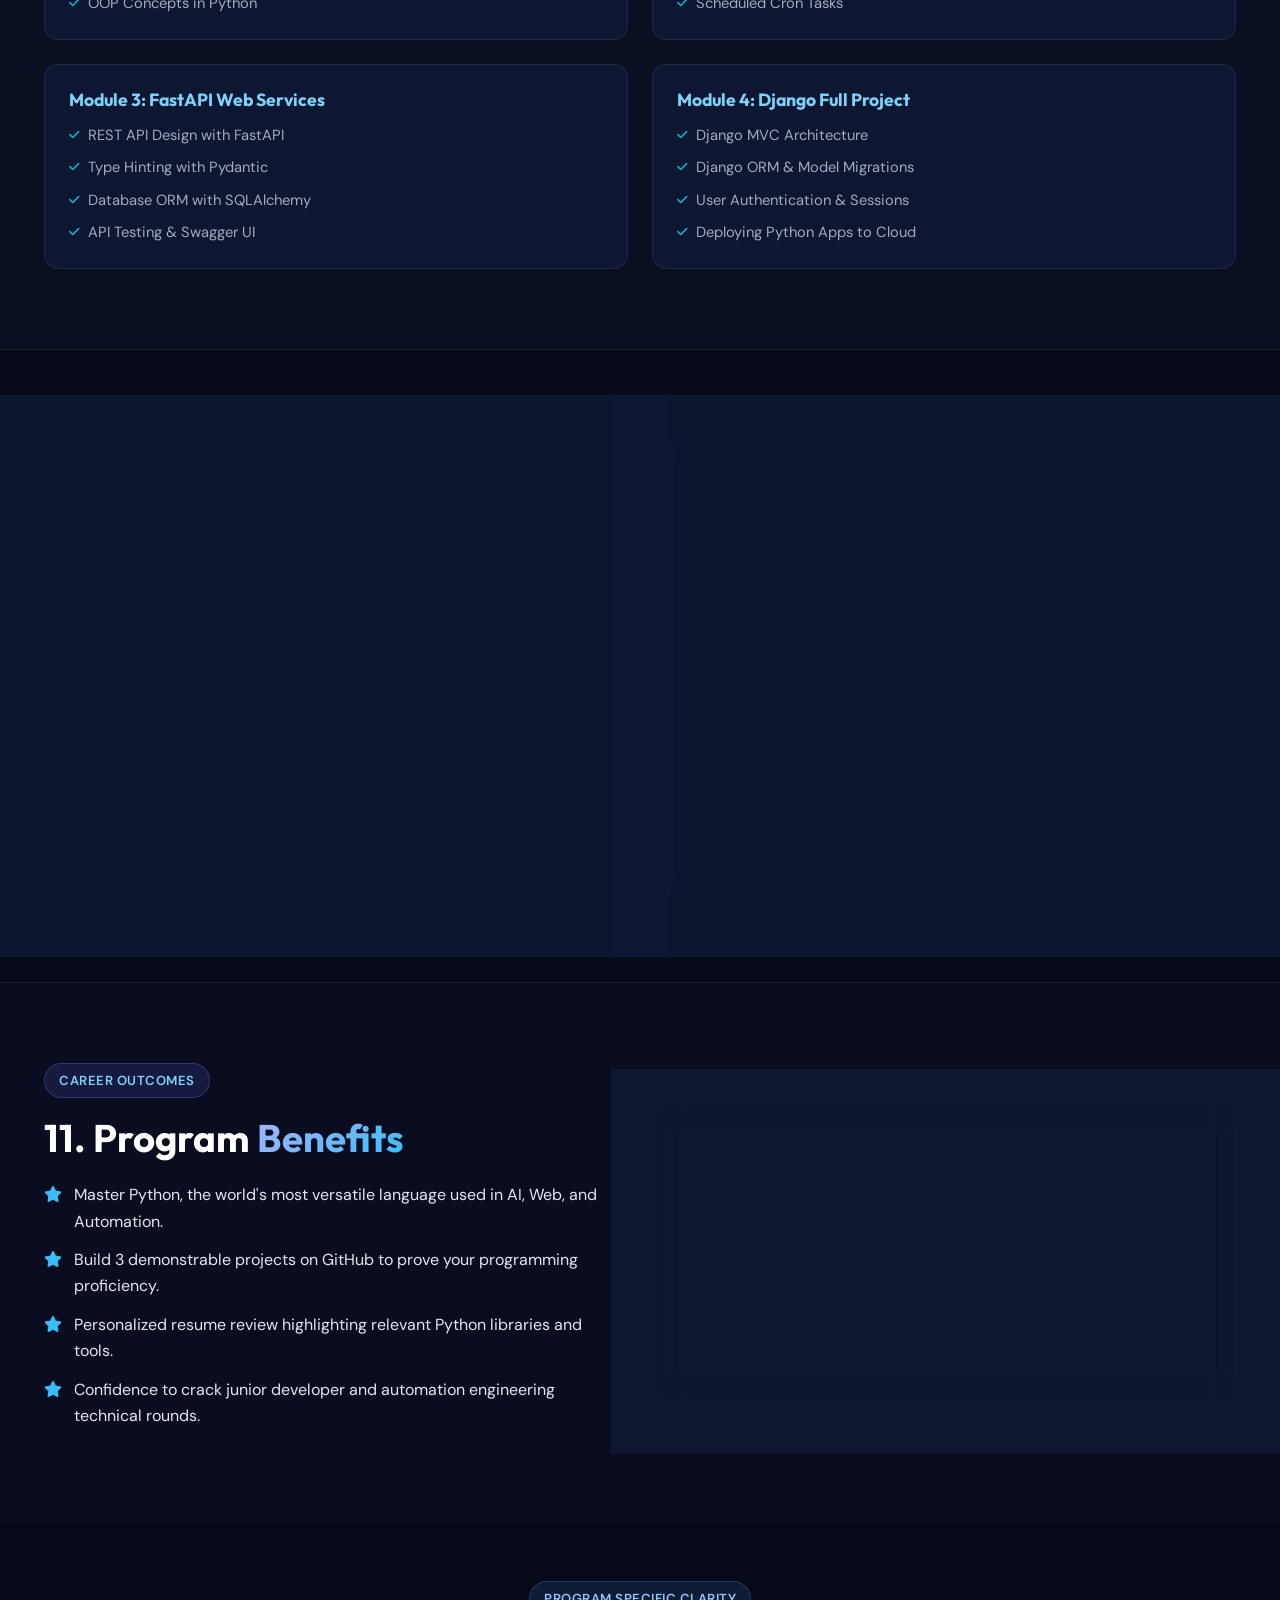
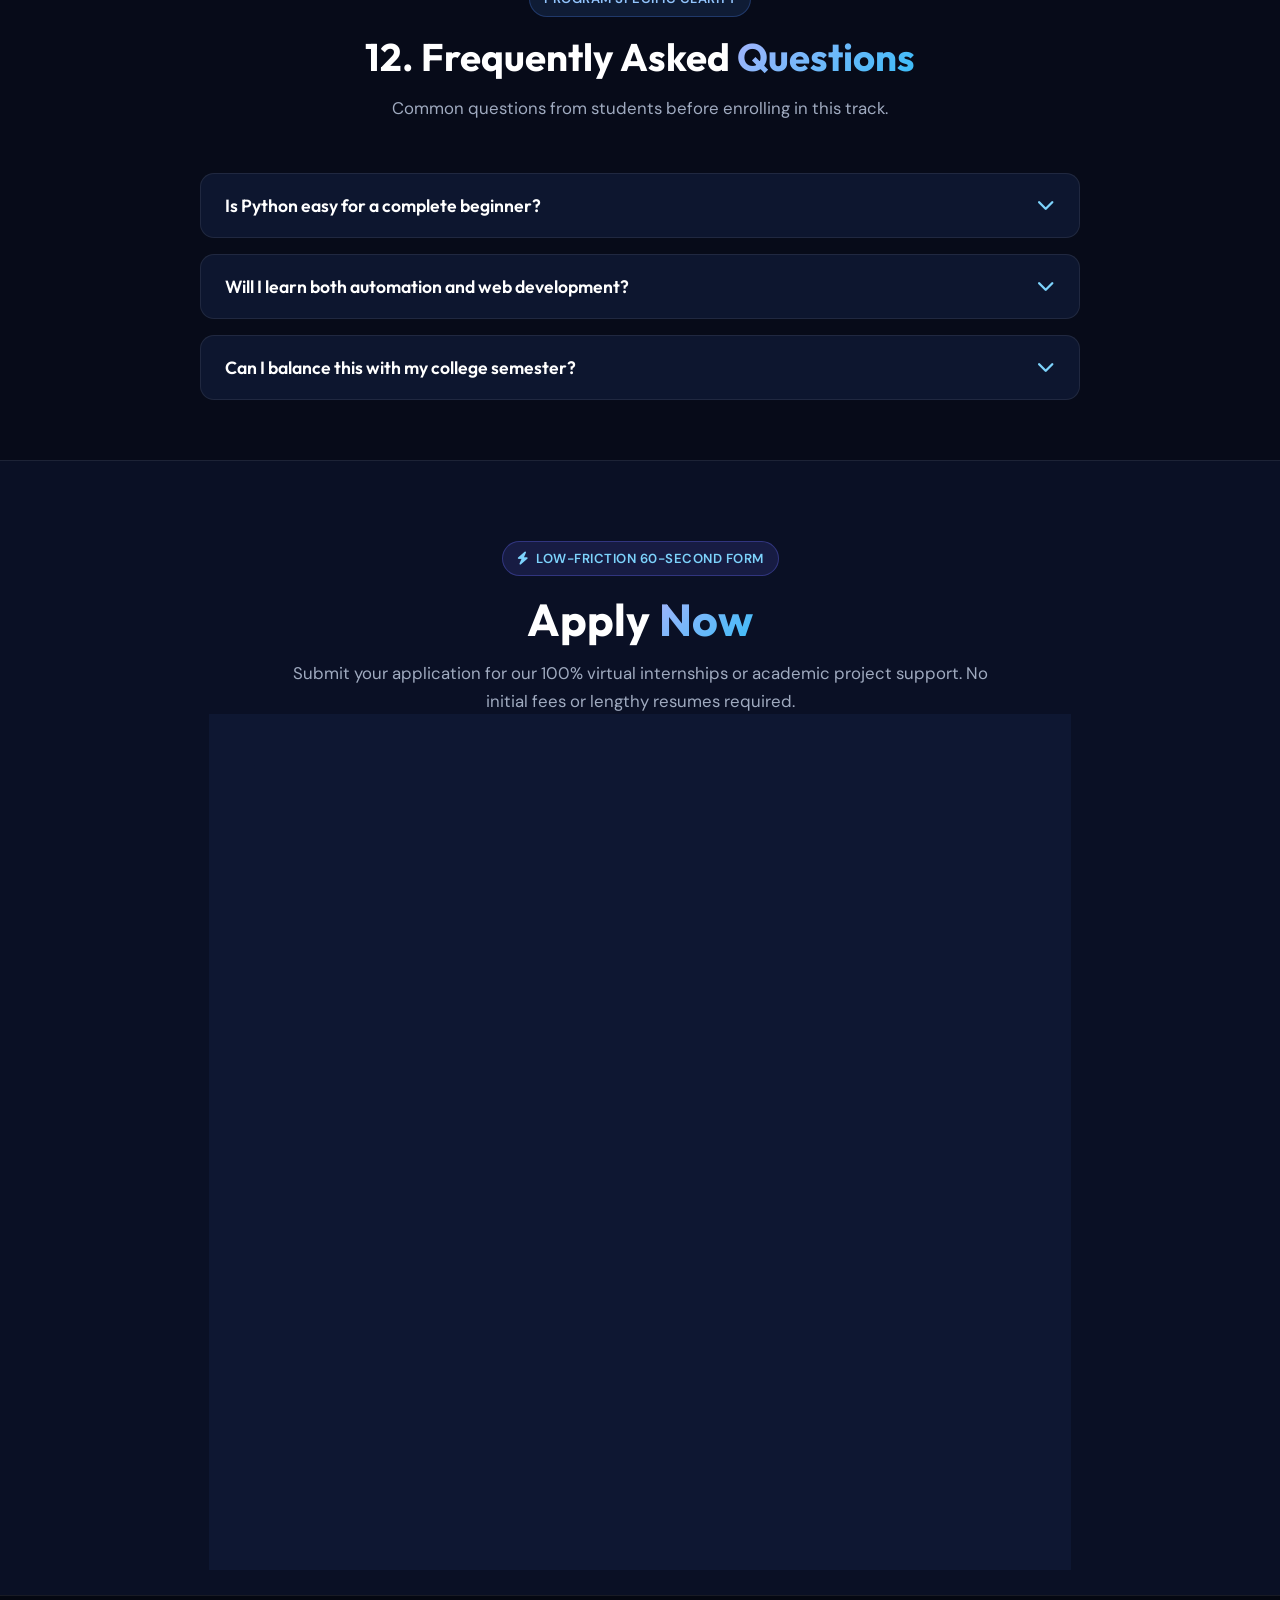
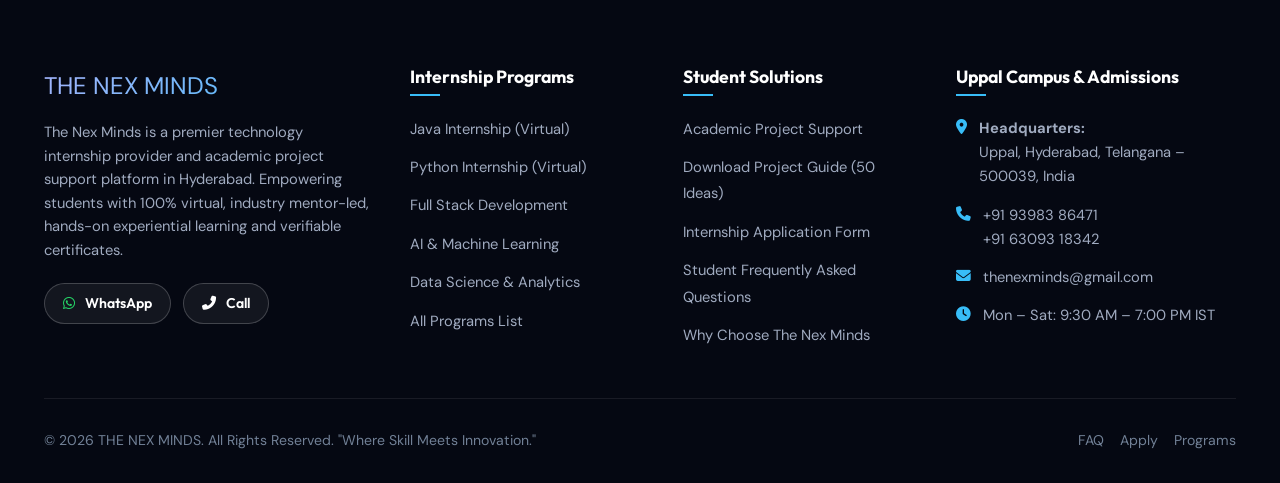
<file: internships/python/index.html>
<!DOCTYPE html>
<html lang="en">
<head>
  <meta charset="UTF-8">
  <meta name="viewport" content="width=device-width, initial-scale=1.0">
  <title>Python Internship Virtual Hyderabad — The NexMinds</title>
  <meta name="description" content="Join The NexMinds Python Internship. Hands-on training in Python 3, Django, FastAPI, Web Scraping, automation and REST APIs with industry mentors.">
  <meta name="keywords" content="Python Internship Virtual, Python Internship Hyderabad, Python Django Internship, Python Developer Internship Freshers, Python Web Development">
  <link rel="canonical" href="https://thenexminds.in/internships/python">

  <link rel="preconnect" href="https://fonts.googleapis.com">
  <link rel="preconnect" href="https://fonts.gstatic.com" crossorigin>
  <link href="https://fonts.googleapis.com/css2?family=DM+Sans:ital,opsz,wght@0,9..40,100..1000;1,9..40,100..1000&family=Outfit:wght@400;500;600;700;800&display=swap" rel="stylesheet">
  <link rel="stylesheet" href="https://cdnjs.cloudflare.com/ajax/libs/font-awesome/6.5.1/css/all.min.css">
  
  <!-- Favicon -->
  <link rel="icon" type="image/jpeg" href="../../Nm.jpeg">
  <link rel="apple-touch-icon" href="../../Nm.jpeg">
  <link rel="stylesheet" href="../../css/style.css?v=3.0">

  <script type="application/ld+json">
  {
    "@context": "https://schema.org",
    "@type": "Course",
    "name": "Python Internship (Virtual)",
    "description": "Join The NexMinds Python Internship. Hands-on training in Python 3, Django, FastAPI, Web Scraping, automation and REST APIs with industry mentors.",
    "provider": {
      "@type": "Organization",
      "name": "The NexMinds",
      "sameAs": "https://thenexminds.in"
    },
    "educationalCredentialAwarded": "Verified Internship Certificate",
    "occupationalCategory": "Software Engineering / IT"
  }
  </script>
</head>
<body>

  
  <!-- Navigation Header -->
  <nav class="navbar" id="navbar">
    <div class="nav-container">
      <a href="../../index.html" class="logo-wrapper">
        <img src="../../Nm.jpeg" alt="The Nex Minds Logo" class="logo">
        <div class="brand-text">
          <span class="brand-title">THE NEX MINDS</span>
          <span class="brand-subtitle">WHERE SKILL MEETS INNOVATION</span>
        </div>
      </a>

      <ul class="nav-links">
        <li><a href="../../index.html" class="">Home</a></li>
        <li class="nav-dropdown">
          <a href="../../internships/" class="active">Internships <i class="fas fa-chevron-down" style="font-size: 0.7rem; margin-left: 3px;"></i></a>
          <div class="nav-dropdown-menu">
            <a href="../java/"><i class="fab fa-java" style="color:#38bdf8; margin-right:8px;"></i> Java Internship</a>
            <a href="../python/"><i class="fab fa-python" style="color:#60A5FA; margin-right:8px;"></i> Python Internship</a>
            <a href="../full-stack/"><i class="fas fa-layer-group" style="color:#10B981; margin-right:8px;"></i> Full Stack Internship</a>
            <a href="../ai-ml/"><i class="fas fa-brain" style="color:#A78BFA; margin-right:8px;"></i> AI / ML Internship</a>
            <a href="../data-science/"><i class="fas fa-chart-line" style="color:#F472B6; margin-right:8px;"></i> Data Science Internship</a>
            <a href="../../internships/" style="border-top:1px solid rgba(255,255,255,0.08); font-weight:600; color:var(--gold-light) !important;">View All Programs &rarr;</a>
          </div>
        </li>
        <li><a href="../../academic-projects/" class="">Academic Projects</a></li>
        <li><a href="../../faq/" class="">FAQ</a></li>
        <li><a href="../../index.html#why-us">Why Us</a></li>
        <li><a href="../../index.html#contact">Contact</a></li>
      </ul>

      <div class="nav-actions">
        <a href="../../apply/" class="btn btn-primary btn-sm">Apply Now</a>
        <button class="mobile-nav-toggle" aria-label="Toggle Menu">
          <span></span>
          <span></span>
          <span></span>
        </button>
      </div>
    </div>
  </nav>

  <!-- Mobile Drawer -->
  <div class="mobile-menu-drawer">
    <a href="../../index.html">Home</a>
    <a href="../../internships/">All Internship Programs</a>
    <a href="../java/">&nbsp;&nbsp;• Java Internship (Virtual)</a>
    <a href="../python/">&nbsp;&nbsp;• Python Internship (Virtual)</a>
    <a href="../full-stack/">&nbsp;&nbsp;• Full Stack Internship (Virtual)</a>
    <a href="../ai-ml/">&nbsp;&nbsp;• AI & ML Internship (Virtual)</a>
    <a href="../data-science/">&nbsp;&nbsp;• Data Science Internship (Virtual)</a>
    <a href="../../academic-projects/">Academic Project Support</a>
    <a href="../../faq/">FAQ</a>
    <a href="../../apply/" class="btn btn-primary" style="margin-top: 10px;">Apply for Internship</a>
  </div>


  <!-- 1. PROGRAM TITLE & HERO -->
  <section class="program-hero">
    <div class="container">
      <div class="program-header-grid">
        <div>
          <span class="badge"><i class="fas fa-laptop-code"></i> General Purpose & Web Automation</span>
          <h1 class="hero-title" style="font-size: 2.8rem; margin-bottom: 16px;">
            Python Programming <span class='gradient-text'>Virtual Internship</span>
          </h1>
          <!-- 2. SHORT DESCRIPTION -->
          <p class="hero-desc" style="margin-bottom: 24px;">
            Gain hands-on mastery in modern Python 3 programming. Write production scripts, automate data processing workflows, engineer high-speed REST APIs with FastAPI, and deploy web applications with Django.
          </p>

          <div class="quick-meta-pillbox">
            <div class="quick-meta-pill"><i class="fas fa-clock"></i> <strong>Duration:</strong> 4 to 8 Weeks (Self-paced + weekly mentor sync)</div>
            <div class="quick-meta-pill"><i class="fas fa-globe"></i> <strong>Mode:</strong> 100% Virtual (Online learning, flexible timings, recorded sessions + live mentor support)</div>
            <div class="quick-meta-pill"><i class="fas fa-certificate"></i> <strong>Certificate:</strong> Included</div>
            <div class="quick-meta-pill"><i class="fas fa-user-check"></i> <strong>Mentorship:</strong> 1-on-1 Code Review</div>
          </div>

          <!-- 14. PRIMARY CTA -->
          <div style="display: flex; gap: 16px; flex-wrap: wrap;">
            <a href="#apply-now" class="btn btn-primary">
              <i class="fas fa-paper-plane"></i> Apply for this Internship
            </a>
            <a href="https://wa.me/919398386471?text=Hi%20The%20NexMinds%2C%20I%20have%20questions%20about%20the%20Python Internship (Virtual)." 
               class="btn btn-whatsapp" target="_blank" rel="noopener">
              <i class="fab fa-whatsapp"></i> Chat with Mentor
            </a>
          </div>
        </div>

        <div>
          <div class="glass-card" style="border: 1px solid var(--border-gold);">
            <h3 style="font-size: 1.3rem; margin-bottom: 16px; color: var(--gold-light);">
              <i class="fas fa-clipboard-list"></i> Program Snapshot
            </h3>
            <div style="display:flex; flex-direction:column; gap:12px; font-size:0.92rem;">
              <div><strong style="color:#fff;">Eligibility:</strong> <span style="color:var(--text-muted);">Open to beginners. No strict programming background required; we start from algorithmic thinking and Python syntax fundamentals.</span></div>
              <div style="border-top:1px solid var(--border-glass); padding-top:10px;"><strong style="color:#fff;">Target Audience:</strong> <span style="color:var(--text-muted);">B.Tech / BE, BCA, MCA, BSc students of all branches (CSE, IT, ECE, Mech, Civil), beginners seeking a high-growth coding foundation, and final-year students.</span></div>
              <div style="border-top:1px solid var(--border-glass); padding-top:10px;"><strong style="color:#fff;">Time Commitment:</strong> <span style="color:var(--text-muted);">6–8 Hours / Week (Flexible)</span></div>
              <div style="border-top:1px solid var(--border-glass); padding-top:10px;"><strong style="color:#fff;">Deliverable:</strong> <span style="color:var(--text-muted);">Production Capstone on GitHub</span></div>
            </div>
          </div>
        </div>
      </div>
    </div>
  </section>

  <!-- 3. WHO CAN APPLY & 4. ELIGIBILITY -->
  <section style="padding: 60px 0;">
    <div class="container">
      <div class="grid-2">
        <div class="glass-card">
          <div class="why-icon"><i class="fas fa-users"></i></div>
          <h3 style="font-size: 1.4rem; margin-bottom: 12px;">3. Who Can Apply</h3>
          <p style="font-size: 0.96rem; line-height: 1.7;">
            B.Tech / BE, BCA, MCA, BSc students of all branches (CSE, IT, ECE, Mech, Civil), beginners seeking a high-growth coding foundation, and final-year students.
          </p>
        </div>

        <div class="glass-card">
          <div class="why-icon"><i class="fas fa-user-graduate"></i></div>
          <h3 style="font-size: 1.4rem; margin-bottom: 12px;">4. Eligibility & Prerequisites</h3>
          <p style="font-size: 0.96rem; line-height: 1.7;">
            Open to beginners. No strict programming background required; we start from algorithmic thinking and Python syntax fundamentals.
          </p>
        </div>
      </div>
    </div>
  </section>

  <!-- 7. SKILLS / TECHNOLOGIES & SYLLABUS -->
  <section style="background: rgba(13, 21, 45, 0.4); border-top: 1px solid var(--border-glass); border-bottom: 1px solid var(--border-glass);">
    <div class="container">
      <div class="section-header">
        <span class="badge badge-blue">Curriculum Architecture</span>
        <h2 class="section-title">7. Skills & <span class="gradient-text">Technologies Covered</span></h2>
        <p class="section-subtitle">Structured module-by-module sprint syllabus guided by industry leads.</p>
        <div style="margin-top: 20px;" class="program-skills-tags">
          <span class='skill-tag'>Python 3.12+</span><span class='skill-tag'>Data Structures in Python</span><span class='skill-tag'>FastAPI Framework</span><span class='skill-tag'>Django Web Framework</span><span class='skill-tag'>Web Scraping (BeautifulSoup)</span><span class='skill-tag'>PostgreSQL Database</span><span class='skill-tag'>Automation Scripting</span><span class='skill-tag'>Git Version Control</span>
        </div>
      </div>

      <div class="syllabus-grid">
        
        <div class="syllabus-module">
          <h4>Module 1: Core Python & Scripting</h4>
          <ul><li><i class='fas fa-check'></i> Python Fundamentals & Syntax</li><li><i class='fas fa-check'></i> Lists, Dictionaries & Sets</li><li><i class='fas fa-check'></i> File I/O, JSON & Error Handling</li><li><i class='fas fa-check'></i> OOP Concepts in Python</li></ul>
        </div>
        
        <div class="syllabus-module">
          <h4>Module 2: Automation & Scraping</h4>
          <ul><li><i class='fas fa-check'></i> Web Scraping with BeautifulSoup</li><li><i class='fas fa-check'></i> Automating Excel & PDF Reports</li><li><i class='fas fa-check'></i> Interacting with Third-Party APIs</li><li><i class='fas fa-check'></i> Scheduled Cron Tasks</li></ul>
        </div>
        
        <div class="syllabus-module">
          <h4>Module 3: FastAPI Web Services</h4>
          <ul><li><i class='fas fa-check'></i> REST API Design with FastAPI</li><li><i class='fas fa-check'></i> Type Hinting with Pydantic</li><li><i class='fas fa-check'></i> Database ORM with SQLAlchemy</li><li><i class='fas fa-check'></i> API Testing & Swagger UI</li></ul>
        </div>
        
        <div class="syllabus-module">
          <h4>Module 4: Django Full Project</h4>
          <ul><li><i class='fas fa-check'></i> Django MVC Architecture</li><li><i class='fas fa-check'></i> Django ORM & Model Migrations</li><li><i class='fas fa-check'></i> User Authentication & Sessions</li><li><i class='fas fa-check'></i> Deploying Python Apps to Cloud</li></ul>
        </div>
        
      </div>
    </div>
  </section>

  <!-- 8. ACTIVITIES / PROJECTS & 9. MENTOR SUPPORT -->
  <section>
    <div class="container">
      <div class="grid-2">
        <!-- 8. Activities / Projects -->
        <div class="glass-card">
          <div class="why-icon"><i class="fas fa-tasks"></i></div>
          <h3 style="font-size: 1.4rem; margin-bottom: 14px;">8. Practical Activities & Projects</h3>
          <p style="font-size: 0.92rem; margin-bottom: 18px;">Every participant completes graded sprint tasks and a final capstone project:</p>
          <ul style="list-style: none;">
            <li style='display:flex; gap:12px; margin-bottom:12px; color:#E2E8F0;'><i class='fas fa-code-branch' style='color:var(--gold-primary); margin-top:4px;'></i> <span>Sprint 1: Build an automated Web Data Scraper that monitors e-commerce prices and sends email alerts.</span></li><li style='display:flex; gap:12px; margin-bottom:12px; color:#E2E8F0;'><i class='fas fa-code-branch' style='color:var(--gold-primary); margin-top:4px;'></i> <span>Sprint 2: Engineer a high-performance RESTful API service using FastAPI with complete documentation.</span></li><li style='display:flex; gap:12px; margin-bottom:12px; color:#E2E8F0;'><i class='fas fa-code-branch' style='color:var(--gold-primary); margin-top:4px;'></i> <span>Sprint 3: Implement SQLite / PostgreSQL relational database models with automated migrations.</span></li><li style='display:flex; gap:12px; margin-bottom:12px; color:#E2E8F0;'><i class='fas fa-code-branch' style='color:var(--gold-primary); margin-top:4px;'></i> <span>Capstone: Deliver a complete Web Portal using Django featuring secure user authentication and dashboard.</span></li>
          </ul>
        </div>

        <!-- 9. Mentor Support & 10. Certificate Information -->
        <div class="glass-card">
          <div class="why-icon"><i class="fas fa-award"></i></div>
          <h3 style="font-size: 1.4rem; margin-bottom: 14px;">9. Mentor Support & 10. Certificate</h3>
          <div style="margin-bottom: 20px;">
            <h4 style="color: var(--gold-light); margin-bottom: 6px;"><i class="fas fa-chalkboard-teacher"></i> 1-on-1 Guidance</h4>
            <p style="font-size: 0.92rem; line-height: 1.6;">Experienced Python developers guide your journey. Weekly checkpoints to review code structure, PEP8 best practices, and problem-solving techniques.</p>
          </div>
          <div style="border-top: 1px solid var(--border-glass); padding-top: 16px;">
            <h4 style="color: var(--gold-light); margin-bottom: 6px;"><i class="fas fa-stamp"></i> Verifiable Certificate</h4>
            <p style="font-size: 0.92rem; line-height: 1.6;">Receive an official, verifiable Certificate of Completion and Project Letter recognizing your practical Python software development work.</p>
          </div>
        </div>
      </div>
    </div>
  </section>

  <!-- 11. BENEFITS & 13. TESTIMONIAL -->
  <section style="background: rgba(10, 16, 36, 0.6); border-top: 1px solid var(--border-glass);">
    <div class="container">
      <div class="grid-2" style="align-items: center;">
        <div>
          <span class="badge">Career Outcomes</span>
          <h2 class="section-title" style="text-align: left; margin-bottom: 20px;">
            11. Program <span class="gradient-text">Benefits</span>
          </h2>
          <ul style="list-style: none;">
            <li style='display:flex; gap:12px; margin-bottom:12px; color:#E2E8F0;'><i class='fas fa-star' style='color:var(--gold-primary); margin-top:4px;'></i> <span>Master Python, the world's most versatile language used in AI, Web, and Automation.</span></li><li style='display:flex; gap:12px; margin-bottom:12px; color:#E2E8F0;'><i class='fas fa-star' style='color:var(--gold-primary); margin-top:4px;'></i> <span>Build 3 demonstrable projects on GitHub to prove your programming proficiency.</span></li><li style='display:flex; gap:12px; margin-bottom:12px; color:#E2E8F0;'><i class='fas fa-star' style='color:var(--gold-primary); margin-top:4px;'></i> <span>Personalized resume review highlighting relevant Python libraries and tools.</span></li><li style='display:flex; gap:12px; margin-bottom:12px; color:#E2E8F0;'><i class='fas fa-star' style='color:var(--gold-primary); margin-top:4px;'></i> <span>Confidence to crack junior developer and automation engineering technical rounds.</span></li>
          </ul>
        </div>

        <!-- 13. Testimonial -->
        <div>
          <div class="testimonial-card glass-card" style="border: 1px solid var(--border-gold);">
            <div>
              <div class="testimonial-stars"><i class="fas fa-star"></i><i class="fas fa-star"></i><i class="fas fa-star"></i><i class="fas fa-star"></i><i class="fas fa-star"></i></div>
              <h4 style="font-size: 1.15rem; margin-bottom: 10px; color: var(--gold-light);">13. Student Experience</h4>
              <p class="testimonial-text">
                "The Python internship gave me the exact foundation I needed. Building practical automation scripts and connecting them to databases gave me real engineering confidence."
              </p>
            </div>
            <div class="testimonial-author">
              <div class="author-avatar">G</div>
              <div class="author-info">
                <h4>Gayathri</h4>
                <span>Python & NLP Trainee</span>
              </div>
            </div>
          </div>
        </div>
      </div>
    </div>
  </section>

  <!-- 12. PROGRAM FAQS -->
  <section style="padding: 60px 0;">
    <div class="container">
      <div class="section-header">
        <span class="badge badge-blue">Program Specific Clarity</span>
        <h2 class="section-title">12. Frequently Asked <span class="gradient-text">Questions</span></h2>
        <p class="section-subtitle">Common questions from students before enrolling in this track.</p>
      </div>

      <div class="faq-list">
        
        <div class="faq-item">
          <button class="faq-question">
            <span>Is Python easy for a complete beginner?</span>
            <i class="fas fa-chevron-down faq-icon"></i>
          </button>
          <div class="faq-answer">
            <p>Yes! Python is considered the most readable and beginner-friendly language. Our mentors guide you step by step.</p>
          </div>
        </div>
        
        <div class="faq-item">
          <button class="faq-question">
            <span>Will I learn both automation and web development?</span>
            <i class="fas fa-chevron-down faq-icon"></i>
          </button>
          <div class="faq-answer">
            <p>Yes. The curriculum includes practical automation scripts as well as web APIs with FastAPI/Django.</p>
          </div>
        </div>
        
        <div class="faq-item">
          <button class="faq-question">
            <span>Can I balance this with my college semester?</span>
            <i class="fas fa-chevron-down faq-icon"></i>
          </button>
          <div class="faq-answer">
            <p>Absolutely. You need around 6-8 hours per week, allowing you to learn without disrupting college classes.</p>
          </div>
        </div>
        
      </div>
    </div>
  </section>

    <!-- APPLICATION FORM SECTION -->
  <section id="apply-now" style="background: rgba(13, 21, 45, 0.6); border-top: 1px solid var(--border-glass); padding: 80px 0;">
    <div class="container" style="max-width: 820px;">
      <div class="section-header" style="margin-bottom: 34px; text-align: center;">
        <span class="badge"><i class="fas fa-bolt"></i> Low-Friction 60-Second Form</span>
        <h2 class="section-title" style="font-size: 2.8rem; margin-bottom: 12px;">
          Apply <span class="gradient-text">Now</span>
        </h2>
        <p class="section-subtitle">
          Submit your application for our 100% virtual internships or academic project support. No initial fees or lengthy resumes required.
        </p>
      </div>

      <!-- Frictionless 6-Field Application Form -->
      <div class="form-card" id="formWrapper">
        <form id="nexApplicationForm">
          <div class="form-group">
            <label class="form-label" for="fullName">1. Full Name <span class="req">*</span></label>
            <input type="text" id="fullName" name="fullName" class="form-input" placeholder="Enter your full name (e.g. Sravan Kumar)" required>
          </div>

          <div class="form-group">
            <label class="form-label" for="mobileNumber">2. Mobile Number (10 Digits) <span class="req">*</span></label>
            <input type="tel" id="mobileNumber" name="mobileNumber" class="form-input" placeholder="e.g. 9398386471" inputmode="numeric" pattern="[0-9]{10}" required>
            <div style="font-size: 0.8rem; color: var(--text-subtle); margin-top: 4px;">Primary communication channel for internship onboarding.</div>
          </div>

          <div class="form-group">
            <label class="form-label" for="email">3. Email Address <span class="req">*</span></label>
            <input type="email" id="email" name="email" class="form-input" placeholder="e.g. sravan@gmail.com" required>
          </div>

          <div class="form-group">
            <label class="form-label" for="college">4. College / University <span class="req">*</span></label>
            <input type="text" id="college" name="college" class="form-input" placeholder="e.g. JNTU Hyderabad / CBIT / Osmania University" required>
          </div>

          <div class="form-group">
            <label class="form-label" for="interestedProgram">5. Interested Program <span class="req">*</span></label>
            <select id="interestedProgram" name="interestedProgram" class="form-select" required>
              <option value="java">Java Internship (Virtual)</option>
              <option value="python" selected>Python Internship (Virtual)</option>
              <option value="full-stack">Full Stack Internship (Virtual)</option>
              <option value="ai-ml">AI & ML Internship (Virtual)</option>
              <option value="data-science">Data Science Internship (Virtual)</option>
              <option value="academic">Academic Project Support</option>
              <option value="other">Other Track</option>
            </select>
          </div>

          <div class="form-group">
            <label class="form-label">6. Preferred Contact Method <span class="req">*</span></label>
            <div class="form-radio-group">
              <label class="radio-label">
                <input type="radio" name="preferredContact" value="WhatsApp" checked> WhatsApp
              </label>
              <label class="radio-label">
                <input type="radio" name="preferredContact" value="Call"> Phone Call
              </label>
              <label class="radio-label">
                <input type="radio" name="preferredContact" value="Email"> Email
              </label>
            </div>
          </div>

          <button type="submit" class="btn btn-primary btn-full" style="margin-top: 16px; font-size: 1.05rem;">
            <i class="fas fa-check-circle"></i> SUBMIT APPLICATION
          </button>
        </form>
      </div>

      <!-- Thank You State -->
      <div class="thank-you-box" id="applicationThankYou">
        <div class="thank-you-icon"><i class="fas fa-check"></i></div>
        <h3 style="font-size: 1.7rem; margin-bottom: 12px;">Application Submitted Successfully!</h3>
        <p style="font-size: 1.15rem; color: #E2E8F0; margin-bottom: 24px; font-weight: 500;">
          "Thank you for your enquiry. Our team will contact you within 24 hours."
        </p>

        <div style="background: rgba(7, 11, 25, 0.8); border: 1px solid var(--border-gold); border-radius: var(--radius-md); padding: 24px; margin-bottom: 24px; text-align: left;">
          <h4 style="color: var(--gold-light); margin-bottom: 10px; font-size: 1.1rem;">
            <i class="fab fa-whatsapp" style="color:#25D366; margin-right: 6px;"></i> Prefer instant communication?
          </h4>
          <p style="font-size: 0.94rem; color: var(--text-muted); margin-bottom: 16px;">
            Skip the 24-hour waiting queue! Connect with our admissions counselor directly on WhatsApp to verify batch timings, syllabus details, or offer letter issuance.
          </p>
          <a id="thankYouWhatsAppBtn" href="https://wa.me/919398386471?text=Hi%20The%20NexMinds%2C%20I%20just%20submitted%20my%20application%20for%20the%20Python Internship (Virtual)." 
             class="btn btn-whatsapp btn-full" target="_blank" rel="noopener">
            <i class="fab fa-whatsapp"></i> Chat with Admissions (+91 93983 86471)
          </a>
        </div>
      </div>
    </div>
  </section>

  
  <!-- Footer -->
  <footer class="footer" id="contact">
    <div class="container">
      <div class="footer-grid">
        <div class="footer-brand">
          <div class="brand-text gradient-gold" style="font-size: 1.5rem; margin-bottom: 12px;">THE NEX MINDS</div>
          <p>
            The Nex Minds is a premier technology internship provider and academic project support platform in Hyderabad. 
            Empowering students with 100% virtual, industry mentor-led, hands-on experiential learning and verifiable certificates.
          </p>
          <div style="margin-top: 20px; display: flex; gap: 12px;">
            <a href="https://wa.me/919398386471" class="btn btn-secondary btn-sm" target="_blank" rel="noopener"><i class="fab fa-whatsapp" style="color:#25D366;"></i> WhatsApp</a>
            <a href="tel:+919398386471" class="btn btn-secondary btn-sm"><i class="fas fa-phone-alt"></i> Call</a>
          </div>
        </div>

        <div class="footer-col">
          <h4>Internship Programs</h4>
          <ul class="footer-links">
            <li><a href="../java/">Java Internship (Virtual)</a></li>
            <li><a href="../python/">Python Internship (Virtual)</a></li>
            <li><a href="../full-stack/">Full Stack Development</a></li>
            <li><a href="../ai-ml/">AI & Machine Learning</a></li>
            <li><a href="../data-science/">Data Science & Analytics</a></li>
            <li><a href="../../internships/">All Programs List</a></li>
          </ul>
        </div>

        <div class="footer-col">
          <h4>Student Solutions</h4>
          <ul class="footer-links">
            <li><a href="../../academic-projects/">Academic Project Support</a></li>
            <li><a href="../../academic-projects/#topic-guide">Download Project Guide (50 Ideas)</a></li>
            <li><a href="../../apply/">Internship Application Form</a></li>
            <li><a href="../../faq/">Student Frequently Asked Questions</a></li>
            <li><a href="../../index.html#why-us">Why Choose The Nex Minds</a></li>
          </ul>
        </div>

        <div class="footer-col">
          <h4>Uppal Campus & Admissions</h4>
          <div class="footer-contact-item">
            <i class="fas fa-map-marker-alt"></i>
            <div>
              <strong>Headquarters:</strong><br>
              Uppal, Hyderabad, Telangana – 500039, India
            </div>
          </div>
          <div class="footer-contact-item">
            <i class="fas fa-phone"></i>
            <div>
              <a href="tel:+919398386471">+91 93983 86471</a><br>
              <a href="tel:+916309318342">+91 63093 18342</a>
            </div>
          </div>
          <div class="footer-contact-item">
            <i class="fas fa-envelope"></i>
            <div>
              <a href="mailto:thenexminds@gmail.com">thenexminds@gmail.com</a>
            </div>
          </div>
          <div class="footer-contact-item">
            <i class="fas fa-clock"></i>
            <div>
              <span>Mon – Sat: 9:30 AM – 7:00 PM IST</span>
            </div>
          </div>
        </div>
      </div>

      <div class="footer-bottom">
        <div>
          &copy; 2026 THE NEX MINDS. All Rights Reserved. "Where Skill Meets Innovation."
        </div>
        <div style="display:flex; gap:16px;">
          <a href="../../faq/">FAQ</a>
          <a href="../../apply/">Apply</a>
          <a href="../../internships/">Programs</a>
        </div>
      </div>
    </div>
  </footer>

  <!-- Floating WhatsApp Button (Section 5.7 & 3.2) -->
  <a href="https://wa.me/919398386471?text=Hi%20The%20NexMinds%2C%20I%20am%20interested%20in%20the%20internship%20programs." 
     class="whatsapp-floating" 
     target="_blank" 
     rel="noopener noreferrer" 
     aria-label="Chat with Admissions on WhatsApp"
     data-source="floating_action_btn">
    <i class="fab fa-whatsapp"></i>
  </a>

  <!-- Lead Magnet Modal (Free Project Topic Guide - Section 3.1 & 7) -->
  <div class="modal-overlay" id="guideModal">
    <div class="modal-card">
      <button class="modal-close" aria-label="Close modal">&times;</button>
      <div id="guideFormContainer">
        <span class="magnet-badge"><i class="fas fa-file-download"></i> Instant PDF Download</span>
        <h3 style="font-size: 1.45rem; margin-bottom: 8px;">Download Free Project Topic Guide</h3>
        <p style="font-size: 0.92rem; margin-bottom: 22px;">Get curated 50 high-scoring IEEE and industry-ready final year project topic ideas across AI, Java, Python, and Full Stack.</p>
        
        <form id="guideDownloadForm">
          <div class="form-group">
            <label class="form-label" for="guideName">Full Name <span class="req">*</span></label>
            <input type="text" id="guideName" class="form-input" placeholder="e.g. Rahul Sharma" required>
          </div>
          <div class="form-group">
            <label class="form-label" for="guideEmail">Email Address <span class="req">*</span></label>
            <input type="email" id="guideEmail" class="form-input" placeholder="e.g. rahul@gmail.com" required>
          </div>
          <div class="form-group">
            <label class="form-label" for="guideCollege">College Name <span class="req">*</span></label>
            <input type="text" id="guideCollege" class="form-input" placeholder="e.g. JNTU Hyderabad / Osmania Univ" required>
          </div>
          <button type="submit" class="btn btn-primary btn-full" style="margin-top: 10px;">
            <i class="fas fa-download"></i> Get 50 Free Project Ideas
          </button>
        </form>
      </div>

      <div id="guideSuccessState" style="display: none; text-align: center; padding: 20px 10px;">
        <div class="thank-you-icon" style="margin: 0 auto 16px;"><i class="fas fa-check"></i></div>
        <h3 style="margin-bottom: 8px;">Guide Downloaded Successfully!</h3>
        <p style="font-size: 0.94rem; margin-bottom: 20px;">Your 50 Project Ideas guide has been initiated. Need help developing your chosen topic?</p>
        <a href="https://wa.me/919398386471?text=Hi%2C%20I%20downloaded%20the%2050%20Project%20Ideas%20guide%20and%20need%20mentorship%20support." 
           class="btn btn-whatsapp btn-full" target="_blank" rel="noopener">
          <i class="fab fa-whatsapp"></i> Chat with Project Mentor
        </a>
      </div>
    </div>
  </div>

  <!-- Scripts -->
  <script src="../../js/analytics.js"></script>
  <script src="../../js/main.js"></script>


</body>
</html>
</file>
<file: style.css>
/* Variables & Base Reset */
* {
    margin: 0;
    padding: 0;
    box-sizing: border-box;
}

:root {
    --bg-dark: #090d16;
    --card-bg: rgba(15, 23, 42, 0.75);
    --border-glass: rgba(255, 255, 255, 0.08);
    --border-glow: rgba(99, 102, 241, 0.35);

    --primary-gradient: linear-gradient(135deg, #6366f1 0%, #06b6d4 100%);
    --text-gradient: linear-gradient(135deg, #a5b4fc 0%, #38bdf8 100%);

    --text-main: #f8fafc;
    --text-muted: #94a3b8;
    --font-heading: 'Outfit', sans-serif;
    --font-body: 'Plus Jakarta Sans', sans-serif;
}

body.main_body {
    background-color: var(--bg-dark);
    background-image:
        radial-gradient(circle at 10% 15%, rgba(99, 102, 241, 0.15) 0%, transparent 40%),
        radial-gradient(circle at 90% 50%, rgba(6, 182, 212, 0.12) 0%, transparent 40%);
    background-attachment: fixed;
    color: var(--text-main);
    font-family: var(--font-body);
    line-height: 1.6;
    min-height: 100vh;
}

/* Navigation Bar */
.navbar {
    display: flex;
    justify-content: space-between;
    align-items: center;
    background: rgba(9, 13, 22, 0.85);
    backdrop-filter: blur(14px);
    -webkit-backdrop-filter: blur(14px);
    border-bottom: 1px solid var(--border-glass);
    padding: 14px 40px;
    position: sticky;
    top: 0;
    z-index: 100;
}

.navbar-left,
.logo-wrapper {
    display: flex;
    align-items: center;
    gap: 12px;
    text-decoration: none;
    cursor: pointer;
    transition: transform 0.2s ease, opacity 0.2s ease;
}

.navbar-left:hover,
.logo-wrapper:hover {
    opacity: 0.95;
    transform: translateY(-1px);
}

.logo {
    height: 44px;
    width: 44px;
    object-fit: cover;
    border-radius: 9px;
    border: 1px solid rgba(255, 255, 255, 0.12);
    box-shadow: 0 2px 10px rgba(0, 0, 0, 0.35);
    display: block;
    flex-shrink: 0;
}

.brand-text {
    display: flex;
    flex-direction: column;
    justify-content: center;
}

.brand-text h3,
.brand-title {
    font-family: var(--font-heading);
    font-size: 1.22rem;
    font-weight: 800;
    letter-spacing: 1.5px;
    color: #ffffff;
    line-height: 1.15;
    margin: 0;
    text-transform: uppercase;
}

.brand-text h4,
.brand-subtitle {
    font-family: 'DM Sans', sans-serif;
    font-size: 0.65rem;
    color: #38bdf8;
    font-weight: 600;
    letter-spacing: 2px;
    text-transform: uppercase;
    line-height: 1.2;
    margin-top: 2px;
}

.navbar-right {
    display: flex;
    align-items: center;
    gap: 24px;
}

.navbar-right .box {
    color: var(--text-muted);
    text-decoration: none;
    font-size: 0.92rem;
    font-weight: 500;
    transition: color 0.2s ease;
}

.navbar-right .box:hover {
    color: #ffffff;
}

/* ==========================================================================
   Navigation Dropdown Menu Styling
   ========================================================================== */
.navbar-right .nav-dropdown {
    position: relative;
    display: inline-flex;
    align-items: center;
}

.navbar-right .nav-dropdown-menu {
    position: absolute;
    top: calc(100% + 8px);
    left: 0;
    min-width: 250px;
    background: #0d152d;
    background: rgba(13, 21, 45, 0.98);
    backdrop-filter: blur(16px);
    -webkit-backdrop-filter: blur(16px);
    border: 1px solid rgba(255, 255, 255, 0.12);
    border-radius: 12px;
    box-shadow: 0 16px 36px rgba(0, 0, 0, 0.6), 0 0 0 1px rgba(255, 255, 255, 0.05);
    padding: 8px 0;
    display: none !important;
    flex-direction: column;
    z-index: 99999;
}

.navbar-right .nav-dropdown-menu::before {
    content: '';
    position: absolute;
    top: -12px;
    left: 0;
    right: 0;
    height: 12px;
}

.navbar-right .nav-dropdown:hover .nav-dropdown-menu,
.navbar-right .nav-dropdown:focus-within .nav-dropdown-menu {
    display: flex !important;
}

.navbar-right .nav-dropdown-menu a {
    padding: 10px 18px !important;
    color: #cbd5e1 !important;
    text-decoration: none !important;
    font-size: 0.88rem !important;
    font-weight: 500 !important;
    display: flex !important;
    align-items: center !important;
    gap: 10px !important;
    transition: all 0.2s ease !important;
    white-space: nowrap !important;
    border-radius: 0 !important;
}

.navbar-right .nav-dropdown-menu a:hover {
    background: rgba(99, 102, 241, 0.15) !important;
    color: #38bdf8 !important;
    padding-left: 22px !important;
}


.btn-nav {
    background: var(--primary-gradient);
    color: #ffffff !important;
    padding: 9px 22px;
    font-size: 0.9rem;
    border-radius: 9999px;
    box-shadow: 0 4px 14px rgba(99, 102, 241, 0.35);
    display: inline-flex;
    align-items: center;
    justify-content: center;
    transition: all 0.25s ease;
}

.btn-nav:hover {
    transform: translateY(-2px);
    box-shadow: 0 6px 20px rgba(99, 102, 241, 0.5);
}

/* Hero Section */
.mainbody {
    max-width: 1280px;
    margin: 40px auto 60px;
    padding: 0 30px;
    display: grid;
    grid-template-columns: 1.15fr 0.85fr;
    gap: 48px;
    align-items: start;
}

/* Left Hero Column */
.hero-left {
    display: flex;
    flex-direction: column;
    gap: 26px;
}

/* AICTE Box  */
.ex-box {
    display: inline-flex;
    align-items: center;
    gap: 10px;
    width: fit-content;
    padding: 8px 20px;
    border-radius: 9999px;
    background: rgba(99, 102, 241, 0.12);
    border: 1px solid var(--border-glow);
    color: #a5b4fc;
    font-size: 0.88rem;
    font-weight: 600;
    letter-spacing: 0.02em;
    box-shadow: 0 2px 12px rgba(99, 102, 241, 0.2);
}

.ex-box i {
    color: #38bdf8;
    font-size: 0.95rem;
}

/* Hero Subject & Heading  */
.subject h1 {
    font-family: var(--font-heading);
    font-size: clamp(2.2rem, 4vw, 3.2rem);
    font-weight: 800;
    line-height: 1.18;
    letter-spacing: -0.02em;
    color: #ffffff;
    margin-bottom: 16px;
}

.gradient-text {
    background: var(--text-gradient);
    -webkit-background-clip: text;
    -webkit-text-fill-color: transparent;
}

.subject p {
    color: var(--text-muted);
    font-size: 1.05rem;
    line-height: 1.7;
    margin-bottom: 24px;
    max-width: 580px;
}

/* Buttons */
.btn-group {
    display: flex;
    gap: 14px;
    align-items: center;
    flex-wrap: wrap;
}

.button {
    display: inline-flex;
    align-items: center;
    justify-content: center;
    gap: 10px;
    text-decoration: none;
    font-weight: 600;
    font-size: 0.95rem;
    border-radius: 9999px;
    padding: 12px 26px;
    transition: all 0.25s ease;
    cursor: pointer;
}

.btn-primary {
    background: var(--primary-gradient);
    color: #ffffff;
    box-shadow: 0 4px 18px rgba(99, 102, 241, 0.35);
}

.btn-primary:hover {
    transform: translateY(-2px);
    box-shadow: 0 8px 24px rgba(99, 102, 241, 0.5);
}

.btn-primary i {
    transition: transform 0.2s ease;
}

.btn-primary:hover i {
    transform: translateX(4px);
}

.btn-secondary {
    background: rgba(255, 255, 255, 0.05);
    border: 1px solid var(--border-glass);
    color: #f8fafc;
}

.btn-secondary:hover {
    background: rgba(255, 255, 255, 0.1);
    border-color: rgba(255, 255, 255, 0.2);
    transform: translateY(-2px);
}

/* Hero Trust Strip in a Box  */
.hero-trust-box {
    background: rgba(15, 23, 42, 0.7);
    border: 1px solid var(--border-glass);
    border-radius: 16px;
    padding: 18px 24px;
    box-shadow: 0 4px 20px rgba(0, 0, 0, 0.4);
    backdrop-filter: blur(10px);
    -webkit-backdrop-filter: blur(10px);
    width: fit-content;
}

.trust-grid {
    display: grid;
    grid-template-columns: repeat(2, auto);
    gap: 14px 28px;
}

.trust-item {
    display: flex;
    align-items: center;
    gap: 10px;
    font-size: 0.88rem;
    font-weight: 500;
    color: #cbd5e1;
}

.trust-item i {
    color: #10b981;
    font-size: 0.95rem;
}

/* Experience Card */
.experience-card {
    background: var(--card-bg);
    border: 1px solid var(--border-glass);
    border-radius: 20px;
    padding: 32px 28px;
    box-shadow: 0 10px 30px rgba(0, 0, 0, 0.5), 0 0 25px rgba(99, 102, 241, 0.15);
    backdrop-filter: blur(14px);
    -webkit-backdrop-filter: blur(14px);
    position: relative;
    overflow: hidden;
}

.experience-card::before {
    content: '';
    position: absolute;
    top: 0;
    left: 0;
    right: 0;
    height: 3px;
    background: var(--primary-gradient);
}

.experience-card h2 {
    font-family: var(--font-heading);
    font-size: 1.65rem;
    font-weight: 700;
    color: #ffffff;
    margin-bottom: 6px;
}

.experience-card h4 {
    font-size: 0.9rem;
    font-weight: 400;
    color: var(--text-muted);
    margin-bottom: 24px;
}

.experience-list {
    display: flex;
    flex-direction: column;
    gap: 18px;
}

.experience-item {
    display: flex;
    gap: 16px;
    padding: 14px;
    border-radius: 12px;
    background: rgba(255, 255, 255, 0.02);
    border: 1px solid rgba(255, 255, 255, 0.04);
    transition: all 0.25s ease;
}

.experience-item:hover {
    background: rgba(255, 255, 255, 0.05);
    border-color: rgba(255, 255, 255, 0.09);
    transform: translateX(4px);
}

.item-icon {
    width: 44px;
    height: 44px;
    flex-shrink: 0;
    display: flex;
    align-items: center;
    justify-content: center;
    background: rgba(99, 102, 241, 0.15);
    border: 1px solid var(--border-glow);
    border-radius: 12px;
    color: #a5b4fc;
    font-size: 1.1rem;
}

.item-text h3 {
    font-family: var(--font-heading);
    font-size: 1.05rem;
    font-weight: 600;
    color: #ffffff;
    margin-bottom: 4px;
}

.item-text p {
    font-size: 0.86rem;
    color: var(--text-muted);
    line-height: 1.5;
}

/* Why Next Minds */
.why-section {
    padding: 60px 30px 100px;
    position: relative;
}

.why-container {
    max-width: 1280px;
    margin: 0 auto;
}

.why-header {
    display: flex;
    flex-direction: column;
    align-items: center;
    text-align: center;
    gap: 16px;
    margin: 0 auto 48px;
    max-width: 680px;
}

.why-title {
    font-family: var(--font-heading);
    font-size: clamp(2rem, 3.5vw, 2.75rem);
    font-weight: 800;
    color: #ffffff;
    letter-spacing: -0.02em;
    line-height: 1.2;
}

.why-subtitle {
    font-size: 1.05rem;
    color: var(--text-muted);
    line-height: 1.65;
}

/* Cards Grid */
.cards-grid {
    display: grid;
    grid-template-columns: repeat(4, 1fr);
    gap: 24px;
}

.why-card {
    background: #0f172a;
    background: linear-gradient(180deg, rgba(30, 41, 59, 0.65) 0%, rgba(15, 23, 42, 0.95) 100%);
    border: 1.5px solid rgba(99, 102, 241, 0.35);
    border-radius: 18px;
    padding: 32px 24px;
    transition: all 0.3s cubic-bezier(0.4, 0, 0.2, 1);
    box-shadow: 0 8px 24px rgba(0, 0, 0, 0.5), inset 0 1px 0 rgba(255, 255, 255, 0.08);
    display: flex;
    flex-direction: column;
    position: relative;
    overflow: hidden;
}

.why-card::before {
    content: '';
    position: absolute;
    top: 0;
    left: 0;
    right: 0;
    height: 3px;
    background: var(--primary-gradient);
    opacity: 1;
}

.why-card:hover {
    transform: translateY(-6px);
    border-color: #6366f1;
    box-shadow: 0 14px 34px rgba(0, 0, 0, 0.6), 0 0 25px rgba(99, 102, 241, 0.35);
    background: linear-gradient(180deg, rgba(37, 51, 74, 0.8) 0%, rgba(17, 24, 39, 0.98) 100%);
}

.cards-icon {
    width: 52px;
    height: 52px;
    border-radius: 14px;
    background: rgba(99, 102, 241, 0.15);
    border: 1px solid var(--border-glow);
    display: flex;
    align-items: center;
    justify-content: center;
    color: #a5b4fc;
    font-size: 1.35rem;
    margin-bottom: 22px;
    transition: all 0.3s ease;
}

.why-card:hover .cards-icon {
    background: var(--primary-gradient);
    color: #ffffff;
    transform: scale(1.08) rotate(-3deg);
    box-shadow: 0 4px 16px rgba(99, 102, 241, 0.4);
}

.why-card h3 {
    font-family: var(--font-heading);
    font-size: 1.22rem;
    font-weight: 700;
    color: #ffffff;
    margin-bottom: 12px;
    letter-spacing: -0.01em;
}

.why-card p {
    font-size: 0.88rem;
    color: var(--text-muted);
    line-height: 1.6;
}

/* Internship Tracks */
.internship-programs {
    padding: 60px 30px 120px;
    position: relative;
}

.intern-container {
    max-width: 1280px;
    margin: 0 auto;
}

.internship-program-header {
    display: flex;
    flex-direction: column;
    align-items: center;
    text-align: center;
    gap: 16px;
    margin: 0 auto 50px;
    max-width: 680px;
}

.internship_program-title {
    font-family: var(--font-heading);
    font-size: clamp(2rem, 3.5vw, 2.75rem);
    font-weight: 800;
    color: #ffffff;
    letter-spacing: -0.02em;
    line-height: 1.2;
}

.internship_program-subtitle {
    font-size: 1.05rem;
    color: var(--text-muted);
    line-height: 1.65;
}

/* Programs Grid */
.programs-grid {
    display: grid;
    grid-template-columns: repeat(3, 1fr);
    gap: 28px;
    align-items: stretch;
}

.program-card {
    background: linear-gradient(180deg, rgba(17, 24, 39, 0.85) 0%, rgba(10, 15, 28, 0.98) 100%);
    border-radius: 20px;
    padding: 32px 28px;
    display: flex;
    flex-direction: column;
    justify-content: space-between;
    transition: all 0.3s cubic-bezier(0.4, 0, 0.2, 1);
    box-shadow: 0 8px 24px rgba(0, 0, 0, 0.5), inset 0 1px 0 rgba(255, 255, 255, 0.06);
    position: relative;
    overflow: hidden;
}

/* Card 1: Java (Cyan / Blue Accent) */
.program-card:nth-child(1) {
    border: 1.5px solid rgba(6, 182, 212, 0.45);
}
.program-card:nth-child(1)::before {
    content: '';
    position: absolute;
    top: 0;
    left: 0;
    right: 0;
    height: 3px;
    background: linear-gradient(90deg, #06b6d4, #38bdf8);
}
.program-card:nth-child(1):hover {
    transform: translateY(-6px);
    border-color: #38bdf8;
    box-shadow: 0 16px 36px rgba(0, 0, 0, 0.6), 0 0 28px rgba(6, 182, 212, 0.35);
}

/* Card 2: Python (Vibrant Blue Accent) */
.program-card:nth-child(2) {
    border: 1.5px solid rgba(59, 130, 246, 0.5);
}
.program-card:nth-child(2)::before {
    content: '';
    position: absolute;
    top: 0;
    left: 0;
    right: 0;
    height: 3px;
    background: linear-gradient(90deg, #3b82f6, #60a5fa);
}
.program-card:nth-child(2):hover {
    transform: translateY(-6px);
    border-color: #3b82f6;
    box-shadow: 0 16px 36px rgba(0, 0, 0, 0.6), 0 0 28px rgba(59, 130, 246, 0.35);
}

/* Card 3: Full Stack (Emerald Green Accent) */
.program-card:nth-child(3) {
    border: 1.5px solid rgba(16, 185, 129, 0.5);
}
.program-card:nth-child(3)::before {
    content: '';
    position: absolute;
    top: 0;
    left: 0;
    right: 0;
    height: 3px;
    background: linear-gradient(90deg, #10b981, #34d399);
}
.program-card:nth-child(3):hover {
    transform: translateY(-6px);
    border-color: #10b981;
    box-shadow: 0 16px 36px rgba(0, 0, 0, 0.6), 0 0 28px rgba(16, 185, 129, 0.35);
}

.program-top-meta {
    display: flex;
    justify-content: space-between;
    align-items: center;
    margin-bottom: 20px;
}

.program-badge {
    font-size: 0.74rem;
    font-weight: 700;
    padding: 5px 12px;
    border-radius: 9999px;
    letter-spacing: 0.04em;
    text-transform: uppercase;
}

.badge-amber {
    background: rgba(6, 182, 212, 0.15);
    color: #38bdf8;
    border: 1px solid rgba(6, 182, 212, 0.4);
}

.badge-blue {
    background: rgba(59, 130, 246, 0.15);
    color: #93c5fd;
    border: 1px solid rgba(59, 130, 246, 0.4);
}

.badge-emerald {
    background: rgba(16, 185, 129, 0.15);
    color: #6ee7b7;
    border: 1px solid rgba(16, 185, 129, 0.4);
}

.badge-purple {
    background: rgba(168, 85, 247, 0.15);
    color: #d8b4fe;
    border: 1px solid rgba(168, 85, 247, 0.4);
}

.badge-pink {
    background: rgba(244, 114, 182, 0.15);
    color: #fbcfe8;
    border: 1px solid rgba(244, 114, 182, 0.4);
}

/* Card 4: Machine Learning (Purple Accent) */
.program-card:nth-child(4) {
    border: 1.5px solid rgba(168, 85, 247, 0.45);
}
.program-card:nth-child(4)::before {
    content: '';
    position: absolute;
    top: 0;
    left: 0;
    right: 0;
    height: 3px;
    background: linear-gradient(90deg, #a855f7, #c084fc);
}
.program-card:nth-child(4):hover {
    transform: translateY(-6px);
    border-color: #a855f7;
    box-shadow: 0 16px 36px rgba(0, 0, 0, 0.6), 0 0 28px rgba(168, 85, 247, 0.35);
}

/* Card 5: Data Science (Pink / Rose Accent) */
.program-card:nth-child(5) {
    border: 1.5px solid rgba(244, 114, 182, 0.45);
}
.program-card:nth-child(5)::before {
    content: '';
    position: absolute;
    top: 0;
    left: 0;
    right: 0;
    height: 3px;
    background: linear-gradient(90deg, #f472b6, #fb7185);
}
.program-card:nth-child(5):hover {
    transform: translateY(-6px);
    border-color: #f472b6;
    box-shadow: 0 16px 36px rgba(0, 0, 0, 0.6), 0 0 28px rgba(244, 114, 182, 0.35);
}

.program-duration {
    font-size: 0.85rem;
    color: #38bdf8;
    display: flex;
    align-items: center;
    gap: 6px;
    font-weight: 600;
}

.program-icon {
    width: 48px;
    height: 48px;
    border-radius: 12px;
    display: flex;
    align-items: center;
    justify-content: center;
    font-size: 1.4rem;
    margin-bottom: 18px;
    transition: all 0.3s ease;
}

.icon-java {
    background: rgba(6, 182, 212, 0.15);
    border: 1px solid rgba(6, 182, 212, 0.35);
    color: #38bdf8;
}

.icon-python {
    background: rgba(59, 130, 246, 0.15);
    border: 1px solid rgba(59, 130, 246, 0.35);
    color: #93c5fd;
}

.icon-fullstack {
    background: rgba(16, 185, 129, 0.15);
    border: 1px solid rgba(16, 185, 129, 0.35);
    color: #6ee7b7;
}

.icon-ml {
    background: rgba(168, 85, 247, 0.15);
    border: 1px solid rgba(168, 85, 247, 0.35);
    color: #d8b4fe;
}

.icon-analytics {
    background: rgba(244, 114, 182, 0.15);
    border: 1px solid rgba(244, 114, 182, 0.35);
    color: #fbcfe8;
}

.program-card:hover .program-icon {
    transform: scale(1.08);
}

.program-title {
    font-family: var(--font-heading);
    font-size: 1.35rem;
    font-weight: 700;
    color: #ffffff;
    margin-bottom: 10px;
    letter-spacing: -0.01em;
}

.program-desc {
    font-size: 0.92rem;
    line-height: 1.6;
    color: var(--text-muted);
    margin-bottom: 20px;
}

.program-specs {
    display: flex;
    flex-direction: column;
    gap: 10px;
    padding: 16px 0;
    border-top: 1px solid rgba(255, 255, 255, 0.08);
    border-bottom: 1px solid rgba(255, 255, 255, 0.08);
    margin-bottom: 20px;
    font-size: 0.88rem;
}

.spec-item {
    display: flex;
    align-items: center;
    justify-content: space-between;
    color: var(--text-muted);
}

.spec-item strong {
    color: var(--text-main);
    font-weight: 600;
}

.program-skills-tags {
    display: flex;
    flex-wrap: wrap;
    gap: 8px;
    margin-bottom: 26px;
}

.skill-tag {
    font-size: 0.76rem;
    font-weight: 500;
    padding: 5px 12px;
    background: rgba(255, 255, 255, 0.04);
    border: 1px solid rgba(255, 255, 255, 0.09);
    border-radius: 8px;
    color: #cbd5e1;
    transition: all 0.2s ease;
}

.skill-tag:hover {
    background: rgba(255, 255, 255, 0.08);
    border-color: rgba(255, 255, 255, 0.18);
    color: #ffffff;
}

.program-card-actions {
    display: grid;
    grid-template-columns: 1fr 1fr;
    gap: 12px;
    margin-top: auto;
}

.btn-sm {
    padding: 10px 14px;
    font-size: 0.86rem;
    font-weight: 600;
    text-align: center;
    border-radius: 9999px;
}

/* Programs Explore More CTA */
.programs-explore-cta,
.explore {
    display: flex;
    justify-content: center;
    align-items: center;
    margin-top: 48px;
    width: 100%;
}

.btn-explore {
    padding: 14px 34px;
    font-size: 1rem;
    font-weight: 600;
    letter-spacing: 0.01em;
    gap: 12px;
    background: var(--primary-gradient);
    color: #ffffff;
    box-shadow: 0 4px 22px rgba(99, 102, 241, 0.45);
    border: 1px solid rgba(255, 255, 255, 0.15);
    position: relative;
    overflow: hidden;
}

.btn-explore::before {
    content: '';
    position: absolute;
    top: -50%;
    left: -50%;
    width: 200%;
    height: 200%;
    background: linear-gradient(
        45deg,
        transparent,
        rgba(255, 255, 255, 0.18),
        transparent
    );
    transform: rotate(45deg);
    transition: all 0.65s ease;
    opacity: 0;
}

.btn-explore:hover {
    transform: translateY(-3px);
    box-shadow: 0 10px 32px rgba(99, 102, 241, 0.6), 0 0 24px rgba(6, 182, 212, 0.45);
    color: #ffffff;
}

.btn-explore:hover::before {
    opacity: 1;
    transform: rotate(45deg) translate(50%, 50%);
}

.btn-explore i {
    font-size: 0.95rem;
    transition: transform 0.25s cubic-bezier(0.4, 0, 0.2, 1);
}

.btn-explore:hover i {
    transform: translateX(6px);
}

/* Academic Project Guidance */
.academic-section {
    padding: 60px 30px 120px;
    position: relative;
}

.academic-container {
    max-width: 1280px;
    margin: 0 auto;
}

.academic-highlight-box {
    background: linear-gradient(145deg, rgba(20, 31, 62, 0.85), rgba(11, 19, 43, 0.95));
    border: 1.5px solid rgba(99, 102, 241, 0.35);
    border-radius: 24px;
    padding: 50px 44px;
    box-shadow: 0 16px 40px rgba(0, 0, 0, 0.6), 0 0 35px rgba(6, 182, 212, 0.15);
    display: grid;
    grid-template-columns: 1.25fr 0.75fr;
    gap: 48px;
    align-items: center;
    position: relative;
    overflow: hidden;
}

.academic-highlight-box::before {
    content: '';
    position: absolute;
    top: 0;
    left: 0;
    right: 0;
    height: 3px;
    background: linear-gradient(90deg, #6366f1, #38bdf8, #06b6d4);
}

.academic-left {
    display: flex;
    flex-direction: column;
    gap: 16px;
}

.badge-gold {
    display: inline-flex;
    align-items: center;
    gap: 8px;
    width: fit-content;
    padding: 6px 16px;
    border-radius: 9999px;
    background: rgba(99, 102, 241, 0.15);
    border: 1px solid rgba(99, 102, 241, 0.4);
    color: #a5b4fc;
    font-size: 0.78rem;
    font-weight: 700;
    letter-spacing: 0.04em;
    text-transform: uppercase;
}

.badge-gold i {
    color: #38bdf8;
}

.academic-title {
    font-family: var(--font-heading);
    font-size: clamp(2rem, 3.2vw, 2.6rem);
    font-weight: 800;
    color: #ffffff;
    line-height: 1.2;
    letter-spacing: -0.02em;
}

.gold-gradient-text {
    background: linear-gradient(135deg, #a5b4fc 0%, #38bdf8 100%);
    -webkit-background-clip: text;
    -webkit-text-fill-color: transparent;
}

.academic-desc {
    font-size: 1rem;
    color: var(--text-muted);
    line-height: 1.7;
    max-width: 600px;
}

.academic-features-list {
    list-style: none;
    margin: 12px 0 16px;
    display: flex;
    flex-direction: column;
    gap: 14px;
}

.academic-features-list li {
    display: flex;
    align-items: center;
    gap: 12px;
    font-size: 0.95rem;
    font-weight: 500;
    color: #e2e8f0;
}

.academic-features-list li i {
    color: #38bdf8;
    font-size: 1.05rem;
    flex-shrink: 0;
}

.academic-actions {
    display: flex;
    gap: 16px;
    flex-wrap: wrap;
    align-items: center;
    margin-top: 10px;
}

.btn-gold {
    background: linear-gradient(135deg, #6366f1 0%, #06b6d4 100%);
    color: #ffffff !important;
    font-weight: 700;
    box-shadow: 0 4px 18px rgba(99, 102, 241, 0.4);
}

.btn-gold:hover {
    transform: translateY(-2px);
    box-shadow: 0 8px 24px rgba(6, 182, 212, 0.45);
    background: linear-gradient(135deg, #4f46e5 0%, #0891b2 100%);
}

.btn-full {
    width: 100%;
}

/* Magnet Card */
.magnet-card {
    background: rgba(7, 11, 25, 0.88);
    border: 1.5px dashed rgba(55, 91, 157, 0.45);
    border-radius: 20px;
    padding: 36px 30px;
    text-align: center;
    backdrop-filter: blur(12px);
    box-shadow: 0 10px 30px rgba(0, 0, 0, 0.5);
    display: flex;
    flex-direction: column;
    align-items: center;
    gap: 14px;
}

.magnet-badge {
    display: inline-flex;
    align-items: center;
    gap: 6px;
    padding: 5px 14px;
    background: rgba(99, 102, 241, 0.15);
    color: #38bdf8;
    font-size: 0.76rem;
    font-weight: 700;
    border-radius: 9999px;
    letter-spacing: 0.04em;
    text-transform: uppercase;
}

.magnet-title {
    font-family: var(--font-heading);
    font-size: 1.35rem;
    font-weight: 700;
    color: #ffffff;
}

.magnet-desc {
    font-size: 0.92rem;
    color: var(--text-muted);
    line-height: 1.6;
    margin-bottom: 6px;
}

.magnet-footer {
    font-size: 0.82rem;
    color: var(--text-muted);
    display: flex;
    align-items: center;
    gap: 6px;
}

.magnet-footer i {
    color: #94a3b8;
}

/* Student Reviews */
.success-stories {
    padding: 60px 30px 120px;
    position: relative;
}

.stories-container {
    max-width: 1280px;
    margin: 0 auto;
}

.success-stories-header {
    display: flex;
    flex-direction: column;
    align-items: center;
    text-align: center;
    gap: 16px;
    margin: 0 auto 50px;
    max-width: 680px;
}

.success-stories-title {
    font-family: var(--font-heading);
    font-size: clamp(2rem, 3.5vw, 2.75rem);
    font-weight: 800;
    color: #ffffff;
    letter-spacing: -0.02em;
    line-height: 1.2;
}

.success-stories-subtitle {
    font-size: 1.05rem;
    color: var(--text-muted);
    line-height: 1.65;
}

/* Testimonials Grid */
.testimonial-grid {
    display: grid;
    grid-template-columns: repeat(4, 1fr);
    gap: 24px;
}

.testimonial-card {
    background: #0f172a;
    background: linear-gradient(180deg, rgba(30, 41, 59, 0.75) 0%, rgba(15, 23, 42, 0.98) 100%);
    border: 1.5px solid rgba(99, 102, 241, 0.45);
    border-radius: 20px;
    padding: 32px 26px;
    display: flex;
    flex-direction: column;
    justify-content: space-between;
    transition: all 0.3s cubic-bezier(0.4, 0, 0.2, 1);
    box-shadow: 0 10px 30px rgba(0, 0, 0, 0.6), inset 0 1px 0 rgba(255, 255, 255, 0.1);
    position: relative;
    overflow: hidden;
}

.testimonial-card::before {
    content: '';
    position: absolute;
    top: 0;
    left: 0;
    right: 0;
    height: 3px;
    background: linear-gradient(90deg, #6366f1, #38bdf8);
    opacity: 0.85;
    transition: opacity 0.3s ease;
}

.testimonial-card:hover {
    transform: translateY(-6px);
    border-color: #6366f1;
    box-shadow: 0 18px 40px rgba(0, 0, 0, 0.7), 0 0 32px rgba(99, 102, 241, 0.45);
}

.testimonial-card:hover::before {
    opacity: 1;
}

.testimonial-stars {
    color: #38bdf8;
    font-size: 0.92rem;
    letter-spacing: 2px;
    margin-bottom: 16px;
    display: flex;
    gap: 4px;
}

.testimonial-text {
    font-style: italic;
    font-size: 0.93rem;
    color: #cbd5e1;
    line-height: 1.7;
    margin-bottom: 24px;
}

.testimonial-author {
    display: flex;
    align-items: center;
    gap: 14px;
    border-top: 1px solid rgba(255, 255, 255, 0.08);
    padding-top: 18px;
    margin-top: auto;
}

.author-avatar {
    width: 44px;
    height: 44px;
    border-radius: 50%;
    display: flex;
    align-items: center;
    justify-content: center;
    font-family: var(--font-heading);
    font-weight: 700;
    font-size: 1.1rem;
    color: #ffffff;
    flex-shrink: 0;
    box-shadow: 0 4px 12px rgba(0, 0, 0, 0.4);
}

.avatar-gold {
    background: linear-gradient(135deg, #0284c7, #38bdf8);
}

.avatar-blue {
    background: linear-gradient(135deg, #2563eb, #38bdf8);
}

.avatar-slate {
    background: linear-gradient(135deg, #475569, #94a3b8);
}

.avatar-amber {
    background: linear-gradient(135deg, #6366f1, #3b82f6);
}

.author-info {
    display: flex;
    flex-direction: column;
}

.author-info h4 {
    font-family: var(--font-heading);
    font-size: 1.02rem;
    font-weight: 700;
    color: #ffffff;
    line-height: 1.2;
}

.author-info span {
    font-size: 0.8rem;
    color: #38bdf8;
    font-weight: 500;
    margin-top: 2px;
}

/* FAQ Accordion */
.faq-section {
    padding: 70px 24px 110px;
    position: relative;
    border-top: 1px solid rgba(255, 255, 255, 0.06);
}

.faq-container {
    max-width: 900px;
    margin: 0 auto;
}

.faq-header {
    display: flex;
    flex-direction: column;
    align-items: center;
    text-align: center;
    gap: 16px;
    margin: 0 auto 46px;
    max-width: 700px;
}

.badge-faq {
    display: inline-flex;
    align-items: center;
    gap: 8px;
    width: fit-content;
    padding: 6px 16px;
    border-radius: 9999px;
    background: rgba(99, 102, 241, 0.15);
    border: 1px solid rgba(99, 102, 241, 0.4);
    color: #a5b4fc;
    font-size: 0.78rem;
    font-weight: 700;
    letter-spacing: 0.04em;
    text-transform: uppercase;
}

.badge-faq i {
    color: #818cf8;
}

.faq-title {
    font-family: var(--font-heading);
    font-size: clamp(2rem, 3.5vw, 2.75rem);
    font-weight: 800;
    color: #ffffff;
    letter-spacing: -0.02em;
    line-height: 1.2;
}

.faq-subtitle {
    font-size: 1.05rem;
    color: var(--text-muted);
    line-height: 1.6;
}

.faq-list {
    display: flex;
    flex-direction: column;
    gap: 16px;
}

.faq-item {
    background: linear-gradient(180deg, rgba(30, 41, 59, 0.65) 0%, rgba(15, 23, 42, 0.95) 100%);
    border: 1.5px solid rgba(99, 102, 241, 0.35);
    border-radius: 16px;
    overflow: hidden;
    transition: all 0.3s cubic-bezier(0.4, 0, 0.2, 1);
    box-shadow: 0 6px 20px rgba(0, 0, 0, 0.4), inset 0 1px 0 rgba(255, 255, 255, 0.05);
}

.faq-item:hover {
    border-color: rgba(99, 102, 241, 0.75);
    box-shadow: 0 10px 28px rgba(0, 0, 0, 0.5), 0 0 24px rgba(99, 102, 241, 0.25);
    transform: translateY(-2px);
}

.faq-item.active {
    border-color: #6366f1;
    background: linear-gradient(180deg, rgba(30, 41, 59, 0.8) 0%, rgba(15, 23, 42, 0.98) 100%);
    box-shadow: 0 12px 32px rgba(0, 0, 0, 0.6), 0 0 28px rgba(99, 102, 241, 0.3);
}

.faq-question {
    width: 100%;
    display: flex;
    justify-content: space-between;
    align-items: center;
    padding: 22px 28px;
    background: transparent;
    border: none;
    color: #ffffff;
    font-family: var(--font-heading);
    font-size: 1.12rem;
    font-weight: 600;
    text-align: left;
    cursor: pointer;
    gap: 16px;
    transition: color 0.2s ease;
}

.faq-question:hover {
    color: #a5b4fc;
}

.faq-item.active .faq-question {
    color: #ffffff;
}

.faq-icon {
    font-size: 1.05rem;
    color: #94a3b8;
    transition: transform 0.35s cubic-bezier(0.4, 0, 0.2, 1), color 0.3s ease;
    flex-shrink: 0;
}

.faq-item.active .faq-icon {
    transform: rotate(180deg);
    color: #38bdf8;
}

.faq-answer {
    max-height: 0;
    overflow: hidden;
    transition: max-height 0.4s cubic-bezier(0.4, 0, 0.2, 1), padding 0.35s ease, opacity 0.35s ease;
    padding: 0 28px;
    opacity: 0;
}

.faq-item.active .faq-answer {
    max-height: 300px;
    padding: 0 28px 24px;
    opacity: 1;
}

.faq-answer p {
    color: #cbd5e1;
    font-size: 0.97rem;
    line-height: 1.7;
    margin: 0;
}

.faq-footer-cta {
    margin-top: 50px;
    text-align: center;
    display: flex;
    flex-direction: column;
    align-items: center;
    gap: 12px;
    padding: 38px 28px;
    background: linear-gradient(180deg, rgba(30, 41, 59, 0.65) 0%, rgba(15, 23, 42, 0.95) 100%);
    border: 1.5px solid rgba(99, 102, 241, 0.35);
    border-radius: 20px;
    box-shadow: 0 10px 30px rgba(0, 0, 0, 0.5), inset 0 1px 0 rgba(255, 255, 255, 0.08);
}

.faq-footer-cta h3 {
    font-family: var(--font-heading);
    font-size: 1.45rem;
    font-weight: 700;
    color: #ffffff;
    margin: 0;
}

.faq-footer-cta p {
    font-size: 0.98rem;
    color: var(--text-muted);
    line-height: 1.6;
    margin: 0 0 14px 0;
    max-width: 620px;
}

.faq-cta-actions {
    display: flex;
    gap: 16px;
    justify-content: center;
    flex-wrap: wrap;
    align-items: center;
}

.btn-whatsapp-pill {
    display: inline-flex;
    align-items: center;
    gap: 10px;
    background: #22c55e;
    color: #052e16 !important;
    font-family: var(--font-heading);
    font-weight: 700;
    font-size: 0.95rem;
    padding: 13px 26px;
    border-radius: 9999px;
    transition: all 0.25s cubic-bezier(0.4, 0, 0.2, 1);
    text-decoration: none;
    box-shadow: 0 4px 18px rgba(34, 197, 94, 0.35);
}

.btn-whatsapp-pill:hover {
    background: #16a34a;
    color: #ffffff !important;
    transform: translateY(-2px);
    box-shadow: 0 8px 24px rgba(34, 197, 94, 0.5);
}

.btn-whatsapp-pill i {
    font-size: 1.2rem;
}

.btn-gold-pill {
    display: inline-flex;
    align-items: center;
    gap: 10px;
    background: linear-gradient(135deg, #6366f1 0%, #06b6d4 100%);
    color: #ffffff !important;
    font-family: var(--font-heading);
    font-weight: 700;
    font-size: 0.95rem;
    padding: 13px 26px;
    border-radius: 9999px;
    transition: all 0.25s cubic-bezier(0.4, 0, 0.2, 1);
    text-decoration: none;
    box-shadow: 0 4px 18px rgba(99, 102, 241, 0.4);
}

.btn-gold-pill:hover {
    background: linear-gradient(135deg, #4f46e5 0%, #0891b2 100%);
    transform: translateY(-2px);
    box-shadow: 0 8px 24px rgba(6, 182, 212, 0.45);
}

.btn-gold-pill i {
    font-size: 1rem;
}

/* Footer */
.footer {
    background: #050812;
    border-top: 1px solid rgba(255, 255, 255, 0.08);
    padding: 70px 24px 34px;
    position: relative;
}

.footer-container {
    max-width: 1280px;
    margin: 0 auto;
}

.footer-grid {
    display: grid;
    grid-template-columns: 1.4fr 1fr 1fr 1.2fr;
    gap: 40px;
    margin-bottom: 50px;
}

.footer-brand .brand-heading {
    font-family: var(--font-heading);
    font-size: 1.5rem;
    font-weight: 800;
    color: #38bdf8;
    letter-spacing: 0.02em;
    margin-bottom: 16px;
}

.footer-brand p {
    font-size: 0.92rem;
    color: #94a3b8;
    line-height: 1.7;
    margin-bottom: 22px;
}

.footer-brand-actions {
    display: flex;
    gap: 12px;
    flex-wrap: wrap;
}

.btn-footer-pill {
    display: inline-flex;
    align-items: center;
    gap: 8px;
    background: rgba(255, 255, 255, 0.06);
    border: 1px solid rgba(255, 255, 255, 0.16);
    border-radius: 9999px;
    padding: 8px 18px;
    color: #ffffff;
    font-size: 0.88rem;
    font-weight: 600;
    text-decoration: none;
    transition: all 0.25s ease;
}

.btn-footer-pill:hover {
    background: rgba(255, 255, 255, 0.12);
    border-color: rgba(255, 255, 255, 0.35);
    transform: translateY(-2px);
}

.footer-col h4 {
    font-family: var(--font-heading);
    font-size: 1.15rem;
    font-weight: 700;
    color: #ffffff;
    margin-bottom: 22px;
    position: relative;
    padding-bottom: 10px;
}

.footer-col h4::after {
    content: '';
    position: absolute;
    bottom: 0;
    left: 0;
    width: 32px;
    height: 2.5px;
    background: #38bdf8;
    border-radius: 2px;
    box-shadow: 0 0 10px rgba(56, 189, 248, 0.5);
}

.footer-links {
    list-style: none;
    display: flex;
    flex-direction: column;
    gap: 12px;
}

.footer-links a {
    color: #94a3b8;
    font-size: 0.92rem;
    text-decoration: none;
    transition: all 0.2s ease;
}

.footer-links a:hover {
    color: #38bdf8;
    padding-left: 6px;
}

.footer-contact-item {
    display: flex;
    align-items: flex-start;
    gap: 12px;
    margin-bottom: 16px;
    font-size: 0.92rem;
    color: #94a3b8;
    line-height: 1.5;
}

.footer-contact-item i {
    color: #38bdf8;
    margin-top: 3px;
    font-size: 1rem;
    flex-shrink: 0;
}

.footer-contact-item strong {
    color: #ffffff;
}

.footer-contact-item a {
    color: #94a3b8;
    text-decoration: none;
    transition: color 0.2s ease;
}

.footer-contact-item a:hover {
    color: #ffffff;
}

.footer-bottom {
    padding-top: 30px;
    border-top: 1px solid rgba(255, 255, 255, 0.08);
    display: flex;
    justify-content: space-between;
    align-items: center;
    font-size: 0.88rem;
    color: #64748b;
    flex-wrap: wrap;
    gap: 16px;
}

.footer-bottom-links {
    display: flex;
    gap: 20px;
}

.footer-bottom-links a {
    color: #94a3b8;
    text-decoration: none;
    transition: color 0.2s ease;
}

.footer-bottom-links a:hover {
    color: #38bdf8;
}

/* Floating WhatsApp Button */
.whatsapp-floating {
    position: fixed;
    bottom: 28px;
    right: 28px;
    width: 58px;
    height: 58px;
    border-radius: 50%;
    background: #25d366;
    color: #ffffff !important;
    display: flex;
    align-items: center;
    justify-content: center;
    font-size: 30px;
    box-shadow: 0 6px 24px rgba(37, 211, 102, 0.45);
    z-index: 9999;
    transition: all 0.3s cubic-bezier(0.4, 0, 0.2, 1);
    text-decoration: none;
}

.whatsapp-floating:hover {
    transform: scale(1.1) rotate(8deg);
    box-shadow: 0 10px 30px rgba(37, 211, 102, 0.65);
}

/* Responsive Media Queries */
@media (max-width: 1100px) {
    .cards-grid {
        grid-template-columns: repeat(2, 1fr);
    }

    .programs-grid {
        grid-template-columns: repeat(2, 1fr);
    }

    .testimonial-grid {
        grid-template-columns: repeat(2, 1fr);
    }
}

@media (max-width: 960px) {
    .mainbody {
        grid-template-columns: 1fr;
        gap: 40px;
    }

    .navbar {
        padding: 14px 20px;
        flex-direction: column;
        gap: 14px;
    }

    .navbar-right {
        flex-wrap: wrap;
        justify-content: center;
        gap: 14px;
    }

    .trust-grid {
        grid-template-columns: 1fr;
        gap: 12px;
    }

    .academic-highlight-box {
        grid-template-columns: 1fr;
        padding: 34px 24px;
        gap: 36px;
    }

    .footer-grid {
        grid-template-columns: repeat(2, 1fr);
        gap: 36px;
    }
}

@media (max-width: 720px) {
    .cards-grid {
        grid-template-columns: 1fr;
    }

    .programs-grid {
        grid-template-columns: 1fr;
    }

    .testimonial-grid {
        grid-template-columns: 1fr;
    }

    .program-card-actions {
        grid-template-columns: 1fr;
    }

    .academic-actions {
        flex-direction: column;
        width: 100%;
    }

    .academic-actions .button {
        width: 100%;
        text-align: center;
    }

    .why-header,
    .internship-program-header,
    .success-stories-header,
    .faq-header {
        align-items: center;
        text-align: center;
    }

    .faq-question {
        padding: 18px 20px;
        font-size: 1.02rem;
    }

    .faq-item.active .faq-answer {
        padding: 0 20px 20px;
    }

    .footer-grid {
        grid-template-columns: 1fr;
        gap: 32px;
    }

    .footer-bottom {
        flex-direction: column;
        text-align: center;
        gap: 16px;
    }
}

/* ==========================================================================
   Final Conversion CTA Section
   ========================================================================== */
.final-cta-section {
    background: linear-gradient(180deg, rgba(15, 23, 42, 0.6) 0%, rgba(9, 13, 22, 0.95) 100%);
    padding: 80px 20px;
    text-align: center;
    border-top: 1px solid rgba(255, 255, 255, 0.08);
}

.final-cta-container {
    max-width: 800px;
    margin: 0 auto;
}

.final-cta-badge {
    display: inline-block;
    padding: 6px 16px;
    border-radius: 20px;
    background: rgba(99, 102, 241, 0.15);
    border: 1px solid rgba(99, 102, 241, 0.35);
    color: #38bdf8;
    font-size: 0.85rem;
    font-weight: 600;
    margin-bottom: 20px;
}

.final-cta-title {
    font-family: var(--font-heading);
    font-size: 2.6rem;
    font-weight: 800;
    color: #ffffff;
    margin-bottom: 16px;
    line-height: 1.2;
}

.final-cta-title-highlight {
    background: linear-gradient(135deg, #a5b4fc 0%, #38bdf8 100%);
    -webkit-background-clip: text;
    -webkit-text-fill-color: transparent;
}

.final-cta-desc {
    font-size: 1.1rem;
    color: #94a3b8;
    max-width: 620px;
    margin: 0 auto 36px;
    line-height: 1.6;
}

.final-cta-actions {
    display: flex;
    justify-content: center;
    gap: 16px;
    flex-wrap: wrap;
}

.final-cta-btn-apply {
    padding: 14px 32px;
    font-size: 1.05rem;
}

.final-cta-btn-whatsapp {
    padding: 14px 28px;
    font-size: 1.05rem;
    display: flex;
    align-items: center;
    gap: 8px;
}

.final-cta-whatsapp-icon {
    color: #25D366;
    font-size: 1.2rem;
}

/* Dropdown Icons & Utility Classes */
.nav-chevron-down {
    font-size: 0.7rem;
    margin-left: 4px;
}

.icon-java-color { color: #38bdf8; margin-right: 10px; }
.icon-python-color { color: #60A5FA; margin-right: 10px; }
.icon-fullstack-color { color: #10B981; margin-right: 10px; }
.icon-aiml-color { color: #A78BFA; margin-right: 10px; }
.icon-datascience-color { color: #F472B6; margin-right: 10px; }

.navbar-right .nav-dropdown-menu .dropdown-view-all {
    border-top: 1px solid rgba(255, 255, 255, 0.08);
    font-weight: 600;
    color: #38bdf8 !important;
}
</file>
<file: css/style.css>
/* ==========================================================================
   THE NEX MINDS - Enterprise Design System & Stylesheet
   Theme: Sleek Dark / Cyber-Gold / Glassmorphism
   Designed for High Conversion & Search Intent Clarity
   ========================================================================== */

:root {
  /* Core Color Palette */
  --bg-primary: #070B19;
  --bg-secondary: #0D152D;
  --bg-tertiary: #131E3D;
  --bg-card: rgba(16, 26, 54, 0.78);
  --bg-card-hover: rgba(22, 36, 74, 0.9);
  --border-glass: rgba(255, 255, 255, 0.08);
  --border-gold: rgba(99, 102, 241, 0.35);
  --border-gold-glow: rgba(56, 189, 248, 0.6);

  /* Brand Accents - Vibrant Blue & Cyan matching Home */
  --primary-gradient: linear-gradient(135deg, #6366f1 0%, #06b6d4 100%);
  --primary-gradient-hover: linear-gradient(135deg, #4f46e5 0%, #0891b2 100%);
  --text-gradient: linear-gradient(135deg, #a5b4fc 0%, #38bdf8 100%);
  --gold-primary: #38bdf8;
  --gold-light: #7dd3fc;
  --gold-dark: #0284c7;
  --navy-accent: #6366f1;
  --navy-glow: rgba(99, 102, 241, 0.35);
  --cyan-accent: #06b6d4;
  --success: #10B981;
  --warning: #38bdf8;
  --error: #EF4444;
  
  /* Text Colors */
  --text-main: #FFFFFF;
  --text-muted: #A0ABC0;
  --text-subtle: #718096;
  --text-gold: #7dd3fc;

  /* Typography */
  --font-heading: 'Outfit', -apple-system, BlinkMacSystemFont, 'Segoe UI', Roboto, sans-serif;
  --font-body: 'DM Sans', -apple-system, BlinkMacSystemFont, 'Segoe UI', Roboto, sans-serif;

  /* Elevation & Glows */
  --glow-gold: 0 0 25px rgba(99, 102, 241, 0.35);
  --glow-blue: 0 0 25px rgba(6, 182, 212, 0.35);
  --shadow-card: 0 10px 30px rgba(0, 0, 0, 0.45);
  --radius-sm: 8px;
  --radius-md: 14px;
  --radius-lg: 20px;
  --radius-pill: 9999px;

  /* Transitions */
  --transition-fast: 0.2s ease;
  --transition-normal: 0.3s cubic-bezier(0.16, 1, 0.3, 1);
}

/* Base Reset */
*, *::before, *::after {
  box-sizing: border-box;
  margin: 0;
  padding: 0;
}

html {
  scroll-behavior: smooth;
  font-size: 16px;
}

body {
  background-color: var(--bg-primary);
  color: var(--text-main);
  font-family: var(--font-body);
  line-height: 1.65;
  overflow-x: hidden;
  background-image: 
    radial-gradient(circle at 12% 15%, rgba(26, 52, 108, 0.28) 0%, transparent 40%),
    radial-gradient(circle at 88% 55%, rgba(6, 182, 212, 0.14) 0%, transparent 45%),
    radial-gradient(circle at 50% 92%, rgba(13, 21, 45, 0.6) 0%, transparent 50%);
  background-attachment: fixed;
  min-height: 100vh;
}

/* Container */
.container {
  width: 100%;
  max-width: 1240px;
  margin: 0 auto;
  padding: 0 24px;
}

/* Typography Helpers */
h1, h2, h3, h4, h5, h6 {
  font-family: var(--font-heading);
  font-weight: 700;
  line-height: 1.25;
  color: var(--text-main);
}

p {
  color: var(--text-muted);
}

a {
  color: inherit;
  text-decoration: none;
  transition: color var(--transition-fast);
}

/* Gradient Text */
.gradient-text {
  background: linear-gradient(135deg, #a5b4fc 0%, #38bdf8 100%);
  -webkit-background-clip: text;
  -webkit-text-fill-color: transparent;
  display: inline-block;
}

.gradient-gold {
  background: linear-gradient(135deg, #a5b4fc 0%, #38bdf8 100%);
  -webkit-background-clip: text;
  -webkit-text-fill-color: transparent;
  display: inline-block;
}

.gradient-blue {
  background: linear-gradient(135deg, #93C5FD 0%, #3B82F6 100%);
  -webkit-background-clip: text;
  -webkit-text-fill-color: transparent;
  display: inline-block;
}

/* Badges */
.badge {
  display: inline-flex;
  align-items: center;
  gap: 8px;
  padding: 6px 14px;
  background: rgba(99, 102, 241, 0.15);
  border: 1px solid var(--border-gold);
  color: var(--gold-light);
  font-size: 0.82rem;
  font-weight: 600;
  letter-spacing: 0.5px;
  border-radius: var(--radius-pill);
  text-transform: uppercase;
  margin-bottom: 16px;
}

.badge-blue {
  background: rgba(58, 104, 184, 0.18);
  border-color: rgba(58, 104, 184, 0.4);
  color: #93C5FD;
}

/* Glass Cards */
.glass-card {
  background: var(--bg-card);
  backdrop-filter: blur(14px);
  -webkit-backdrop-filter: blur(14px);
  border: 1px solid var(--border-glass);
  border-radius: var(--radius-md);
  padding: 28px;
  box-shadow: var(--shadow-card);
  transition: transform var(--transition-normal), border-color var(--transition-normal), box-shadow var(--transition-normal);
  position: relative;
}

.glass-card:hover {
  transform: translateY(-4px);
  border-color: var(--border-gold);
  box-shadow: var(--glow-gold), var(--shadow-card);
}

/* Buttons */
.btn {
  display: inline-flex;
  align-items: center;
  justify-content: center;
  gap: 10px;
  padding: 13px 28px;
  font-family: var(--font-heading);
  font-size: 0.98rem;
  font-weight: 600;
  border-radius: var(--radius-pill);
  cursor: pointer;
  transition: all var(--transition-normal);
  border: none;
  min-height: 48px; /* Mobile accessibility >= 44px */
  text-align: center;
  white-space: nowrap;
}

.btn-primary {
  background: linear-gradient(135deg, #6366f1 0%, #06b6d4 100%);
  color: #FFFFFF !important;
  font-weight: 700;
  box-shadow: 0 4px 20px rgba(99, 102, 241, 0.4);
}

.btn-primary:hover {
  background: linear-gradient(135deg, #4f46e5 0%, #0891b2 100%);
  color: #FFFFFF !important;
  transform: translateY(-2px);
  box-shadow: 0 6px 25px rgba(6, 182, 212, 0.55);
}

.btn-secondary {
  background: rgba(255, 255, 255, 0.06);
  color: var(--text-main);
  border: 1px solid rgba(255, 255, 255, 0.2);
}

.btn-secondary:hover {
  background: rgba(255, 255, 255, 0.12);
  border-color: var(--gold-primary);
  color: var(--gold-light);
  transform: translateY(-2px);
}

.btn-whatsapp {
  background: #25D366;
  color: #070B19;
  font-weight: 700;
}

.btn-whatsapp:hover {
  background: #20BA5A;
  box-shadow: 0 4px 20px rgba(37, 211, 102, 0.4);
}

.btn-sm {
  padding: 8px 18px;
  font-size: 0.88rem;
  min-height: 40px;
}

.btn-full {
  width: 100%;
}

/* ==========================================================================
   NAVIGATION BAR
   ========================================================================== */
.navbar {
  position: sticky;
  top: 0;
  left: 0;
  width: 100%;
  z-index: 1000;
  background: rgba(7, 11, 25, 0.85);
  backdrop-filter: blur(16px);
  -webkit-backdrop-filter: blur(16px);
  border-bottom: 1px solid var(--border-glass);
  transition: all var(--transition-fast);
}

.navbar.scrolled {
  background: rgba(7, 11, 25, 0.96);
  box-shadow: 0 10px 25px rgba(0, 0, 0, 0.5);
}

.nav-container {
  display: flex;
  align-items: center;
  justify-content: space-between;
  height: 76px;
  max-width: 1240px;
  margin: 0 auto;
  padding: 0 24px;
}

.logo-wrapper {
  display: flex;
  align-items: center;
  gap: 12px;
  text-decoration: none;
  cursor: pointer;
  transition: transform 0.2s ease, opacity 0.2s ease;
}

.logo-wrapper:hover {
  opacity: 0.95;
  transform: translateY(-1px);
}

.logo {
  height: 44px;
  width: 44px;
  object-fit: cover;
  border-radius: 9px;
  border: 1px solid rgba(255, 255, 255, 0.12);
  box-shadow: 0 2px 10px rgba(0, 0, 0, 0.35);
  display: block;
  flex-shrink: 0;
}

.brand-text {
  display: flex;
  flex-direction: column;
  justify-content: center;
}

.brand-title,
.brand-text h3 {
  font-family: var(--font-heading);
  font-size: 1.22rem;
  font-weight: 800;
  letter-spacing: 1.5px;
  color: #FFFFFF;
  line-height: 1.15;
  margin: 0;
  text-transform: uppercase;
}

.brand-subtitle,
.brand-text h4 {
  font-family: 'DM Sans', sans-serif;
  font-size: 0.65rem;
  font-weight: 600;
  letter-spacing: 2px;
  color: #38bdf8;
  text-transform: uppercase;
  line-height: 1.2;
  margin-top: 2px;
}

.nav-links {
  display: flex;
  align-items: center;
  list-style: none;
  gap: 28px;
}

.nav-links li {
  position: relative;
}

.nav-links li a {
  font-size: 0.95rem;
  font-weight: 500;
  color: var(--text-muted);
  position: relative;
  padding: 8px 0;
  display: flex;
  align-items: center;
  gap: 5px;
}

.nav-links li a:hover,
.nav-links li a.active {
  color: var(--text-main);
}

.nav-links li a.active::after,
.nav-links li a:hover::after {
  content: '';
  position: absolute;
  bottom: 0;
  left: 0;
  width: 100%;
  height: 2px;
  background: var(--gold-primary);
  border-radius: 2px;
}

.nav-dropdown {
  position: relative;
}

.nav-dropdown-menu {
  position: absolute;
  top: 100%;
  left: 0;
  background: var(--bg-secondary);
  border: 1px solid var(--border-glass);
  border-radius: var(--radius-md);
  box-shadow: var(--shadow-card);
  padding: 12px 0;
  min-width: 230px;
  display: none;
  flex-direction: column;
  z-index: 100;
}

.nav-dropdown:hover .nav-dropdown-menu {
  display: flex;
}

.nav-dropdown-menu a {
  padding: 10px 20px !important;
  color: var(--text-muted) !important;
  font-size: 0.9rem !important;
  display: block !important;
}

.nav-dropdown-menu a:hover {
  background: rgba(99, 102, 241, 0.15);
  color: var(--gold-light) !important;
  padding-left: 24px !important;
}

.nav-actions {
  display: flex;
  align-items: center;
  gap: 16px;
}

.mobile-nav-toggle {
  display: none;
  flex-direction: column;
  gap: 6px;
  background: transparent;
  border: none;
  cursor: pointer;
  padding: 6px;
}

.mobile-nav-toggle span {
  width: 26px;
  height: 2px;
  background: var(--text-main);
  transition: all var(--transition-fast);
}

.mobile-menu-drawer {
  display: none;
  position: fixed;
  top: 76px;
  left: 0;
  width: 100%;
  background: var(--bg-primary);
  border-bottom: 1px solid var(--border-glass);
  padding: 24px;
  flex-direction: column;
  gap: 16px;
  z-index: 999;
}

.mobile-menu-drawer.active {
  display: flex;
}

.mobile-menu-drawer a {
  font-size: 1.05rem;
  color: var(--text-main);
  padding: 8px 0;
  border-bottom: 1px solid var(--border-glass);
}

/* ==========================================================================
   HERO SECTION
   ========================================================================== */
.hero {
  padding: 80px 0;
  position: relative;
}

.hero-grid {
  display: grid;
  grid-template-columns: 1.15fr 0.85fr;
  align-items: center;
  gap: 48px;
}

.hero-title {
  font-size: 3.3rem;
  letter-spacing: -0.02em;
  margin-bottom: 20px;
}

.hero-desc {
  font-size: 1.15rem;
  line-height: 1.7;
  color: var(--text-muted);
  margin-bottom: 34px;
}

.hero-actions {
  display: flex;
  align-items: center;
  gap: 18px;
  margin-bottom: 36px;
  flex-wrap: wrap;
}

.hero-trust-strip {
  display: flex;
  align-items: center;
  gap: 24px;
  flex-wrap: wrap;
  padding-top: 24px;
  border-top: 1px solid var(--border-glass);
}

.trust-item {
  display: flex;
  align-items: center;
  gap: 8px;
  font-size: 0.88rem;
  color: #CBD5E1;
}

.trust-item i {
  color: var(--gold-primary);
}

.hero-card-visual {
  position: relative;
}

.hero-feature-preview {
  border: 1px solid var(--border-gold);
  background: linear-gradient(145deg, rgba(20, 31, 62, 0.9), rgba(9, 15, 33, 0.98));
  padding: 34px;
  border-radius: var(--radius-lg);
  box-shadow: var(--shadow-card);
}

.preview-badge {
  background: rgba(16, 185, 129, 0.15);
  border: 1px solid #10B981;
  color: #10B981;
  padding: 4px 12px;
  border-radius: var(--radius-pill);
  font-size: 0.78rem;
  font-weight: 700;
  display: inline-block;
  margin-bottom: 16px;
}

.preview-list {
  list-style: none;
  display: flex;
  flex-direction: column;
  gap: 14px;
  margin: 20px 0 28px;
}

.preview-list li {
  display: flex;
  align-items: flex-start;
  gap: 12px;
  font-size: 0.94rem;
  color: #E2E8F0;
}

.preview-list li i {
  color: var(--gold-primary);
  margin-top: 4px;
}

/* ==========================================================================
   SECTIONS & SECTION HEADERS
   ========================================================================== */
section {
  padding: 80px 0;
  position: relative;
}

.section-header {
  text-align: center;
  max-width: 740px;
  margin: 0 auto 50px;
}

.section-title {
  font-size: 2.4rem;
  margin-bottom: 14px;
}

.section-subtitle {
  font-size: 1.05rem;
  color: var(--text-muted);
}

/* Grids */
.grid-3 {
  display: grid;
  grid-template-columns: repeat(3, 1fr);
  gap: 28px;
}

.grid-2 {
  display: grid;
  grid-template-columns: repeat(2, 1fr);
  gap: 32px;
}

.grid-4 {
  display: grid;
  grid-template-columns: repeat(4, 1fr);
  gap: 24px;
}

/* ==========================================================================
   WHY THE NEXMINDS (REMOVED ZERO COUNTERS -> TRUST PILLARS)
   ========================================================================== */
.why-card {
  padding: 32px 28px;
  border-radius: var(--radius-md);
  background: var(--bg-card);
  border: 1px solid var(--border-glass);
  transition: all var(--transition-normal);
}

.why-card:hover {
  border-color: var(--border-gold);
  transform: translateY(-4px);
}

.why-icon {
  width: 52px;
  height: 52px;
  border-radius: 12px;
  background: rgba(99, 102, 241, 0.15);
  color: var(--gold-light);
  display: flex;
  align-items: center;
  justify-content: center;
  margin-bottom: 18px;
  font-size: 1.4rem;
}

.why-title {
  font-size: 1.25rem;
  margin-bottom: 10px;
}

.why-desc {
  font-size: 0.94rem;
  color: var(--text-muted);
  line-height: 1.6;
}

/* ==========================================================================
   PROGRAM CARDS (Standardized per Section 3.4 & 5.3)
   ========================================================================== */
.program-card {
  display: flex;
  flex-direction: column;
  justify-content: space-between;
  border-radius: var(--radius-md);
  border: 1px solid var(--border-glass);
  background: var(--bg-card);
  padding: 28px;
  position: relative;
  transition: all var(--transition-normal);
}

.program-card:hover {
  transform: translateY(-5px);
  border-color: var(--border-gold);
  box-shadow: var(--glow-gold);
}

.program-top-meta {
  display: flex;
  justify-content: space-between;
  align-items: center;
  margin-bottom: 16px;
}

.program-badge {
  font-size: 0.75rem;
  font-weight: 700;
  padding: 4px 10px;
  border-radius: var(--radius-pill);
  background: rgba(99, 102, 241, 0.15);
  color: var(--gold-light);
  border: 1px solid var(--border-gold);
  text-transform: uppercase;
}

.program-icon {
  width: 44px;
  height: 44px;
  border-radius: 10px;
  background: rgba(58, 104, 184, 0.18);
  display: flex;
  align-items: center;
  justify-content: center;
  color: var(--gold-light);
  font-size: 1.2rem;
  margin-bottom: 16px;
}

.program-title {
  font-size: 1.35rem;
  margin-bottom: 10px;
}

.program-desc {
  font-size: 0.94rem;
  line-height: 1.6;
  color: var(--text-muted);
  margin-bottom: 20px;
}

.program-specs {
  display: flex;
  flex-direction: column;
  gap: 8px;
  padding: 14px 0;
  border-top: 1px solid var(--border-glass);
  border-bottom: 1px solid var(--border-glass);
  margin-bottom: 20px;
  font-size: 0.88rem;
}

.spec-item {
  display: flex;
  align-items: center;
  justify-content: space-between;
  color: var(--text-muted);
}

.spec-item strong {
  color: var(--text-main);
  font-weight: 600;
}

.program-skills-tags {
  display: flex;
  flex-wrap: wrap;
  gap: 6px;
  margin-bottom: 24px;
}

.skill-tag {
  font-size: 0.78rem;
  padding: 3px 9px;
  background: rgba(255, 255, 255, 0.05);
  border: 1px solid rgba(255, 255, 255, 0.1);
  border-radius: 6px;
  color: #CBD5E1;
}

.program-card-actions {
  display: grid;
  grid-template-columns: 1fr 1fr;
  gap: 10px;
  margin-top: auto;
}

/* ==========================================================================
   ACADEMIC PROJECT SUPPORT (LEAD MAGNET)
   ========================================================================== */
.academic-highlight-box {
  background: linear-gradient(145deg, rgba(20, 31, 62, 0.9), rgba(11, 19, 43, 0.95));
  border: 1px solid var(--border-gold);
  border-radius: var(--radius-lg);
  padding: 44px;
  box-shadow: var(--shadow-card);
  display: grid;
  grid-template-columns: 1.2fr 0.8fr;
  gap: 40px;
  align-items: center;
}

.academic-features-list {
  list-style: none;
  margin: 24px 0 32px;
  display: flex;
  flex-direction: column;
  gap: 12px;
}

.academic-features-list li {
  display: flex;
  align-items: center;
  gap: 12px;
  font-size: 0.98rem;
  color: #E2E8F0;
}

.academic-features-list li i {
  color: var(--gold-primary);
  flex-shrink: 0;
}

.magnet-card {
  background: rgba(7, 11, 25, 0.85);
  border: 1px dashed var(--border-gold);
  border-radius: var(--radius-md);
  padding: 32px;
  text-align: center;
}

.magnet-badge {
  display: inline-block;
  padding: 4px 12px;
  background: rgba(99, 102, 241, 0.15);
  color: var(--gold-light);
  font-size: 0.78rem;
  font-weight: 700;
  border-radius: var(--radius-pill);
  margin-bottom: 12px;
}

/* ==========================================================================
   FORMS & APPLICATION SYSTEM (6 Fields Strictly per Spec 12)
   ========================================================================== */
.form-card {
  background: var(--bg-card);
  border: 1px solid var(--border-glass);
  border-radius: var(--radius-lg);
  padding: 40px;
  box-shadow: var(--shadow-card);
  backdrop-filter: blur(14px);
}

.form-group {
  margin-bottom: 22px;
  text-align: left;
}

.form-label {
  display: block;
  font-size: 0.9rem;
  font-weight: 600;
  color: #E2E8F0;
  margin-bottom: 8px;
}

.form-label span.req {
  color: #EF4444;
}

.form-input,
.form-select,
.form-textarea {
  width: 100%;
  padding: 13px 18px;
  background: rgba(7, 11, 25, 0.7);
  border: 1px solid rgba(255, 255, 255, 0.15);
  border-radius: var(--radius-sm);
  color: var(--text-main);
  font-family: var(--font-body);
  font-size: 0.98rem;
  transition: all var(--transition-fast);
}

.form-input:focus,
.form-select:focus,
.form-textarea:focus {
  outline: none;
  border-color: var(--gold-primary);
  box-shadow: 0 0 10px rgba(56, 189, 248, 0.35);
  background: rgba(7, 11, 25, 0.9);
}

.form-select option {
  background: var(--bg-secondary);
  color: var(--text-main);
}

.form-radio-group {
  display: flex;
  gap: 20px;
  flex-wrap: wrap;
  margin-top: 6px;
}

.radio-label {
  display: flex;
  align-items: center;
  gap: 8px;
  cursor: pointer;
  font-size: 0.92rem;
  color: var(--text-muted);
}

.radio-label input[type="radio"] {
  accent-color: var(--gold-primary);
  width: 18px;
  height: 18px;
}

/* Thank You State (Section 5.4 & 12) */
.thank-you-box {
  display: none;
  text-align: center;
  padding: 50px 30px;
  background: rgba(16, 26, 54, 0.92);
  border: 1px solid var(--border-gold);
  border-radius: var(--radius-lg);
  animation: fadeIn 0.4s ease;
}

.thank-you-box.active {
  display: block;
}

.thank-you-icon {
  width: 70px;
  height: 70px;
  margin: 0 auto 20px;
  background: rgba(16, 185, 129, 0.15);
  border: 2px solid #10B981;
  color: #10B981;
  border-radius: 50%;
  display: flex;
  align-items: center;
  justify-content: center;
  font-size: 2rem;
}

/* ==========================================================================
   FAQ ACCORDION (Section 11)
   ========================================================================== */
.faq-list {
  max-width: 880px;
  margin: 0 auto;
  display: flex;
  flex-direction: column;
  gap: 16px;
}

.faq-item {
  border: 1px solid var(--border-glass);
  border-radius: var(--radius-md);
  background: var(--bg-card);
  overflow: hidden;
  transition: all var(--transition-fast);
}

.faq-item.active {
  border-color: var(--border-gold);
}

.faq-question {
  width: 100%;
  display: flex;
  justify-content: space-between;
  align-items: center;
  padding: 20px 24px;
  background: transparent;
  border: none;
  color: var(--text-main);
  font-family: var(--font-heading);
  font-size: 1.1rem;
  font-weight: 600;
  text-align: left;
  cursor: pointer;
}

.faq-icon {
  transition: transform var(--transition-normal);
  color: var(--gold-light);
  flex-shrink: 0;
  margin-left: 16px;
}

.faq-item.active .faq-icon {
  transform: rotate(180deg);
}

.faq-answer {
  max-height: 0;
  overflow: hidden;
  transition: max-height 0.35s ease;
  padding: 0 24px;
}

.faq-item.active .faq-answer {
  max-height: 400px;
  padding: 0 24px 22px;
}

.faq-answer p {
  color: var(--text-muted);
  font-size: 0.98rem;
  line-height: 1.7;
}

/* ==========================================================================
   TESTIMONIALS (Section 2.5)
   ========================================================================== */
.testimonial-card {
  padding: 30px;
  display: flex;
  flex-direction: column;
  justify-content: space-between;
}

.testimonial-stars {
  color: var(--gold-light);
  font-size: 0.9rem;
  margin-bottom: 14px;
}

.testimonial-text {
  font-style: italic;
  color: #CBD5E1;
  font-size: 0.96rem;
  line-height: 1.65;
  margin-bottom: 20px;
}

.testimonial-author {
  display: flex;
  align-items: center;
  gap: 12px;
  border-top: 1px solid var(--border-glass);
  padding-top: 16px;
}

.author-avatar {
  width: 44px;
  height: 44px;
  border-radius: 50%;
  background: linear-gradient(135deg, var(--navy-accent), var(--gold-primary));
  display: flex;
  align-items: center;
  justify-content: center;
  font-weight: 700;
  color: #fff;
}

.author-info h4 {
  font-size: 1rem;
  margin-bottom: 2px;
}

.author-info span {
  font-size: 0.82rem;
  color: var(--gold-light);
}

/* ==========================================================================
   PROGRAM PAGE DETAIL LAYOUT (15-Point Specification)
   ========================================================================== */
.program-hero {
  padding: 60px 0 50px;
  border-bottom: 1px solid var(--border-glass);
  background: linear-gradient(180deg, rgba(13, 21, 45, 0.4) 0%, transparent 100%);
}

.program-header-grid {
  display: grid;
  grid-template-columns: 1.3fr 0.7fr;
  gap: 40px;
  align-items: center;
}

.quick-meta-pillbox {
  display: flex;
  flex-wrap: wrap;
  gap: 12px;
  margin: 20px 0 28px;
}

.quick-meta-pill {
  display: flex;
  align-items: center;
  gap: 8px;
  padding: 8px 16px;
  background: rgba(255, 255, 255, 0.05);
  border: 1px solid var(--border-glass);
  border-radius: var(--radius-pill);
  font-size: 0.88rem;
  color: #E2E8F0;
}

.quick-meta-pill i {
  color: var(--gold-primary);
}

.syllabus-grid {
  display: grid;
  grid-template-columns: repeat(2, 1fr);
  gap: 24px;
  margin-top: 30px;
}

.syllabus-module {
  background: var(--bg-card);
  border: 1px solid var(--border-glass);
  border-radius: var(--radius-md);
  padding: 24px;
}

.syllabus-module h4 {
  color: var(--gold-light);
  margin-bottom: 12px;
  font-size: 1.1rem;
}

.syllabus-module ul {
  list-style: none;
  display: flex;
  flex-direction: column;
  gap: 8px;
}

.syllabus-module li {
  display: flex;
  align-items: center;
  gap: 8px;
  font-size: 0.92rem;
  color: var(--text-muted);
}

.syllabus-module li i {
  color: var(--cyan-accent);
  font-size: 0.75rem;
}

/* ==========================================================================
   FINAL CTA BLOCK (Section 7.2)
   ========================================================================== */
.final-cta-section {
  padding: 70px 0 80px;
}

.final-cta-card {
  background: linear-gradient(135deg, rgba(20, 31, 62, 0.95), rgba(7, 11, 25, 0.95));
  border: 1px solid var(--border-gold);
  border-radius: var(--radius-lg);
  padding: 56px 36px;
  text-align: center;
  position: relative;
  overflow: hidden;
  box-shadow: var(--shadow-card);
}

.final-cta-card::before {
  content: '';
  position: absolute;
  top: -50%;
  left: 50%;
  transform: translateX(-50%);
  width: 400px;
  height: 400px;
  background: radial-gradient(circle, rgba(99, 102, 241, 0.15) 0%, transparent 70%);
  pointer-events: none;
}

.final-cta-actions {
  display: flex;
  justify-content: center;
  align-items: center;
  gap: 16px;
  margin-top: 30px;
  flex-wrap: wrap;
}

/* ==========================================================================
   FOOTER (Section 2.6 & 7)
   ========================================================================== */
.footer {
  background: #050812;
  border-top: 1px solid var(--border-glass);
  padding: 70px 0 30px;
}

.footer-grid {
  display: grid;
  grid-template-columns: 1.4fr 1fr 1fr 1.2fr;
  gap: 40px;
  margin-bottom: 50px;
}

.footer-brand p {
  margin-top: 16px;
  font-size: 0.92rem;
  line-height: 1.6;
}

.footer-col h4 {
  font-size: 1.1rem;
  margin-bottom: 20px;
  color: var(--text-main);
  position: relative;
  padding-bottom: 8px;
}

.footer-col h4::after {
  content: '';
  position: absolute;
  bottom: 0;
  left: 0;
  width: 30px;
  height: 2px;
  background: var(--gold-primary);
}

.footer-links {
  list-style: none;
  display: flex;
  flex-direction: column;
  gap: 12px;
}

.footer-links a {
  color: var(--text-muted);
  font-size: 0.92rem;
}

.footer-links a:hover {
  color: var(--gold-light);
  padding-left: 4px;
}

.footer-contact-item {
  display: flex;
  align-items: flex-start;
  gap: 12px;
  margin-bottom: 14px;
  font-size: 0.92rem;
  color: var(--text-muted);
}

.footer-contact-item i {
  color: var(--gold-primary);
  margin-top: 4px;
  flex-shrink: 0;
}

.footer-bottom {
  padding-top: 30px;
  border-top: 1px solid var(--border-glass);
  display: flex;
  justify-content: space-between;
  align-items: center;
  font-size: 0.88rem;
  color: var(--text-subtle);
  flex-wrap: wrap;
  gap: 16px;
}

/* ==========================================================================
   FLOATING WHATSAPP BUTTON (Section 5.7 & 3.2)
   ========================================================================== */
.whatsapp-floating {
  position: fixed;
  bottom: 28px;
  right: 28px;
  width: 60px;
  height: 60px;
  border-radius: 50%;
  background: #25D366;
  color: #FFFFFF;
  display: flex;
  align-items: center;
  justify-content: center;
  font-size: 30px;
  box-shadow: 0 4px 20px rgba(37, 211, 102, 0.4);
  z-index: 999;
  transition: all var(--transition-normal);
}

.whatsapp-floating:hover {
  transform: scale(1.1) rotate(6deg);
  box-shadow: 0 8px 30px rgba(37, 211, 102, 0.6);
}

/* ==========================================================================
   MODAL POPUP (Lead Magnet & Topic Guide)
   ========================================================================== */
.modal-overlay {
  position: fixed;
  top: 0;
  left: 0;
  width: 100%;
  height: 100%;
  background: rgba(5, 8, 18, 0.85);
  backdrop-filter: blur(8px);
  z-index: 2000;
  display: none;
  align-items: center;
  justify-content: center;
  padding: 20px;
}

.modal-overlay.active {
  display: flex;
  animation: fadeIn 0.25s ease;
}

.modal-card {
  background: var(--bg-secondary);
  border: 1px solid var(--border-gold);
  border-radius: var(--radius-lg);
  max-width: 520px;
  width: 100%;
  padding: 36px;
  position: relative;
  box-shadow: 0 20px 50px rgba(0,0,0,0.8);
}

.modal-close {
  position: absolute;
  top: 18px;
  right: 18px;
  background: transparent;
  border: none;
  color: var(--text-muted);
  font-size: 1.5rem;
  cursor: pointer;
}

.modal-close:hover {
  color: var(--text-main);
}

/* Animations */
@keyframes fadeIn {
  from { opacity: 0; transform: scale(0.96); }
  to { opacity: 1; transform: scale(1); }
}

/* ==========================================================================
   RESPONSIVE DESIGN (Mobile First Support per Section 3.9)
   ========================================================================== */
@media (max-width: 1024px) {
  .hero-grid {
    grid-template-columns: 1fr;
    text-align: center;
  }
  .hero-actions, .hero-trust-strip {
    justify-content: center;
  }
  .grid-3 {
    grid-template-columns: repeat(2, 1fr);
  }
  .grid-4 {
    grid-template-columns: repeat(2, 1fr);
  }
  .footer-grid {
    grid-template-columns: repeat(2, 1fr);
  }
  .academic-highlight-box {
    grid-template-columns: 1fr;
  }
  .program-header-grid {
    grid-template-columns: 1fr;
  }
}

@media (max-width: 768px) {
  .hero-title {
    font-size: 2.2rem;
  }
  .section-title {
    font-size: 1.8rem;
  }
  .nav-links, .nav-actions .btn {
    display: none;
  }
  .mobile-nav-toggle {
    display: flex;
  }
  .grid-3, .grid-2, .grid-4, .syllabus-grid {
    grid-template-columns: 1fr;
  }
  .footer-grid {
    grid-template-columns: 1fr;
  }
  .program-card-actions {
    grid-template-columns: 1fr;
  }
}
</file>
